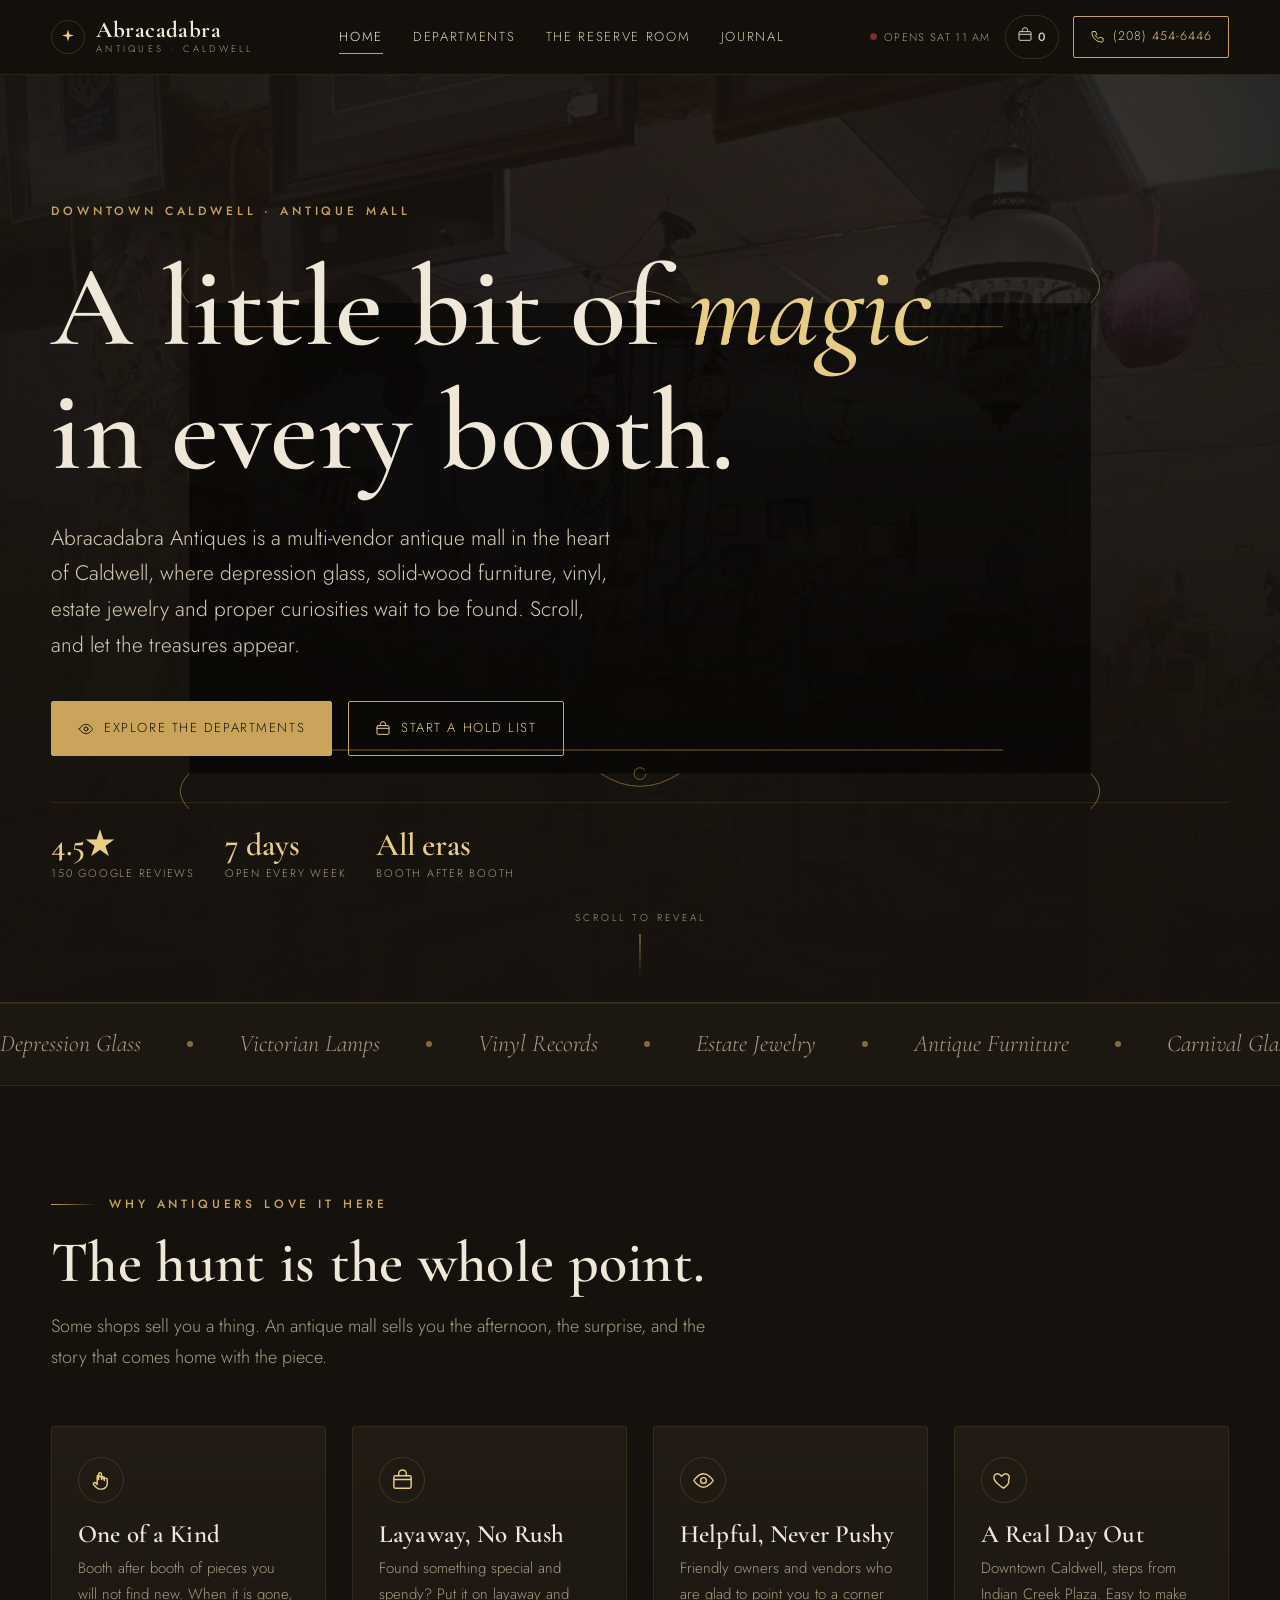
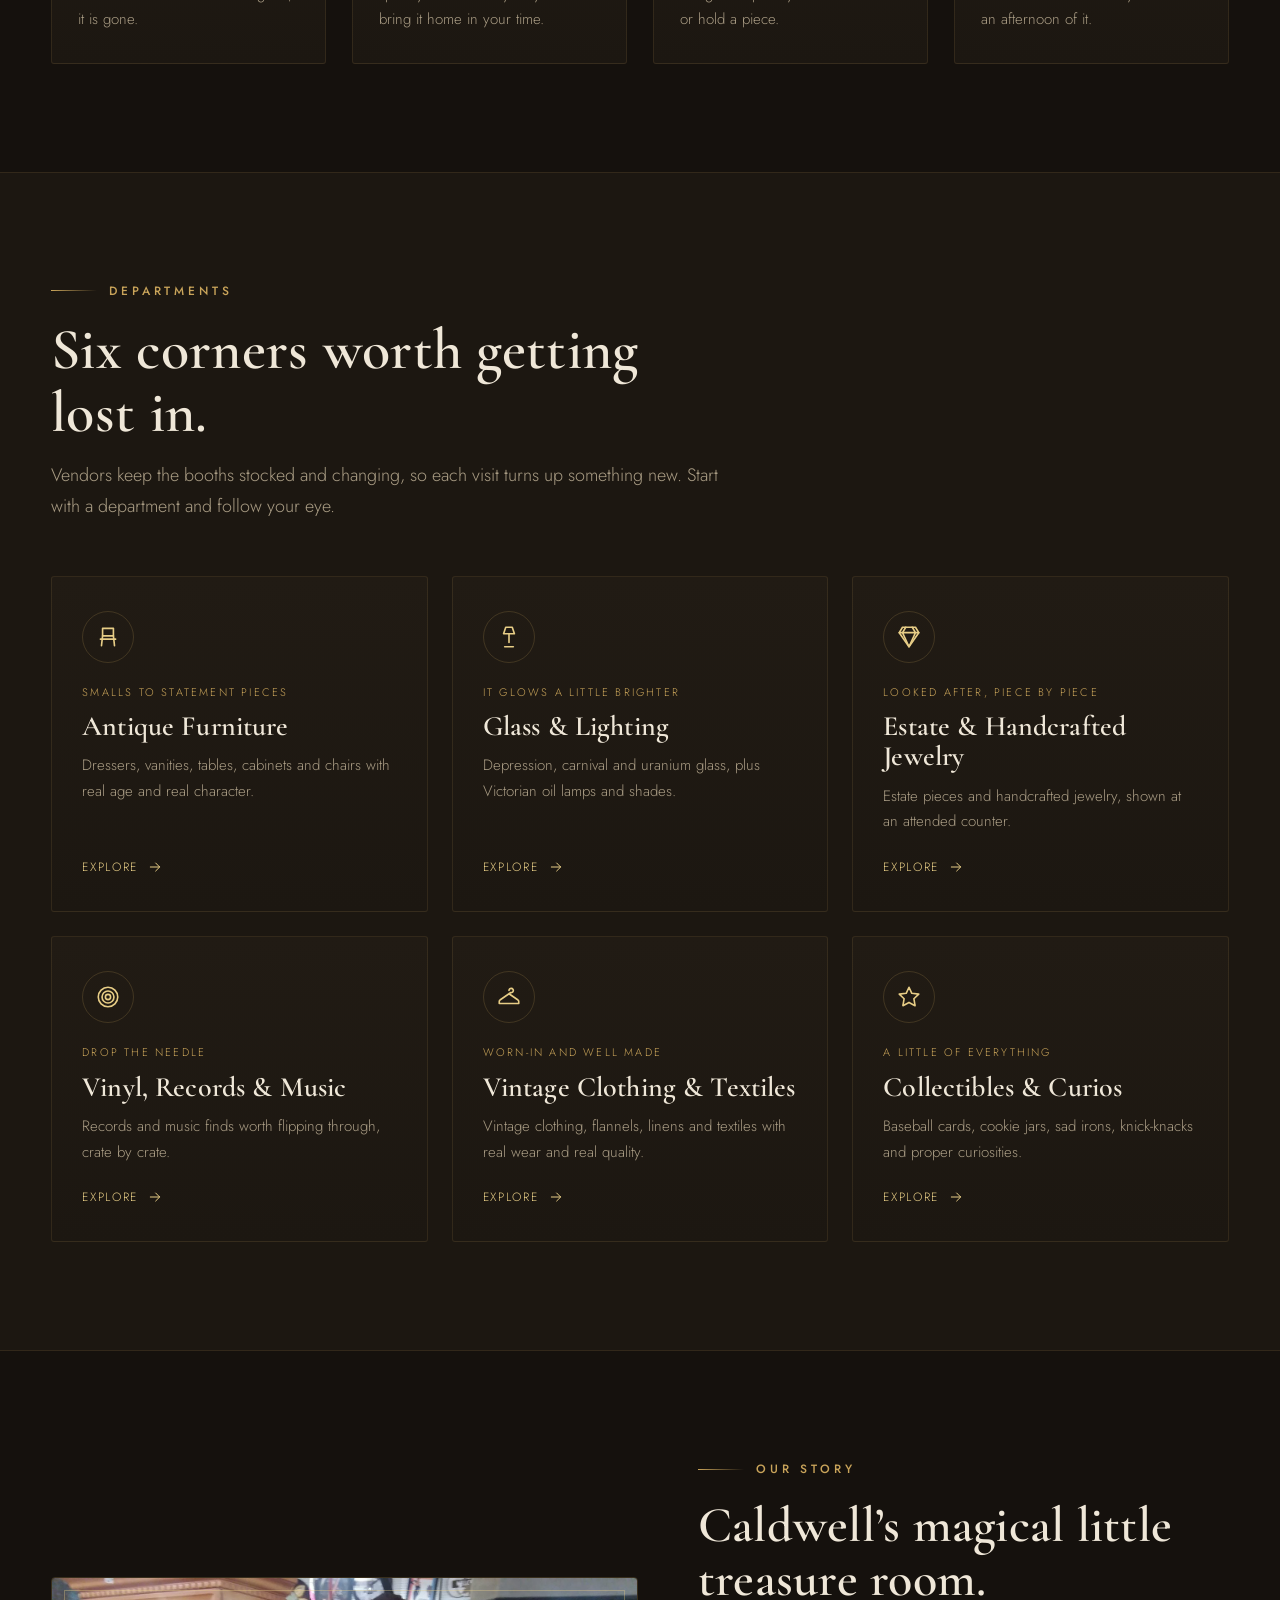
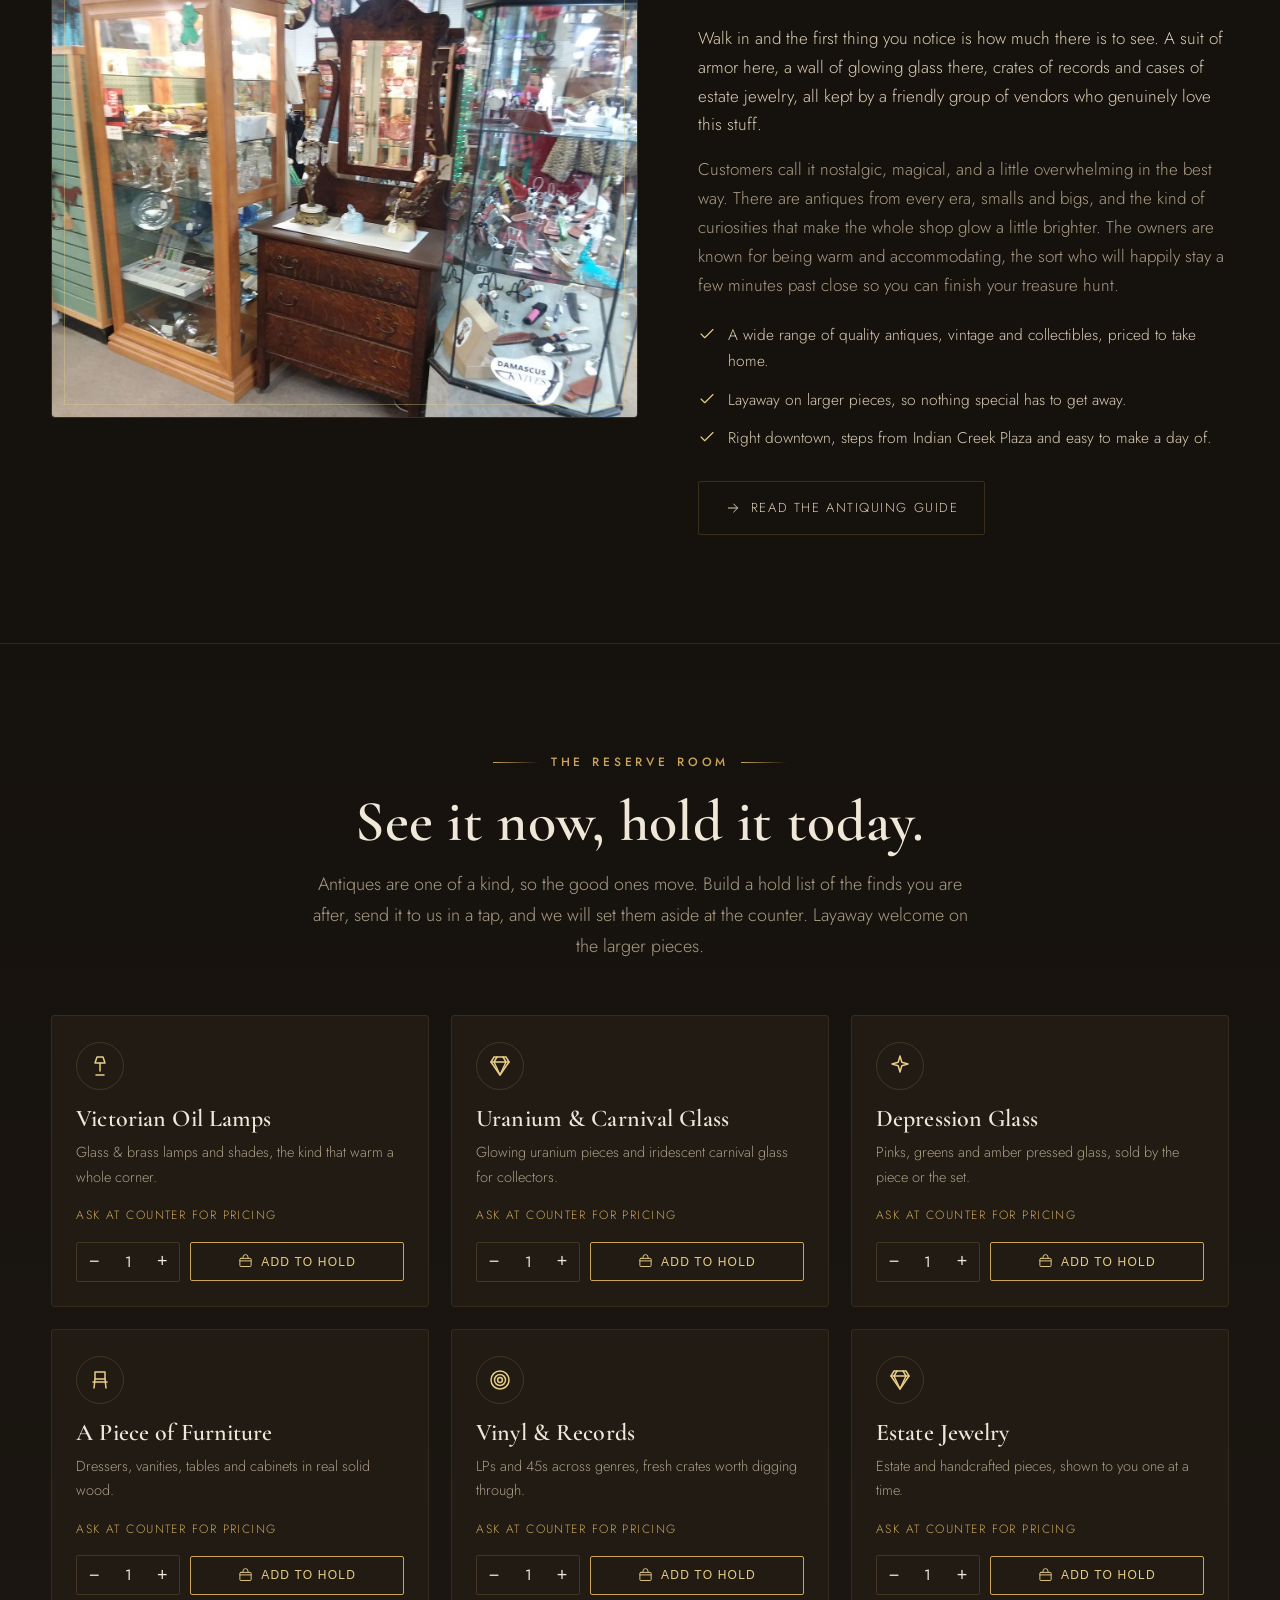
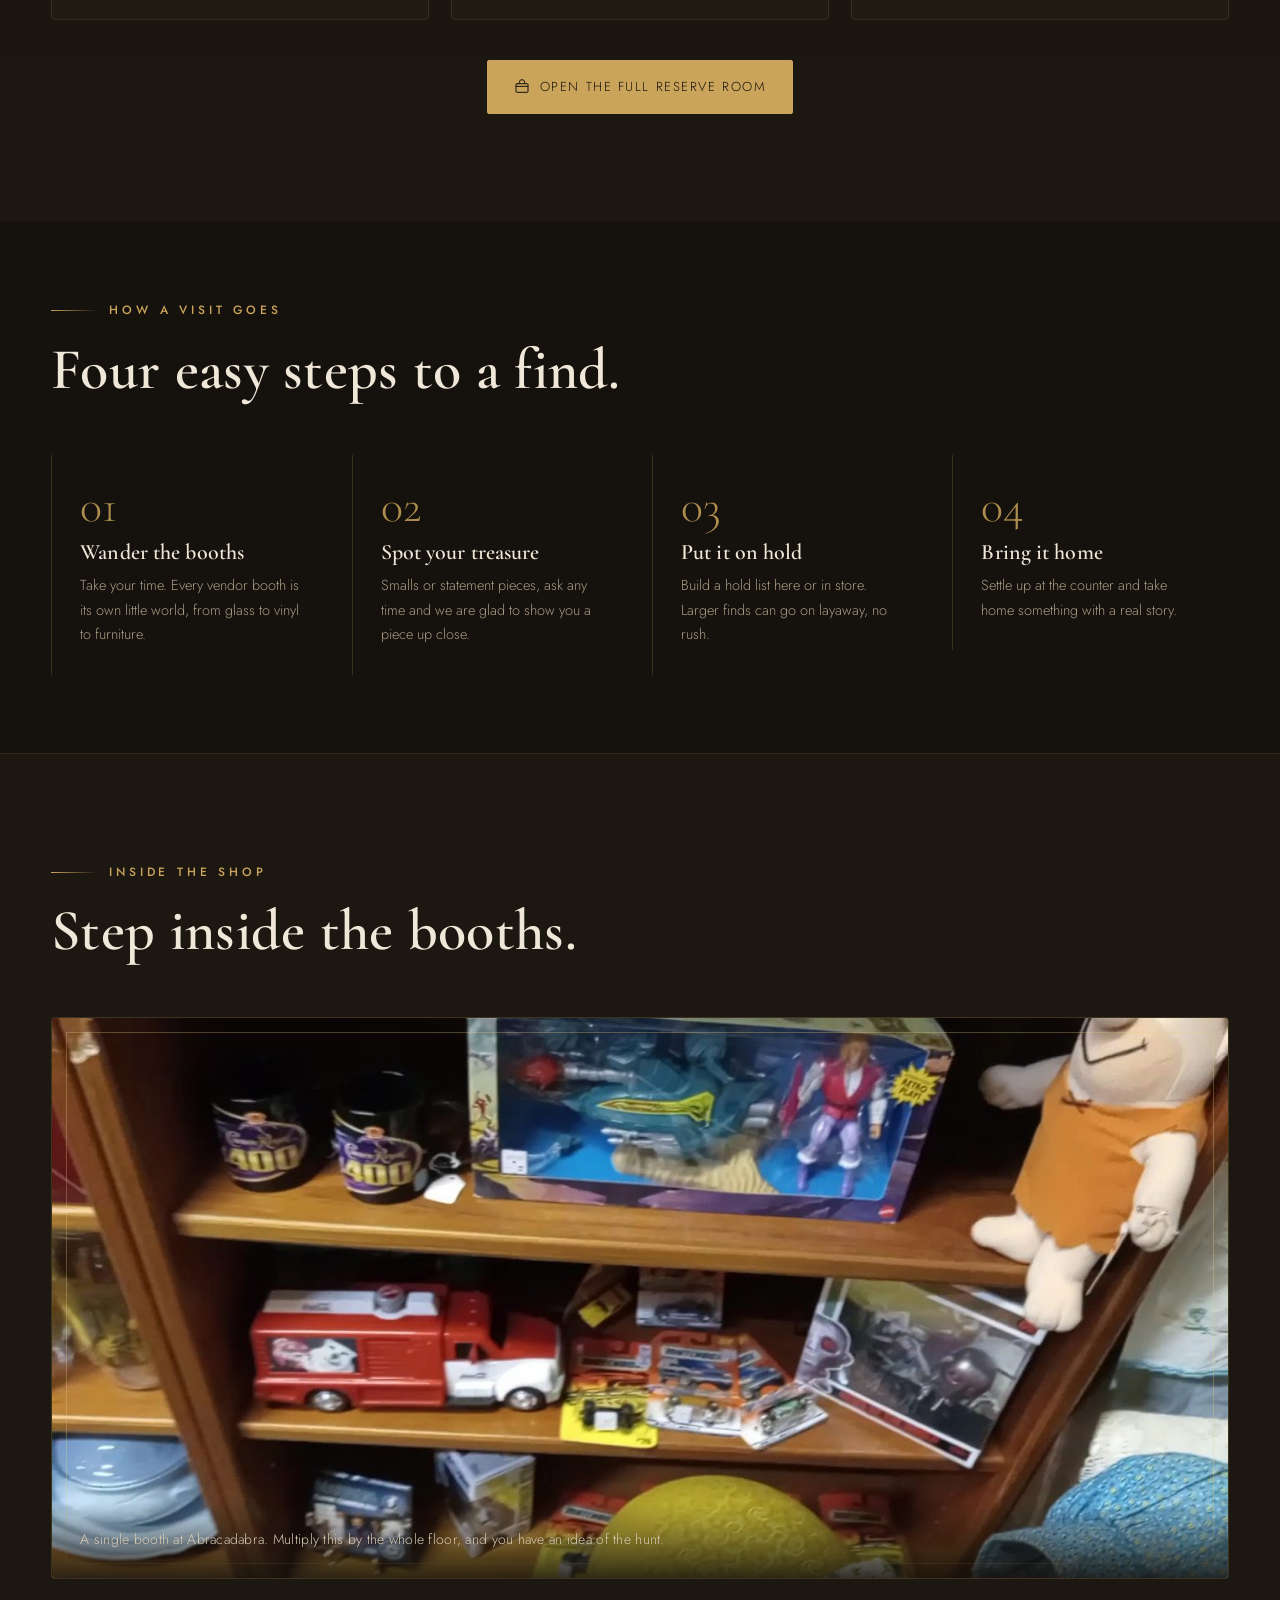
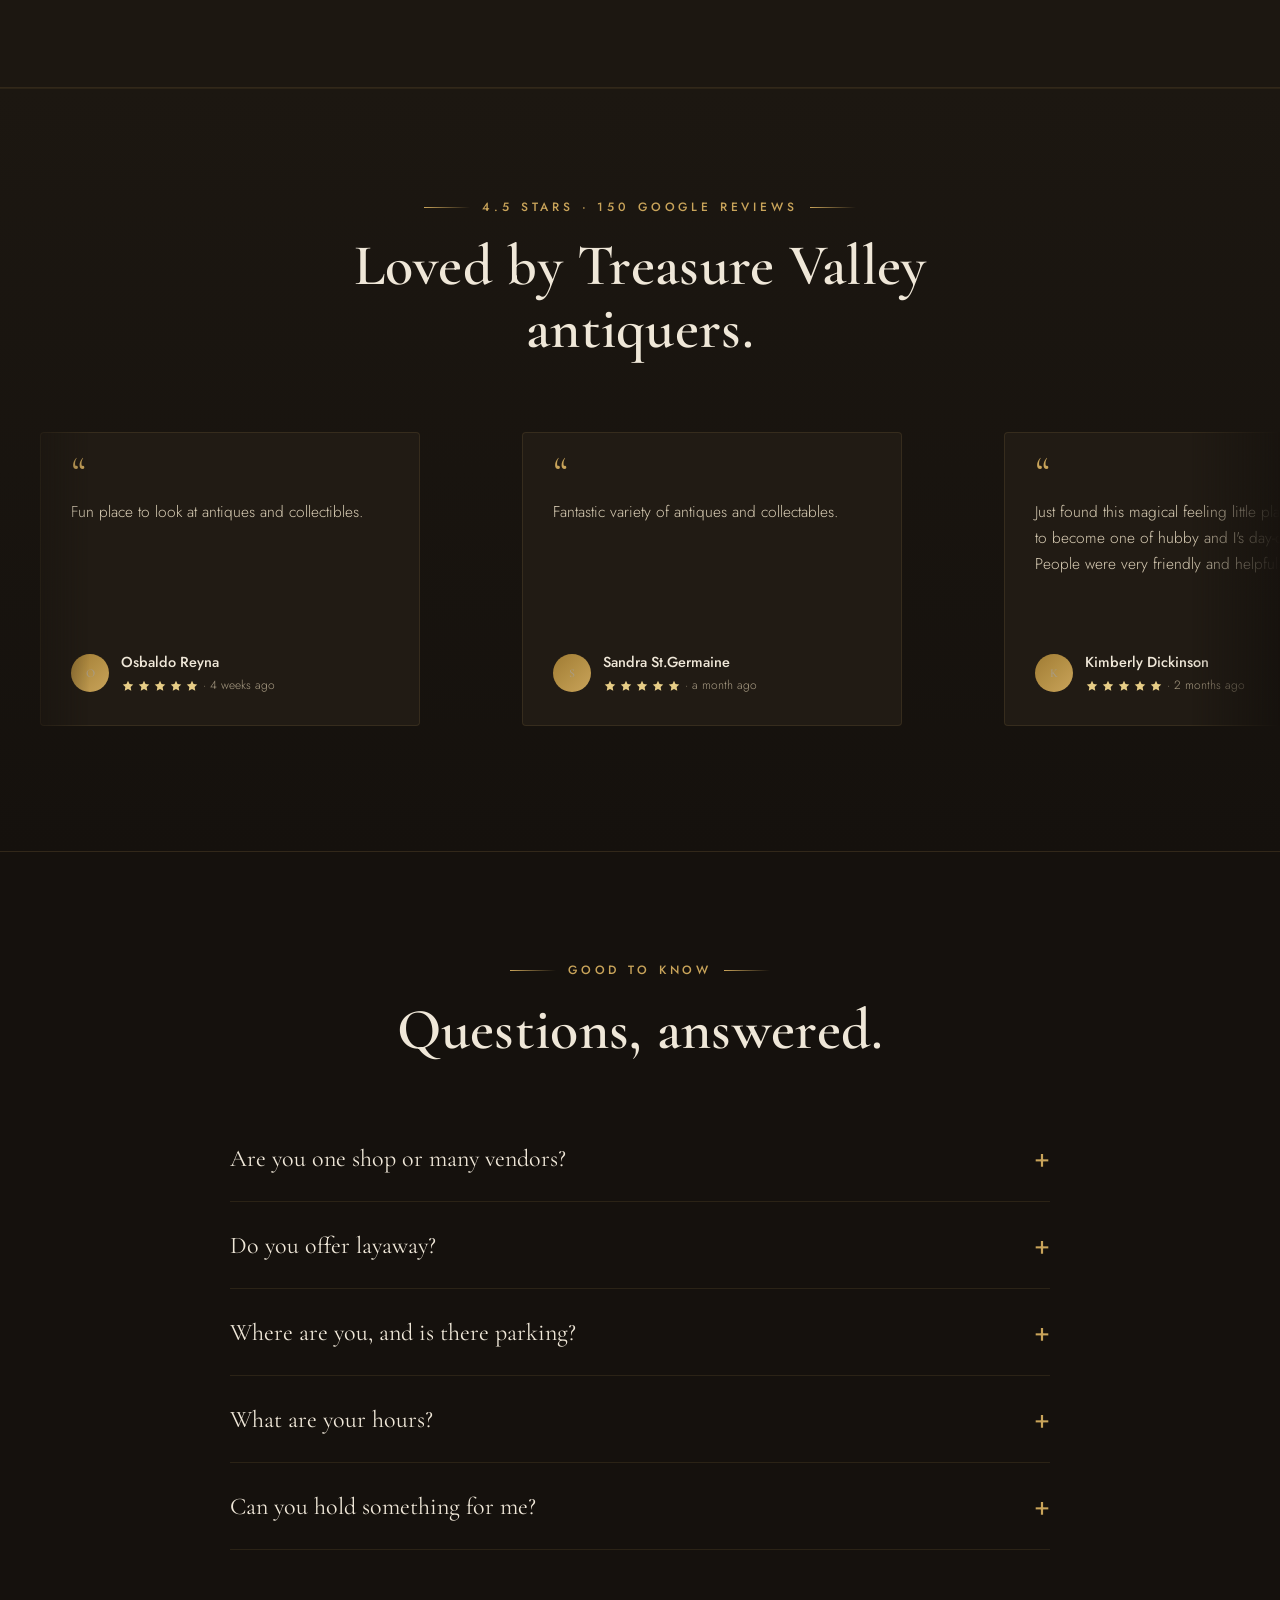
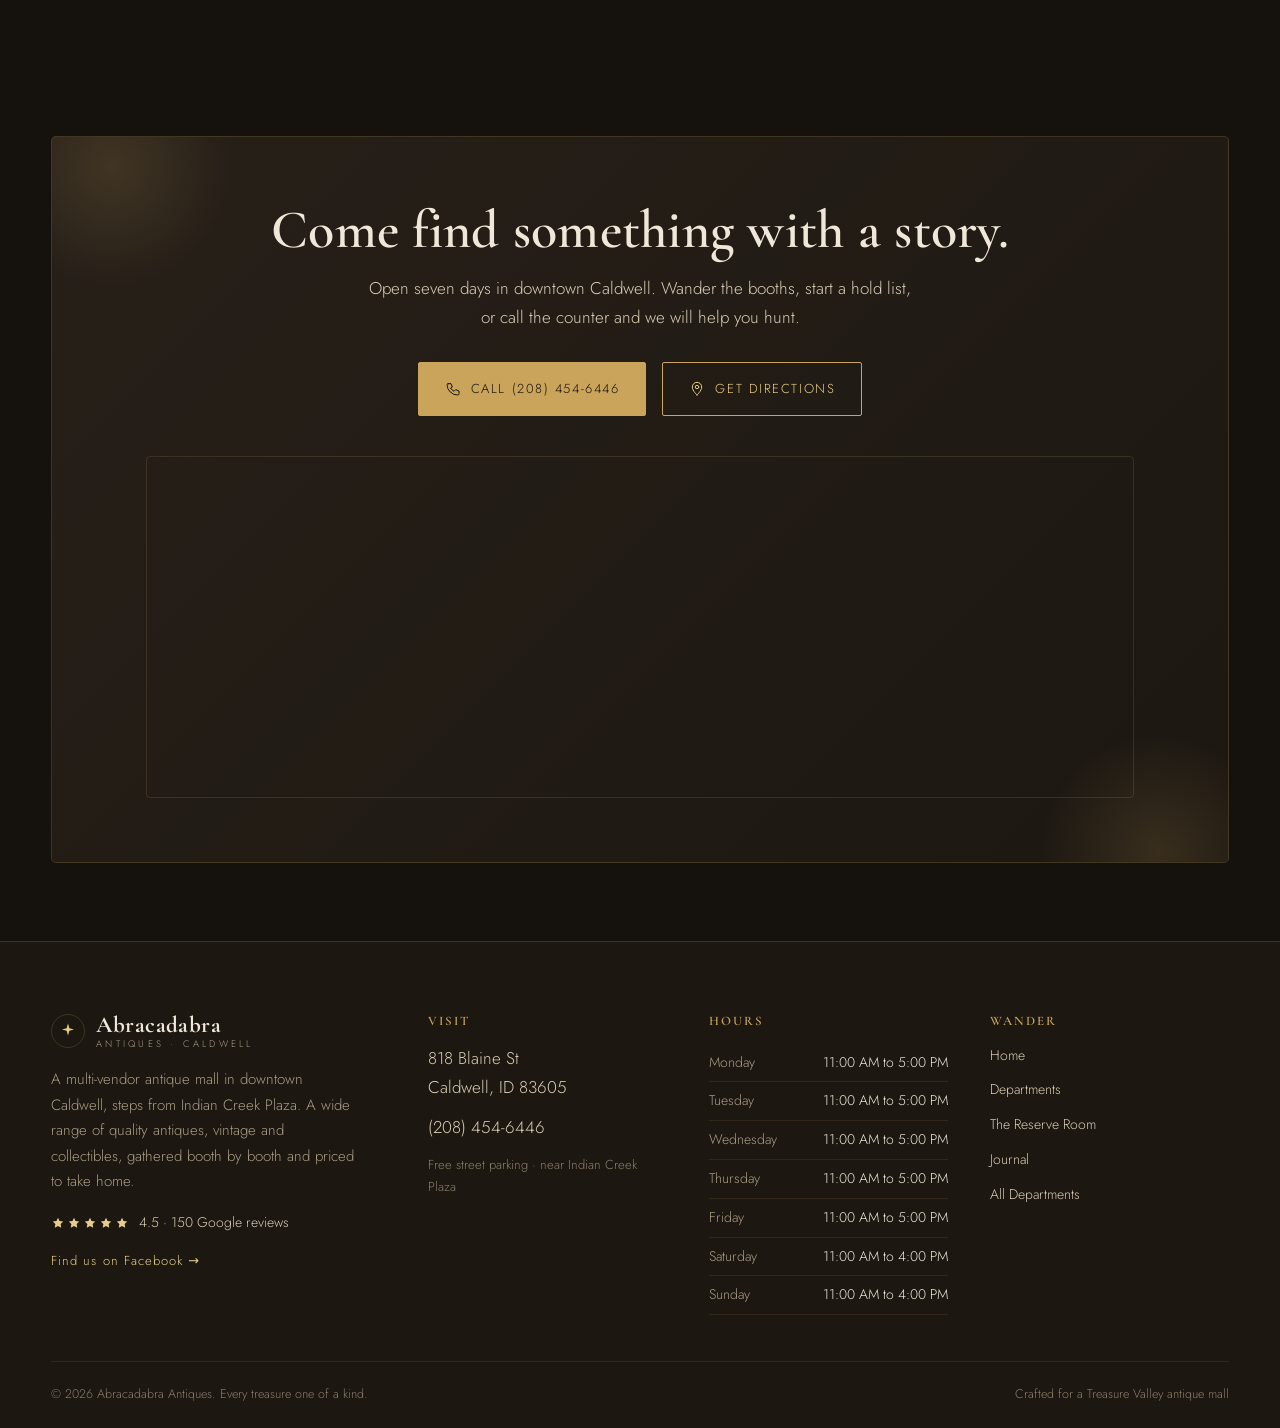
<file: index.html>
<!doctype html><html lang="en"><head><meta charset="utf-8"><meta name="viewport" content="width=device-width,initial-scale=1"><title>Abracadabra Antiques | Antique Mall in Downtown Caldwell, Idaho</title><meta name="description" content="Abracadabra Antiques is a multi-vendor antique mall in downtown Caldwell, ID. Depression and uranium glass, antique furniture, vinyl, estate jewelry and curiosities. Open 7 days. Layaway available."><link rel="canonical" href="https://abracadabra-antiques-caldwell.vercel.app/"><meta property="og:title" content="Abracadabra Antiques | Antique Mall in Downtown Caldwell, Idaho"><meta property="og:description" content="Abracadabra Antiques is a multi-vendor antique mall in downtown Caldwell, ID. Depression and uranium glass, antique furniture, vinyl, estate jewelry and curiosities. Open 7 days. Layaway available."><meta property="og:type" content="website"><meta property="og:image" content="https://abracadabra-antiques-caldwell.vercel.app/hero.jpg"><meta name="theme-color" content="#15110d"><link rel="preconnect" href="https://fonts.googleapis.com"><link rel="preconnect" href="https://fonts.gstatic.com" crossorigin><link href="https://fonts.googleapis.com/css2?family=Cormorant+Garamond:ital,wght@0,500;0,600;0,700;1,500;1,600&family=Jost:wght@300;400;500&display=swap" rel="stylesheet"><link rel="stylesheet" href="styles.css"><script type="application/ld+json">{"@context": "https://schema.org", "@type": ["Store", "AntiqueStore", "LocalBusiness"], "name": "Abracadabra Antiques", "image": "https://abracadabra-antiques-caldwell.vercel.app/hero.jpg", "url": "https://abracadabra-antiques-caldwell.vercel.app", "telephone": "(208) 454-6446", "priceRange": "$$", "address": {"@type": "PostalAddress", "streetAddress": "818 Blaine St", "addressLocality": "Caldwell", "addressRegion": "ID", "postalCode": "83605", "addressCountry": "US"}, "geo": {"@type": "GeoCoordinates", "latitude": 43.6644172, "longitude": -116.6884078}, "sameAs": ["https://www.facebook.com/p/Abracadabra-Antiques-100057351674582/"], "aggregateRating": {"@type": "AggregateRating", "ratingValue": "4.5", "reviewCount": "150"}, "openingHoursSpecification": [{"@type": "OpeningHoursSpecification", "dayOfWeek": ["Monday", "Tuesday", "Wednesday", "Thursday", "Friday"], "opens": "11:00", "closes": "17:00"}, {"@type": "OpeningHoursSpecification", "dayOfWeek": ["Saturday", "Sunday"], "opens": "11:00", "closes": "16:00"}]}</script><script type="application/ld+json">{"@context": "https://schema.org", "@type": "FAQPage", "mainEntity": [{"@type": "Question", "name": "Are you one shop or many vendors?", "acceptedAnswer": {"@type": "Answer", "text": "Abracadabra is a multi-vendor antique mall. Many independent vendors keep booths under one roof, which is why the variety is so wide and the selection changes so often."}}, {"@type": "Question", "name": "Do you offer layaway?", "acceptedAnswer": {"@type": "Answer", "text": "Yes. Layaway is a favorite here for larger or more spendy pieces. Ask at the counter and we will set it up so you can bring your find home in your own time."}}, {"@type": "Question", "name": "Where are you, and is there parking?", "acceptedAnswer": {"@type": "Answer", "text": "We are at 818 Blaine St in downtown Caldwell, steps from Indian Creek Plaza, with free street parking nearby. Easy to pair with lunch or a movie downtown."}}, {"@type": "Question", "name": "What are your hours?", "acceptedAnswer": {"@type": "Answer", "text": "We are open Monday through Friday 11:00 AM to 5:00 PM, and Saturday and Sunday 11:00 AM to 4:00 PM."}}, {"@type": "Question", "name": "Can you hold something for me?", "acceptedAnswer": {"@type": "Answer", "text": "Yes. Build a hold list on this site and send it to us by text or email, or call the counter, and we will set your finds aside."}}]}</script></head><body><a class="skip" href="#main">Skip to content</a><header class="site-head" id="siteHead"><div class="wrap head-in"><a class="brand" href="index.html" aria-label="Abracadabra Antiques home"><span class="brand-mark"><svg class="spk" viewBox="0 0 24 24" fill="none" stroke="currentColor" stroke-width="1.5" stroke-linecap="round" stroke-linejoin="round" aria-hidden="true"><path d="M12 2l1.8 6.2L20 10l-6.2 1.8L12 18l-1.8-6.2L4 10l6.2-1.8z"/></svg></span><span class="brand-txt"><span class="brand-name">Abracadabra</span><span class="brand-sub">ANTIQUES &middot; CALDWELL</span></span></a><nav class="nav" aria-label="Primary"><a class="nlink on" href="index.html" aria-current="page">Home</a><a class="nlink" href="departments.html">Departments</a><a class="nlink" href="shop.html">The Reserve Room</a><a class="nlink" href="journal.html">Journal</a></nav><div class="head-right"><span class="status" id="openStatus" aria-live="polite"><span class="dot"></span><span class="status-txt">Hours</span></span><a class="hold-chip" href="shop.html" data-open-cart aria-label="Your hold list"><span class="hc-ic"><svg class="ic" viewBox="0 0 24 24" fill="none" stroke="currentColor" stroke-width="1.5" stroke-linecap="round" stroke-linejoin="round" aria-hidden="true"><rect x="3" y="7" width="18" height="13" rx="1.5"/><path d="M3 11h18M8 7V5a4 4 0 0 1 8 0v2"/></svg></span><span id="holdCount" class="hc-num">0</span></a><a class="call-btn" href="tel:+12084546446"><svg class="ic" viewBox="0 0 24 24" fill="none" stroke="currentColor" stroke-width="1.5" stroke-linecap="round" stroke-linejoin="round" aria-hidden="true"><path d="M5 4h4l2 5-2.5 1.5a11 11 0 0 0 5 5L16 13l5 2v4a2 2 0 0 1-2 2A16 16 0 0 1 3 5a2 2 0 0 1 2-1z"/></svg><span>(208) 454-6446</span></a><button class="burger" id="burger" aria-label="Open menu" aria-expanded="false" aria-controls="mobileNav"><span></span><span></span><span></span></button></div></div><div class="mobile-nav" id="mobileNav" hidden><a href="index.html">Home</a><a href="departments.html">Departments</a><a href="shop.html">The Reserve Room</a><a href="journal.html">Journal</a><a class="m-call" href="tel:+12084546446"><svg class="ic" viewBox="0 0 24 24" fill="none" stroke="currentColor" stroke-width="1.5" stroke-linecap="round" stroke-linejoin="round" aria-hidden="true"><path d="M5 4h4l2 5-2.5 1.5a11 11 0 0 0 5 5L16 13l5 2v4a2 2 0 0 1-2 2A16 16 0 0 1 3 5a2 2 0 0 1 2-1z"/></svg> Call (208) 454-6446</a></div></header><main id="main"><section class="hero"><div class="hero-bg"><img src="hero.jpg" alt="Inside Abracadabra Antiques: a treasure-packed booth with a suit of armor, lamps and curiosities"></div><div class="hero-grain"></div><div class="hero-frame" aria-hidden="true"><svg viewBox="0 0 1000 560" preserveAspectRatio="xMidYMid meet"><g data-draw><rect x="40" y="40" width="920" height="480"/><line x1="40" y1="64" x2="960" y2="64"/><line x1="40" y1="496" x2="960" y2="496"/><path d="M40 40 q-18 -18 0 -36 M960 40 q18 -18 0 -36 M40 520 q-18 18 0 36 M960 520 q18 18 0 36"/><path d="M460 40 q40 -26 80 0 M460 520 q40 26 80 0"/><circle cx="500" cy="40" r="6"/><circle cx="500" cy="520" r="6"/></g></svg></div><div class="hero-in"><div class="hero-eye reveal d1"><span class="kicker">Downtown Caldwell &middot; Antique Mall</span></div><h1 class="reveal d2">A little bit of <span class="gold">magic</span><br>in every booth.</h1><p class="hero-sub reveal d3">Abracadabra Antiques is a multi-vendor antique mall in the heart of Caldwell, where depression glass, solid-wood furniture, vinyl, estate jewelry and proper curiosities wait to be found. Scroll, and let the treasures appear.</p><div class="hero-cta reveal d4"><a class="btn solid" href="departments.html"><svg class="ic" viewBox="0 0 24 24" fill="none" stroke="currentColor" stroke-width="1.5" stroke-linecap="round" stroke-linejoin="round" aria-hidden="true"><path d="M2 12s4-7 10-7 10 7 10 7-4 7-10 7-10-7-10-7z"/><circle cx="12" cy="12" r="3"/></svg> Explore the departments</a><a class="btn" href="shop.html"><svg class="ic" viewBox="0 0 24 24" fill="none" stroke="currentColor" stroke-width="1.5" stroke-linecap="round" stroke-linejoin="round" aria-hidden="true"><rect x="3" y="7" width="18" height="13" rx="1.5"/><path d="M3 11h18M8 7V5a4 4 0 0 1 8 0v2"/></svg> Start a hold list</a></div><div class="hero-meta reveal d4"><div class="m"><b>4.5&#9733;</b><span>150 Google reviews</span></div><div class="m"><b>7 days</b><span>Open every week</span></div><div class="m"><b>All eras</b><span>Booth after booth</span></div></div></div><div class="scroll-hint"><span>Scroll to reveal</span><span class="bar"></span></div></section><div class="marquee"><div class="track"><span>Depression Glass</span><span>Victorian Lamps</span><span>Vinyl Records</span><span>Estate Jewelry</span><span>Antique Furniture</span><span>Carnival Glass</span><span>Vintage Flannels</span><span>Curiosities</span><span>Depression Glass</span><span>Victorian Lamps</span><span>Vinyl Records</span><span>Estate Jewelry</span><span>Antique Furniture</span><span>Carnival Glass</span><span>Vintage Flannels</span><span>Curiosities</span></div></div><section class="sec"><div class="wrap"><div class="sec-head reveal"><div class="eyebrow"><span class="ln"></span><span class="kicker">Why antiquers love it here</span></div><h2>The hunt is the whole point.</h2><p>Some shops sell you a thing. An antique mall sells you the afternoon, the surprise, and the story that comes home with the piece.</p></div><div class="promise"><div class="reveal"><div class="pcard"><div class="pic"><svg class="ic" viewBox="0 0 24 24" fill="none" stroke="currentColor" stroke-width="1.5" stroke-linecap="round" stroke-linejoin="round" aria-hidden="true"><path d="M9 11V5.5a1.5 1.5 0 0 1 3 0V11m0-1.5a1.5 1.5 0 0 1 3 0V12m0-1a1.5 1.5 0 0 1 3 0v4a6 6 0 0 1-6 6h-1.6a5 5 0 0 1-3.8-1.8L4 16.5s-1-1.2 0-2 2 .2 2 .2l1.5 1.5V8a1.5 1.5 0 0 1 1.5-1.5z"/></svg></div><h3>One of a Kind</h3><p>Booth after booth of pieces you will not find new. When it is gone, it is gone.</p></div></div><div class="reveal"><div class="pcard"><div class="pic"><svg class="ic" viewBox="0 0 24 24" fill="none" stroke="currentColor" stroke-width="1.5" stroke-linecap="round" stroke-linejoin="round" aria-hidden="true"><rect x="3" y="7" width="18" height="13" rx="1.5"/><path d="M3 11h18M8 7V5a4 4 0 0 1 8 0v2"/></svg></div><h3>Layaway, No Rush</h3><p>Found something special and spendy? Put it on layaway and bring it home in your time.</p></div></div><div class="reveal"><div class="pcard"><div class="pic"><svg class="ic" viewBox="0 0 24 24" fill="none" stroke="currentColor" stroke-width="1.5" stroke-linecap="round" stroke-linejoin="round" aria-hidden="true"><path d="M2 12s4-7 10-7 10 7 10 7-4 7-10 7-10-7-10-7z"/><circle cx="12" cy="12" r="3"/></svg></div><h3>Helpful, Never Pushy</h3><p>Friendly owners and vendors who are glad to point you to a corner or hold a piece.</p></div></div><div class="reveal"><div class="pcard"><div class="pic"><svg class="ic" viewBox="0 0 24 24" fill="none" stroke="currentColor" stroke-width="1.5" stroke-linecap="round" stroke-linejoin="round" aria-hidden="true"><path d="M12 20s-7-4.5-9.2-8.3C1 8.5 2.3 5 5.6 5c1.9 0 3.2 1.1 4.4 2.6C11.2 6.1 12.5 5 14.4 5c3.3 0 4.6 3.5 2.8 6.7C19 15.5 12 20 12 20z"/></svg></div><h3>A Real Day Out</h3><p>Downtown Caldwell, steps from Indian Creek Plaza. Easy to make an afternoon of it.</p></div></div></div></div></section><section class="sec" style="background:var(--bg2);border-top:1px solid var(--line2);border-bottom:1px solid var(--line2)"><div class="wrap"><div class="sec-head reveal"><div class="eyebrow"><span class="ln"></span><span class="kicker">Departments</span></div><h2>Six corners worth getting lost in.</h2><p>Vendors keep the booths stocked and changing, so each visit turns up something new. Start with a department and follow your eye.</p></div><div class="dept-grid"><a class="reveal" href="antique-furniture.html" style="display:flex"><div class="dcard"><div class="dic"><svg class="ic" viewBox="0 0 24 24" fill="none" stroke="currentColor" stroke-width="1.5" stroke-linecap="round" stroke-linejoin="round" aria-hidden="true"><path d="M7 4h10v7H7z"/><path d="M7 11l-1 9M17 11l1 9M5 14h14"/></svg></div><div class="dk">Smalls to statement pieces</div><h3>Antique Furniture</h3><p>Dressers, vanities, tables, cabinets and chairs with real age and real character.</p><span class="dgo">Explore <svg class="ic" viewBox="0 0 24 24" fill="none" stroke="currentColor" stroke-width="1.5" stroke-linecap="round" stroke-linejoin="round" aria-hidden="true"><path d="M5 12h14M13 6l6 6-6 6"/></svg></span></div></a><a class="reveal" href="glass-and-lighting.html" style="display:flex"><div class="dcard"><div class="dic"><svg class="ic" viewBox="0 0 24 24" fill="none" stroke="currentColor" stroke-width="1.5" stroke-linecap="round" stroke-linejoin="round" aria-hidden="true"><path d="M9 3h6l2 6H7z"/><path d="M12 9v8M8 21h8"/></svg></div><div class="dk">It glows a little brighter</div><h3>Glass & Lighting</h3><p>Depression, carnival and uranium glass, plus Victorian oil lamps and shades.</p><span class="dgo">Explore <svg class="ic" viewBox="0 0 24 24" fill="none" stroke="currentColor" stroke-width="1.5" stroke-linecap="round" stroke-linejoin="round" aria-hidden="true"><path d="M5 12h14M13 6l6 6-6 6"/></svg></span></div></a><a class="reveal" href="estate-and-handcrafted-jewelry.html" style="display:flex"><div class="dcard"><div class="dic"><svg class="ic" viewBox="0 0 24 24" fill="none" stroke="currentColor" stroke-width="1.5" stroke-linecap="round" stroke-linejoin="round" aria-hidden="true"><path d="M6 3h12l3 5-9 13L3 8z"/><path d="M3 8h18M9 3l-3 5 6 13 6-13-3-5"/></svg></div><div class="dk">Looked after, piece by piece</div><h3>Estate & Handcrafted Jewelry</h3><p>Estate pieces and handcrafted jewelry, shown at an attended counter.</p><span class="dgo">Explore <svg class="ic" viewBox="0 0 24 24" fill="none" stroke="currentColor" stroke-width="1.5" stroke-linecap="round" stroke-linejoin="round" aria-hidden="true"><path d="M5 12h14M13 6l6 6-6 6"/></svg></span></div></a><a class="reveal" href="vinyl-records-and-music.html" style="display:flex"><div class="dcard"><div class="dic"><svg class="ic" viewBox="0 0 24 24" fill="none" stroke="currentColor" stroke-width="1.5" stroke-linecap="round" stroke-linejoin="round" aria-hidden="true"><circle cx="12" cy="12" r="9"/><circle cx="12" cy="12" r="2.4"/><circle cx="12" cy="12" r="5.5"/></svg></div><div class="dk">Drop the needle</div><h3>Vinyl, Records & Music</h3><p>Records and music finds worth flipping through, crate by crate.</p><span class="dgo">Explore <svg class="ic" viewBox="0 0 24 24" fill="none" stroke="currentColor" stroke-width="1.5" stroke-linecap="round" stroke-linejoin="round" aria-hidden="true"><path d="M5 12h14M13 6l6 6-6 6"/></svg></span></div></a><a class="reveal" href="vintage-clothing-and-textiles.html" style="display:flex"><div class="dcard"><div class="dic"><svg class="ic" viewBox="0 0 24 24" fill="none" stroke="currentColor" stroke-width="1.5" stroke-linecap="round" stroke-linejoin="round" aria-hidden="true"><path d="M12 6a2 2 0 1 1 1.4 1.9L12 9l8 5.5a2 2 0 0 1 1 1.7V18H3v-1.8a2 2 0 0 1 1-1.7L12 9"/></svg></div><div class="dk">Worn-in and well made</div><h3>Vintage Clothing & Textiles</h3><p>Vintage clothing, flannels, linens and textiles with real wear and real quality.</p><span class="dgo">Explore <svg class="ic" viewBox="0 0 24 24" fill="none" stroke="currentColor" stroke-width="1.5" stroke-linecap="round" stroke-linejoin="round" aria-hidden="true"><path d="M5 12h14M13 6l6 6-6 6"/></svg></span></div></a><a class="reveal" href="collectibles-and-curios.html" style="display:flex"><div class="dcard"><div class="dic"><svg class="ic" viewBox="0 0 24 24" fill="none" stroke="currentColor" stroke-width="1.5" stroke-linecap="round" stroke-linejoin="round" aria-hidden="true"><path d="M12 3l2.6 5.6L21 9.3l-4.5 4.3 1.1 6.4L12 17l-5.6 3 1.1-6.4L3 9.3l6.4-.7z"/></svg></div><div class="dk">A little of everything</div><h3>Collectibles & Curios</h3><p>Baseball cards, cookie jars, sad irons, knick-knacks and proper curiosities.</p><span class="dgo">Explore <svg class="ic" viewBox="0 0 24 24" fill="none" stroke="currentColor" stroke-width="1.5" stroke-linecap="round" stroke-linejoin="round" aria-hidden="true"><path d="M5 12h14M13 6l6 6-6 6"/></svg></span></div></a></div></div></section><section class="sec"><div class="wrap"><div class="split"><div class="s-media reveal"><img src="cabinets.jpg" alt="Glass display cases full of glassware beside an antique oak vanity at Abracadabra Antiques"><span class="frameline"></span></div><div class="s-body reveal d2"><div class="eyebrow"><span class="ln"></span><span class="kicker">Our story</span></div><h2>Caldwell&rsquo;s magical little treasure room.</h2><p>Walk in and the first thing you notice is how much there is to see. A suit of armor here, a wall of glowing glass there, crates of records and cases of estate jewelry, all kept by a friendly group of vendors who genuinely love this stuff.</p><p class="muted">Customers call it nostalgic, magical, and a little overwhelming in the best way. There are antiques from every era, smalls and bigs, and the kind of curiosities that make the whole shop glow a little brighter. The owners are known for being warm and accommodating, the sort who will happily stay a few minutes past close so you can finish your treasure hunt.</p><ul class="s-list"><li><svg class="ic" viewBox="0 0 24 24" fill="none" stroke="currentColor" stroke-width="1.5" stroke-linecap="round" stroke-linejoin="round" aria-hidden="true"><path d="M4 12l5 5L20 6"/></svg>A wide range of quality antiques, vintage and collectibles, priced to take home.</li><li><svg class="ic" viewBox="0 0 24 24" fill="none" stroke="currentColor" stroke-width="1.5" stroke-linecap="round" stroke-linejoin="round" aria-hidden="true"><path d="M4 12l5 5L20 6"/></svg>Layaway on larger pieces, so nothing special has to get away.</li><li><svg class="ic" viewBox="0 0 24 24" fill="none" stroke="currentColor" stroke-width="1.5" stroke-linecap="round" stroke-linejoin="round" aria-hidden="true"><path d="M4 12l5 5L20 6"/></svg>Right downtown, steps from Indian Creek Plaza and easy to make a day of.</li></ul><div style="margin-top:30px"><a class="btn ghost" href="journal.html"><svg class="ic" viewBox="0 0 24 24" fill="none" stroke="currentColor" stroke-width="1.5" stroke-linecap="round" stroke-linejoin="round" aria-hidden="true"><path d="M5 12h14M13 6l6 6-6 6"/></svg> Read the antiquing guide</a></div></div></div></div></section><section class="sec" id="reserve" style="background:linear-gradient(180deg,var(--bg),var(--bg2));border-top:1px solid var(--line2)"><div class="wrap"><div class="sec-head center reveal"><div class="eyebrow" style="justify-content:center"><span class="ln"></span><span class="kicker">The Reserve Room</span><span class="ln"></span></div><h2>See it now, hold it today.</h2><p>Antiques are one of a kind, so the good ones move. Build a hold list of the finds you are after, send it to us in a tap, and we will set them aside at the counter. Layaway welcome on the larger pieces.</p></div><div class="shop-grid"><div class="reveal" style="display:flex"><div class="pcardx" data-add data-id="oil-lamps" data-name="Victorian Oil Lamps"><div class="pcap"><div class="pic2"><svg class="ic" viewBox="0 0 24 24" fill="none" stroke="currentColor" stroke-width="1.5" stroke-linecap="round" stroke-linejoin="round" aria-hidden="true"><path d="M9 3h6l2 6H7z"/><path d="M12 9v8M8 21h8"/></svg></div><h3>Victorian Oil Lamps</h3><p>Glass & brass lamps and shades, the kind that warm a whole corner.</p><div class="price">Ask at counter for pricing</div><div class="add-row"><div class="qty"><button class="qminus" type="button" aria-label="Decrease">&minus;</button><input class="qv" type="number" value="1" min="1" aria-label="Quantity"><button class="qplus" type="button" aria-label="Increase">+</button></div><button class="add-btn" type="button"><svg class="ic" viewBox="0 0 24 24" fill="none" stroke="currentColor" stroke-width="1.5" stroke-linecap="round" stroke-linejoin="round" aria-hidden="true"><rect x="3" y="7" width="18" height="13" rx="1.5"/><path d="M3 11h18M8 7V5a4 4 0 0 1 8 0v2"/></svg><span class="lbl">Add to hold</span></button></div></div></div></div><div class="reveal" style="display:flex"><div class="pcardx" data-add data-id="uranium-glass" data-name="Uranium & Carnival Glass"><div class="pcap"><div class="pic2"><svg class="ic" viewBox="0 0 24 24" fill="none" stroke="currentColor" stroke-width="1.5" stroke-linecap="round" stroke-linejoin="round" aria-hidden="true"><path d="M6 3h12l3 5-9 13L3 8z"/><path d="M3 8h18M9 3l-3 5 6 13 6-13-3-5"/></svg></div><h3>Uranium & Carnival Glass</h3><p>Glowing uranium pieces and iridescent carnival glass for collectors.</p><div class="price">Ask at counter for pricing</div><div class="add-row"><div class="qty"><button class="qminus" type="button" aria-label="Decrease">&minus;</button><input class="qv" type="number" value="1" min="1" aria-label="Quantity"><button class="qplus" type="button" aria-label="Increase">+</button></div><button class="add-btn" type="button"><svg class="ic" viewBox="0 0 24 24" fill="none" stroke="currentColor" stroke-width="1.5" stroke-linecap="round" stroke-linejoin="round" aria-hidden="true"><rect x="3" y="7" width="18" height="13" rx="1.5"/><path d="M3 11h18M8 7V5a4 4 0 0 1 8 0v2"/></svg><span class="lbl">Add to hold</span></button></div></div></div></div><div class="reveal" style="display:flex"><div class="pcardx" data-add data-id="depression-glass" data-name="Depression Glass"><div class="pcap"><div class="pic2"><svg class="ic" viewBox="0 0 24 24" fill="none" stroke="currentColor" stroke-width="1.5" stroke-linecap="round" stroke-linejoin="round" aria-hidden="true"><path d="M12 2l1.8 6.2L20 10l-6.2 1.8L12 18l-1.8-6.2L4 10l6.2-1.8z"/></svg></div><h3>Depression Glass</h3><p>Pinks, greens and amber pressed glass, sold by the piece or the set.</p><div class="price">Ask at counter for pricing</div><div class="add-row"><div class="qty"><button class="qminus" type="button" aria-label="Decrease">&minus;</button><input class="qv" type="number" value="1" min="1" aria-label="Quantity"><button class="qplus" type="button" aria-label="Increase">+</button></div><button class="add-btn" type="button"><svg class="ic" viewBox="0 0 24 24" fill="none" stroke="currentColor" stroke-width="1.5" stroke-linecap="round" stroke-linejoin="round" aria-hidden="true"><rect x="3" y="7" width="18" height="13" rx="1.5"/><path d="M3 11h18M8 7V5a4 4 0 0 1 8 0v2"/></svg><span class="lbl">Add to hold</span></button></div></div></div></div><div class="reveal" style="display:flex"><div class="pcardx" data-add data-id="antique-furniture" data-name="A Piece of Furniture"><div class="pcap"><div class="pic2"><svg class="ic" viewBox="0 0 24 24" fill="none" stroke="currentColor" stroke-width="1.5" stroke-linecap="round" stroke-linejoin="round" aria-hidden="true"><path d="M7 4h10v7H7z"/><path d="M7 11l-1 9M17 11l1 9M5 14h14"/></svg></div><h3>A Piece of Furniture</h3><p>Dressers, vanities, tables and cabinets in real solid wood.</p><div class="price">Ask at counter for pricing</div><div class="add-row"><div class="qty"><button class="qminus" type="button" aria-label="Decrease">&minus;</button><input class="qv" type="number" value="1" min="1" aria-label="Quantity"><button class="qplus" type="button" aria-label="Increase">+</button></div><button class="add-btn" type="button"><svg class="ic" viewBox="0 0 24 24" fill="none" stroke="currentColor" stroke-width="1.5" stroke-linecap="round" stroke-linejoin="round" aria-hidden="true"><rect x="3" y="7" width="18" height="13" rx="1.5"/><path d="M3 11h18M8 7V5a4 4 0 0 1 8 0v2"/></svg><span class="lbl">Add to hold</span></button></div></div></div></div><div class="reveal" style="display:flex"><div class="pcardx" data-add data-id="vinyl-records" data-name="Vinyl & Records"><div class="pcap"><div class="pic2"><svg class="ic" viewBox="0 0 24 24" fill="none" stroke="currentColor" stroke-width="1.5" stroke-linecap="round" stroke-linejoin="round" aria-hidden="true"><circle cx="12" cy="12" r="9"/><circle cx="12" cy="12" r="2.4"/><circle cx="12" cy="12" r="5.5"/></svg></div><h3>Vinyl & Records</h3><p>LPs and 45s across genres, fresh crates worth digging through.</p><div class="price">Ask at counter for pricing</div><div class="add-row"><div class="qty"><button class="qminus" type="button" aria-label="Decrease">&minus;</button><input class="qv" type="number" value="1" min="1" aria-label="Quantity"><button class="qplus" type="button" aria-label="Increase">+</button></div><button class="add-btn" type="button"><svg class="ic" viewBox="0 0 24 24" fill="none" stroke="currentColor" stroke-width="1.5" stroke-linecap="round" stroke-linejoin="round" aria-hidden="true"><rect x="3" y="7" width="18" height="13" rx="1.5"/><path d="M3 11h18M8 7V5a4 4 0 0 1 8 0v2"/></svg><span class="lbl">Add to hold</span></button></div></div></div></div><div class="reveal" style="display:flex"><div class="pcardx" data-add data-id="estate-jewelry" data-name="Estate Jewelry"><div class="pcap"><div class="pic2"><svg class="ic" viewBox="0 0 24 24" fill="none" stroke="currentColor" stroke-width="1.5" stroke-linecap="round" stroke-linejoin="round" aria-hidden="true"><path d="M6 3h12l3 5-9 13L3 8z"/><path d="M3 8h18M9 3l-3 5 6 13 6-13-3-5"/></svg></div><h3>Estate Jewelry</h3><p>Estate and handcrafted pieces, shown to you one at a time.</p><div class="price">Ask at counter for pricing</div><div class="add-row"><div class="qty"><button class="qminus" type="button" aria-label="Decrease">&minus;</button><input class="qv" type="number" value="1" min="1" aria-label="Quantity"><button class="qplus" type="button" aria-label="Increase">+</button></div><button class="add-btn" type="button"><svg class="ic" viewBox="0 0 24 24" fill="none" stroke="currentColor" stroke-width="1.5" stroke-linecap="round" stroke-linejoin="round" aria-hidden="true"><rect x="3" y="7" width="18" height="13" rx="1.5"/><path d="M3 11h18M8 7V5a4 4 0 0 1 8 0v2"/></svg><span class="lbl">Add to hold</span></button></div></div></div></div></div><div style="text-align:center;margin-top:40px"><a class="btn solid" href="shop.html"><svg class="ic" viewBox="0 0 24 24" fill="none" stroke="currentColor" stroke-width="1.5" stroke-linecap="round" stroke-linejoin="round" aria-hidden="true"><rect x="3" y="7" width="18" height="13" rx="1.5"/><path d="M3 11h18M8 7V5a4 4 0 0 1 8 0v2"/></svg> Open the full Reserve Room</a></div></div></section><section class="sec tight"><div class="wrap"><div class="sec-head reveal"><div class="eyebrow"><span class="ln"></span><span class="kicker">How a visit goes</span></div><h2>Four easy steps to a find.</h2></div><div class="steps"><div class="reveal"><div class="step"><div class="n">01</div><h3>Wander the booths</h3><p>Take your time. Every vendor booth is its own little world, from glass to vinyl to furniture.</p></div></div><div class="reveal"><div class="step"><div class="n">02</div><h3>Spot your treasure</h3><p>Smalls or statement pieces, ask any time and we are glad to show you a piece up close.</p></div></div><div class="reveal"><div class="step"><div class="n">03</div><h3>Put it on hold</h3><p>Build a hold list here or in store. Larger finds can go on layaway, no rush.</p></div></div><div class="reveal"><div class="step"><div class="n">04</div><h3>Bring it home</h3><p>Settle up at the counter and take home something with a real story.</p></div></div></div></div></section><section class="sec" style="background:var(--bg2);border-top:1px solid var(--line2);border-bottom:1px solid var(--line2)"><div class="wrap"><div class="sec-head reveal"><div class="eyebrow"><span class="ln"></span><span class="kicker">Inside the shop</span></div><h2>Step inside the booths.</h2></div><div class="reveal" style="position:relative;border:1px solid var(--line);border-radius:4px;overflow:hidden"><img src="shelf.jpg" alt="Shelves of toys, fire trucks, mugs and collectibles in a booth at Abracadabra Antiques" loading="lazy" style="width:100%;max-height:560px;object-fit:cover;display:block;filter:saturate(.97)"><span style="position:absolute;inset:14px;border:1px solid rgba(231,205,134,.30);pointer-events:none"></span><span style="position:absolute;left:0;right:0;bottom:0;padding:26px 28px;background:linear-gradient(transparent,rgba(20,16,11,.86));color:var(--soft);font-size:14px;letter-spacing:.02em">A single booth at Abracadabra. Multiply this by the whole floor, and you have an idea of the hunt.</span></div></div></section><section class="sec reviews"><div class="wrap"><div class="sec-head center reveal"><div class="eyebrow" style="justify-content:center"><span class="ln"></span><span class="kicker">4.5 stars &middot; 150 Google reviews</span><span class="ln"></span></div><h2>Loved by Treasure Valley antiquers.</h2></div></div><div class="rev-marq"><div class="rev-track"><figure class="rcard"><div class="qt">&ldquo;</div><p>Fun place to look at antiques and collectibles.</p><figcaption class="who"><span class="av">O</span><span><b>Osbaldo Reyna</b><br><span><span class="stars" aria-hidden="true"><svg class="st" viewBox="0 0 24 24"><path d="M12 3l2.6 5.6L21 9.3l-4.5 4.3 1.1 6.4L12 17l-5.6 3 1.1-6.4L3 9.3l6.4-.7z"/></svg><svg class="st" viewBox="0 0 24 24"><path d="M12 3l2.6 5.6L21 9.3l-4.5 4.3 1.1 6.4L12 17l-5.6 3 1.1-6.4L3 9.3l6.4-.7z"/></svg><svg class="st" viewBox="0 0 24 24"><path d="M12 3l2.6 5.6L21 9.3l-4.5 4.3 1.1 6.4L12 17l-5.6 3 1.1-6.4L3 9.3l6.4-.7z"/></svg><svg class="st" viewBox="0 0 24 24"><path d="M12 3l2.6 5.6L21 9.3l-4.5 4.3 1.1 6.4L12 17l-5.6 3 1.1-6.4L3 9.3l6.4-.7z"/></svg><svg class="st" viewBox="0 0 24 24"><path d="M12 3l2.6 5.6L21 9.3l-4.5 4.3 1.1 6.4L12 17l-5.6 3 1.1-6.4L3 9.3l6.4-.7z"/></svg></span> &middot; 4 weeks ago</span></span></figcaption></figure><figure class="rcard"><div class="qt">&ldquo;</div><p>Fantastic variety of antiques and collectables.</p><figcaption class="who"><span class="av">S</span><span><b>Sandra St.Germaine</b><br><span><span class="stars" aria-hidden="true"><svg class="st" viewBox="0 0 24 24"><path d="M12 3l2.6 5.6L21 9.3l-4.5 4.3 1.1 6.4L12 17l-5.6 3 1.1-6.4L3 9.3l6.4-.7z"/></svg><svg class="st" viewBox="0 0 24 24"><path d="M12 3l2.6 5.6L21 9.3l-4.5 4.3 1.1 6.4L12 17l-5.6 3 1.1-6.4L3 9.3l6.4-.7z"/></svg><svg class="st" viewBox="0 0 24 24"><path d="M12 3l2.6 5.6L21 9.3l-4.5 4.3 1.1 6.4L12 17l-5.6 3 1.1-6.4L3 9.3l6.4-.7z"/></svg><svg class="st" viewBox="0 0 24 24"><path d="M12 3l2.6 5.6L21 9.3l-4.5 4.3 1.1 6.4L12 17l-5.6 3 1.1-6.4L3 9.3l6.4-.7z"/></svg><svg class="st" viewBox="0 0 24 24"><path d="M12 3l2.6 5.6L21 9.3l-4.5 4.3 1.1 6.4L12 17l-5.6 3 1.1-6.4L3 9.3l6.4-.7z"/></svg></span> &middot; a month ago</span></span></figcaption></figure><figure class="rcard"><div class="qt">&ldquo;</div><p>Just found this magical feeling little place. Going to become one of hubby and I&#x27;s day-date places. People were very friendly and helpful.</p><figcaption class="who"><span class="av">K</span><span><b>Kimberly Dickinson</b><br><span><span class="stars" aria-hidden="true"><svg class="st" viewBox="0 0 24 24"><path d="M12 3l2.6 5.6L21 9.3l-4.5 4.3 1.1 6.4L12 17l-5.6 3 1.1-6.4L3 9.3l6.4-.7z"/></svg><svg class="st" viewBox="0 0 24 24"><path d="M12 3l2.6 5.6L21 9.3l-4.5 4.3 1.1 6.4L12 17l-5.6 3 1.1-6.4L3 9.3l6.4-.7z"/></svg><svg class="st" viewBox="0 0 24 24"><path d="M12 3l2.6 5.6L21 9.3l-4.5 4.3 1.1 6.4L12 17l-5.6 3 1.1-6.4L3 9.3l6.4-.7z"/></svg><svg class="st" viewBox="0 0 24 24"><path d="M12 3l2.6 5.6L21 9.3l-4.5 4.3 1.1 6.4L12 17l-5.6 3 1.1-6.4L3 9.3l6.4-.7z"/></svg><svg class="st" viewBox="0 0 24 24"><path d="M12 3l2.6 5.6L21 9.3l-4.5 4.3 1.1 6.4L12 17l-5.6 3 1.1-6.4L3 9.3l6.4-.7z"/></svg></span> &middot; 2 months ago</span></span></figcaption></figure><figure class="rcard"><div class="qt">&ldquo;</div><p>An incredible shop full of all sorts of little knick-knacks, curios, and a lot of treasure. They often get a lot of things that just make their shop glow a little brighter.</p><figcaption class="who"><span class="av">J</span><span><b>Jason T.</b><br><span><span class="stars" aria-hidden="true"><svg class="st" viewBox="0 0 24 24"><path d="M12 3l2.6 5.6L21 9.3l-4.5 4.3 1.1 6.4L12 17l-5.6 3 1.1-6.4L3 9.3l6.4-.7z"/></svg><svg class="st" viewBox="0 0 24 24"><path d="M12 3l2.6 5.6L21 9.3l-4.5 4.3 1.1 6.4L12 17l-5.6 3 1.1-6.4L3 9.3l6.4-.7z"/></svg><svg class="st" viewBox="0 0 24 24"><path d="M12 3l2.6 5.6L21 9.3l-4.5 4.3 1.1 6.4L12 17l-5.6 3 1.1-6.4L3 9.3l6.4-.7z"/></svg><svg class="st" viewBox="0 0 24 24"><path d="M12 3l2.6 5.6L21 9.3l-4.5 4.3 1.1 6.4L12 17l-5.6 3 1.1-6.4L3 9.3l6.4-.7z"/></svg><svg class="st" viewBox="0 0 24 24"><path d="M12 3l2.6 5.6L21 9.3l-4.5 4.3 1.1 6.4L12 17l-5.6 3 1.1-6.4L3 9.3l6.4-.7z"/></svg></span> &middot; 2 months ago</span></span></figcaption></figure><figure class="rcard"><div class="qt">&ldquo;</div><p>Such a lovely shop and very accommodating employees. Yesterday was my fiftieth birthday and I called five minutes before the store closed and asked if we could please stop by to shop. They graciously agreed to stay open for us.</p><figcaption class="who"><span class="av">K</span><span><b>Kimberly Burgess</b><br><span><span class="stars" aria-hidden="true"><svg class="st" viewBox="0 0 24 24"><path d="M12 3l2.6 5.6L21 9.3l-4.5 4.3 1.1 6.4L12 17l-5.6 3 1.1-6.4L3 9.3l6.4-.7z"/></svg><svg class="st" viewBox="0 0 24 24"><path d="M12 3l2.6 5.6L21 9.3l-4.5 4.3 1.1 6.4L12 17l-5.6 3 1.1-6.4L3 9.3l6.4-.7z"/></svg><svg class="st" viewBox="0 0 24 24"><path d="M12 3l2.6 5.6L21 9.3l-4.5 4.3 1.1 6.4L12 17l-5.6 3 1.1-6.4L3 9.3l6.4-.7z"/></svg><svg class="st" viewBox="0 0 24 24"><path d="M12 3l2.6 5.6L21 9.3l-4.5 4.3 1.1 6.4L12 17l-5.6 3 1.1-6.4L3 9.3l6.4-.7z"/></svg><svg class="st" viewBox="0 0 24 24"><path d="M12 3l2.6 5.6L21 9.3l-4.5 4.3 1.1 6.4L12 17l-5.6 3 1.1-6.4L3 9.3l6.4-.7z"/></svg></span> &middot; 2 months ago</span></span></figcaption></figure><figure class="rcard"><div class="qt">&ldquo;</div><p>Antiquing is one of my husband and I&#x27;s favorite pastimes. This location has a fantastic variety of items to buy or look at. They also have layaway which is fantastic for your more spendy pieces. Love this place.</p><figcaption class="who"><span class="av">K</span><span><b>Krista Thomason</b><br><span><span class="stars" aria-hidden="true"><svg class="st" viewBox="0 0 24 24"><path d="M12 3l2.6 5.6L21 9.3l-4.5 4.3 1.1 6.4L12 17l-5.6 3 1.1-6.4L3 9.3l6.4-.7z"/></svg><svg class="st" viewBox="0 0 24 24"><path d="M12 3l2.6 5.6L21 9.3l-4.5 4.3 1.1 6.4L12 17l-5.6 3 1.1-6.4L3 9.3l6.4-.7z"/></svg><svg class="st" viewBox="0 0 24 24"><path d="M12 3l2.6 5.6L21 9.3l-4.5 4.3 1.1 6.4L12 17l-5.6 3 1.1-6.4L3 9.3l6.4-.7z"/></svg><svg class="st" viewBox="0 0 24 24"><path d="M12 3l2.6 5.6L21 9.3l-4.5 4.3 1.1 6.4L12 17l-5.6 3 1.1-6.4L3 9.3l6.4-.7z"/></svg><svg class="st" viewBox="0 0 24 24"><path d="M12 3l2.6 5.6L21 9.3l-4.5 4.3 1.1 6.4L12 17l-5.6 3 1.1-6.4L3 9.3l6.4-.7z"/></svg></span> &middot; 4 months ago</span></span></figcaption></figure><figure class="rcard"><div class="qt">&ldquo;</div><p>Friendly and helpful staff. Good mix of smalls and bigs. A nice big place to spend an afternoon.</p><figcaption class="who"><span class="av">R</span><span><b>Rob Nesbit</b><br><span><span class="stars" aria-hidden="true"><svg class="st" viewBox="0 0 24 24"><path d="M12 3l2.6 5.6L21 9.3l-4.5 4.3 1.1 6.4L12 17l-5.6 3 1.1-6.4L3 9.3l6.4-.7z"/></svg><svg class="st" viewBox="0 0 24 24"><path d="M12 3l2.6 5.6L21 9.3l-4.5 4.3 1.1 6.4L12 17l-5.6 3 1.1-6.4L3 9.3l6.4-.7z"/></svg><svg class="st" viewBox="0 0 24 24"><path d="M12 3l2.6 5.6L21 9.3l-4.5 4.3 1.1 6.4L12 17l-5.6 3 1.1-6.4L3 9.3l6.4-.7z"/></svg><svg class="st" viewBox="0 0 24 24"><path d="M12 3l2.6 5.6L21 9.3l-4.5 4.3 1.1 6.4L12 17l-5.6 3 1.1-6.4L3 9.3l6.4-.7z"/></svg><svg class="st" viewBox="0 0 24 24"><path d="M12 3l2.6 5.6L21 9.3l-4.5 4.3 1.1 6.4L12 17l-5.6 3 1.1-6.4L3 9.3l6.4-.7z"/></svg></span> &middot; 5 months ago</span></span></figcaption></figure><figure class="rcard"><div class="qt">&ldquo;</div><p>Absolutely the only place you need to shop for unique and special gifts. The owners are sweet and helpful.</p><figcaption class="who"><span class="av">B</span><span><b>Barbara Bird</b><br><span><span class="stars" aria-hidden="true"><svg class="st" viewBox="0 0 24 24"><path d="M12 3l2.6 5.6L21 9.3l-4.5 4.3 1.1 6.4L12 17l-5.6 3 1.1-6.4L3 9.3l6.4-.7z"/></svg><svg class="st" viewBox="0 0 24 24"><path d="M12 3l2.6 5.6L21 9.3l-4.5 4.3 1.1 6.4L12 17l-5.6 3 1.1-6.4L3 9.3l6.4-.7z"/></svg><svg class="st" viewBox="0 0 24 24"><path d="M12 3l2.6 5.6L21 9.3l-4.5 4.3 1.1 6.4L12 17l-5.6 3 1.1-6.4L3 9.3l6.4-.7z"/></svg><svg class="st" viewBox="0 0 24 24"><path d="M12 3l2.6 5.6L21 9.3l-4.5 4.3 1.1 6.4L12 17l-5.6 3 1.1-6.4L3 9.3l6.4-.7z"/></svg><svg class="st" viewBox="0 0 24 24"><path d="M12 3l2.6 5.6L21 9.3l-4.5 4.3 1.1 6.4L12 17l-5.6 3 1.1-6.4L3 9.3l6.4-.7z"/></svg></span> &middot; 8 months ago</span></span></figcaption></figure><figure class="rcard"><div class="qt">&ldquo;</div><p>Big shop with lots of stuff.</p><figcaption class="who"><span class="av">J</span><span><b>Jeff Stein</b><br><span><span class="stars" aria-hidden="true"><svg class="st" viewBox="0 0 24 24"><path d="M12 3l2.6 5.6L21 9.3l-4.5 4.3 1.1 6.4L12 17l-5.6 3 1.1-6.4L3 9.3l6.4-.7z"/></svg><svg class="st" viewBox="0 0 24 24"><path d="M12 3l2.6 5.6L21 9.3l-4.5 4.3 1.1 6.4L12 17l-5.6 3 1.1-6.4L3 9.3l6.4-.7z"/></svg><svg class="st" viewBox="0 0 24 24"><path d="M12 3l2.6 5.6L21 9.3l-4.5 4.3 1.1 6.4L12 17l-5.6 3 1.1-6.4L3 9.3l6.4-.7z"/></svg><svg class="st" viewBox="0 0 24 24"><path d="M12 3l2.6 5.6L21 9.3l-4.5 4.3 1.1 6.4L12 17l-5.6 3 1.1-6.4L3 9.3l6.4-.7z"/></svg><svg class="st" viewBox="0 0 24 24"><path d="M12 3l2.6 5.6L21 9.3l-4.5 4.3 1.1 6.4L12 17l-5.6 3 1.1-6.4L3 9.3l6.4-.7z"/></svg></span> &middot; 9 months ago</span></span></figcaption></figure><figure class="rcard"><div class="qt">&ldquo;</div><p>My husband took me antiquing here for my birthday and it was one of the best experiences ever. Super nostalgic, Abracadabra has antiques from all time periods, so there is something for everyone here.</p><figcaption class="who"><span class="av">K</span><span><b>Kelsey Kildow</b><br><span><span class="stars" aria-hidden="true"><svg class="st" viewBox="0 0 24 24"><path d="M12 3l2.6 5.6L21 9.3l-4.5 4.3 1.1 6.4L12 17l-5.6 3 1.1-6.4L3 9.3l6.4-.7z"/></svg><svg class="st" viewBox="0 0 24 24"><path d="M12 3l2.6 5.6L21 9.3l-4.5 4.3 1.1 6.4L12 17l-5.6 3 1.1-6.4L3 9.3l6.4-.7z"/></svg><svg class="st" viewBox="0 0 24 24"><path d="M12 3l2.6 5.6L21 9.3l-4.5 4.3 1.1 6.4L12 17l-5.6 3 1.1-6.4L3 9.3l6.4-.7z"/></svg><svg class="st" viewBox="0 0 24 24"><path d="M12 3l2.6 5.6L21 9.3l-4.5 4.3 1.1 6.4L12 17l-5.6 3 1.1-6.4L3 9.3l6.4-.7z"/></svg><svg class="st" viewBox="0 0 24 24"><path d="M12 3l2.6 5.6L21 9.3l-4.5 4.3 1.1 6.4L12 17l-5.6 3 1.1-6.4L3 9.3l6.4-.7z"/></svg></span> &middot; a year ago</span></span></figcaption></figure><figure class="rcard"><div class="qt">&ldquo;</div><p>Fun curiosities, and real uranium glass.</p><figcaption class="who"><span class="av">S</span><span><b>Sherri French</b><br><span><span class="stars" aria-hidden="true"><svg class="st" viewBox="0 0 24 24"><path d="M12 3l2.6 5.6L21 9.3l-4.5 4.3 1.1 6.4L12 17l-5.6 3 1.1-6.4L3 9.3l6.4-.7z"/></svg><svg class="st" viewBox="0 0 24 24"><path d="M12 3l2.6 5.6L21 9.3l-4.5 4.3 1.1 6.4L12 17l-5.6 3 1.1-6.4L3 9.3l6.4-.7z"/></svg><svg class="st" viewBox="0 0 24 24"><path d="M12 3l2.6 5.6L21 9.3l-4.5 4.3 1.1 6.4L12 17l-5.6 3 1.1-6.4L3 9.3l6.4-.7z"/></svg><svg class="st" viewBox="0 0 24 24"><path d="M12 3l2.6 5.6L21 9.3l-4.5 4.3 1.1 6.4L12 17l-5.6 3 1.1-6.4L3 9.3l6.4-.7z"/></svg><svg class="st" viewBox="0 0 24 24"><path d="M12 3l2.6 5.6L21 9.3l-4.5 4.3 1.1 6.4L12 17l-5.6 3 1.1-6.4L3 9.3l6.4-.7z"/></svg></span> &middot; a year ago</span></span></figcaption></figure><figure class="rcard"><div class="qt">&ldquo;</div><p>Very friendly, and a great place to wander.</p><figcaption class="who"><span class="av">J</span><span><b>Jordan Leisure</b><br><span><span class="stars" aria-hidden="true"><svg class="st" viewBox="0 0 24 24"><path d="M12 3l2.6 5.6L21 9.3l-4.5 4.3 1.1 6.4L12 17l-5.6 3 1.1-6.4L3 9.3l6.4-.7z"/></svg><svg class="st" viewBox="0 0 24 24"><path d="M12 3l2.6 5.6L21 9.3l-4.5 4.3 1.1 6.4L12 17l-5.6 3 1.1-6.4L3 9.3l6.4-.7z"/></svg><svg class="st" viewBox="0 0 24 24"><path d="M12 3l2.6 5.6L21 9.3l-4.5 4.3 1.1 6.4L12 17l-5.6 3 1.1-6.4L3 9.3l6.4-.7z"/></svg><svg class="st" viewBox="0 0 24 24"><path d="M12 3l2.6 5.6L21 9.3l-4.5 4.3 1.1 6.4L12 17l-5.6 3 1.1-6.4L3 9.3l6.4-.7z"/></svg><svg class="st" viewBox="0 0 24 24"><path d="M12 3l2.6 5.6L21 9.3l-4.5 4.3 1.1 6.4L12 17l-5.6 3 1.1-6.4L3 9.3l6.4-.7z"/></svg></span> &middot; a year ago</span></span></figcaption></figure><figure class="rcard"><div class="qt">&ldquo;</div><p>You name it, and they probably have a couple of them from back in the day here.</p><figcaption class="who"><span class="av">J</span><span><b>Jason</b><br><span><span class="stars" aria-hidden="true"><svg class="st" viewBox="0 0 24 24"><path d="M12 3l2.6 5.6L21 9.3l-4.5 4.3 1.1 6.4L12 17l-5.6 3 1.1-6.4L3 9.3l6.4-.7z"/></svg><svg class="st" viewBox="0 0 24 24"><path d="M12 3l2.6 5.6L21 9.3l-4.5 4.3 1.1 6.4L12 17l-5.6 3 1.1-6.4L3 9.3l6.4-.7z"/></svg><svg class="st" viewBox="0 0 24 24"><path d="M12 3l2.6 5.6L21 9.3l-4.5 4.3 1.1 6.4L12 17l-5.6 3 1.1-6.4L3 9.3l6.4-.7z"/></svg><svg class="st" viewBox="0 0 24 24"><path d="M12 3l2.6 5.6L21 9.3l-4.5 4.3 1.1 6.4L12 17l-5.6 3 1.1-6.4L3 9.3l6.4-.7z"/></svg><svg class="st" viewBox="0 0 24 24"><path d="M12 3l2.6 5.6L21 9.3l-4.5 4.3 1.1 6.4L12 17l-5.6 3 1.1-6.4L3 9.3l6.4-.7z"/></svg></span> &middot; a year ago</span></span></figcaption></figure><figure class="rcard"><div class="qt">&ldquo;</div><p>Fun place to look at antiques and collectibles.</p><figcaption class="who"><span class="av">O</span><span><b>Osbaldo Reyna</b><br><span><span class="stars" aria-hidden="true"><svg class="st" viewBox="0 0 24 24"><path d="M12 3l2.6 5.6L21 9.3l-4.5 4.3 1.1 6.4L12 17l-5.6 3 1.1-6.4L3 9.3l6.4-.7z"/></svg><svg class="st" viewBox="0 0 24 24"><path d="M12 3l2.6 5.6L21 9.3l-4.5 4.3 1.1 6.4L12 17l-5.6 3 1.1-6.4L3 9.3l6.4-.7z"/></svg><svg class="st" viewBox="0 0 24 24"><path d="M12 3l2.6 5.6L21 9.3l-4.5 4.3 1.1 6.4L12 17l-5.6 3 1.1-6.4L3 9.3l6.4-.7z"/></svg><svg class="st" viewBox="0 0 24 24"><path d="M12 3l2.6 5.6L21 9.3l-4.5 4.3 1.1 6.4L12 17l-5.6 3 1.1-6.4L3 9.3l6.4-.7z"/></svg><svg class="st" viewBox="0 0 24 24"><path d="M12 3l2.6 5.6L21 9.3l-4.5 4.3 1.1 6.4L12 17l-5.6 3 1.1-6.4L3 9.3l6.4-.7z"/></svg></span> &middot; 4 weeks ago</span></span></figcaption></figure><figure class="rcard"><div class="qt">&ldquo;</div><p>Fantastic variety of antiques and collectables.</p><figcaption class="who"><span class="av">S</span><span><b>Sandra St.Germaine</b><br><span><span class="stars" aria-hidden="true"><svg class="st" viewBox="0 0 24 24"><path d="M12 3l2.6 5.6L21 9.3l-4.5 4.3 1.1 6.4L12 17l-5.6 3 1.1-6.4L3 9.3l6.4-.7z"/></svg><svg class="st" viewBox="0 0 24 24"><path d="M12 3l2.6 5.6L21 9.3l-4.5 4.3 1.1 6.4L12 17l-5.6 3 1.1-6.4L3 9.3l6.4-.7z"/></svg><svg class="st" viewBox="0 0 24 24"><path d="M12 3l2.6 5.6L21 9.3l-4.5 4.3 1.1 6.4L12 17l-5.6 3 1.1-6.4L3 9.3l6.4-.7z"/></svg><svg class="st" viewBox="0 0 24 24"><path d="M12 3l2.6 5.6L21 9.3l-4.5 4.3 1.1 6.4L12 17l-5.6 3 1.1-6.4L3 9.3l6.4-.7z"/></svg><svg class="st" viewBox="0 0 24 24"><path d="M12 3l2.6 5.6L21 9.3l-4.5 4.3 1.1 6.4L12 17l-5.6 3 1.1-6.4L3 9.3l6.4-.7z"/></svg></span> &middot; a month ago</span></span></figcaption></figure><figure class="rcard"><div class="qt">&ldquo;</div><p>Just found this magical feeling little place. Going to become one of hubby and I&#x27;s day-date places. People were very friendly and helpful.</p><figcaption class="who"><span class="av">K</span><span><b>Kimberly Dickinson</b><br><span><span class="stars" aria-hidden="true"><svg class="st" viewBox="0 0 24 24"><path d="M12 3l2.6 5.6L21 9.3l-4.5 4.3 1.1 6.4L12 17l-5.6 3 1.1-6.4L3 9.3l6.4-.7z"/></svg><svg class="st" viewBox="0 0 24 24"><path d="M12 3l2.6 5.6L21 9.3l-4.5 4.3 1.1 6.4L12 17l-5.6 3 1.1-6.4L3 9.3l6.4-.7z"/></svg><svg class="st" viewBox="0 0 24 24"><path d="M12 3l2.6 5.6L21 9.3l-4.5 4.3 1.1 6.4L12 17l-5.6 3 1.1-6.4L3 9.3l6.4-.7z"/></svg><svg class="st" viewBox="0 0 24 24"><path d="M12 3l2.6 5.6L21 9.3l-4.5 4.3 1.1 6.4L12 17l-5.6 3 1.1-6.4L3 9.3l6.4-.7z"/></svg><svg class="st" viewBox="0 0 24 24"><path d="M12 3l2.6 5.6L21 9.3l-4.5 4.3 1.1 6.4L12 17l-5.6 3 1.1-6.4L3 9.3l6.4-.7z"/></svg></span> &middot; 2 months ago</span></span></figcaption></figure><figure class="rcard"><div class="qt">&ldquo;</div><p>An incredible shop full of all sorts of little knick-knacks, curios, and a lot of treasure. They often get a lot of things that just make their shop glow a little brighter.</p><figcaption class="who"><span class="av">J</span><span><b>Jason T.</b><br><span><span class="stars" aria-hidden="true"><svg class="st" viewBox="0 0 24 24"><path d="M12 3l2.6 5.6L21 9.3l-4.5 4.3 1.1 6.4L12 17l-5.6 3 1.1-6.4L3 9.3l6.4-.7z"/></svg><svg class="st" viewBox="0 0 24 24"><path d="M12 3l2.6 5.6L21 9.3l-4.5 4.3 1.1 6.4L12 17l-5.6 3 1.1-6.4L3 9.3l6.4-.7z"/></svg><svg class="st" viewBox="0 0 24 24"><path d="M12 3l2.6 5.6L21 9.3l-4.5 4.3 1.1 6.4L12 17l-5.6 3 1.1-6.4L3 9.3l6.4-.7z"/></svg><svg class="st" viewBox="0 0 24 24"><path d="M12 3l2.6 5.6L21 9.3l-4.5 4.3 1.1 6.4L12 17l-5.6 3 1.1-6.4L3 9.3l6.4-.7z"/></svg><svg class="st" viewBox="0 0 24 24"><path d="M12 3l2.6 5.6L21 9.3l-4.5 4.3 1.1 6.4L12 17l-5.6 3 1.1-6.4L3 9.3l6.4-.7z"/></svg></span> &middot; 2 months ago</span></span></figcaption></figure><figure class="rcard"><div class="qt">&ldquo;</div><p>Such a lovely shop and very accommodating employees. Yesterday was my fiftieth birthday and I called five minutes before the store closed and asked if we could please stop by to shop. They graciously agreed to stay open for us.</p><figcaption class="who"><span class="av">K</span><span><b>Kimberly Burgess</b><br><span><span class="stars" aria-hidden="true"><svg class="st" viewBox="0 0 24 24"><path d="M12 3l2.6 5.6L21 9.3l-4.5 4.3 1.1 6.4L12 17l-5.6 3 1.1-6.4L3 9.3l6.4-.7z"/></svg><svg class="st" viewBox="0 0 24 24"><path d="M12 3l2.6 5.6L21 9.3l-4.5 4.3 1.1 6.4L12 17l-5.6 3 1.1-6.4L3 9.3l6.4-.7z"/></svg><svg class="st" viewBox="0 0 24 24"><path d="M12 3l2.6 5.6L21 9.3l-4.5 4.3 1.1 6.4L12 17l-5.6 3 1.1-6.4L3 9.3l6.4-.7z"/></svg><svg class="st" viewBox="0 0 24 24"><path d="M12 3l2.6 5.6L21 9.3l-4.5 4.3 1.1 6.4L12 17l-5.6 3 1.1-6.4L3 9.3l6.4-.7z"/></svg><svg class="st" viewBox="0 0 24 24"><path d="M12 3l2.6 5.6L21 9.3l-4.5 4.3 1.1 6.4L12 17l-5.6 3 1.1-6.4L3 9.3l6.4-.7z"/></svg></span> &middot; 2 months ago</span></span></figcaption></figure><figure class="rcard"><div class="qt">&ldquo;</div><p>Antiquing is one of my husband and I&#x27;s favorite pastimes. This location has a fantastic variety of items to buy or look at. They also have layaway which is fantastic for your more spendy pieces. Love this place.</p><figcaption class="who"><span class="av">K</span><span><b>Krista Thomason</b><br><span><span class="stars" aria-hidden="true"><svg class="st" viewBox="0 0 24 24"><path d="M12 3l2.6 5.6L21 9.3l-4.5 4.3 1.1 6.4L12 17l-5.6 3 1.1-6.4L3 9.3l6.4-.7z"/></svg><svg class="st" viewBox="0 0 24 24"><path d="M12 3l2.6 5.6L21 9.3l-4.5 4.3 1.1 6.4L12 17l-5.6 3 1.1-6.4L3 9.3l6.4-.7z"/></svg><svg class="st" viewBox="0 0 24 24"><path d="M12 3l2.6 5.6L21 9.3l-4.5 4.3 1.1 6.4L12 17l-5.6 3 1.1-6.4L3 9.3l6.4-.7z"/></svg><svg class="st" viewBox="0 0 24 24"><path d="M12 3l2.6 5.6L21 9.3l-4.5 4.3 1.1 6.4L12 17l-5.6 3 1.1-6.4L3 9.3l6.4-.7z"/></svg><svg class="st" viewBox="0 0 24 24"><path d="M12 3l2.6 5.6L21 9.3l-4.5 4.3 1.1 6.4L12 17l-5.6 3 1.1-6.4L3 9.3l6.4-.7z"/></svg></span> &middot; 4 months ago</span></span></figcaption></figure><figure class="rcard"><div class="qt">&ldquo;</div><p>Friendly and helpful staff. Good mix of smalls and bigs. A nice big place to spend an afternoon.</p><figcaption class="who"><span class="av">R</span><span><b>Rob Nesbit</b><br><span><span class="stars" aria-hidden="true"><svg class="st" viewBox="0 0 24 24"><path d="M12 3l2.6 5.6L21 9.3l-4.5 4.3 1.1 6.4L12 17l-5.6 3 1.1-6.4L3 9.3l6.4-.7z"/></svg><svg class="st" viewBox="0 0 24 24"><path d="M12 3l2.6 5.6L21 9.3l-4.5 4.3 1.1 6.4L12 17l-5.6 3 1.1-6.4L3 9.3l6.4-.7z"/></svg><svg class="st" viewBox="0 0 24 24"><path d="M12 3l2.6 5.6L21 9.3l-4.5 4.3 1.1 6.4L12 17l-5.6 3 1.1-6.4L3 9.3l6.4-.7z"/></svg><svg class="st" viewBox="0 0 24 24"><path d="M12 3l2.6 5.6L21 9.3l-4.5 4.3 1.1 6.4L12 17l-5.6 3 1.1-6.4L3 9.3l6.4-.7z"/></svg><svg class="st" viewBox="0 0 24 24"><path d="M12 3l2.6 5.6L21 9.3l-4.5 4.3 1.1 6.4L12 17l-5.6 3 1.1-6.4L3 9.3l6.4-.7z"/></svg></span> &middot; 5 months ago</span></span></figcaption></figure><figure class="rcard"><div class="qt">&ldquo;</div><p>Absolutely the only place you need to shop for unique and special gifts. The owners are sweet and helpful.</p><figcaption class="who"><span class="av">B</span><span><b>Barbara Bird</b><br><span><span class="stars" aria-hidden="true"><svg class="st" viewBox="0 0 24 24"><path d="M12 3l2.6 5.6L21 9.3l-4.5 4.3 1.1 6.4L12 17l-5.6 3 1.1-6.4L3 9.3l6.4-.7z"/></svg><svg class="st" viewBox="0 0 24 24"><path d="M12 3l2.6 5.6L21 9.3l-4.5 4.3 1.1 6.4L12 17l-5.6 3 1.1-6.4L3 9.3l6.4-.7z"/></svg><svg class="st" viewBox="0 0 24 24"><path d="M12 3l2.6 5.6L21 9.3l-4.5 4.3 1.1 6.4L12 17l-5.6 3 1.1-6.4L3 9.3l6.4-.7z"/></svg><svg class="st" viewBox="0 0 24 24"><path d="M12 3l2.6 5.6L21 9.3l-4.5 4.3 1.1 6.4L12 17l-5.6 3 1.1-6.4L3 9.3l6.4-.7z"/></svg><svg class="st" viewBox="0 0 24 24"><path d="M12 3l2.6 5.6L21 9.3l-4.5 4.3 1.1 6.4L12 17l-5.6 3 1.1-6.4L3 9.3l6.4-.7z"/></svg></span> &middot; 8 months ago</span></span></figcaption></figure><figure class="rcard"><div class="qt">&ldquo;</div><p>Big shop with lots of stuff.</p><figcaption class="who"><span class="av">J</span><span><b>Jeff Stein</b><br><span><span class="stars" aria-hidden="true"><svg class="st" viewBox="0 0 24 24"><path d="M12 3l2.6 5.6L21 9.3l-4.5 4.3 1.1 6.4L12 17l-5.6 3 1.1-6.4L3 9.3l6.4-.7z"/></svg><svg class="st" viewBox="0 0 24 24"><path d="M12 3l2.6 5.6L21 9.3l-4.5 4.3 1.1 6.4L12 17l-5.6 3 1.1-6.4L3 9.3l6.4-.7z"/></svg><svg class="st" viewBox="0 0 24 24"><path d="M12 3l2.6 5.6L21 9.3l-4.5 4.3 1.1 6.4L12 17l-5.6 3 1.1-6.4L3 9.3l6.4-.7z"/></svg><svg class="st" viewBox="0 0 24 24"><path d="M12 3l2.6 5.6L21 9.3l-4.5 4.3 1.1 6.4L12 17l-5.6 3 1.1-6.4L3 9.3l6.4-.7z"/></svg><svg class="st" viewBox="0 0 24 24"><path d="M12 3l2.6 5.6L21 9.3l-4.5 4.3 1.1 6.4L12 17l-5.6 3 1.1-6.4L3 9.3l6.4-.7z"/></svg></span> &middot; 9 months ago</span></span></figcaption></figure><figure class="rcard"><div class="qt">&ldquo;</div><p>My husband took me antiquing here for my birthday and it was one of the best experiences ever. Super nostalgic, Abracadabra has antiques from all time periods, so there is something for everyone here.</p><figcaption class="who"><span class="av">K</span><span><b>Kelsey Kildow</b><br><span><span class="stars" aria-hidden="true"><svg class="st" viewBox="0 0 24 24"><path d="M12 3l2.6 5.6L21 9.3l-4.5 4.3 1.1 6.4L12 17l-5.6 3 1.1-6.4L3 9.3l6.4-.7z"/></svg><svg class="st" viewBox="0 0 24 24"><path d="M12 3l2.6 5.6L21 9.3l-4.5 4.3 1.1 6.4L12 17l-5.6 3 1.1-6.4L3 9.3l6.4-.7z"/></svg><svg class="st" viewBox="0 0 24 24"><path d="M12 3l2.6 5.6L21 9.3l-4.5 4.3 1.1 6.4L12 17l-5.6 3 1.1-6.4L3 9.3l6.4-.7z"/></svg><svg class="st" viewBox="0 0 24 24"><path d="M12 3l2.6 5.6L21 9.3l-4.5 4.3 1.1 6.4L12 17l-5.6 3 1.1-6.4L3 9.3l6.4-.7z"/></svg><svg class="st" viewBox="0 0 24 24"><path d="M12 3l2.6 5.6L21 9.3l-4.5 4.3 1.1 6.4L12 17l-5.6 3 1.1-6.4L3 9.3l6.4-.7z"/></svg></span> &middot; a year ago</span></span></figcaption></figure><figure class="rcard"><div class="qt">&ldquo;</div><p>Fun curiosities, and real uranium glass.</p><figcaption class="who"><span class="av">S</span><span><b>Sherri French</b><br><span><span class="stars" aria-hidden="true"><svg class="st" viewBox="0 0 24 24"><path d="M12 3l2.6 5.6L21 9.3l-4.5 4.3 1.1 6.4L12 17l-5.6 3 1.1-6.4L3 9.3l6.4-.7z"/></svg><svg class="st" viewBox="0 0 24 24"><path d="M12 3l2.6 5.6L21 9.3l-4.5 4.3 1.1 6.4L12 17l-5.6 3 1.1-6.4L3 9.3l6.4-.7z"/></svg><svg class="st" viewBox="0 0 24 24"><path d="M12 3l2.6 5.6L21 9.3l-4.5 4.3 1.1 6.4L12 17l-5.6 3 1.1-6.4L3 9.3l6.4-.7z"/></svg><svg class="st" viewBox="0 0 24 24"><path d="M12 3l2.6 5.6L21 9.3l-4.5 4.3 1.1 6.4L12 17l-5.6 3 1.1-6.4L3 9.3l6.4-.7z"/></svg><svg class="st" viewBox="0 0 24 24"><path d="M12 3l2.6 5.6L21 9.3l-4.5 4.3 1.1 6.4L12 17l-5.6 3 1.1-6.4L3 9.3l6.4-.7z"/></svg></span> &middot; a year ago</span></span></figcaption></figure><figure class="rcard"><div class="qt">&ldquo;</div><p>Very friendly, and a great place to wander.</p><figcaption class="who"><span class="av">J</span><span><b>Jordan Leisure</b><br><span><span class="stars" aria-hidden="true"><svg class="st" viewBox="0 0 24 24"><path d="M12 3l2.6 5.6L21 9.3l-4.5 4.3 1.1 6.4L12 17l-5.6 3 1.1-6.4L3 9.3l6.4-.7z"/></svg><svg class="st" viewBox="0 0 24 24"><path d="M12 3l2.6 5.6L21 9.3l-4.5 4.3 1.1 6.4L12 17l-5.6 3 1.1-6.4L3 9.3l6.4-.7z"/></svg><svg class="st" viewBox="0 0 24 24"><path d="M12 3l2.6 5.6L21 9.3l-4.5 4.3 1.1 6.4L12 17l-5.6 3 1.1-6.4L3 9.3l6.4-.7z"/></svg><svg class="st" viewBox="0 0 24 24"><path d="M12 3l2.6 5.6L21 9.3l-4.5 4.3 1.1 6.4L12 17l-5.6 3 1.1-6.4L3 9.3l6.4-.7z"/></svg><svg class="st" viewBox="0 0 24 24"><path d="M12 3l2.6 5.6L21 9.3l-4.5 4.3 1.1 6.4L12 17l-5.6 3 1.1-6.4L3 9.3l6.4-.7z"/></svg></span> &middot; a year ago</span></span></figcaption></figure><figure class="rcard"><div class="qt">&ldquo;</div><p>You name it, and they probably have a couple of them from back in the day here.</p><figcaption class="who"><span class="av">J</span><span><b>Jason</b><br><span><span class="stars" aria-hidden="true"><svg class="st" viewBox="0 0 24 24"><path d="M12 3l2.6 5.6L21 9.3l-4.5 4.3 1.1 6.4L12 17l-5.6 3 1.1-6.4L3 9.3l6.4-.7z"/></svg><svg class="st" viewBox="0 0 24 24"><path d="M12 3l2.6 5.6L21 9.3l-4.5 4.3 1.1 6.4L12 17l-5.6 3 1.1-6.4L3 9.3l6.4-.7z"/></svg><svg class="st" viewBox="0 0 24 24"><path d="M12 3l2.6 5.6L21 9.3l-4.5 4.3 1.1 6.4L12 17l-5.6 3 1.1-6.4L3 9.3l6.4-.7z"/></svg><svg class="st" viewBox="0 0 24 24"><path d="M12 3l2.6 5.6L21 9.3l-4.5 4.3 1.1 6.4L12 17l-5.6 3 1.1-6.4L3 9.3l6.4-.7z"/></svg><svg class="st" viewBox="0 0 24 24"><path d="M12 3l2.6 5.6L21 9.3l-4.5 4.3 1.1 6.4L12 17l-5.6 3 1.1-6.4L3 9.3l6.4-.7z"/></svg></span> &middot; a year ago</span></span></figcaption></figure></div></div></section><section class="sec"><div class="wrap"><div class="sec-head center reveal"><div class="eyebrow" style="justify-content:center"><span class="ln"></span><span class="kicker">Good to know</span><span class="ln"></span></div><h2>Questions, answered.</h2></div><div class="faq reveal"><div class="qa"><button><span>Are you one shop or many vendors?</span><span class="pl">+</span></button><div class="ans"><p>Abracadabra is a multi-vendor antique mall. Many independent vendors keep booths under one roof, which is why the variety is so wide and the selection changes so often.</p></div></div><div class="qa"><button><span>Do you offer layaway?</span><span class="pl">+</span></button><div class="ans"><p>Yes. Layaway is a favorite here for larger or more spendy pieces. Ask at the counter and we will set it up so you can bring your find home in your own time.</p></div></div><div class="qa"><button><span>Where are you, and is there parking?</span><span class="pl">+</span></button><div class="ans"><p>We are at 818 Blaine St in downtown Caldwell, steps from Indian Creek Plaza, with free street parking nearby. Easy to pair with lunch or a movie downtown.</p></div></div><div class="qa"><button><span>What are your hours?</span><span class="pl">+</span></button><div class="ans"><p>We are open Monday through Friday 11:00 AM to 5:00 PM, and Saturday and Sunday 11:00 AM to 4:00 PM.</p></div></div><div class="qa"><button><span>Can you hold something for me?</span><span class="pl">+</span></button><div class="ans"><p>Yes. Build a hold list on this site and send it to us by text or email, or call the counter, and we will set your finds aside.</p></div></div></div></div></section><section class="sec tight"><div class="wrap"><div class="cta reveal"><h2>Come find something with a story.</h2><p>Open seven days in downtown Caldwell. Wander the booths, start a hold list, or call the counter and we will help you hunt.</p><div class="row"><a class="btn solid" href="tel:+12084546446"><svg class="ic" viewBox="0 0 24 24" fill="none" stroke="currentColor" stroke-width="1.5" stroke-linecap="round" stroke-linejoin="round" aria-hidden="true"><path d="M5 4h4l2 5-2.5 1.5a11 11 0 0 0 5 5L16 13l5 2v4a2 2 0 0 1-2 2A16 16 0 0 1 3 5a2 2 0 0 1 2-1z"/></svg> Call (208) 454-6446</a><a class="btn" href="https://www.google.com/maps/place/Abracadabra+Antiques/@43.6644172,-116.6884078,17z" target="_blank" rel="noopener"><svg class="ic" viewBox="0 0 24 24" fill="none" stroke="currentColor" stroke-width="1.5" stroke-linecap="round" stroke-linejoin="round" aria-hidden="true"><path d="M12 21s7-6.2 7-12a7 7 0 1 0-14 0c0 5.8 7 12 7 12z"/><circle cx="12" cy="9" r="2.6"/></svg> Get directions</a></div><div class="map-embed"><iframe title="Map to Abracadabra Antiques" loading="lazy" referrerpolicy="no-referrer-when-downgrade" src="https://www.google.com/maps?q=818+Blaine+St+Caldwell+ID+83605&output=embed"></iframe></div></div></div></section></main><footer class="site-foot" id="contact" style="border-top:1px solid var(--line);background:var(--bg2);padding:72px 0 0;margin-top:0"><div class="wrap foot-grid"><div><div class="brand"><span class="brand-mark"><svg class="spk" viewBox="0 0 24 24" fill="none" stroke="currentColor" stroke-width="1.5" stroke-linecap="round" stroke-linejoin="round" aria-hidden="true"><path d="M12 2l1.8 6.2L20 10l-6.2 1.8L12 18l-1.8-6.2L4 10l6.2-1.8z"/></svg></span><span class="brand-txt"><span class="brand-name">Abracadabra</span><span class="brand-sub">ANTIQUES &middot; CALDWELL</span></span></div><p style="color:var(--muted);font-size:15px;margin:18px 0 16px;max-width:34ch">A multi-vendor antique mall in downtown Caldwell, steps from Indian Creek Plaza. A wide range of quality antiques, vintage and collectibles, gathered booth by booth and priced to take home.</p><div style="display:flex;align-items:center;gap:10px;color:var(--soft);font-size:14px"><span class="stars" aria-hidden="true"><svg class="st" viewBox="0 0 24 24"><path d="M12 3l2.6 5.6L21 9.3l-4.5 4.3 1.1 6.4L12 17l-5.6 3 1.1-6.4L3 9.3l6.4-.7z"/></svg><svg class="st" viewBox="0 0 24 24"><path d="M12 3l2.6 5.6L21 9.3l-4.5 4.3 1.1 6.4L12 17l-5.6 3 1.1-6.4L3 9.3l6.4-.7z"/></svg><svg class="st" viewBox="0 0 24 24"><path d="M12 3l2.6 5.6L21 9.3l-4.5 4.3 1.1 6.4L12 17l-5.6 3 1.1-6.4L3 9.3l6.4-.7z"/></svg><svg class="st" viewBox="0 0 24 24"><path d="M12 3l2.6 5.6L21 9.3l-4.5 4.3 1.1 6.4L12 17l-5.6 3 1.1-6.4L3 9.3l6.4-.7z"/></svg><svg class="st" viewBox="0 0 24 24"><path d="M12 3l2.6 5.6L21 9.3l-4.5 4.3 1.1 6.4L12 17l-5.6 3 1.1-6.4L3 9.3l6.4-.7z"/></svg></span><span>4.5 &middot; 150 Google reviews</span></div><a href="https://www.facebook.com/p/Abracadabra-Antiques-100057351674582/" target="_blank" rel="noopener" style="display:inline-block;margin-top:16px;color:var(--gold-bright);font-size:13px;letter-spacing:.08em">Find us on Facebook &rarr;</a></div><div><h4 style="font-size:13px;letter-spacing:.16em;text-transform:uppercase;color:var(--gold);margin:0 0 16px">Visit</h4><p style="margin:0 0 12px"><a href="https://www.google.com/maps/place/Abracadabra+Antiques/@43.6644172,-116.6884078,17z" target="_blank" rel="noopener" style="color:var(--soft)">818 Blaine St<br>Caldwell, ID 83605</a></p><p style="margin:0 0 12px"><a href="tel:+12084546446" style="color:var(--soft)">(208) 454-6446</a></p><p style="margin:0;color:var(--muted2);font-size:13px">Free street parking &middot; near Indian Creek Plaza</p></div><div><h4 style="font-size:13px;letter-spacing:.16em;text-transform:uppercase;color:var(--gold);margin:0 0 16px">Hours</h4><div class="hrow" style="display:flex;justify-content:space-between;padding:7px 0;border-bottom:1px solid var(--line2);font-size:14px"><span style="color:var(--muted)">Monday</span><span>11:00 AM to 5:00 PM</span></div><div class="hrow" style="display:flex;justify-content:space-between;padding:7px 0;border-bottom:1px solid var(--line2);font-size:14px"><span style="color:var(--muted)">Tuesday</span><span>11:00 AM to 5:00 PM</span></div><div class="hrow" style="display:flex;justify-content:space-between;padding:7px 0;border-bottom:1px solid var(--line2);font-size:14px"><span style="color:var(--muted)">Wednesday</span><span>11:00 AM to 5:00 PM</span></div><div class="hrow" style="display:flex;justify-content:space-between;padding:7px 0;border-bottom:1px solid var(--line2);font-size:14px"><span style="color:var(--muted)">Thursday</span><span>11:00 AM to 5:00 PM</span></div><div class="hrow" style="display:flex;justify-content:space-between;padding:7px 0;border-bottom:1px solid var(--line2);font-size:14px"><span style="color:var(--muted)">Friday</span><span>11:00 AM to 5:00 PM</span></div><div class="hrow" style="display:flex;justify-content:space-between;padding:7px 0;border-bottom:1px solid var(--line2);font-size:14px"><span style="color:var(--muted)">Saturday</span><span>11:00 AM to 4:00 PM</span></div><div class="hrow" style="display:flex;justify-content:space-between;padding:7px 0;border-bottom:1px solid var(--line2);font-size:14px"><span style="color:var(--muted)">Sunday</span><span>11:00 AM to 4:00 PM</span></div></div><div><h4 style="font-size:13px;letter-spacing:.16em;text-transform:uppercase;color:var(--gold);margin:0 0 16px">Wander</h4><nav aria-label="Footer" style="display:grid;gap:11px;color:var(--soft);font-size:14px"><a href="index.html">Home</a><a href="departments.html">Departments</a><a href="shop.html">The Reserve Room</a><a href="journal.html">Journal</a><a href="departments.html">All Departments</a></nav></div></div><div class="wrap foot-base"><span>&copy; <span id="yr"></span> Abracadabra Antiques. Every treasure one of a kind.</span><span>Crafted for a Treasure Valley antique mall</span></div></footer><div class="drawer-back" id="drawerBack"></div><div class="drawer-host"><aside class="drawer" id="drawer" aria-label="Your hold list" aria-hidden="false"><div class="drawer-head"><h3>Your Hold List</h3><button class="drawer-close" id="drawerClose" aria-label="Close">&times;</button></div><div class="drawer-body" id="drawerItems"></div><div class="drawer-note"><label for="holdNote">Add a note (a name to hold under, what you are hunting for)</label><textarea id="holdNote" placeholder="e.g. Hold under Sam, looking for green depression glass and a small dresser"></textarea></div><div class="drawer-foot"><div class="handoff"><a class="btn solid" id="smsBtn" href="#"><svg class="ic" viewBox="0 0 24 24" fill="none" stroke="currentColor" stroke-width="1.5" stroke-linecap="round" stroke-linejoin="round" aria-hidden="true"><path d="M5 4h4l2 5-2.5 1.5a11 11 0 0 0 5 5L16 13l5 2v4a2 2 0 0 1-2 2A16 16 0 0 1 3 5a2 2 0 0 1 2-1z"/></svg> Text the list</a><a class="btn" id="mailBtn" href="#"><svg class="ic" viewBox="0 0 24 24" fill="none" stroke="currentColor" stroke-width="1.5" stroke-linecap="round" stroke-linejoin="round" aria-hidden="true"><rect x="3" y="5" width="18" height="14" rx="1.5"/><path d="M3 6l9 7 9-7"/></svg> Email it</a></div><button class="btn ghost" id="copyBtn"><svg class="ic" viewBox="0 0 24 24" fill="none" stroke="currentColor" stroke-width="1.5" stroke-linecap="round" stroke-linejoin="round" aria-hidden="true"><rect x="9" y="9" width="11" height="11" rx="1.5"/><path d="M5 15V5a1 1 0 0 1 1-1h9"/></svg> Copy summary</button><a class="btn ghost" id="callBtn" href="tel:+12084546446"><svg class="ic" viewBox="0 0 24 24" fill="none" stroke="currentColor" stroke-width="1.5" stroke-linecap="round" stroke-linejoin="round" aria-hidden="true"><path d="M5 4h4l2 5-2.5 1.5a11 11 0 0 0 5 5L16 13l5 2v4a2 2 0 0 1-2 2A16 16 0 0 1 3 5a2 2 0 0 1 2-1z"/></svg> Call (208) 454-6446</a><p class="copy-ok" id="copyOk"></p><p class="mini-note">No payment online. We hold your finds at the counter and settle up in store. Layaway available on larger pieces.</p></div></aside></div><script src="app.js"></script></body></html>
</file>
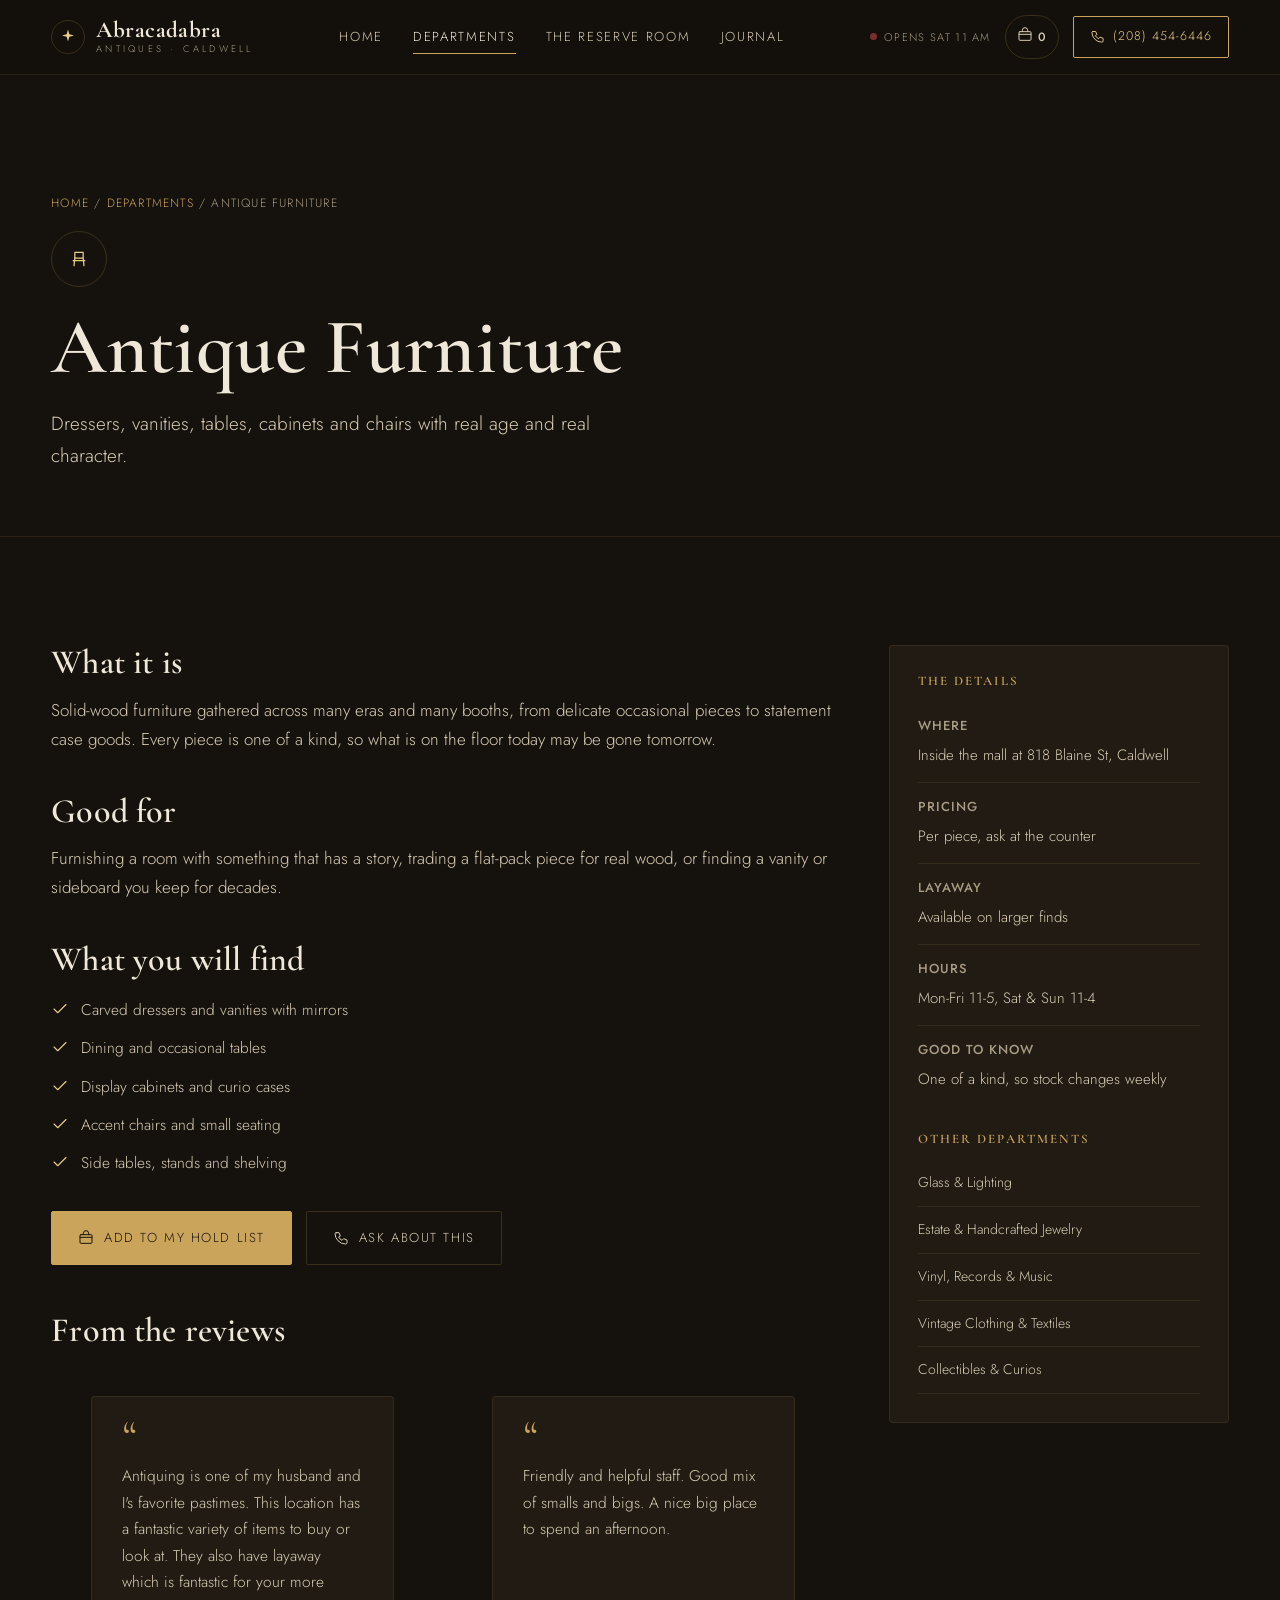
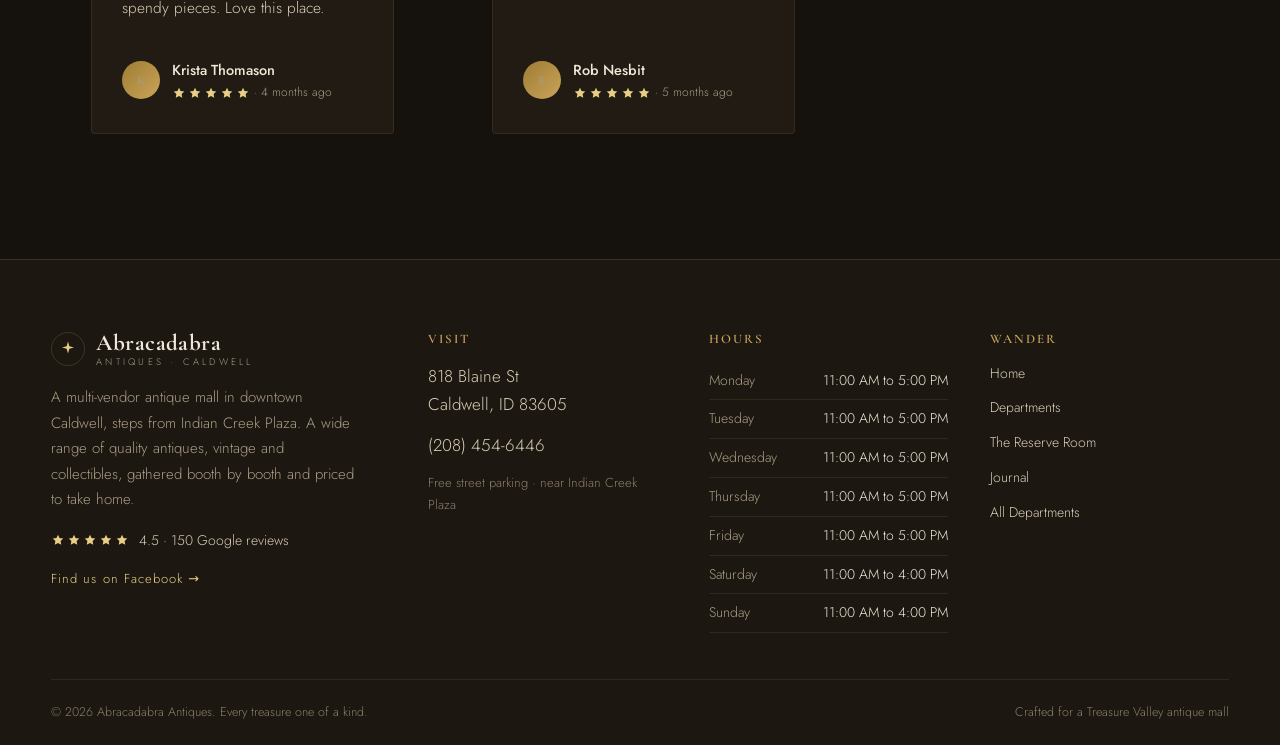
<file: antique-furniture.html>
<!doctype html><html lang="en"><head><meta charset="utf-8"><meta name="viewport" content="width=device-width,initial-scale=1"><title>Antique Furniture | Abracadabra Antiques, Caldwell ID</title><meta name="description" content="Dressers, vanities, tables, cabinets and chairs with real age and real character. Find it at Abracadabra Antiques, a multi-vendor antique mall in downtown Caldwell, Idaho."><link rel="canonical" href="https://abracadabra-antiques-caldwell.vercel.app/antique-furniture.html"><meta property="og:title" content="Antique Furniture | Abracadabra Antiques, Caldwell ID"><meta property="og:description" content="Dressers, vanities, tables, cabinets and chairs with real age and real character. Find it at Abracadabra Antiques, a multi-vendor antique mall in downtown Caldwell, Idaho."><meta property="og:type" content="website"><meta property="og:image" content="https://abracadabra-antiques-caldwell.vercel.app/hero.jpg"><meta name="theme-color" content="#15110d"><link rel="preconnect" href="https://fonts.googleapis.com"><link rel="preconnect" href="https://fonts.gstatic.com" crossorigin><link href="https://fonts.googleapis.com/css2?family=Cormorant+Garamond:ital,wght@0,500;0,600;0,700;1,500;1,600&family=Jost:wght@300;400;500&display=swap" rel="stylesheet"><link rel="stylesheet" href="styles.css"><script type="application/ld+json">{"@context": "https://schema.org", "@type": "CollectionPage", "name": "Antique Furniture at Abracadabra Antiques", "description": "Dressers, vanities, tables, cabinets and chairs with real age and real character.", "url": "https://abracadabra-antiques-caldwell.vercel.app/antique-furniture.html", "isPartOf": {"@type": "Store", "name": "Abracadabra Antiques", "url": "https://abracadabra-antiques-caldwell.vercel.app"}}</script><script type="application/ld+json">{"@context": "https://schema.org", "@type": "BreadcrumbList", "itemListElement": [{"@type": "ListItem", "position": 1, "name": "Home", "item": "https://abracadabra-antiques-caldwell.vercel.app/"}, {"@type": "ListItem", "position": 2, "name": "Departments", "item": "https://abracadabra-antiques-caldwell.vercel.app/departments.html"}, {"@type": "ListItem", "position": 3, "name": "Antique Furniture", "item": "https://abracadabra-antiques-caldwell.vercel.app/antique-furniture.html"}]}</script></head><body><a class="skip" href="#main">Skip to content</a><header class="site-head" id="siteHead"><div class="wrap head-in"><a class="brand" href="index.html" aria-label="Abracadabra Antiques home"><span class="brand-mark"><svg class="spk" viewBox="0 0 24 24" fill="none" stroke="currentColor" stroke-width="1.5" stroke-linecap="round" stroke-linejoin="round" aria-hidden="true"><path d="M12 2l1.8 6.2L20 10l-6.2 1.8L12 18l-1.8-6.2L4 10l6.2-1.8z"/></svg></span><span class="brand-txt"><span class="brand-name">Abracadabra</span><span class="brand-sub">ANTIQUES &middot; CALDWELL</span></span></a><nav class="nav" aria-label="Primary"><a class="nlink" href="index.html">Home</a><a class="nlink on" href="departments.html" aria-current="page">Departments</a><a class="nlink" href="shop.html">The Reserve Room</a><a class="nlink" href="journal.html">Journal</a></nav><div class="head-right"><span class="status" id="openStatus" aria-live="polite"><span class="dot"></span><span class="status-txt">Hours</span></span><a class="hold-chip" href="shop.html" data-open-cart aria-label="Your hold list"><span class="hc-ic"><svg class="ic" viewBox="0 0 24 24" fill="none" stroke="currentColor" stroke-width="1.5" stroke-linecap="round" stroke-linejoin="round" aria-hidden="true"><rect x="3" y="7" width="18" height="13" rx="1.5"/><path d="M3 11h18M8 7V5a4 4 0 0 1 8 0v2"/></svg></span><span id="holdCount" class="hc-num">0</span></a><a class="call-btn" href="tel:+12084546446"><svg class="ic" viewBox="0 0 24 24" fill="none" stroke="currentColor" stroke-width="1.5" stroke-linecap="round" stroke-linejoin="round" aria-hidden="true"><path d="M5 4h4l2 5-2.5 1.5a11 11 0 0 0 5 5L16 13l5 2v4a2 2 0 0 1-2 2A16 16 0 0 1 3 5a2 2 0 0 1 2-1z"/></svg><span>(208) 454-6446</span></a><button class="burger" id="burger" aria-label="Open menu" aria-expanded="false" aria-controls="mobileNav"><span></span><span></span><span></span></button></div></div><div class="mobile-nav" id="mobileNav" hidden><a href="index.html">Home</a><a href="departments.html">Departments</a><a href="shop.html">The Reserve Room</a><a href="journal.html">Journal</a><a class="m-call" href="tel:+12084546446"><svg class="ic" viewBox="0 0 24 24" fill="none" stroke="currentColor" stroke-width="1.5" stroke-linecap="round" stroke-linejoin="round" aria-hidden="true"><path d="M5 4h4l2 5-2.5 1.5a11 11 0 0 0 5 5L16 13l5 2v4a2 2 0 0 1-2 2A16 16 0 0 1 3 5a2 2 0 0 1 2-1z"/></svg> Call (208) 454-6446</a></div></header><main id="main"><section class="phero"><div class="wrap"><div class="crumbs"><a href="index.html">Home</a> / <a href="departments.html">Departments</a> / Antique Furniture</div><div class="dic" style="width:56px;height:56px;display:grid;place-items:center;border:1px solid var(--line);border-radius:50%;color:var(--gold-bright);margin-bottom:18px"><svg class="ic" viewBox="0 0 24 24" fill="none" stroke="currentColor" stroke-width="1.5" stroke-linecap="round" stroke-linejoin="round" aria-hidden="true"><path d="M7 4h10v7H7z"/><path d="M7 11l-1 9M17 11l1 9M5 14h14"/></svg></div><h1>Antique Furniture</h1><p class="lead">Dressers, vanities, tables, cabinets and chairs with real age and real character.</p></div></section><section class="sec"><div class="wrap"><div class="detail"><div class="prose"><h2>What it is</h2><p>Solid-wood furniture gathered across many eras and many booths, from delicate occasional pieces to statement case goods. Every piece is one of a kind, so what is on the floor today may be gone tomorrow.</p><h2>Good for</h2><p>Furnishing a room with something that has a story, trading a flat-pack piece for real wood, or finding a vanity or sideboard you keep for decades.</p><h2>What you will find</h2><ul class="s-list"><li><svg class="ic" viewBox="0 0 24 24" fill="none" stroke="currentColor" stroke-width="1.5" stroke-linecap="round" stroke-linejoin="round" aria-hidden="true"><path d="M4 12l5 5L20 6"/></svg>Carved dressers and vanities with mirrors</li><li><svg class="ic" viewBox="0 0 24 24" fill="none" stroke="currentColor" stroke-width="1.5" stroke-linecap="round" stroke-linejoin="round" aria-hidden="true"><path d="M4 12l5 5L20 6"/></svg>Dining and occasional tables</li><li><svg class="ic" viewBox="0 0 24 24" fill="none" stroke="currentColor" stroke-width="1.5" stroke-linecap="round" stroke-linejoin="round" aria-hidden="true"><path d="M4 12l5 5L20 6"/></svg>Display cabinets and curio cases</li><li><svg class="ic" viewBox="0 0 24 24" fill="none" stroke="currentColor" stroke-width="1.5" stroke-linecap="round" stroke-linejoin="round" aria-hidden="true"><path d="M4 12l5 5L20 6"/></svg>Accent chairs and small seating</li><li><svg class="ic" viewBox="0 0 24 24" fill="none" stroke="currentColor" stroke-width="1.5" stroke-linecap="round" stroke-linejoin="round" aria-hidden="true"><path d="M4 12l5 5L20 6"/></svg>Side tables, stands and shelving</li></ul><div style="margin-top:34px;display:flex;gap:14px;flex-wrap:wrap"><a class="btn solid" href="shop.html?find=antique-furniture"><svg class="ic" viewBox="0 0 24 24" fill="none" stroke="currentColor" stroke-width="1.5" stroke-linecap="round" stroke-linejoin="round" aria-hidden="true"><rect x="3" y="7" width="18" height="13" rx="1.5"/><path d="M3 11h18M8 7V5a4 4 0 0 1 8 0v2"/></svg> Add to my hold list</a><a class="btn ghost" href="tel:+12084546446"><svg class="ic" viewBox="0 0 24 24" fill="none" stroke="currentColor" stroke-width="1.5" stroke-linecap="round" stroke-linejoin="round" aria-hidden="true"><path d="M5 4h4l2 5-2.5 1.5a11 11 0 0 0 5 5L16 13l5 2v4a2 2 0 0 1-2 2A16 16 0 0 1 3 5a2 2 0 0 1 2-1z"/></svg> Ask about this</a></div><h2 style="margin-top:48px">From the reviews</h2><div class="rev-pair"><figure class="rcard"><div class="qt">&ldquo;</div><p>Antiquing is one of my husband and I&#x27;s favorite pastimes. This location has a fantastic variety of items to buy or look at. They also have layaway which is fantastic for your more spendy pieces. Love this place.</p><figcaption class="who"><span class="av">K</span><span><b>Krista Thomason</b><br><span><span class="stars" aria-hidden="true"><svg class="st" viewBox="0 0 24 24"><path d="M12 3l2.6 5.6L21 9.3l-4.5 4.3 1.1 6.4L12 17l-5.6 3 1.1-6.4L3 9.3l6.4-.7z"/></svg><svg class="st" viewBox="0 0 24 24"><path d="M12 3l2.6 5.6L21 9.3l-4.5 4.3 1.1 6.4L12 17l-5.6 3 1.1-6.4L3 9.3l6.4-.7z"/></svg><svg class="st" viewBox="0 0 24 24"><path d="M12 3l2.6 5.6L21 9.3l-4.5 4.3 1.1 6.4L12 17l-5.6 3 1.1-6.4L3 9.3l6.4-.7z"/></svg><svg class="st" viewBox="0 0 24 24"><path d="M12 3l2.6 5.6L21 9.3l-4.5 4.3 1.1 6.4L12 17l-5.6 3 1.1-6.4L3 9.3l6.4-.7z"/></svg><svg class="st" viewBox="0 0 24 24"><path d="M12 3l2.6 5.6L21 9.3l-4.5 4.3 1.1 6.4L12 17l-5.6 3 1.1-6.4L3 9.3l6.4-.7z"/></svg></span> &middot; 4 months ago</span></span></figcaption></figure><figure class="rcard"><div class="qt">&ldquo;</div><p>Friendly and helpful staff. Good mix of smalls and bigs. A nice big place to spend an afternoon.</p><figcaption class="who"><span class="av">R</span><span><b>Rob Nesbit</b><br><span><span class="stars" aria-hidden="true"><svg class="st" viewBox="0 0 24 24"><path d="M12 3l2.6 5.6L21 9.3l-4.5 4.3 1.1 6.4L12 17l-5.6 3 1.1-6.4L3 9.3l6.4-.7z"/></svg><svg class="st" viewBox="0 0 24 24"><path d="M12 3l2.6 5.6L21 9.3l-4.5 4.3 1.1 6.4L12 17l-5.6 3 1.1-6.4L3 9.3l6.4-.7z"/></svg><svg class="st" viewBox="0 0 24 24"><path d="M12 3l2.6 5.6L21 9.3l-4.5 4.3 1.1 6.4L12 17l-5.6 3 1.1-6.4L3 9.3l6.4-.7z"/></svg><svg class="st" viewBox="0 0 24 24"><path d="M12 3l2.6 5.6L21 9.3l-4.5 4.3 1.1 6.4L12 17l-5.6 3 1.1-6.4L3 9.3l6.4-.7z"/></svg><svg class="st" viewBox="0 0 24 24"><path d="M12 3l2.6 5.6L21 9.3l-4.5 4.3 1.1 6.4L12 17l-5.6 3 1.1-6.4L3 9.3l6.4-.7z"/></svg></span> &middot; 5 months ago</span></span></figcaption></figure></div></div><aside class="facts"><h4>The details</h4><div class="frow"><b>Where</b><span>Inside the mall at 818 Blaine St, Caldwell</span></div><div class="frow"><b>Pricing</b><span>Per piece, ask at the counter</span></div><div class="frow"><b>Layaway</b><span>Available on larger finds</span></div><div class="frow"><b>Hours</b><span>Mon-Fri 11-5, Sat &amp; Sun 11-4</span></div><div class="frow"><b>Good to know</b><span>One of a kind, so stock changes weekly</span></div><h4 style="margin-top:26px">Other departments</h4><a href="glass-and-lighting.html" style="display:block;padding:11px 0;border-bottom:1px solid var(--line2);color:var(--soft);font-size:14px">Glass & Lighting</a><a href="estate-and-handcrafted-jewelry.html" style="display:block;padding:11px 0;border-bottom:1px solid var(--line2);color:var(--soft);font-size:14px">Estate & Handcrafted Jewelry</a><a href="vinyl-records-and-music.html" style="display:block;padding:11px 0;border-bottom:1px solid var(--line2);color:var(--soft);font-size:14px">Vinyl, Records & Music</a><a href="vintage-clothing-and-textiles.html" style="display:block;padding:11px 0;border-bottom:1px solid var(--line2);color:var(--soft);font-size:14px">Vintage Clothing & Textiles</a><a href="collectibles-and-curios.html" style="display:block;padding:11px 0;border-bottom:1px solid var(--line2);color:var(--soft);font-size:14px">Collectibles & Curios</a></aside></div></div></section></main><footer class="site-foot" id="contact" style="border-top:1px solid var(--line);background:var(--bg2);padding:72px 0 0;margin-top:0"><div class="wrap foot-grid"><div><div class="brand"><span class="brand-mark"><svg class="spk" viewBox="0 0 24 24" fill="none" stroke="currentColor" stroke-width="1.5" stroke-linecap="round" stroke-linejoin="round" aria-hidden="true"><path d="M12 2l1.8 6.2L20 10l-6.2 1.8L12 18l-1.8-6.2L4 10l6.2-1.8z"/></svg></span><span class="brand-txt"><span class="brand-name">Abracadabra</span><span class="brand-sub">ANTIQUES &middot; CALDWELL</span></span></div><p style="color:var(--muted);font-size:15px;margin:18px 0 16px;max-width:34ch">A multi-vendor antique mall in downtown Caldwell, steps from Indian Creek Plaza. A wide range of quality antiques, vintage and collectibles, gathered booth by booth and priced to take home.</p><div style="display:flex;align-items:center;gap:10px;color:var(--soft);font-size:14px"><span class="stars" aria-hidden="true"><svg class="st" viewBox="0 0 24 24"><path d="M12 3l2.6 5.6L21 9.3l-4.5 4.3 1.1 6.4L12 17l-5.6 3 1.1-6.4L3 9.3l6.4-.7z"/></svg><svg class="st" viewBox="0 0 24 24"><path d="M12 3l2.6 5.6L21 9.3l-4.5 4.3 1.1 6.4L12 17l-5.6 3 1.1-6.4L3 9.3l6.4-.7z"/></svg><svg class="st" viewBox="0 0 24 24"><path d="M12 3l2.6 5.6L21 9.3l-4.5 4.3 1.1 6.4L12 17l-5.6 3 1.1-6.4L3 9.3l6.4-.7z"/></svg><svg class="st" viewBox="0 0 24 24"><path d="M12 3l2.6 5.6L21 9.3l-4.5 4.3 1.1 6.4L12 17l-5.6 3 1.1-6.4L3 9.3l6.4-.7z"/></svg><svg class="st" viewBox="0 0 24 24"><path d="M12 3l2.6 5.6L21 9.3l-4.5 4.3 1.1 6.4L12 17l-5.6 3 1.1-6.4L3 9.3l6.4-.7z"/></svg></span><span>4.5 &middot; 150 Google reviews</span></div><a href="https://www.facebook.com/p/Abracadabra-Antiques-100057351674582/" target="_blank" rel="noopener" style="display:inline-block;margin-top:16px;color:var(--gold-bright);font-size:13px;letter-spacing:.08em">Find us on Facebook &rarr;</a></div><div><h4 style="font-size:13px;letter-spacing:.16em;text-transform:uppercase;color:var(--gold);margin:0 0 16px">Visit</h4><p style="margin:0 0 12px"><a href="https://www.google.com/maps/place/Abracadabra+Antiques/@43.6644172,-116.6884078,17z" target="_blank" rel="noopener" style="color:var(--soft)">818 Blaine St<br>Caldwell, ID 83605</a></p><p style="margin:0 0 12px"><a href="tel:+12084546446" style="color:var(--soft)">(208) 454-6446</a></p><p style="margin:0;color:var(--muted2);font-size:13px">Free street parking &middot; near Indian Creek Plaza</p></div><div><h4 style="font-size:13px;letter-spacing:.16em;text-transform:uppercase;color:var(--gold);margin:0 0 16px">Hours</h4><div class="hrow" style="display:flex;justify-content:space-between;padding:7px 0;border-bottom:1px solid var(--line2);font-size:14px"><span style="color:var(--muted)">Monday</span><span>11:00 AM to 5:00 PM</span></div><div class="hrow" style="display:flex;justify-content:space-between;padding:7px 0;border-bottom:1px solid var(--line2);font-size:14px"><span style="color:var(--muted)">Tuesday</span><span>11:00 AM to 5:00 PM</span></div><div class="hrow" style="display:flex;justify-content:space-between;padding:7px 0;border-bottom:1px solid var(--line2);font-size:14px"><span style="color:var(--muted)">Wednesday</span><span>11:00 AM to 5:00 PM</span></div><div class="hrow" style="display:flex;justify-content:space-between;padding:7px 0;border-bottom:1px solid var(--line2);font-size:14px"><span style="color:var(--muted)">Thursday</span><span>11:00 AM to 5:00 PM</span></div><div class="hrow" style="display:flex;justify-content:space-between;padding:7px 0;border-bottom:1px solid var(--line2);font-size:14px"><span style="color:var(--muted)">Friday</span><span>11:00 AM to 5:00 PM</span></div><div class="hrow" style="display:flex;justify-content:space-between;padding:7px 0;border-bottom:1px solid var(--line2);font-size:14px"><span style="color:var(--muted)">Saturday</span><span>11:00 AM to 4:00 PM</span></div><div class="hrow" style="display:flex;justify-content:space-between;padding:7px 0;border-bottom:1px solid var(--line2);font-size:14px"><span style="color:var(--muted)">Sunday</span><span>11:00 AM to 4:00 PM</span></div></div><div><h4 style="font-size:13px;letter-spacing:.16em;text-transform:uppercase;color:var(--gold);margin:0 0 16px">Wander</h4><nav aria-label="Footer" style="display:grid;gap:11px;color:var(--soft);font-size:14px"><a href="index.html">Home</a><a href="departments.html">Departments</a><a href="shop.html">The Reserve Room</a><a href="journal.html">Journal</a><a href="departments.html">All Departments</a></nav></div></div><div class="wrap foot-base"><span>&copy; <span id="yr"></span> Abracadabra Antiques. Every treasure one of a kind.</span><span>Crafted for a Treasure Valley antique mall</span></div></footer><div class="drawer-back" id="drawerBack"></div><div class="drawer-host"><aside class="drawer" id="drawer" aria-label="Your hold list" aria-hidden="false"><div class="drawer-head"><h3>Your Hold List</h3><button class="drawer-close" id="drawerClose" aria-label="Close">&times;</button></div><div class="drawer-body" id="drawerItems"></div><div class="drawer-note"><label for="holdNote">Add a note (a name to hold under, what you are hunting for)</label><textarea id="holdNote" placeholder="e.g. Hold under Sam, looking for green depression glass and a small dresser"></textarea></div><div class="drawer-foot"><div class="handoff"><a class="btn solid" id="smsBtn" href="#"><svg class="ic" viewBox="0 0 24 24" fill="none" stroke="currentColor" stroke-width="1.5" stroke-linecap="round" stroke-linejoin="round" aria-hidden="true"><path d="M5 4h4l2 5-2.5 1.5a11 11 0 0 0 5 5L16 13l5 2v4a2 2 0 0 1-2 2A16 16 0 0 1 3 5a2 2 0 0 1 2-1z"/></svg> Text the list</a><a class="btn" id="mailBtn" href="#"><svg class="ic" viewBox="0 0 24 24" fill="none" stroke="currentColor" stroke-width="1.5" stroke-linecap="round" stroke-linejoin="round" aria-hidden="true"><rect x="3" y="5" width="18" height="14" rx="1.5"/><path d="M3 6l9 7 9-7"/></svg> Email it</a></div><button class="btn ghost" id="copyBtn"><svg class="ic" viewBox="0 0 24 24" fill="none" stroke="currentColor" stroke-width="1.5" stroke-linecap="round" stroke-linejoin="round" aria-hidden="true"><rect x="9" y="9" width="11" height="11" rx="1.5"/><path d="M5 15V5a1 1 0 0 1 1-1h9"/></svg> Copy summary</button><a class="btn ghost" id="callBtn" href="tel:+12084546446"><svg class="ic" viewBox="0 0 24 24" fill="none" stroke="currentColor" stroke-width="1.5" stroke-linecap="round" stroke-linejoin="round" aria-hidden="true"><path d="M5 4h4l2 5-2.5 1.5a11 11 0 0 0 5 5L16 13l5 2v4a2 2 0 0 1-2 2A16 16 0 0 1 3 5a2 2 0 0 1 2-1z"/></svg> Call (208) 454-6446</a><p class="copy-ok" id="copyOk"></p><p class="mini-note">No payment online. We hold your finds at the counter and settle up in store. Layaway available on larger pieces.</p></div></aside></div><script src="app.js"></script></body></html>
</file>
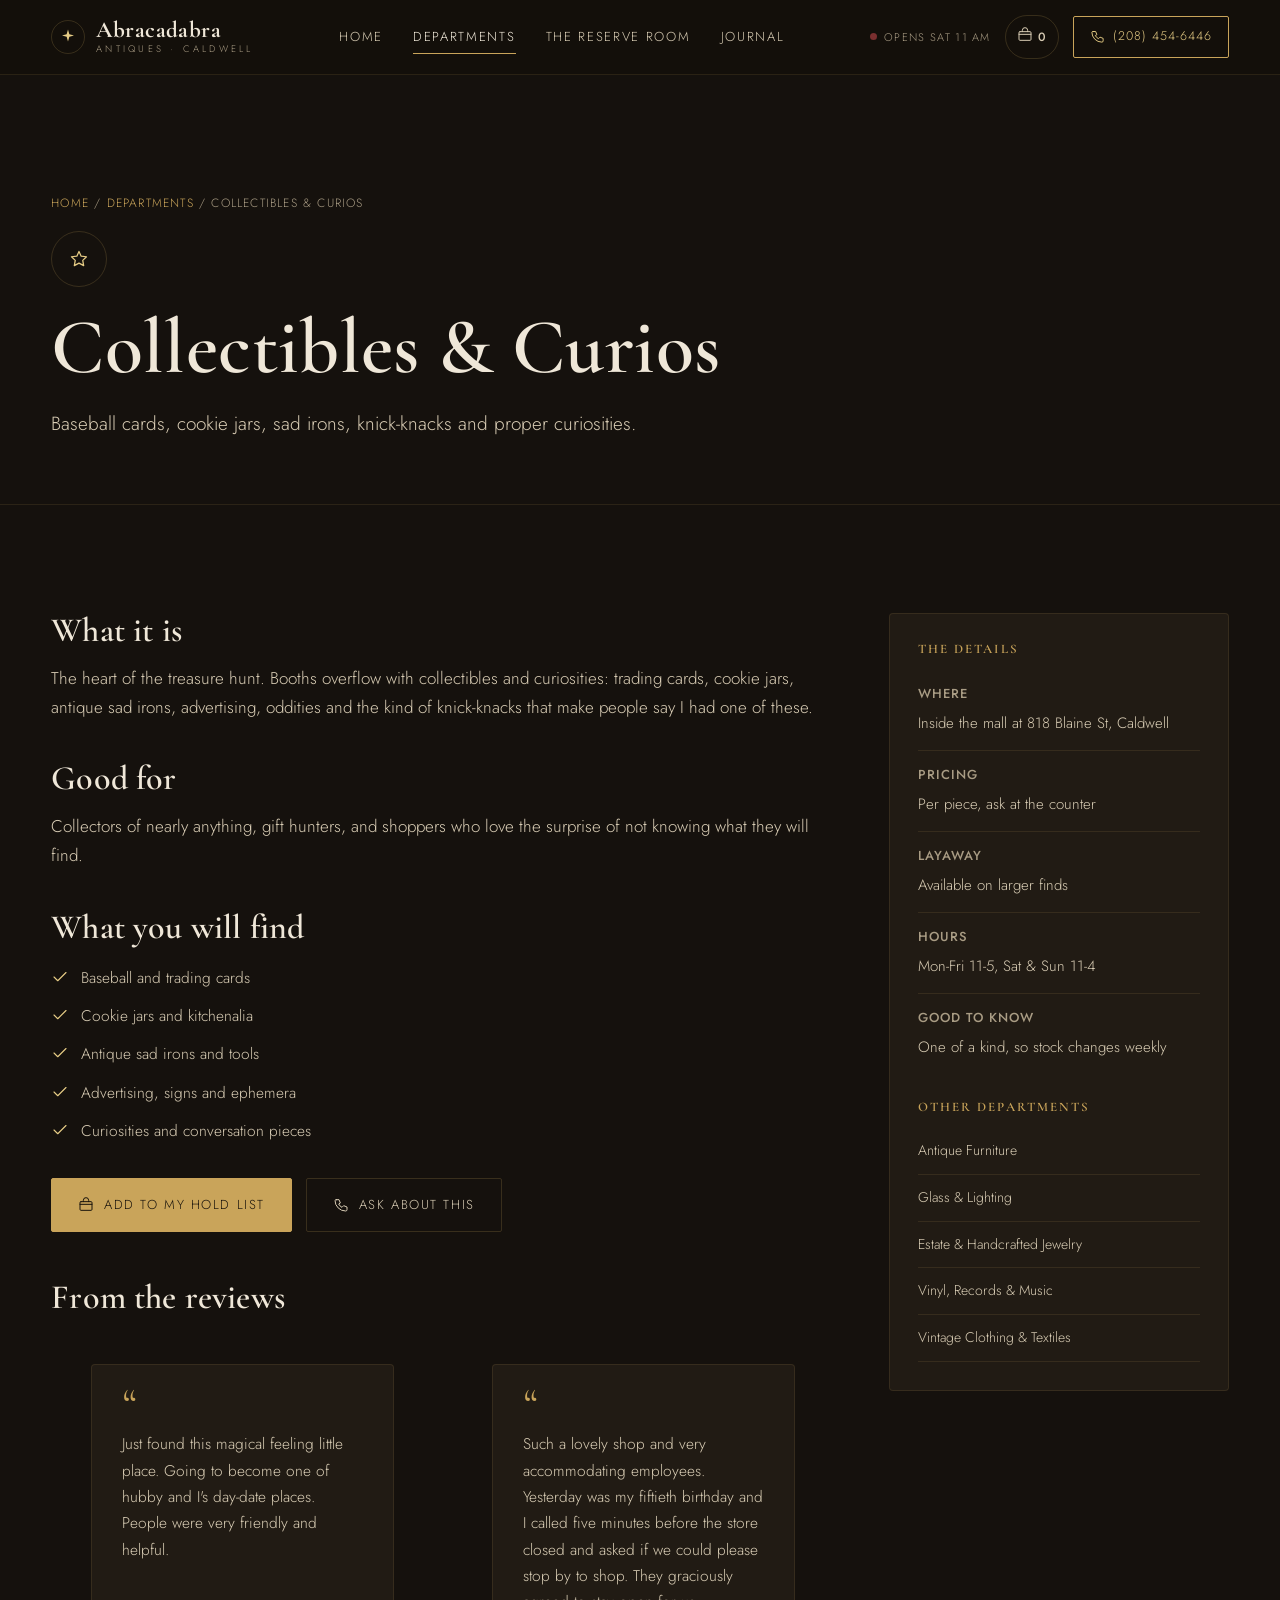
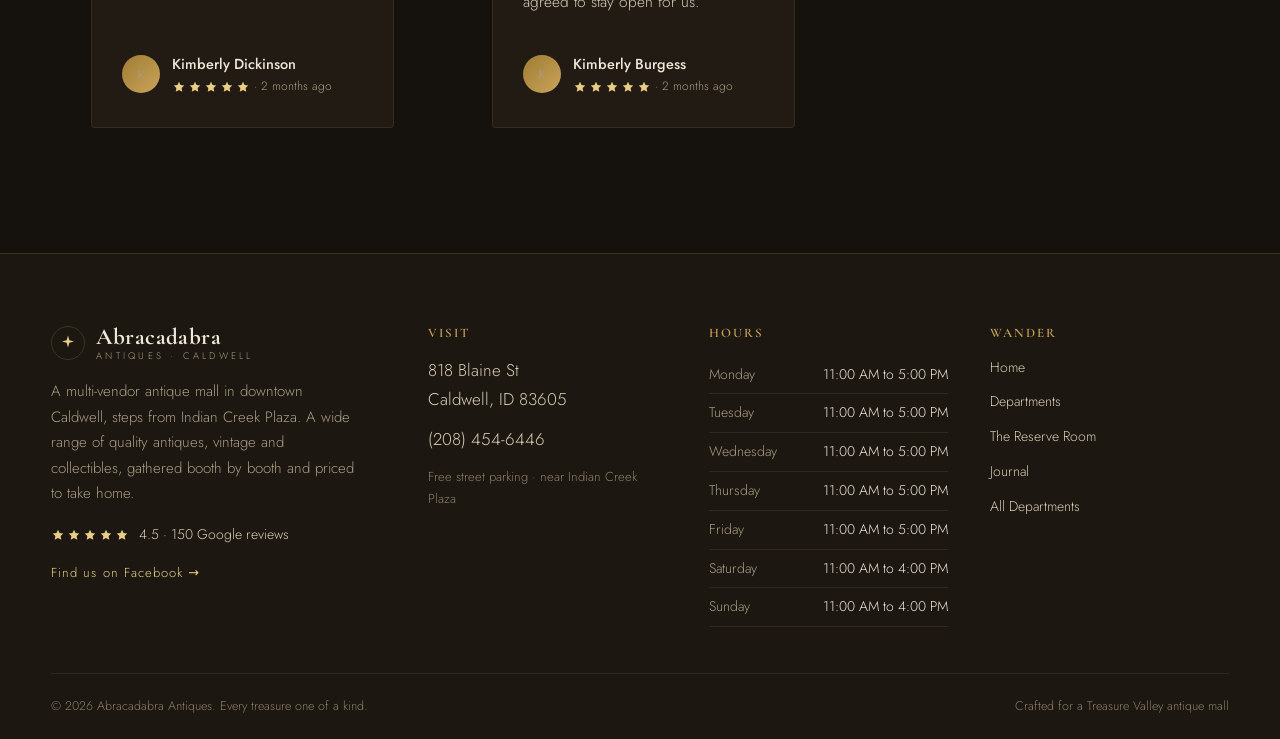
<file: collectibles-and-curios.html>
<!doctype html><html lang="en"><head><meta charset="utf-8"><meta name="viewport" content="width=device-width,initial-scale=1"><title>Collectibles & Curios | Abracadabra Antiques, Caldwell ID</title><meta name="description" content="Baseball cards, cookie jars, sad irons, knick-knacks and proper curiosities. Find it at Abracadabra Antiques, a multi-vendor antique mall in downtown Caldwell, Idaho."><link rel="canonical" href="https://abracadabra-antiques-caldwell.vercel.app/collectibles-and-curios.html"><meta property="og:title" content="Collectibles &amp; Curios | Abracadabra Antiques, Caldwell ID"><meta property="og:description" content="Baseball cards, cookie jars, sad irons, knick-knacks and proper curiosities. Find it at Abracadabra Antiques, a multi-vendor antique mall in downtown Caldwell, Idaho."><meta property="og:type" content="website"><meta property="og:image" content="https://abracadabra-antiques-caldwell.vercel.app/hero.jpg"><meta name="theme-color" content="#15110d"><link rel="preconnect" href="https://fonts.googleapis.com"><link rel="preconnect" href="https://fonts.gstatic.com" crossorigin><link href="https://fonts.googleapis.com/css2?family=Cormorant+Garamond:ital,wght@0,500;0,600;0,700;1,500;1,600&family=Jost:wght@300;400;500&display=swap" rel="stylesheet"><link rel="stylesheet" href="styles.css"><script type="application/ld+json">{"@context": "https://schema.org", "@type": "CollectionPage", "name": "Collectibles & Curios at Abracadabra Antiques", "description": "Baseball cards, cookie jars, sad irons, knick-knacks and proper curiosities.", "url": "https://abracadabra-antiques-caldwell.vercel.app/collectibles-and-curios.html", "isPartOf": {"@type": "Store", "name": "Abracadabra Antiques", "url": "https://abracadabra-antiques-caldwell.vercel.app"}}</script><script type="application/ld+json">{"@context": "https://schema.org", "@type": "BreadcrumbList", "itemListElement": [{"@type": "ListItem", "position": 1, "name": "Home", "item": "https://abracadabra-antiques-caldwell.vercel.app/"}, {"@type": "ListItem", "position": 2, "name": "Departments", "item": "https://abracadabra-antiques-caldwell.vercel.app/departments.html"}, {"@type": "ListItem", "position": 3, "name": "Collectibles & Curios", "item": "https://abracadabra-antiques-caldwell.vercel.app/collectibles-and-curios.html"}]}</script></head><body><a class="skip" href="#main">Skip to content</a><header class="site-head" id="siteHead"><div class="wrap head-in"><a class="brand" href="index.html" aria-label="Abracadabra Antiques home"><span class="brand-mark"><svg class="spk" viewBox="0 0 24 24" fill="none" stroke="currentColor" stroke-width="1.5" stroke-linecap="round" stroke-linejoin="round" aria-hidden="true"><path d="M12 2l1.8 6.2L20 10l-6.2 1.8L12 18l-1.8-6.2L4 10l6.2-1.8z"/></svg></span><span class="brand-txt"><span class="brand-name">Abracadabra</span><span class="brand-sub">ANTIQUES &middot; CALDWELL</span></span></a><nav class="nav" aria-label="Primary"><a class="nlink" href="index.html">Home</a><a class="nlink on" href="departments.html" aria-current="page">Departments</a><a class="nlink" href="shop.html">The Reserve Room</a><a class="nlink" href="journal.html">Journal</a></nav><div class="head-right"><span class="status" id="openStatus" aria-live="polite"><span class="dot"></span><span class="status-txt">Hours</span></span><a class="hold-chip" href="shop.html" data-open-cart aria-label="Your hold list"><span class="hc-ic"><svg class="ic" viewBox="0 0 24 24" fill="none" stroke="currentColor" stroke-width="1.5" stroke-linecap="round" stroke-linejoin="round" aria-hidden="true"><rect x="3" y="7" width="18" height="13" rx="1.5"/><path d="M3 11h18M8 7V5a4 4 0 0 1 8 0v2"/></svg></span><span id="holdCount" class="hc-num">0</span></a><a class="call-btn" href="tel:+12084546446"><svg class="ic" viewBox="0 0 24 24" fill="none" stroke="currentColor" stroke-width="1.5" stroke-linecap="round" stroke-linejoin="round" aria-hidden="true"><path d="M5 4h4l2 5-2.5 1.5a11 11 0 0 0 5 5L16 13l5 2v4a2 2 0 0 1-2 2A16 16 0 0 1 3 5a2 2 0 0 1 2-1z"/></svg><span>(208) 454-6446</span></a><button class="burger" id="burger" aria-label="Open menu" aria-expanded="false" aria-controls="mobileNav"><span></span><span></span><span></span></button></div></div><div class="mobile-nav" id="mobileNav" hidden><a href="index.html">Home</a><a href="departments.html">Departments</a><a href="shop.html">The Reserve Room</a><a href="journal.html">Journal</a><a class="m-call" href="tel:+12084546446"><svg class="ic" viewBox="0 0 24 24" fill="none" stroke="currentColor" stroke-width="1.5" stroke-linecap="round" stroke-linejoin="round" aria-hidden="true"><path d="M5 4h4l2 5-2.5 1.5a11 11 0 0 0 5 5L16 13l5 2v4a2 2 0 0 1-2 2A16 16 0 0 1 3 5a2 2 0 0 1 2-1z"/></svg> Call (208) 454-6446</a></div></header><main id="main"><section class="phero"><div class="wrap"><div class="crumbs"><a href="index.html">Home</a> / <a href="departments.html">Departments</a> / Collectibles & Curios</div><div class="dic" style="width:56px;height:56px;display:grid;place-items:center;border:1px solid var(--line);border-radius:50%;color:var(--gold-bright);margin-bottom:18px"><svg class="ic" viewBox="0 0 24 24" fill="none" stroke="currentColor" stroke-width="1.5" stroke-linecap="round" stroke-linejoin="round" aria-hidden="true"><path d="M12 3l2.6 5.6L21 9.3l-4.5 4.3 1.1 6.4L12 17l-5.6 3 1.1-6.4L3 9.3l6.4-.7z"/></svg></div><h1>Collectibles & Curios</h1><p class="lead">Baseball cards, cookie jars, sad irons, knick-knacks and proper curiosities.</p></div></section><section class="sec"><div class="wrap"><div class="detail"><div class="prose"><h2>What it is</h2><p>The heart of the treasure hunt. Booths overflow with collectibles and curiosities: trading cards, cookie jars, antique sad irons, advertising, oddities and the kind of knick-knacks that make people say I had one of these.</p><h2>Good for</h2><p>Collectors of nearly anything, gift hunters, and shoppers who love the surprise of not knowing what they will find.</p><h2>What you will find</h2><ul class="s-list"><li><svg class="ic" viewBox="0 0 24 24" fill="none" stroke="currentColor" stroke-width="1.5" stroke-linecap="round" stroke-linejoin="round" aria-hidden="true"><path d="M4 12l5 5L20 6"/></svg>Baseball and trading cards</li><li><svg class="ic" viewBox="0 0 24 24" fill="none" stroke="currentColor" stroke-width="1.5" stroke-linecap="round" stroke-linejoin="round" aria-hidden="true"><path d="M4 12l5 5L20 6"/></svg>Cookie jars and kitchenalia</li><li><svg class="ic" viewBox="0 0 24 24" fill="none" stroke="currentColor" stroke-width="1.5" stroke-linecap="round" stroke-linejoin="round" aria-hidden="true"><path d="M4 12l5 5L20 6"/></svg>Antique sad irons and tools</li><li><svg class="ic" viewBox="0 0 24 24" fill="none" stroke="currentColor" stroke-width="1.5" stroke-linecap="round" stroke-linejoin="round" aria-hidden="true"><path d="M4 12l5 5L20 6"/></svg>Advertising, signs and ephemera</li><li><svg class="ic" viewBox="0 0 24 24" fill="none" stroke="currentColor" stroke-width="1.5" stroke-linecap="round" stroke-linejoin="round" aria-hidden="true"><path d="M4 12l5 5L20 6"/></svg>Curiosities and conversation pieces</li></ul><div style="margin-top:34px;display:flex;gap:14px;flex-wrap:wrap"><a class="btn solid" href="shop.html?find=collectibles"><svg class="ic" viewBox="0 0 24 24" fill="none" stroke="currentColor" stroke-width="1.5" stroke-linecap="round" stroke-linejoin="round" aria-hidden="true"><rect x="3" y="7" width="18" height="13" rx="1.5"/><path d="M3 11h18M8 7V5a4 4 0 0 1 8 0v2"/></svg> Add to my hold list</a><a class="btn ghost" href="tel:+12084546446"><svg class="ic" viewBox="0 0 24 24" fill="none" stroke="currentColor" stroke-width="1.5" stroke-linecap="round" stroke-linejoin="round" aria-hidden="true"><path d="M5 4h4l2 5-2.5 1.5a11 11 0 0 0 5 5L16 13l5 2v4a2 2 0 0 1-2 2A16 16 0 0 1 3 5a2 2 0 0 1 2-1z"/></svg> Ask about this</a></div><h2 style="margin-top:48px">From the reviews</h2><div class="rev-pair"><figure class="rcard"><div class="qt">&ldquo;</div><p>Just found this magical feeling little place. Going to become one of hubby and I&#x27;s day-date places. People were very friendly and helpful.</p><figcaption class="who"><span class="av">K</span><span><b>Kimberly Dickinson</b><br><span><span class="stars" aria-hidden="true"><svg class="st" viewBox="0 0 24 24"><path d="M12 3l2.6 5.6L21 9.3l-4.5 4.3 1.1 6.4L12 17l-5.6 3 1.1-6.4L3 9.3l6.4-.7z"/></svg><svg class="st" viewBox="0 0 24 24"><path d="M12 3l2.6 5.6L21 9.3l-4.5 4.3 1.1 6.4L12 17l-5.6 3 1.1-6.4L3 9.3l6.4-.7z"/></svg><svg class="st" viewBox="0 0 24 24"><path d="M12 3l2.6 5.6L21 9.3l-4.5 4.3 1.1 6.4L12 17l-5.6 3 1.1-6.4L3 9.3l6.4-.7z"/></svg><svg class="st" viewBox="0 0 24 24"><path d="M12 3l2.6 5.6L21 9.3l-4.5 4.3 1.1 6.4L12 17l-5.6 3 1.1-6.4L3 9.3l6.4-.7z"/></svg><svg class="st" viewBox="0 0 24 24"><path d="M12 3l2.6 5.6L21 9.3l-4.5 4.3 1.1 6.4L12 17l-5.6 3 1.1-6.4L3 9.3l6.4-.7z"/></svg></span> &middot; 2 months ago</span></span></figcaption></figure><figure class="rcard"><div class="qt">&ldquo;</div><p>Such a lovely shop and very accommodating employees. Yesterday was my fiftieth birthday and I called five minutes before the store closed and asked if we could please stop by to shop. They graciously agreed to stay open for us.</p><figcaption class="who"><span class="av">K</span><span><b>Kimberly Burgess</b><br><span><span class="stars" aria-hidden="true"><svg class="st" viewBox="0 0 24 24"><path d="M12 3l2.6 5.6L21 9.3l-4.5 4.3 1.1 6.4L12 17l-5.6 3 1.1-6.4L3 9.3l6.4-.7z"/></svg><svg class="st" viewBox="0 0 24 24"><path d="M12 3l2.6 5.6L21 9.3l-4.5 4.3 1.1 6.4L12 17l-5.6 3 1.1-6.4L3 9.3l6.4-.7z"/></svg><svg class="st" viewBox="0 0 24 24"><path d="M12 3l2.6 5.6L21 9.3l-4.5 4.3 1.1 6.4L12 17l-5.6 3 1.1-6.4L3 9.3l6.4-.7z"/></svg><svg class="st" viewBox="0 0 24 24"><path d="M12 3l2.6 5.6L21 9.3l-4.5 4.3 1.1 6.4L12 17l-5.6 3 1.1-6.4L3 9.3l6.4-.7z"/></svg><svg class="st" viewBox="0 0 24 24"><path d="M12 3l2.6 5.6L21 9.3l-4.5 4.3 1.1 6.4L12 17l-5.6 3 1.1-6.4L3 9.3l6.4-.7z"/></svg></span> &middot; 2 months ago</span></span></figcaption></figure></div></div><aside class="facts"><h4>The details</h4><div class="frow"><b>Where</b><span>Inside the mall at 818 Blaine St, Caldwell</span></div><div class="frow"><b>Pricing</b><span>Per piece, ask at the counter</span></div><div class="frow"><b>Layaway</b><span>Available on larger finds</span></div><div class="frow"><b>Hours</b><span>Mon-Fri 11-5, Sat &amp; Sun 11-4</span></div><div class="frow"><b>Good to know</b><span>One of a kind, so stock changes weekly</span></div><h4 style="margin-top:26px">Other departments</h4><a href="antique-furniture.html" style="display:block;padding:11px 0;border-bottom:1px solid var(--line2);color:var(--soft);font-size:14px">Antique Furniture</a><a href="glass-and-lighting.html" style="display:block;padding:11px 0;border-bottom:1px solid var(--line2);color:var(--soft);font-size:14px">Glass & Lighting</a><a href="estate-and-handcrafted-jewelry.html" style="display:block;padding:11px 0;border-bottom:1px solid var(--line2);color:var(--soft);font-size:14px">Estate & Handcrafted Jewelry</a><a href="vinyl-records-and-music.html" style="display:block;padding:11px 0;border-bottom:1px solid var(--line2);color:var(--soft);font-size:14px">Vinyl, Records & Music</a><a href="vintage-clothing-and-textiles.html" style="display:block;padding:11px 0;border-bottom:1px solid var(--line2);color:var(--soft);font-size:14px">Vintage Clothing & Textiles</a></aside></div></div></section></main><footer class="site-foot" id="contact" style="border-top:1px solid var(--line);background:var(--bg2);padding:72px 0 0;margin-top:0"><div class="wrap foot-grid"><div><div class="brand"><span class="brand-mark"><svg class="spk" viewBox="0 0 24 24" fill="none" stroke="currentColor" stroke-width="1.5" stroke-linecap="round" stroke-linejoin="round" aria-hidden="true"><path d="M12 2l1.8 6.2L20 10l-6.2 1.8L12 18l-1.8-6.2L4 10l6.2-1.8z"/></svg></span><span class="brand-txt"><span class="brand-name">Abracadabra</span><span class="brand-sub">ANTIQUES &middot; CALDWELL</span></span></div><p style="color:var(--muted);font-size:15px;margin:18px 0 16px;max-width:34ch">A multi-vendor antique mall in downtown Caldwell, steps from Indian Creek Plaza. A wide range of quality antiques, vintage and collectibles, gathered booth by booth and priced to take home.</p><div style="display:flex;align-items:center;gap:10px;color:var(--soft);font-size:14px"><span class="stars" aria-hidden="true"><svg class="st" viewBox="0 0 24 24"><path d="M12 3l2.6 5.6L21 9.3l-4.5 4.3 1.1 6.4L12 17l-5.6 3 1.1-6.4L3 9.3l6.4-.7z"/></svg><svg class="st" viewBox="0 0 24 24"><path d="M12 3l2.6 5.6L21 9.3l-4.5 4.3 1.1 6.4L12 17l-5.6 3 1.1-6.4L3 9.3l6.4-.7z"/></svg><svg class="st" viewBox="0 0 24 24"><path d="M12 3l2.6 5.6L21 9.3l-4.5 4.3 1.1 6.4L12 17l-5.6 3 1.1-6.4L3 9.3l6.4-.7z"/></svg><svg class="st" viewBox="0 0 24 24"><path d="M12 3l2.6 5.6L21 9.3l-4.5 4.3 1.1 6.4L12 17l-5.6 3 1.1-6.4L3 9.3l6.4-.7z"/></svg><svg class="st" viewBox="0 0 24 24"><path d="M12 3l2.6 5.6L21 9.3l-4.5 4.3 1.1 6.4L12 17l-5.6 3 1.1-6.4L3 9.3l6.4-.7z"/></svg></span><span>4.5 &middot; 150 Google reviews</span></div><a href="https://www.facebook.com/p/Abracadabra-Antiques-100057351674582/" target="_blank" rel="noopener" style="display:inline-block;margin-top:16px;color:var(--gold-bright);font-size:13px;letter-spacing:.08em">Find us on Facebook &rarr;</a></div><div><h4 style="font-size:13px;letter-spacing:.16em;text-transform:uppercase;color:var(--gold);margin:0 0 16px">Visit</h4><p style="margin:0 0 12px"><a href="https://www.google.com/maps/place/Abracadabra+Antiques/@43.6644172,-116.6884078,17z" target="_blank" rel="noopener" style="color:var(--soft)">818 Blaine St<br>Caldwell, ID 83605</a></p><p style="margin:0 0 12px"><a href="tel:+12084546446" style="color:var(--soft)">(208) 454-6446</a></p><p style="margin:0;color:var(--muted2);font-size:13px">Free street parking &middot; near Indian Creek Plaza</p></div><div><h4 style="font-size:13px;letter-spacing:.16em;text-transform:uppercase;color:var(--gold);margin:0 0 16px">Hours</h4><div class="hrow" style="display:flex;justify-content:space-between;padding:7px 0;border-bottom:1px solid var(--line2);font-size:14px"><span style="color:var(--muted)">Monday</span><span>11:00 AM to 5:00 PM</span></div><div class="hrow" style="display:flex;justify-content:space-between;padding:7px 0;border-bottom:1px solid var(--line2);font-size:14px"><span style="color:var(--muted)">Tuesday</span><span>11:00 AM to 5:00 PM</span></div><div class="hrow" style="display:flex;justify-content:space-between;padding:7px 0;border-bottom:1px solid var(--line2);font-size:14px"><span style="color:var(--muted)">Wednesday</span><span>11:00 AM to 5:00 PM</span></div><div class="hrow" style="display:flex;justify-content:space-between;padding:7px 0;border-bottom:1px solid var(--line2);font-size:14px"><span style="color:var(--muted)">Thursday</span><span>11:00 AM to 5:00 PM</span></div><div class="hrow" style="display:flex;justify-content:space-between;padding:7px 0;border-bottom:1px solid var(--line2);font-size:14px"><span style="color:var(--muted)">Friday</span><span>11:00 AM to 5:00 PM</span></div><div class="hrow" style="display:flex;justify-content:space-between;padding:7px 0;border-bottom:1px solid var(--line2);font-size:14px"><span style="color:var(--muted)">Saturday</span><span>11:00 AM to 4:00 PM</span></div><div class="hrow" style="display:flex;justify-content:space-between;padding:7px 0;border-bottom:1px solid var(--line2);font-size:14px"><span style="color:var(--muted)">Sunday</span><span>11:00 AM to 4:00 PM</span></div></div><div><h4 style="font-size:13px;letter-spacing:.16em;text-transform:uppercase;color:var(--gold);margin:0 0 16px">Wander</h4><nav aria-label="Footer" style="display:grid;gap:11px;color:var(--soft);font-size:14px"><a href="index.html">Home</a><a href="departments.html">Departments</a><a href="shop.html">The Reserve Room</a><a href="journal.html">Journal</a><a href="departments.html">All Departments</a></nav></div></div><div class="wrap foot-base"><span>&copy; <span id="yr"></span> Abracadabra Antiques. Every treasure one of a kind.</span><span>Crafted for a Treasure Valley antique mall</span></div></footer><div class="drawer-back" id="drawerBack"></div><div class="drawer-host"><aside class="drawer" id="drawer" aria-label="Your hold list" aria-hidden="false"><div class="drawer-head"><h3>Your Hold List</h3><button class="drawer-close" id="drawerClose" aria-label="Close">&times;</button></div><div class="drawer-body" id="drawerItems"></div><div class="drawer-note"><label for="holdNote">Add a note (a name to hold under, what you are hunting for)</label><textarea id="holdNote" placeholder="e.g. Hold under Sam, looking for green depression glass and a small dresser"></textarea></div><div class="drawer-foot"><div class="handoff"><a class="btn solid" id="smsBtn" href="#"><svg class="ic" viewBox="0 0 24 24" fill="none" stroke="currentColor" stroke-width="1.5" stroke-linecap="round" stroke-linejoin="round" aria-hidden="true"><path d="M5 4h4l2 5-2.5 1.5a11 11 0 0 0 5 5L16 13l5 2v4a2 2 0 0 1-2 2A16 16 0 0 1 3 5a2 2 0 0 1 2-1z"/></svg> Text the list</a><a class="btn" id="mailBtn" href="#"><svg class="ic" viewBox="0 0 24 24" fill="none" stroke="currentColor" stroke-width="1.5" stroke-linecap="round" stroke-linejoin="round" aria-hidden="true"><rect x="3" y="5" width="18" height="14" rx="1.5"/><path d="M3 6l9 7 9-7"/></svg> Email it</a></div><button class="btn ghost" id="copyBtn"><svg class="ic" viewBox="0 0 24 24" fill="none" stroke="currentColor" stroke-width="1.5" stroke-linecap="round" stroke-linejoin="round" aria-hidden="true"><rect x="9" y="9" width="11" height="11" rx="1.5"/><path d="M5 15V5a1 1 0 0 1 1-1h9"/></svg> Copy summary</button><a class="btn ghost" id="callBtn" href="tel:+12084546446"><svg class="ic" viewBox="0 0 24 24" fill="none" stroke="currentColor" stroke-width="1.5" stroke-linecap="round" stroke-linejoin="round" aria-hidden="true"><path d="M5 4h4l2 5-2.5 1.5a11 11 0 0 0 5 5L16 13l5 2v4a2 2 0 0 1-2 2A16 16 0 0 1 3 5a2 2 0 0 1 2-1z"/></svg> Call (208) 454-6446</a><p class="copy-ok" id="copyOk"></p><p class="mini-note">No payment online. We hold your finds at the counter and settle up in store. Layaway available on larger pieces.</p></div></aside></div><script src="app.js"></script></body></html>
</file>
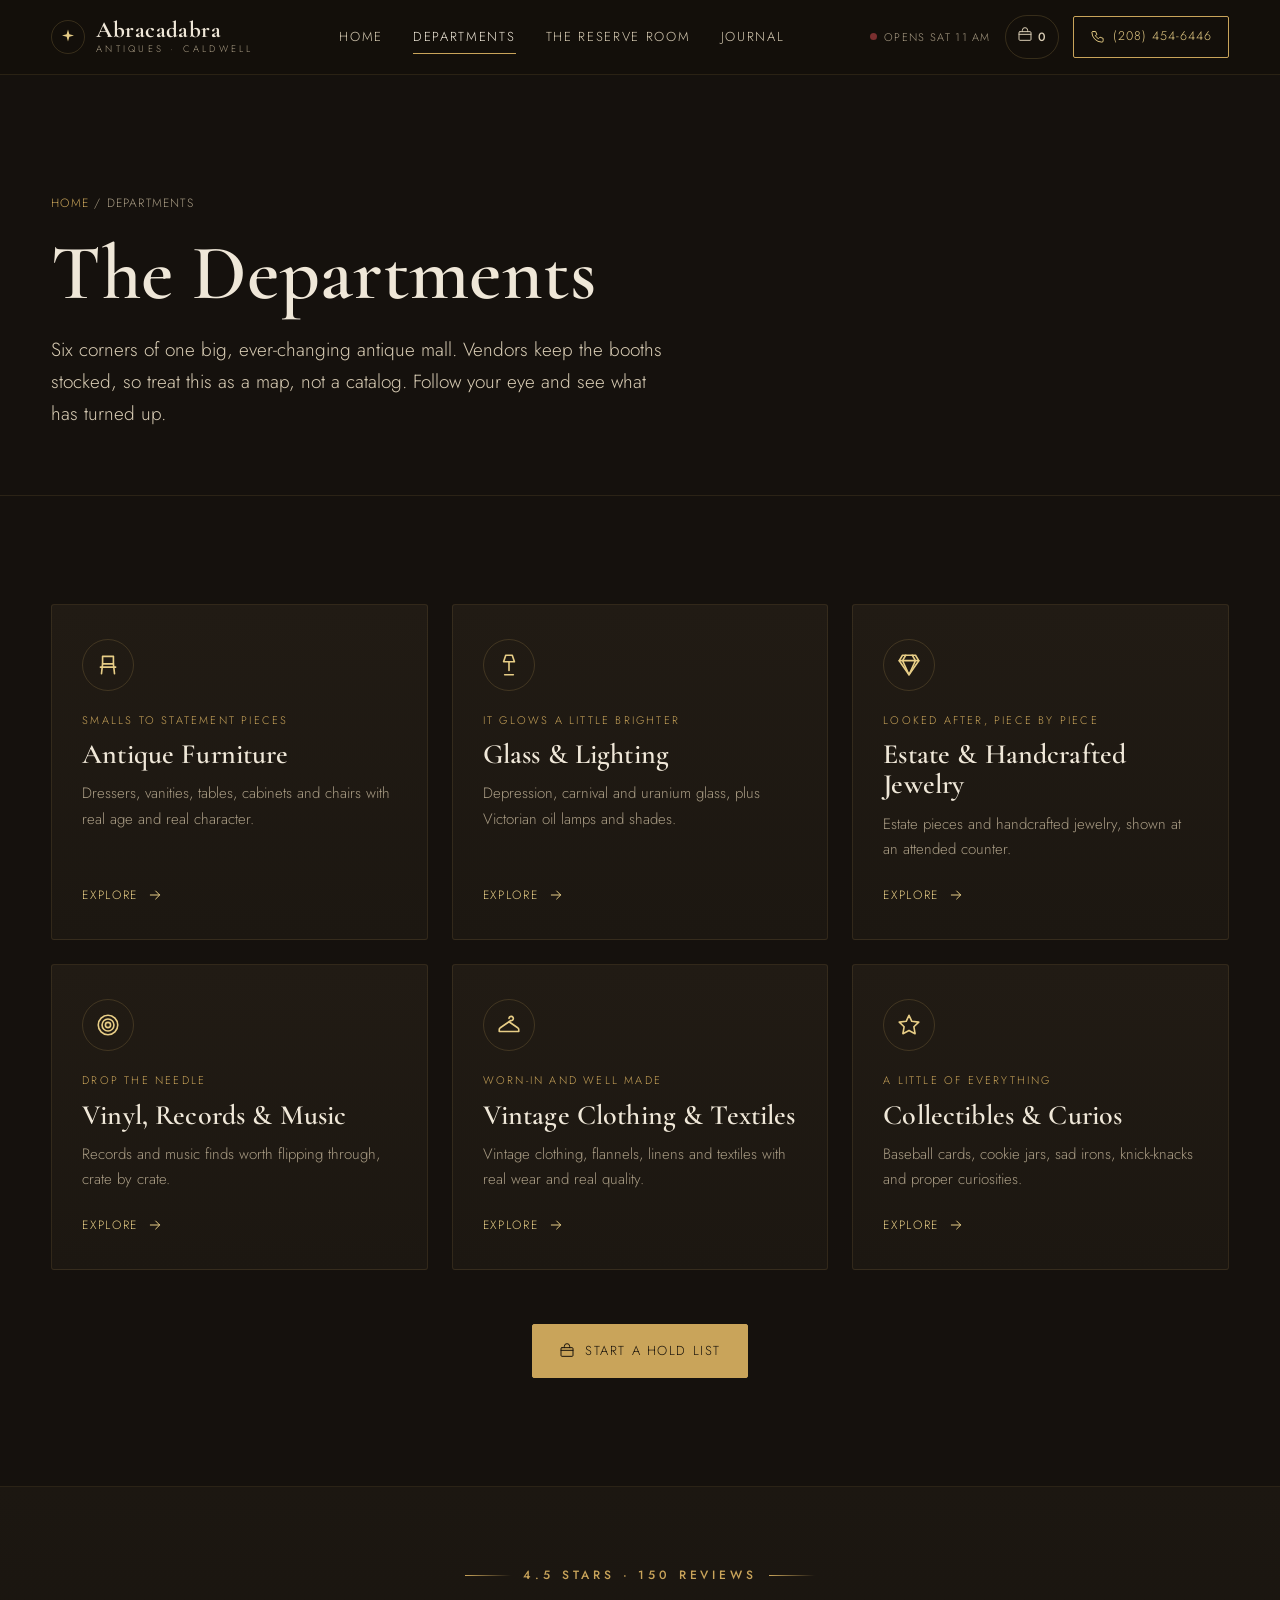
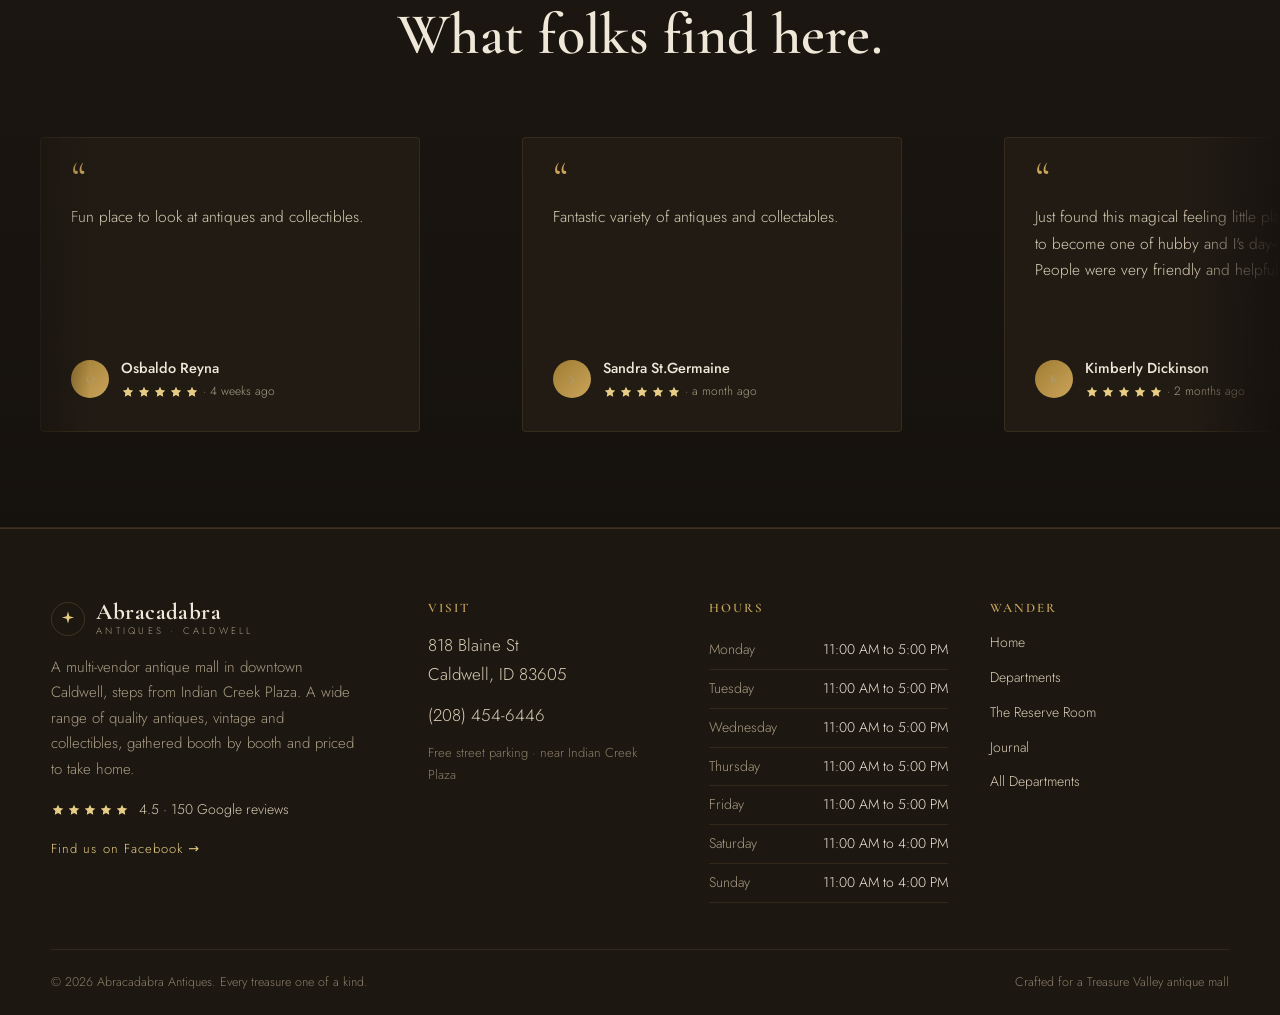
<file: departments.html>
<!doctype html><html lang="en"><head><meta charset="utf-8"><meta name="viewport" content="width=device-width,initial-scale=1"><title>Departments | Abracadabra Antiques, Caldwell ID</title><meta name="description" content="Explore the departments at Abracadabra Antiques in Caldwell: antique furniture, glass and lighting, estate jewelry, vinyl records, vintage clothing, and collectibles and curios."><link rel="canonical" href="https://abracadabra-antiques-caldwell.vercel.app/departments.html"><meta property="og:title" content="Departments | Abracadabra Antiques, Caldwell ID"><meta property="og:description" content="Explore the departments at Abracadabra Antiques in Caldwell: antique furniture, glass and lighting, estate jewelry, vinyl records, vintage clothing, and collectibles and curios."><meta property="og:type" content="website"><meta property="og:image" content="https://abracadabra-antiques-caldwell.vercel.app/hero.jpg"><meta name="theme-color" content="#15110d"><link rel="preconnect" href="https://fonts.googleapis.com"><link rel="preconnect" href="https://fonts.gstatic.com" crossorigin><link href="https://fonts.googleapis.com/css2?family=Cormorant+Garamond:ital,wght@0,500;0,600;0,700;1,500;1,600&family=Jost:wght@300;400;500&display=swap" rel="stylesheet"><link rel="stylesheet" href="styles.css"></head><body><a class="skip" href="#main">Skip to content</a><header class="site-head" id="siteHead"><div class="wrap head-in"><a class="brand" href="index.html" aria-label="Abracadabra Antiques home"><span class="brand-mark"><svg class="spk" viewBox="0 0 24 24" fill="none" stroke="currentColor" stroke-width="1.5" stroke-linecap="round" stroke-linejoin="round" aria-hidden="true"><path d="M12 2l1.8 6.2L20 10l-6.2 1.8L12 18l-1.8-6.2L4 10l6.2-1.8z"/></svg></span><span class="brand-txt"><span class="brand-name">Abracadabra</span><span class="brand-sub">ANTIQUES &middot; CALDWELL</span></span></a><nav class="nav" aria-label="Primary"><a class="nlink" href="index.html">Home</a><a class="nlink on" href="departments.html" aria-current="page">Departments</a><a class="nlink" href="shop.html">The Reserve Room</a><a class="nlink" href="journal.html">Journal</a></nav><div class="head-right"><span class="status" id="openStatus" aria-live="polite"><span class="dot"></span><span class="status-txt">Hours</span></span><a class="hold-chip" href="shop.html" data-open-cart aria-label="Your hold list"><span class="hc-ic"><svg class="ic" viewBox="0 0 24 24" fill="none" stroke="currentColor" stroke-width="1.5" stroke-linecap="round" stroke-linejoin="round" aria-hidden="true"><rect x="3" y="7" width="18" height="13" rx="1.5"/><path d="M3 11h18M8 7V5a4 4 0 0 1 8 0v2"/></svg></span><span id="holdCount" class="hc-num">0</span></a><a class="call-btn" href="tel:+12084546446"><svg class="ic" viewBox="0 0 24 24" fill="none" stroke="currentColor" stroke-width="1.5" stroke-linecap="round" stroke-linejoin="round" aria-hidden="true"><path d="M5 4h4l2 5-2.5 1.5a11 11 0 0 0 5 5L16 13l5 2v4a2 2 0 0 1-2 2A16 16 0 0 1 3 5a2 2 0 0 1 2-1z"/></svg><span>(208) 454-6446</span></a><button class="burger" id="burger" aria-label="Open menu" aria-expanded="false" aria-controls="mobileNav"><span></span><span></span><span></span></button></div></div><div class="mobile-nav" id="mobileNav" hidden><a href="index.html">Home</a><a href="departments.html">Departments</a><a href="shop.html">The Reserve Room</a><a href="journal.html">Journal</a><a class="m-call" href="tel:+12084546446"><svg class="ic" viewBox="0 0 24 24" fill="none" stroke="currentColor" stroke-width="1.5" stroke-linecap="round" stroke-linejoin="round" aria-hidden="true"><path d="M5 4h4l2 5-2.5 1.5a11 11 0 0 0 5 5L16 13l5 2v4a2 2 0 0 1-2 2A16 16 0 0 1 3 5a2 2 0 0 1 2-1z"/></svg> Call (208) 454-6446</a></div></header><main id="main"><section class="phero"><div class="wrap"><div class="crumbs"><a href="index.html">Home</a> / Departments</div><h1>The Departments</h1><p class="lead">Six corners of one big, ever-changing antique mall. Vendors keep the booths stocked, so treat this as a map, not a catalog. Follow your eye and see what has turned up.</p></div></section><section class="sec"><div class="wrap"><div class="dept-grid"><a class="reveal" href="antique-furniture.html" style="display:flex"><div class="dcard"><div class="dic"><svg class="ic" viewBox="0 0 24 24" fill="none" stroke="currentColor" stroke-width="1.5" stroke-linecap="round" stroke-linejoin="round" aria-hidden="true"><path d="M7 4h10v7H7z"/><path d="M7 11l-1 9M17 11l1 9M5 14h14"/></svg></div><div class="dk">Smalls to statement pieces</div><h3>Antique Furniture</h3><p>Dressers, vanities, tables, cabinets and chairs with real age and real character.</p><span class="dgo">Explore <svg class="ic" viewBox="0 0 24 24" fill="none" stroke="currentColor" stroke-width="1.5" stroke-linecap="round" stroke-linejoin="round" aria-hidden="true"><path d="M5 12h14M13 6l6 6-6 6"/></svg></span></div></a><a class="reveal" href="glass-and-lighting.html" style="display:flex"><div class="dcard"><div class="dic"><svg class="ic" viewBox="0 0 24 24" fill="none" stroke="currentColor" stroke-width="1.5" stroke-linecap="round" stroke-linejoin="round" aria-hidden="true"><path d="M9 3h6l2 6H7z"/><path d="M12 9v8M8 21h8"/></svg></div><div class="dk">It glows a little brighter</div><h3>Glass & Lighting</h3><p>Depression, carnival and uranium glass, plus Victorian oil lamps and shades.</p><span class="dgo">Explore <svg class="ic" viewBox="0 0 24 24" fill="none" stroke="currentColor" stroke-width="1.5" stroke-linecap="round" stroke-linejoin="round" aria-hidden="true"><path d="M5 12h14M13 6l6 6-6 6"/></svg></span></div></a><a class="reveal" href="estate-and-handcrafted-jewelry.html" style="display:flex"><div class="dcard"><div class="dic"><svg class="ic" viewBox="0 0 24 24" fill="none" stroke="currentColor" stroke-width="1.5" stroke-linecap="round" stroke-linejoin="round" aria-hidden="true"><path d="M6 3h12l3 5-9 13L3 8z"/><path d="M3 8h18M9 3l-3 5 6 13 6-13-3-5"/></svg></div><div class="dk">Looked after, piece by piece</div><h3>Estate & Handcrafted Jewelry</h3><p>Estate pieces and handcrafted jewelry, shown at an attended counter.</p><span class="dgo">Explore <svg class="ic" viewBox="0 0 24 24" fill="none" stroke="currentColor" stroke-width="1.5" stroke-linecap="round" stroke-linejoin="round" aria-hidden="true"><path d="M5 12h14M13 6l6 6-6 6"/></svg></span></div></a><a class="reveal" href="vinyl-records-and-music.html" style="display:flex"><div class="dcard"><div class="dic"><svg class="ic" viewBox="0 0 24 24" fill="none" stroke="currentColor" stroke-width="1.5" stroke-linecap="round" stroke-linejoin="round" aria-hidden="true"><circle cx="12" cy="12" r="9"/><circle cx="12" cy="12" r="2.4"/><circle cx="12" cy="12" r="5.5"/></svg></div><div class="dk">Drop the needle</div><h3>Vinyl, Records & Music</h3><p>Records and music finds worth flipping through, crate by crate.</p><span class="dgo">Explore <svg class="ic" viewBox="0 0 24 24" fill="none" stroke="currentColor" stroke-width="1.5" stroke-linecap="round" stroke-linejoin="round" aria-hidden="true"><path d="M5 12h14M13 6l6 6-6 6"/></svg></span></div></a><a class="reveal" href="vintage-clothing-and-textiles.html" style="display:flex"><div class="dcard"><div class="dic"><svg class="ic" viewBox="0 0 24 24" fill="none" stroke="currentColor" stroke-width="1.5" stroke-linecap="round" stroke-linejoin="round" aria-hidden="true"><path d="M12 6a2 2 0 1 1 1.4 1.9L12 9l8 5.5a2 2 0 0 1 1 1.7V18H3v-1.8a2 2 0 0 1 1-1.7L12 9"/></svg></div><div class="dk">Worn-in and well made</div><h3>Vintage Clothing & Textiles</h3><p>Vintage clothing, flannels, linens and textiles with real wear and real quality.</p><span class="dgo">Explore <svg class="ic" viewBox="0 0 24 24" fill="none" stroke="currentColor" stroke-width="1.5" stroke-linecap="round" stroke-linejoin="round" aria-hidden="true"><path d="M5 12h14M13 6l6 6-6 6"/></svg></span></div></a><a class="reveal" href="collectibles-and-curios.html" style="display:flex"><div class="dcard"><div class="dic"><svg class="ic" viewBox="0 0 24 24" fill="none" stroke="currentColor" stroke-width="1.5" stroke-linecap="round" stroke-linejoin="round" aria-hidden="true"><path d="M12 3l2.6 5.6L21 9.3l-4.5 4.3 1.1 6.4L12 17l-5.6 3 1.1-6.4L3 9.3l6.4-.7z"/></svg></div><div class="dk">A little of everything</div><h3>Collectibles & Curios</h3><p>Baseball cards, cookie jars, sad irons, knick-knacks and proper curiosities.</p><span class="dgo">Explore <svg class="ic" viewBox="0 0 24 24" fill="none" stroke="currentColor" stroke-width="1.5" stroke-linecap="round" stroke-linejoin="round" aria-hidden="true"><path d="M5 12h14M13 6l6 6-6 6"/></svg></span></div></a></div><div style="text-align:center;margin-top:54px"><a class="btn solid" href="shop.html"><svg class="ic" viewBox="0 0 24 24" fill="none" stroke="currentColor" stroke-width="1.5" stroke-linecap="round" stroke-linejoin="round" aria-hidden="true"><rect x="3" y="7" width="18" height="13" rx="1.5"/><path d="M3 11h18M8 7V5a4 4 0 0 1 8 0v2"/></svg> Start a hold list</a></div></div></section><section class="sec reviews tight"><div class="wrap"><div class="sec-head center"><div class="eyebrow" style="justify-content:center"><span class="ln"></span><span class="kicker">4.5 stars &middot; 150 reviews</span><span class="ln"></span></div><h2>What folks find here.</h2></div></div><div class="rev-marq"><div class="rev-track"><figure class="rcard"><div class="qt">&ldquo;</div><p>Fun place to look at antiques and collectibles.</p><figcaption class="who"><span class="av">O</span><span><b>Osbaldo Reyna</b><br><span><span class="stars" aria-hidden="true"><svg class="st" viewBox="0 0 24 24"><path d="M12 3l2.6 5.6L21 9.3l-4.5 4.3 1.1 6.4L12 17l-5.6 3 1.1-6.4L3 9.3l6.4-.7z"/></svg><svg class="st" viewBox="0 0 24 24"><path d="M12 3l2.6 5.6L21 9.3l-4.5 4.3 1.1 6.4L12 17l-5.6 3 1.1-6.4L3 9.3l6.4-.7z"/></svg><svg class="st" viewBox="0 0 24 24"><path d="M12 3l2.6 5.6L21 9.3l-4.5 4.3 1.1 6.4L12 17l-5.6 3 1.1-6.4L3 9.3l6.4-.7z"/></svg><svg class="st" viewBox="0 0 24 24"><path d="M12 3l2.6 5.6L21 9.3l-4.5 4.3 1.1 6.4L12 17l-5.6 3 1.1-6.4L3 9.3l6.4-.7z"/></svg><svg class="st" viewBox="0 0 24 24"><path d="M12 3l2.6 5.6L21 9.3l-4.5 4.3 1.1 6.4L12 17l-5.6 3 1.1-6.4L3 9.3l6.4-.7z"/></svg></span> &middot; 4 weeks ago</span></span></figcaption></figure><figure class="rcard"><div class="qt">&ldquo;</div><p>Fantastic variety of antiques and collectables.</p><figcaption class="who"><span class="av">S</span><span><b>Sandra St.Germaine</b><br><span><span class="stars" aria-hidden="true"><svg class="st" viewBox="0 0 24 24"><path d="M12 3l2.6 5.6L21 9.3l-4.5 4.3 1.1 6.4L12 17l-5.6 3 1.1-6.4L3 9.3l6.4-.7z"/></svg><svg class="st" viewBox="0 0 24 24"><path d="M12 3l2.6 5.6L21 9.3l-4.5 4.3 1.1 6.4L12 17l-5.6 3 1.1-6.4L3 9.3l6.4-.7z"/></svg><svg class="st" viewBox="0 0 24 24"><path d="M12 3l2.6 5.6L21 9.3l-4.5 4.3 1.1 6.4L12 17l-5.6 3 1.1-6.4L3 9.3l6.4-.7z"/></svg><svg class="st" viewBox="0 0 24 24"><path d="M12 3l2.6 5.6L21 9.3l-4.5 4.3 1.1 6.4L12 17l-5.6 3 1.1-6.4L3 9.3l6.4-.7z"/></svg><svg class="st" viewBox="0 0 24 24"><path d="M12 3l2.6 5.6L21 9.3l-4.5 4.3 1.1 6.4L12 17l-5.6 3 1.1-6.4L3 9.3l6.4-.7z"/></svg></span> &middot; a month ago</span></span></figcaption></figure><figure class="rcard"><div class="qt">&ldquo;</div><p>Just found this magical feeling little place. Going to become one of hubby and I&#x27;s day-date places. People were very friendly and helpful.</p><figcaption class="who"><span class="av">K</span><span><b>Kimberly Dickinson</b><br><span><span class="stars" aria-hidden="true"><svg class="st" viewBox="0 0 24 24"><path d="M12 3l2.6 5.6L21 9.3l-4.5 4.3 1.1 6.4L12 17l-5.6 3 1.1-6.4L3 9.3l6.4-.7z"/></svg><svg class="st" viewBox="0 0 24 24"><path d="M12 3l2.6 5.6L21 9.3l-4.5 4.3 1.1 6.4L12 17l-5.6 3 1.1-6.4L3 9.3l6.4-.7z"/></svg><svg class="st" viewBox="0 0 24 24"><path d="M12 3l2.6 5.6L21 9.3l-4.5 4.3 1.1 6.4L12 17l-5.6 3 1.1-6.4L3 9.3l6.4-.7z"/></svg><svg class="st" viewBox="0 0 24 24"><path d="M12 3l2.6 5.6L21 9.3l-4.5 4.3 1.1 6.4L12 17l-5.6 3 1.1-6.4L3 9.3l6.4-.7z"/></svg><svg class="st" viewBox="0 0 24 24"><path d="M12 3l2.6 5.6L21 9.3l-4.5 4.3 1.1 6.4L12 17l-5.6 3 1.1-6.4L3 9.3l6.4-.7z"/></svg></span> &middot; 2 months ago</span></span></figcaption></figure><figure class="rcard"><div class="qt">&ldquo;</div><p>An incredible shop full of all sorts of little knick-knacks, curios, and a lot of treasure. They often get a lot of things that just make their shop glow a little brighter.</p><figcaption class="who"><span class="av">J</span><span><b>Jason T.</b><br><span><span class="stars" aria-hidden="true"><svg class="st" viewBox="0 0 24 24"><path d="M12 3l2.6 5.6L21 9.3l-4.5 4.3 1.1 6.4L12 17l-5.6 3 1.1-6.4L3 9.3l6.4-.7z"/></svg><svg class="st" viewBox="0 0 24 24"><path d="M12 3l2.6 5.6L21 9.3l-4.5 4.3 1.1 6.4L12 17l-5.6 3 1.1-6.4L3 9.3l6.4-.7z"/></svg><svg class="st" viewBox="0 0 24 24"><path d="M12 3l2.6 5.6L21 9.3l-4.5 4.3 1.1 6.4L12 17l-5.6 3 1.1-6.4L3 9.3l6.4-.7z"/></svg><svg class="st" viewBox="0 0 24 24"><path d="M12 3l2.6 5.6L21 9.3l-4.5 4.3 1.1 6.4L12 17l-5.6 3 1.1-6.4L3 9.3l6.4-.7z"/></svg><svg class="st" viewBox="0 0 24 24"><path d="M12 3l2.6 5.6L21 9.3l-4.5 4.3 1.1 6.4L12 17l-5.6 3 1.1-6.4L3 9.3l6.4-.7z"/></svg></span> &middot; 2 months ago</span></span></figcaption></figure><figure class="rcard"><div class="qt">&ldquo;</div><p>Such a lovely shop and very accommodating employees. Yesterday was my fiftieth birthday and I called five minutes before the store closed and asked if we could please stop by to shop. They graciously agreed to stay open for us.</p><figcaption class="who"><span class="av">K</span><span><b>Kimberly Burgess</b><br><span><span class="stars" aria-hidden="true"><svg class="st" viewBox="0 0 24 24"><path d="M12 3l2.6 5.6L21 9.3l-4.5 4.3 1.1 6.4L12 17l-5.6 3 1.1-6.4L3 9.3l6.4-.7z"/></svg><svg class="st" viewBox="0 0 24 24"><path d="M12 3l2.6 5.6L21 9.3l-4.5 4.3 1.1 6.4L12 17l-5.6 3 1.1-6.4L3 9.3l6.4-.7z"/></svg><svg class="st" viewBox="0 0 24 24"><path d="M12 3l2.6 5.6L21 9.3l-4.5 4.3 1.1 6.4L12 17l-5.6 3 1.1-6.4L3 9.3l6.4-.7z"/></svg><svg class="st" viewBox="0 0 24 24"><path d="M12 3l2.6 5.6L21 9.3l-4.5 4.3 1.1 6.4L12 17l-5.6 3 1.1-6.4L3 9.3l6.4-.7z"/></svg><svg class="st" viewBox="0 0 24 24"><path d="M12 3l2.6 5.6L21 9.3l-4.5 4.3 1.1 6.4L12 17l-5.6 3 1.1-6.4L3 9.3l6.4-.7z"/></svg></span> &middot; 2 months ago</span></span></figcaption></figure><figure class="rcard"><div class="qt">&ldquo;</div><p>Antiquing is one of my husband and I&#x27;s favorite pastimes. This location has a fantastic variety of items to buy or look at. They also have layaway which is fantastic for your more spendy pieces. Love this place.</p><figcaption class="who"><span class="av">K</span><span><b>Krista Thomason</b><br><span><span class="stars" aria-hidden="true"><svg class="st" viewBox="0 0 24 24"><path d="M12 3l2.6 5.6L21 9.3l-4.5 4.3 1.1 6.4L12 17l-5.6 3 1.1-6.4L3 9.3l6.4-.7z"/></svg><svg class="st" viewBox="0 0 24 24"><path d="M12 3l2.6 5.6L21 9.3l-4.5 4.3 1.1 6.4L12 17l-5.6 3 1.1-6.4L3 9.3l6.4-.7z"/></svg><svg class="st" viewBox="0 0 24 24"><path d="M12 3l2.6 5.6L21 9.3l-4.5 4.3 1.1 6.4L12 17l-5.6 3 1.1-6.4L3 9.3l6.4-.7z"/></svg><svg class="st" viewBox="0 0 24 24"><path d="M12 3l2.6 5.6L21 9.3l-4.5 4.3 1.1 6.4L12 17l-5.6 3 1.1-6.4L3 9.3l6.4-.7z"/></svg><svg class="st" viewBox="0 0 24 24"><path d="M12 3l2.6 5.6L21 9.3l-4.5 4.3 1.1 6.4L12 17l-5.6 3 1.1-6.4L3 9.3l6.4-.7z"/></svg></span> &middot; 4 months ago</span></span></figcaption></figure><figure class="rcard"><div class="qt">&ldquo;</div><p>Friendly and helpful staff. Good mix of smalls and bigs. A nice big place to spend an afternoon.</p><figcaption class="who"><span class="av">R</span><span><b>Rob Nesbit</b><br><span><span class="stars" aria-hidden="true"><svg class="st" viewBox="0 0 24 24"><path d="M12 3l2.6 5.6L21 9.3l-4.5 4.3 1.1 6.4L12 17l-5.6 3 1.1-6.4L3 9.3l6.4-.7z"/></svg><svg class="st" viewBox="0 0 24 24"><path d="M12 3l2.6 5.6L21 9.3l-4.5 4.3 1.1 6.4L12 17l-5.6 3 1.1-6.4L3 9.3l6.4-.7z"/></svg><svg class="st" viewBox="0 0 24 24"><path d="M12 3l2.6 5.6L21 9.3l-4.5 4.3 1.1 6.4L12 17l-5.6 3 1.1-6.4L3 9.3l6.4-.7z"/></svg><svg class="st" viewBox="0 0 24 24"><path d="M12 3l2.6 5.6L21 9.3l-4.5 4.3 1.1 6.4L12 17l-5.6 3 1.1-6.4L3 9.3l6.4-.7z"/></svg><svg class="st" viewBox="0 0 24 24"><path d="M12 3l2.6 5.6L21 9.3l-4.5 4.3 1.1 6.4L12 17l-5.6 3 1.1-6.4L3 9.3l6.4-.7z"/></svg></span> &middot; 5 months ago</span></span></figcaption></figure><figure class="rcard"><div class="qt">&ldquo;</div><p>Absolutely the only place you need to shop for unique and special gifts. The owners are sweet and helpful.</p><figcaption class="who"><span class="av">B</span><span><b>Barbara Bird</b><br><span><span class="stars" aria-hidden="true"><svg class="st" viewBox="0 0 24 24"><path d="M12 3l2.6 5.6L21 9.3l-4.5 4.3 1.1 6.4L12 17l-5.6 3 1.1-6.4L3 9.3l6.4-.7z"/></svg><svg class="st" viewBox="0 0 24 24"><path d="M12 3l2.6 5.6L21 9.3l-4.5 4.3 1.1 6.4L12 17l-5.6 3 1.1-6.4L3 9.3l6.4-.7z"/></svg><svg class="st" viewBox="0 0 24 24"><path d="M12 3l2.6 5.6L21 9.3l-4.5 4.3 1.1 6.4L12 17l-5.6 3 1.1-6.4L3 9.3l6.4-.7z"/></svg><svg class="st" viewBox="0 0 24 24"><path d="M12 3l2.6 5.6L21 9.3l-4.5 4.3 1.1 6.4L12 17l-5.6 3 1.1-6.4L3 9.3l6.4-.7z"/></svg><svg class="st" viewBox="0 0 24 24"><path d="M12 3l2.6 5.6L21 9.3l-4.5 4.3 1.1 6.4L12 17l-5.6 3 1.1-6.4L3 9.3l6.4-.7z"/></svg></span> &middot; 8 months ago</span></span></figcaption></figure><figure class="rcard"><div class="qt">&ldquo;</div><p>Big shop with lots of stuff.</p><figcaption class="who"><span class="av">J</span><span><b>Jeff Stein</b><br><span><span class="stars" aria-hidden="true"><svg class="st" viewBox="0 0 24 24"><path d="M12 3l2.6 5.6L21 9.3l-4.5 4.3 1.1 6.4L12 17l-5.6 3 1.1-6.4L3 9.3l6.4-.7z"/></svg><svg class="st" viewBox="0 0 24 24"><path d="M12 3l2.6 5.6L21 9.3l-4.5 4.3 1.1 6.4L12 17l-5.6 3 1.1-6.4L3 9.3l6.4-.7z"/></svg><svg class="st" viewBox="0 0 24 24"><path d="M12 3l2.6 5.6L21 9.3l-4.5 4.3 1.1 6.4L12 17l-5.6 3 1.1-6.4L3 9.3l6.4-.7z"/></svg><svg class="st" viewBox="0 0 24 24"><path d="M12 3l2.6 5.6L21 9.3l-4.5 4.3 1.1 6.4L12 17l-5.6 3 1.1-6.4L3 9.3l6.4-.7z"/></svg><svg class="st" viewBox="0 0 24 24"><path d="M12 3l2.6 5.6L21 9.3l-4.5 4.3 1.1 6.4L12 17l-5.6 3 1.1-6.4L3 9.3l6.4-.7z"/></svg></span> &middot; 9 months ago</span></span></figcaption></figure><figure class="rcard"><div class="qt">&ldquo;</div><p>My husband took me antiquing here for my birthday and it was one of the best experiences ever. Super nostalgic, Abracadabra has antiques from all time periods, so there is something for everyone here.</p><figcaption class="who"><span class="av">K</span><span><b>Kelsey Kildow</b><br><span><span class="stars" aria-hidden="true"><svg class="st" viewBox="0 0 24 24"><path d="M12 3l2.6 5.6L21 9.3l-4.5 4.3 1.1 6.4L12 17l-5.6 3 1.1-6.4L3 9.3l6.4-.7z"/></svg><svg class="st" viewBox="0 0 24 24"><path d="M12 3l2.6 5.6L21 9.3l-4.5 4.3 1.1 6.4L12 17l-5.6 3 1.1-6.4L3 9.3l6.4-.7z"/></svg><svg class="st" viewBox="0 0 24 24"><path d="M12 3l2.6 5.6L21 9.3l-4.5 4.3 1.1 6.4L12 17l-5.6 3 1.1-6.4L3 9.3l6.4-.7z"/></svg><svg class="st" viewBox="0 0 24 24"><path d="M12 3l2.6 5.6L21 9.3l-4.5 4.3 1.1 6.4L12 17l-5.6 3 1.1-6.4L3 9.3l6.4-.7z"/></svg><svg class="st" viewBox="0 0 24 24"><path d="M12 3l2.6 5.6L21 9.3l-4.5 4.3 1.1 6.4L12 17l-5.6 3 1.1-6.4L3 9.3l6.4-.7z"/></svg></span> &middot; a year ago</span></span></figcaption></figure><figure class="rcard"><div class="qt">&ldquo;</div><p>Fun curiosities, and real uranium glass.</p><figcaption class="who"><span class="av">S</span><span><b>Sherri French</b><br><span><span class="stars" aria-hidden="true"><svg class="st" viewBox="0 0 24 24"><path d="M12 3l2.6 5.6L21 9.3l-4.5 4.3 1.1 6.4L12 17l-5.6 3 1.1-6.4L3 9.3l6.4-.7z"/></svg><svg class="st" viewBox="0 0 24 24"><path d="M12 3l2.6 5.6L21 9.3l-4.5 4.3 1.1 6.4L12 17l-5.6 3 1.1-6.4L3 9.3l6.4-.7z"/></svg><svg class="st" viewBox="0 0 24 24"><path d="M12 3l2.6 5.6L21 9.3l-4.5 4.3 1.1 6.4L12 17l-5.6 3 1.1-6.4L3 9.3l6.4-.7z"/></svg><svg class="st" viewBox="0 0 24 24"><path d="M12 3l2.6 5.6L21 9.3l-4.5 4.3 1.1 6.4L12 17l-5.6 3 1.1-6.4L3 9.3l6.4-.7z"/></svg><svg class="st" viewBox="0 0 24 24"><path d="M12 3l2.6 5.6L21 9.3l-4.5 4.3 1.1 6.4L12 17l-5.6 3 1.1-6.4L3 9.3l6.4-.7z"/></svg></span> &middot; a year ago</span></span></figcaption></figure><figure class="rcard"><div class="qt">&ldquo;</div><p>Very friendly, and a great place to wander.</p><figcaption class="who"><span class="av">J</span><span><b>Jordan Leisure</b><br><span><span class="stars" aria-hidden="true"><svg class="st" viewBox="0 0 24 24"><path d="M12 3l2.6 5.6L21 9.3l-4.5 4.3 1.1 6.4L12 17l-5.6 3 1.1-6.4L3 9.3l6.4-.7z"/></svg><svg class="st" viewBox="0 0 24 24"><path d="M12 3l2.6 5.6L21 9.3l-4.5 4.3 1.1 6.4L12 17l-5.6 3 1.1-6.4L3 9.3l6.4-.7z"/></svg><svg class="st" viewBox="0 0 24 24"><path d="M12 3l2.6 5.6L21 9.3l-4.5 4.3 1.1 6.4L12 17l-5.6 3 1.1-6.4L3 9.3l6.4-.7z"/></svg><svg class="st" viewBox="0 0 24 24"><path d="M12 3l2.6 5.6L21 9.3l-4.5 4.3 1.1 6.4L12 17l-5.6 3 1.1-6.4L3 9.3l6.4-.7z"/></svg><svg class="st" viewBox="0 0 24 24"><path d="M12 3l2.6 5.6L21 9.3l-4.5 4.3 1.1 6.4L12 17l-5.6 3 1.1-6.4L3 9.3l6.4-.7z"/></svg></span> &middot; a year ago</span></span></figcaption></figure><figure class="rcard"><div class="qt">&ldquo;</div><p>You name it, and they probably have a couple of them from back in the day here.</p><figcaption class="who"><span class="av">J</span><span><b>Jason</b><br><span><span class="stars" aria-hidden="true"><svg class="st" viewBox="0 0 24 24"><path d="M12 3l2.6 5.6L21 9.3l-4.5 4.3 1.1 6.4L12 17l-5.6 3 1.1-6.4L3 9.3l6.4-.7z"/></svg><svg class="st" viewBox="0 0 24 24"><path d="M12 3l2.6 5.6L21 9.3l-4.5 4.3 1.1 6.4L12 17l-5.6 3 1.1-6.4L3 9.3l6.4-.7z"/></svg><svg class="st" viewBox="0 0 24 24"><path d="M12 3l2.6 5.6L21 9.3l-4.5 4.3 1.1 6.4L12 17l-5.6 3 1.1-6.4L3 9.3l6.4-.7z"/></svg><svg class="st" viewBox="0 0 24 24"><path d="M12 3l2.6 5.6L21 9.3l-4.5 4.3 1.1 6.4L12 17l-5.6 3 1.1-6.4L3 9.3l6.4-.7z"/></svg><svg class="st" viewBox="0 0 24 24"><path d="M12 3l2.6 5.6L21 9.3l-4.5 4.3 1.1 6.4L12 17l-5.6 3 1.1-6.4L3 9.3l6.4-.7z"/></svg></span> &middot; a year ago</span></span></figcaption></figure><figure class="rcard"><div class="qt">&ldquo;</div><p>Fun place to look at antiques and collectibles.</p><figcaption class="who"><span class="av">O</span><span><b>Osbaldo Reyna</b><br><span><span class="stars" aria-hidden="true"><svg class="st" viewBox="0 0 24 24"><path d="M12 3l2.6 5.6L21 9.3l-4.5 4.3 1.1 6.4L12 17l-5.6 3 1.1-6.4L3 9.3l6.4-.7z"/></svg><svg class="st" viewBox="0 0 24 24"><path d="M12 3l2.6 5.6L21 9.3l-4.5 4.3 1.1 6.4L12 17l-5.6 3 1.1-6.4L3 9.3l6.4-.7z"/></svg><svg class="st" viewBox="0 0 24 24"><path d="M12 3l2.6 5.6L21 9.3l-4.5 4.3 1.1 6.4L12 17l-5.6 3 1.1-6.4L3 9.3l6.4-.7z"/></svg><svg class="st" viewBox="0 0 24 24"><path d="M12 3l2.6 5.6L21 9.3l-4.5 4.3 1.1 6.4L12 17l-5.6 3 1.1-6.4L3 9.3l6.4-.7z"/></svg><svg class="st" viewBox="0 0 24 24"><path d="M12 3l2.6 5.6L21 9.3l-4.5 4.3 1.1 6.4L12 17l-5.6 3 1.1-6.4L3 9.3l6.4-.7z"/></svg></span> &middot; 4 weeks ago</span></span></figcaption></figure><figure class="rcard"><div class="qt">&ldquo;</div><p>Fantastic variety of antiques and collectables.</p><figcaption class="who"><span class="av">S</span><span><b>Sandra St.Germaine</b><br><span><span class="stars" aria-hidden="true"><svg class="st" viewBox="0 0 24 24"><path d="M12 3l2.6 5.6L21 9.3l-4.5 4.3 1.1 6.4L12 17l-5.6 3 1.1-6.4L3 9.3l6.4-.7z"/></svg><svg class="st" viewBox="0 0 24 24"><path d="M12 3l2.6 5.6L21 9.3l-4.5 4.3 1.1 6.4L12 17l-5.6 3 1.1-6.4L3 9.3l6.4-.7z"/></svg><svg class="st" viewBox="0 0 24 24"><path d="M12 3l2.6 5.6L21 9.3l-4.5 4.3 1.1 6.4L12 17l-5.6 3 1.1-6.4L3 9.3l6.4-.7z"/></svg><svg class="st" viewBox="0 0 24 24"><path d="M12 3l2.6 5.6L21 9.3l-4.5 4.3 1.1 6.4L12 17l-5.6 3 1.1-6.4L3 9.3l6.4-.7z"/></svg><svg class="st" viewBox="0 0 24 24"><path d="M12 3l2.6 5.6L21 9.3l-4.5 4.3 1.1 6.4L12 17l-5.6 3 1.1-6.4L3 9.3l6.4-.7z"/></svg></span> &middot; a month ago</span></span></figcaption></figure><figure class="rcard"><div class="qt">&ldquo;</div><p>Just found this magical feeling little place. Going to become one of hubby and I&#x27;s day-date places. People were very friendly and helpful.</p><figcaption class="who"><span class="av">K</span><span><b>Kimberly Dickinson</b><br><span><span class="stars" aria-hidden="true"><svg class="st" viewBox="0 0 24 24"><path d="M12 3l2.6 5.6L21 9.3l-4.5 4.3 1.1 6.4L12 17l-5.6 3 1.1-6.4L3 9.3l6.4-.7z"/></svg><svg class="st" viewBox="0 0 24 24"><path d="M12 3l2.6 5.6L21 9.3l-4.5 4.3 1.1 6.4L12 17l-5.6 3 1.1-6.4L3 9.3l6.4-.7z"/></svg><svg class="st" viewBox="0 0 24 24"><path d="M12 3l2.6 5.6L21 9.3l-4.5 4.3 1.1 6.4L12 17l-5.6 3 1.1-6.4L3 9.3l6.4-.7z"/></svg><svg class="st" viewBox="0 0 24 24"><path d="M12 3l2.6 5.6L21 9.3l-4.5 4.3 1.1 6.4L12 17l-5.6 3 1.1-6.4L3 9.3l6.4-.7z"/></svg><svg class="st" viewBox="0 0 24 24"><path d="M12 3l2.6 5.6L21 9.3l-4.5 4.3 1.1 6.4L12 17l-5.6 3 1.1-6.4L3 9.3l6.4-.7z"/></svg></span> &middot; 2 months ago</span></span></figcaption></figure><figure class="rcard"><div class="qt">&ldquo;</div><p>An incredible shop full of all sorts of little knick-knacks, curios, and a lot of treasure. They often get a lot of things that just make their shop glow a little brighter.</p><figcaption class="who"><span class="av">J</span><span><b>Jason T.</b><br><span><span class="stars" aria-hidden="true"><svg class="st" viewBox="0 0 24 24"><path d="M12 3l2.6 5.6L21 9.3l-4.5 4.3 1.1 6.4L12 17l-5.6 3 1.1-6.4L3 9.3l6.4-.7z"/></svg><svg class="st" viewBox="0 0 24 24"><path d="M12 3l2.6 5.6L21 9.3l-4.5 4.3 1.1 6.4L12 17l-5.6 3 1.1-6.4L3 9.3l6.4-.7z"/></svg><svg class="st" viewBox="0 0 24 24"><path d="M12 3l2.6 5.6L21 9.3l-4.5 4.3 1.1 6.4L12 17l-5.6 3 1.1-6.4L3 9.3l6.4-.7z"/></svg><svg class="st" viewBox="0 0 24 24"><path d="M12 3l2.6 5.6L21 9.3l-4.5 4.3 1.1 6.4L12 17l-5.6 3 1.1-6.4L3 9.3l6.4-.7z"/></svg><svg class="st" viewBox="0 0 24 24"><path d="M12 3l2.6 5.6L21 9.3l-4.5 4.3 1.1 6.4L12 17l-5.6 3 1.1-6.4L3 9.3l6.4-.7z"/></svg></span> &middot; 2 months ago</span></span></figcaption></figure><figure class="rcard"><div class="qt">&ldquo;</div><p>Such a lovely shop and very accommodating employees. Yesterday was my fiftieth birthday and I called five minutes before the store closed and asked if we could please stop by to shop. They graciously agreed to stay open for us.</p><figcaption class="who"><span class="av">K</span><span><b>Kimberly Burgess</b><br><span><span class="stars" aria-hidden="true"><svg class="st" viewBox="0 0 24 24"><path d="M12 3l2.6 5.6L21 9.3l-4.5 4.3 1.1 6.4L12 17l-5.6 3 1.1-6.4L3 9.3l6.4-.7z"/></svg><svg class="st" viewBox="0 0 24 24"><path d="M12 3l2.6 5.6L21 9.3l-4.5 4.3 1.1 6.4L12 17l-5.6 3 1.1-6.4L3 9.3l6.4-.7z"/></svg><svg class="st" viewBox="0 0 24 24"><path d="M12 3l2.6 5.6L21 9.3l-4.5 4.3 1.1 6.4L12 17l-5.6 3 1.1-6.4L3 9.3l6.4-.7z"/></svg><svg class="st" viewBox="0 0 24 24"><path d="M12 3l2.6 5.6L21 9.3l-4.5 4.3 1.1 6.4L12 17l-5.6 3 1.1-6.4L3 9.3l6.4-.7z"/></svg><svg class="st" viewBox="0 0 24 24"><path d="M12 3l2.6 5.6L21 9.3l-4.5 4.3 1.1 6.4L12 17l-5.6 3 1.1-6.4L3 9.3l6.4-.7z"/></svg></span> &middot; 2 months ago</span></span></figcaption></figure><figure class="rcard"><div class="qt">&ldquo;</div><p>Antiquing is one of my husband and I&#x27;s favorite pastimes. This location has a fantastic variety of items to buy or look at. They also have layaway which is fantastic for your more spendy pieces. Love this place.</p><figcaption class="who"><span class="av">K</span><span><b>Krista Thomason</b><br><span><span class="stars" aria-hidden="true"><svg class="st" viewBox="0 0 24 24"><path d="M12 3l2.6 5.6L21 9.3l-4.5 4.3 1.1 6.4L12 17l-5.6 3 1.1-6.4L3 9.3l6.4-.7z"/></svg><svg class="st" viewBox="0 0 24 24"><path d="M12 3l2.6 5.6L21 9.3l-4.5 4.3 1.1 6.4L12 17l-5.6 3 1.1-6.4L3 9.3l6.4-.7z"/></svg><svg class="st" viewBox="0 0 24 24"><path d="M12 3l2.6 5.6L21 9.3l-4.5 4.3 1.1 6.4L12 17l-5.6 3 1.1-6.4L3 9.3l6.4-.7z"/></svg><svg class="st" viewBox="0 0 24 24"><path d="M12 3l2.6 5.6L21 9.3l-4.5 4.3 1.1 6.4L12 17l-5.6 3 1.1-6.4L3 9.3l6.4-.7z"/></svg><svg class="st" viewBox="0 0 24 24"><path d="M12 3l2.6 5.6L21 9.3l-4.5 4.3 1.1 6.4L12 17l-5.6 3 1.1-6.4L3 9.3l6.4-.7z"/></svg></span> &middot; 4 months ago</span></span></figcaption></figure><figure class="rcard"><div class="qt">&ldquo;</div><p>Friendly and helpful staff. Good mix of smalls and bigs. A nice big place to spend an afternoon.</p><figcaption class="who"><span class="av">R</span><span><b>Rob Nesbit</b><br><span><span class="stars" aria-hidden="true"><svg class="st" viewBox="0 0 24 24"><path d="M12 3l2.6 5.6L21 9.3l-4.5 4.3 1.1 6.4L12 17l-5.6 3 1.1-6.4L3 9.3l6.4-.7z"/></svg><svg class="st" viewBox="0 0 24 24"><path d="M12 3l2.6 5.6L21 9.3l-4.5 4.3 1.1 6.4L12 17l-5.6 3 1.1-6.4L3 9.3l6.4-.7z"/></svg><svg class="st" viewBox="0 0 24 24"><path d="M12 3l2.6 5.6L21 9.3l-4.5 4.3 1.1 6.4L12 17l-5.6 3 1.1-6.4L3 9.3l6.4-.7z"/></svg><svg class="st" viewBox="0 0 24 24"><path d="M12 3l2.6 5.6L21 9.3l-4.5 4.3 1.1 6.4L12 17l-5.6 3 1.1-6.4L3 9.3l6.4-.7z"/></svg><svg class="st" viewBox="0 0 24 24"><path d="M12 3l2.6 5.6L21 9.3l-4.5 4.3 1.1 6.4L12 17l-5.6 3 1.1-6.4L3 9.3l6.4-.7z"/></svg></span> &middot; 5 months ago</span></span></figcaption></figure><figure class="rcard"><div class="qt">&ldquo;</div><p>Absolutely the only place you need to shop for unique and special gifts. The owners are sweet and helpful.</p><figcaption class="who"><span class="av">B</span><span><b>Barbara Bird</b><br><span><span class="stars" aria-hidden="true"><svg class="st" viewBox="0 0 24 24"><path d="M12 3l2.6 5.6L21 9.3l-4.5 4.3 1.1 6.4L12 17l-5.6 3 1.1-6.4L3 9.3l6.4-.7z"/></svg><svg class="st" viewBox="0 0 24 24"><path d="M12 3l2.6 5.6L21 9.3l-4.5 4.3 1.1 6.4L12 17l-5.6 3 1.1-6.4L3 9.3l6.4-.7z"/></svg><svg class="st" viewBox="0 0 24 24"><path d="M12 3l2.6 5.6L21 9.3l-4.5 4.3 1.1 6.4L12 17l-5.6 3 1.1-6.4L3 9.3l6.4-.7z"/></svg><svg class="st" viewBox="0 0 24 24"><path d="M12 3l2.6 5.6L21 9.3l-4.5 4.3 1.1 6.4L12 17l-5.6 3 1.1-6.4L3 9.3l6.4-.7z"/></svg><svg class="st" viewBox="0 0 24 24"><path d="M12 3l2.6 5.6L21 9.3l-4.5 4.3 1.1 6.4L12 17l-5.6 3 1.1-6.4L3 9.3l6.4-.7z"/></svg></span> &middot; 8 months ago</span></span></figcaption></figure><figure class="rcard"><div class="qt">&ldquo;</div><p>Big shop with lots of stuff.</p><figcaption class="who"><span class="av">J</span><span><b>Jeff Stein</b><br><span><span class="stars" aria-hidden="true"><svg class="st" viewBox="0 0 24 24"><path d="M12 3l2.6 5.6L21 9.3l-4.5 4.3 1.1 6.4L12 17l-5.6 3 1.1-6.4L3 9.3l6.4-.7z"/></svg><svg class="st" viewBox="0 0 24 24"><path d="M12 3l2.6 5.6L21 9.3l-4.5 4.3 1.1 6.4L12 17l-5.6 3 1.1-6.4L3 9.3l6.4-.7z"/></svg><svg class="st" viewBox="0 0 24 24"><path d="M12 3l2.6 5.6L21 9.3l-4.5 4.3 1.1 6.4L12 17l-5.6 3 1.1-6.4L3 9.3l6.4-.7z"/></svg><svg class="st" viewBox="0 0 24 24"><path d="M12 3l2.6 5.6L21 9.3l-4.5 4.3 1.1 6.4L12 17l-5.6 3 1.1-6.4L3 9.3l6.4-.7z"/></svg><svg class="st" viewBox="0 0 24 24"><path d="M12 3l2.6 5.6L21 9.3l-4.5 4.3 1.1 6.4L12 17l-5.6 3 1.1-6.4L3 9.3l6.4-.7z"/></svg></span> &middot; 9 months ago</span></span></figcaption></figure><figure class="rcard"><div class="qt">&ldquo;</div><p>My husband took me antiquing here for my birthday and it was one of the best experiences ever. Super nostalgic, Abracadabra has antiques from all time periods, so there is something for everyone here.</p><figcaption class="who"><span class="av">K</span><span><b>Kelsey Kildow</b><br><span><span class="stars" aria-hidden="true"><svg class="st" viewBox="0 0 24 24"><path d="M12 3l2.6 5.6L21 9.3l-4.5 4.3 1.1 6.4L12 17l-5.6 3 1.1-6.4L3 9.3l6.4-.7z"/></svg><svg class="st" viewBox="0 0 24 24"><path d="M12 3l2.6 5.6L21 9.3l-4.5 4.3 1.1 6.4L12 17l-5.6 3 1.1-6.4L3 9.3l6.4-.7z"/></svg><svg class="st" viewBox="0 0 24 24"><path d="M12 3l2.6 5.6L21 9.3l-4.5 4.3 1.1 6.4L12 17l-5.6 3 1.1-6.4L3 9.3l6.4-.7z"/></svg><svg class="st" viewBox="0 0 24 24"><path d="M12 3l2.6 5.6L21 9.3l-4.5 4.3 1.1 6.4L12 17l-5.6 3 1.1-6.4L3 9.3l6.4-.7z"/></svg><svg class="st" viewBox="0 0 24 24"><path d="M12 3l2.6 5.6L21 9.3l-4.5 4.3 1.1 6.4L12 17l-5.6 3 1.1-6.4L3 9.3l6.4-.7z"/></svg></span> &middot; a year ago</span></span></figcaption></figure><figure class="rcard"><div class="qt">&ldquo;</div><p>Fun curiosities, and real uranium glass.</p><figcaption class="who"><span class="av">S</span><span><b>Sherri French</b><br><span><span class="stars" aria-hidden="true"><svg class="st" viewBox="0 0 24 24"><path d="M12 3l2.6 5.6L21 9.3l-4.5 4.3 1.1 6.4L12 17l-5.6 3 1.1-6.4L3 9.3l6.4-.7z"/></svg><svg class="st" viewBox="0 0 24 24"><path d="M12 3l2.6 5.6L21 9.3l-4.5 4.3 1.1 6.4L12 17l-5.6 3 1.1-6.4L3 9.3l6.4-.7z"/></svg><svg class="st" viewBox="0 0 24 24"><path d="M12 3l2.6 5.6L21 9.3l-4.5 4.3 1.1 6.4L12 17l-5.6 3 1.1-6.4L3 9.3l6.4-.7z"/></svg><svg class="st" viewBox="0 0 24 24"><path d="M12 3l2.6 5.6L21 9.3l-4.5 4.3 1.1 6.4L12 17l-5.6 3 1.1-6.4L3 9.3l6.4-.7z"/></svg><svg class="st" viewBox="0 0 24 24"><path d="M12 3l2.6 5.6L21 9.3l-4.5 4.3 1.1 6.4L12 17l-5.6 3 1.1-6.4L3 9.3l6.4-.7z"/></svg></span> &middot; a year ago</span></span></figcaption></figure><figure class="rcard"><div class="qt">&ldquo;</div><p>Very friendly, and a great place to wander.</p><figcaption class="who"><span class="av">J</span><span><b>Jordan Leisure</b><br><span><span class="stars" aria-hidden="true"><svg class="st" viewBox="0 0 24 24"><path d="M12 3l2.6 5.6L21 9.3l-4.5 4.3 1.1 6.4L12 17l-5.6 3 1.1-6.4L3 9.3l6.4-.7z"/></svg><svg class="st" viewBox="0 0 24 24"><path d="M12 3l2.6 5.6L21 9.3l-4.5 4.3 1.1 6.4L12 17l-5.6 3 1.1-6.4L3 9.3l6.4-.7z"/></svg><svg class="st" viewBox="0 0 24 24"><path d="M12 3l2.6 5.6L21 9.3l-4.5 4.3 1.1 6.4L12 17l-5.6 3 1.1-6.4L3 9.3l6.4-.7z"/></svg><svg class="st" viewBox="0 0 24 24"><path d="M12 3l2.6 5.6L21 9.3l-4.5 4.3 1.1 6.4L12 17l-5.6 3 1.1-6.4L3 9.3l6.4-.7z"/></svg><svg class="st" viewBox="0 0 24 24"><path d="M12 3l2.6 5.6L21 9.3l-4.5 4.3 1.1 6.4L12 17l-5.6 3 1.1-6.4L3 9.3l6.4-.7z"/></svg></span> &middot; a year ago</span></span></figcaption></figure><figure class="rcard"><div class="qt">&ldquo;</div><p>You name it, and they probably have a couple of them from back in the day here.</p><figcaption class="who"><span class="av">J</span><span><b>Jason</b><br><span><span class="stars" aria-hidden="true"><svg class="st" viewBox="0 0 24 24"><path d="M12 3l2.6 5.6L21 9.3l-4.5 4.3 1.1 6.4L12 17l-5.6 3 1.1-6.4L3 9.3l6.4-.7z"/></svg><svg class="st" viewBox="0 0 24 24"><path d="M12 3l2.6 5.6L21 9.3l-4.5 4.3 1.1 6.4L12 17l-5.6 3 1.1-6.4L3 9.3l6.4-.7z"/></svg><svg class="st" viewBox="0 0 24 24"><path d="M12 3l2.6 5.6L21 9.3l-4.5 4.3 1.1 6.4L12 17l-5.6 3 1.1-6.4L3 9.3l6.4-.7z"/></svg><svg class="st" viewBox="0 0 24 24"><path d="M12 3l2.6 5.6L21 9.3l-4.5 4.3 1.1 6.4L12 17l-5.6 3 1.1-6.4L3 9.3l6.4-.7z"/></svg><svg class="st" viewBox="0 0 24 24"><path d="M12 3l2.6 5.6L21 9.3l-4.5 4.3 1.1 6.4L12 17l-5.6 3 1.1-6.4L3 9.3l6.4-.7z"/></svg></span> &middot; a year ago</span></span></figcaption></figure></div></div></section></main><footer class="site-foot" id="contact" style="border-top:1px solid var(--line);background:var(--bg2);padding:72px 0 0;margin-top:0"><div class="wrap foot-grid"><div><div class="brand"><span class="brand-mark"><svg class="spk" viewBox="0 0 24 24" fill="none" stroke="currentColor" stroke-width="1.5" stroke-linecap="round" stroke-linejoin="round" aria-hidden="true"><path d="M12 2l1.8 6.2L20 10l-6.2 1.8L12 18l-1.8-6.2L4 10l6.2-1.8z"/></svg></span><span class="brand-txt"><span class="brand-name">Abracadabra</span><span class="brand-sub">ANTIQUES &middot; CALDWELL</span></span></div><p style="color:var(--muted);font-size:15px;margin:18px 0 16px;max-width:34ch">A multi-vendor antique mall in downtown Caldwell, steps from Indian Creek Plaza. A wide range of quality antiques, vintage and collectibles, gathered booth by booth and priced to take home.</p><div style="display:flex;align-items:center;gap:10px;color:var(--soft);font-size:14px"><span class="stars" aria-hidden="true"><svg class="st" viewBox="0 0 24 24"><path d="M12 3l2.6 5.6L21 9.3l-4.5 4.3 1.1 6.4L12 17l-5.6 3 1.1-6.4L3 9.3l6.4-.7z"/></svg><svg class="st" viewBox="0 0 24 24"><path d="M12 3l2.6 5.6L21 9.3l-4.5 4.3 1.1 6.4L12 17l-5.6 3 1.1-6.4L3 9.3l6.4-.7z"/></svg><svg class="st" viewBox="0 0 24 24"><path d="M12 3l2.6 5.6L21 9.3l-4.5 4.3 1.1 6.4L12 17l-5.6 3 1.1-6.4L3 9.3l6.4-.7z"/></svg><svg class="st" viewBox="0 0 24 24"><path d="M12 3l2.6 5.6L21 9.3l-4.5 4.3 1.1 6.4L12 17l-5.6 3 1.1-6.4L3 9.3l6.4-.7z"/></svg><svg class="st" viewBox="0 0 24 24"><path d="M12 3l2.6 5.6L21 9.3l-4.5 4.3 1.1 6.4L12 17l-5.6 3 1.1-6.4L3 9.3l6.4-.7z"/></svg></span><span>4.5 &middot; 150 Google reviews</span></div><a href="https://www.facebook.com/p/Abracadabra-Antiques-100057351674582/" target="_blank" rel="noopener" style="display:inline-block;margin-top:16px;color:var(--gold-bright);font-size:13px;letter-spacing:.08em">Find us on Facebook &rarr;</a></div><div><h4 style="font-size:13px;letter-spacing:.16em;text-transform:uppercase;color:var(--gold);margin:0 0 16px">Visit</h4><p style="margin:0 0 12px"><a href="https://www.google.com/maps/place/Abracadabra+Antiques/@43.6644172,-116.6884078,17z" target="_blank" rel="noopener" style="color:var(--soft)">818 Blaine St<br>Caldwell, ID 83605</a></p><p style="margin:0 0 12px"><a href="tel:+12084546446" style="color:var(--soft)">(208) 454-6446</a></p><p style="margin:0;color:var(--muted2);font-size:13px">Free street parking &middot; near Indian Creek Plaza</p></div><div><h4 style="font-size:13px;letter-spacing:.16em;text-transform:uppercase;color:var(--gold);margin:0 0 16px">Hours</h4><div class="hrow" style="display:flex;justify-content:space-between;padding:7px 0;border-bottom:1px solid var(--line2);font-size:14px"><span style="color:var(--muted)">Monday</span><span>11:00 AM to 5:00 PM</span></div><div class="hrow" style="display:flex;justify-content:space-between;padding:7px 0;border-bottom:1px solid var(--line2);font-size:14px"><span style="color:var(--muted)">Tuesday</span><span>11:00 AM to 5:00 PM</span></div><div class="hrow" style="display:flex;justify-content:space-between;padding:7px 0;border-bottom:1px solid var(--line2);font-size:14px"><span style="color:var(--muted)">Wednesday</span><span>11:00 AM to 5:00 PM</span></div><div class="hrow" style="display:flex;justify-content:space-between;padding:7px 0;border-bottom:1px solid var(--line2);font-size:14px"><span style="color:var(--muted)">Thursday</span><span>11:00 AM to 5:00 PM</span></div><div class="hrow" style="display:flex;justify-content:space-between;padding:7px 0;border-bottom:1px solid var(--line2);font-size:14px"><span style="color:var(--muted)">Friday</span><span>11:00 AM to 5:00 PM</span></div><div class="hrow" style="display:flex;justify-content:space-between;padding:7px 0;border-bottom:1px solid var(--line2);font-size:14px"><span style="color:var(--muted)">Saturday</span><span>11:00 AM to 4:00 PM</span></div><div class="hrow" style="display:flex;justify-content:space-between;padding:7px 0;border-bottom:1px solid var(--line2);font-size:14px"><span style="color:var(--muted)">Sunday</span><span>11:00 AM to 4:00 PM</span></div></div><div><h4 style="font-size:13px;letter-spacing:.16em;text-transform:uppercase;color:var(--gold);margin:0 0 16px">Wander</h4><nav aria-label="Footer" style="display:grid;gap:11px;color:var(--soft);font-size:14px"><a href="index.html">Home</a><a href="departments.html">Departments</a><a href="shop.html">The Reserve Room</a><a href="journal.html">Journal</a><a href="departments.html">All Departments</a></nav></div></div><div class="wrap foot-base"><span>&copy; <span id="yr"></span> Abracadabra Antiques. Every treasure one of a kind.</span><span>Crafted for a Treasure Valley antique mall</span></div></footer><div class="drawer-back" id="drawerBack"></div><div class="drawer-host"><aside class="drawer" id="drawer" aria-label="Your hold list" aria-hidden="false"><div class="drawer-head"><h3>Your Hold List</h3><button class="drawer-close" id="drawerClose" aria-label="Close">&times;</button></div><div class="drawer-body" id="drawerItems"></div><div class="drawer-note"><label for="holdNote">Add a note (a name to hold under, what you are hunting for)</label><textarea id="holdNote" placeholder="e.g. Hold under Sam, looking for green depression glass and a small dresser"></textarea></div><div class="drawer-foot"><div class="handoff"><a class="btn solid" id="smsBtn" href="#"><svg class="ic" viewBox="0 0 24 24" fill="none" stroke="currentColor" stroke-width="1.5" stroke-linecap="round" stroke-linejoin="round" aria-hidden="true"><path d="M5 4h4l2 5-2.5 1.5a11 11 0 0 0 5 5L16 13l5 2v4a2 2 0 0 1-2 2A16 16 0 0 1 3 5a2 2 0 0 1 2-1z"/></svg> Text the list</a><a class="btn" id="mailBtn" href="#"><svg class="ic" viewBox="0 0 24 24" fill="none" stroke="currentColor" stroke-width="1.5" stroke-linecap="round" stroke-linejoin="round" aria-hidden="true"><rect x="3" y="5" width="18" height="14" rx="1.5"/><path d="M3 6l9 7 9-7"/></svg> Email it</a></div><button class="btn ghost" id="copyBtn"><svg class="ic" viewBox="0 0 24 24" fill="none" stroke="currentColor" stroke-width="1.5" stroke-linecap="round" stroke-linejoin="round" aria-hidden="true"><rect x="9" y="9" width="11" height="11" rx="1.5"/><path d="M5 15V5a1 1 0 0 1 1-1h9"/></svg> Copy summary</button><a class="btn ghost" id="callBtn" href="tel:+12084546446"><svg class="ic" viewBox="0 0 24 24" fill="none" stroke="currentColor" stroke-width="1.5" stroke-linecap="round" stroke-linejoin="round" aria-hidden="true"><path d="M5 4h4l2 5-2.5 1.5a11 11 0 0 0 5 5L16 13l5 2v4a2 2 0 0 1-2 2A16 16 0 0 1 3 5a2 2 0 0 1 2-1z"/></svg> Call (208) 454-6446</a><p class="copy-ok" id="copyOk"></p><p class="mini-note">No payment online. We hold your finds at the counter and settle up in store. Layaway available on larger pieces.</p></div></aside></div><script src="app.js"></script></body></html>
</file>
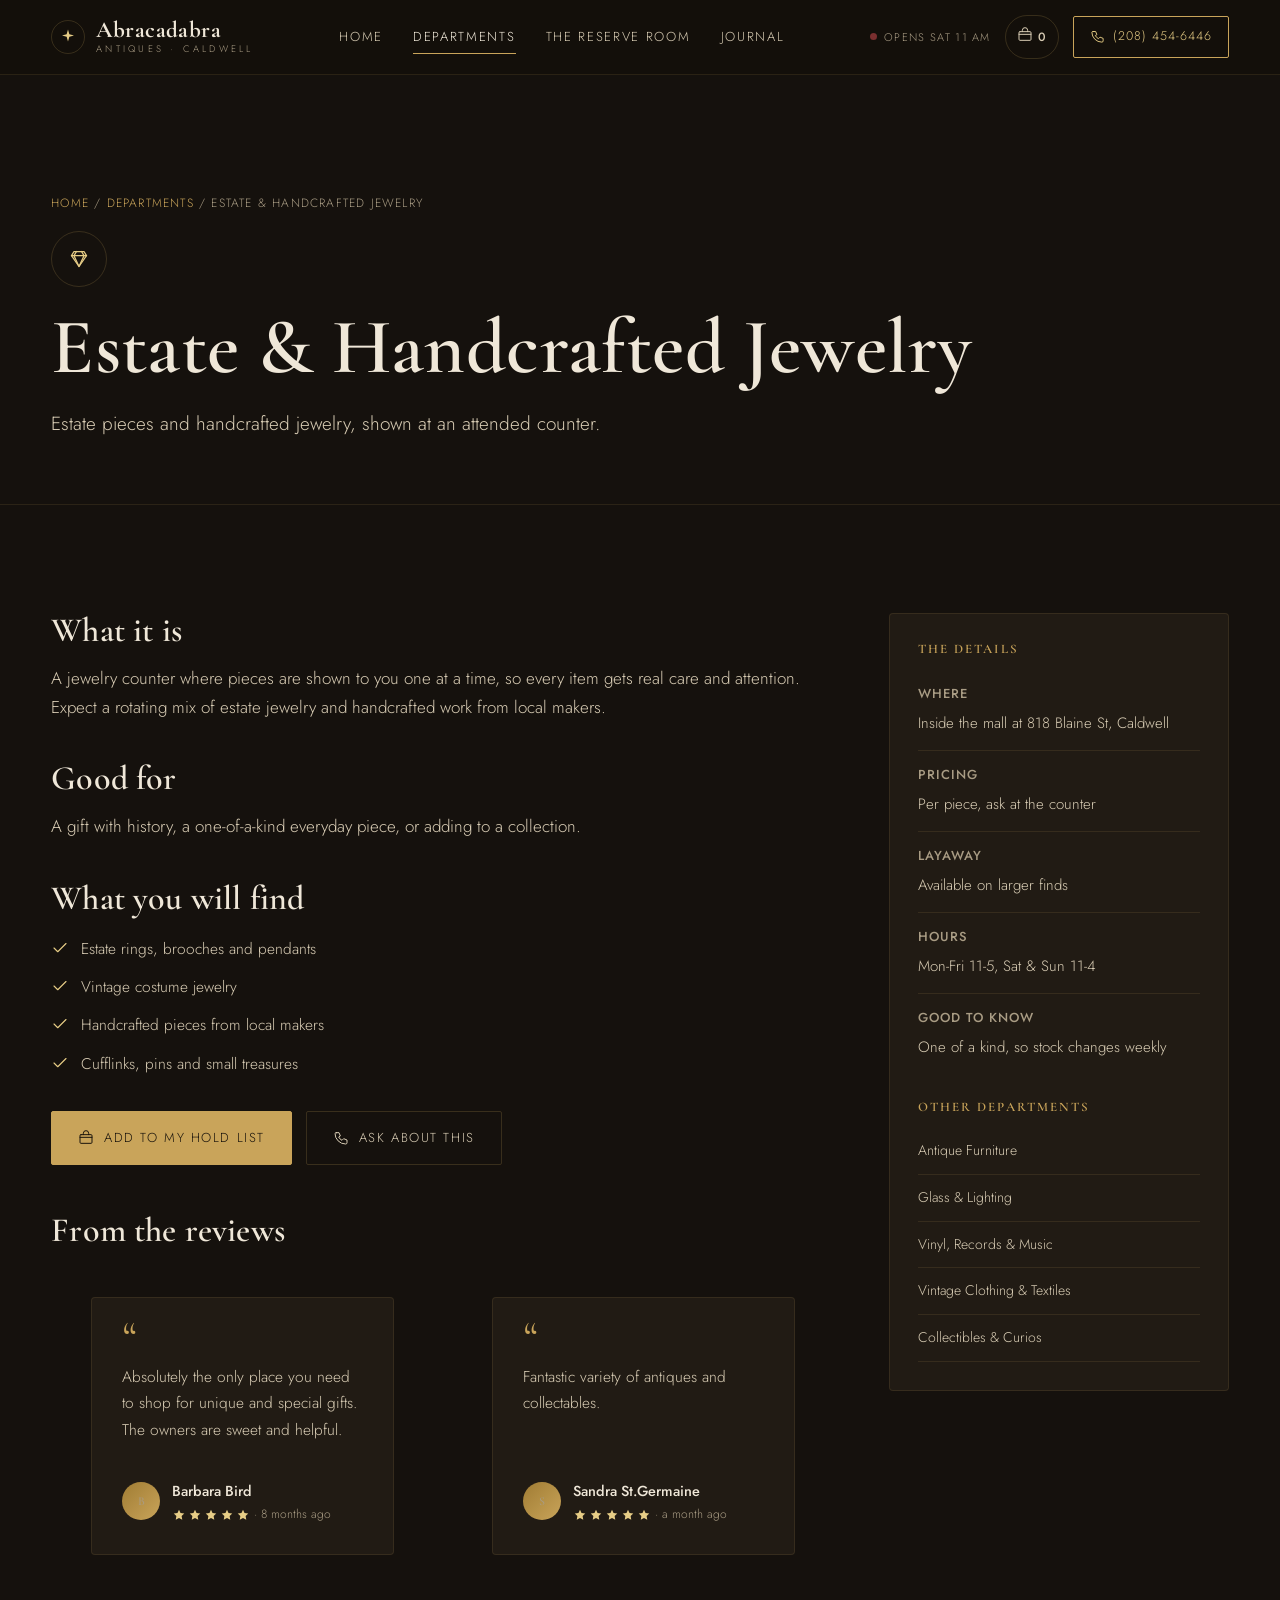
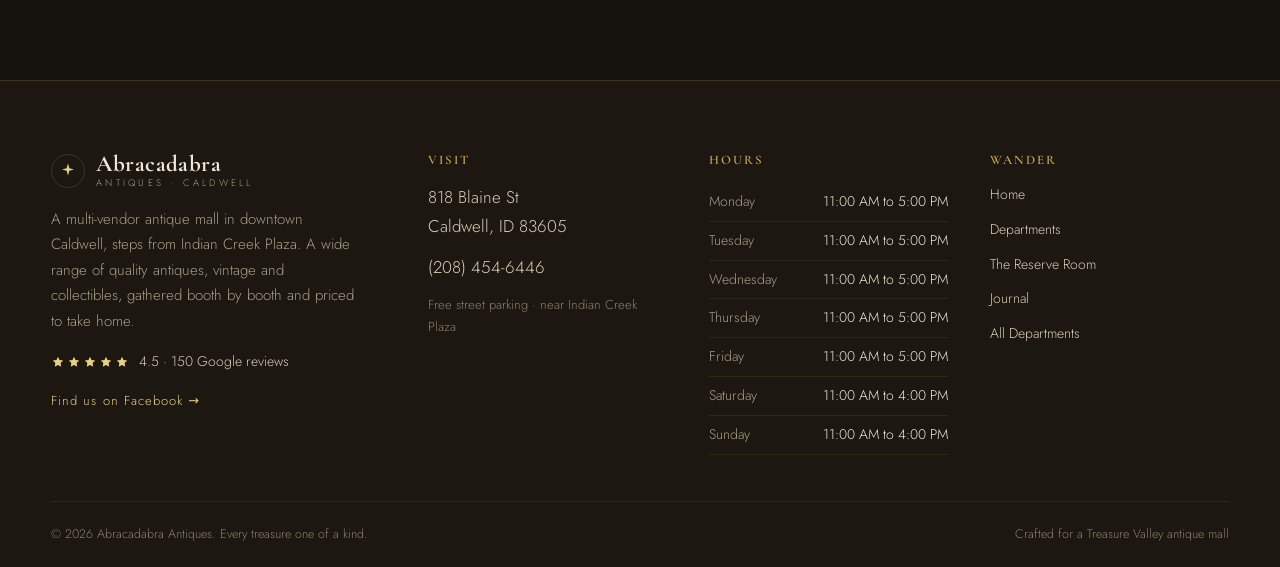
<file: estate-and-handcrafted-jewelry.html>
<!doctype html><html lang="en"><head><meta charset="utf-8"><meta name="viewport" content="width=device-width,initial-scale=1"><title>Estate & Handcrafted Jewelry | Abracadabra Antiques, Caldwell ID</title><meta name="description" content="Estate pieces and handcrafted jewelry, shown at an attended counter. Find it at Abracadabra Antiques, a multi-vendor antique mall in downtown Caldwell, Idaho."><link rel="canonical" href="https://abracadabra-antiques-caldwell.vercel.app/estate-and-handcrafted-jewelry.html"><meta property="og:title" content="Estate &amp; Handcrafted Jewelry | Abracadabra Antiques, Caldwell ID"><meta property="og:description" content="Estate pieces and handcrafted jewelry, shown at an attended counter. Find it at Abracadabra Antiques, a multi-vendor antique mall in downtown Caldwell, Idaho."><meta property="og:type" content="website"><meta property="og:image" content="https://abracadabra-antiques-caldwell.vercel.app/hero.jpg"><meta name="theme-color" content="#15110d"><link rel="preconnect" href="https://fonts.googleapis.com"><link rel="preconnect" href="https://fonts.gstatic.com" crossorigin><link href="https://fonts.googleapis.com/css2?family=Cormorant+Garamond:ital,wght@0,500;0,600;0,700;1,500;1,600&family=Jost:wght@300;400;500&display=swap" rel="stylesheet"><link rel="stylesheet" href="styles.css"><script type="application/ld+json">{"@context": "https://schema.org", "@type": "CollectionPage", "name": "Estate & Handcrafted Jewelry at Abracadabra Antiques", "description": "Estate pieces and handcrafted jewelry, shown at an attended counter.", "url": "https://abracadabra-antiques-caldwell.vercel.app/estate-and-handcrafted-jewelry.html", "isPartOf": {"@type": "Store", "name": "Abracadabra Antiques", "url": "https://abracadabra-antiques-caldwell.vercel.app"}}</script><script type="application/ld+json">{"@context": "https://schema.org", "@type": "BreadcrumbList", "itemListElement": [{"@type": "ListItem", "position": 1, "name": "Home", "item": "https://abracadabra-antiques-caldwell.vercel.app/"}, {"@type": "ListItem", "position": 2, "name": "Departments", "item": "https://abracadabra-antiques-caldwell.vercel.app/departments.html"}, {"@type": "ListItem", "position": 3, "name": "Estate & Handcrafted Jewelry", "item": "https://abracadabra-antiques-caldwell.vercel.app/estate-and-handcrafted-jewelry.html"}]}</script></head><body><a class="skip" href="#main">Skip to content</a><header class="site-head" id="siteHead"><div class="wrap head-in"><a class="brand" href="index.html" aria-label="Abracadabra Antiques home"><span class="brand-mark"><svg class="spk" viewBox="0 0 24 24" fill="none" stroke="currentColor" stroke-width="1.5" stroke-linecap="round" stroke-linejoin="round" aria-hidden="true"><path d="M12 2l1.8 6.2L20 10l-6.2 1.8L12 18l-1.8-6.2L4 10l6.2-1.8z"/></svg></span><span class="brand-txt"><span class="brand-name">Abracadabra</span><span class="brand-sub">ANTIQUES &middot; CALDWELL</span></span></a><nav class="nav" aria-label="Primary"><a class="nlink" href="index.html">Home</a><a class="nlink on" href="departments.html" aria-current="page">Departments</a><a class="nlink" href="shop.html">The Reserve Room</a><a class="nlink" href="journal.html">Journal</a></nav><div class="head-right"><span class="status" id="openStatus" aria-live="polite"><span class="dot"></span><span class="status-txt">Hours</span></span><a class="hold-chip" href="shop.html" data-open-cart aria-label="Your hold list"><span class="hc-ic"><svg class="ic" viewBox="0 0 24 24" fill="none" stroke="currentColor" stroke-width="1.5" stroke-linecap="round" stroke-linejoin="round" aria-hidden="true"><rect x="3" y="7" width="18" height="13" rx="1.5"/><path d="M3 11h18M8 7V5a4 4 0 0 1 8 0v2"/></svg></span><span id="holdCount" class="hc-num">0</span></a><a class="call-btn" href="tel:+12084546446"><svg class="ic" viewBox="0 0 24 24" fill="none" stroke="currentColor" stroke-width="1.5" stroke-linecap="round" stroke-linejoin="round" aria-hidden="true"><path d="M5 4h4l2 5-2.5 1.5a11 11 0 0 0 5 5L16 13l5 2v4a2 2 0 0 1-2 2A16 16 0 0 1 3 5a2 2 0 0 1 2-1z"/></svg><span>(208) 454-6446</span></a><button class="burger" id="burger" aria-label="Open menu" aria-expanded="false" aria-controls="mobileNav"><span></span><span></span><span></span></button></div></div><div class="mobile-nav" id="mobileNav" hidden><a href="index.html">Home</a><a href="departments.html">Departments</a><a href="shop.html">The Reserve Room</a><a href="journal.html">Journal</a><a class="m-call" href="tel:+12084546446"><svg class="ic" viewBox="0 0 24 24" fill="none" stroke="currentColor" stroke-width="1.5" stroke-linecap="round" stroke-linejoin="round" aria-hidden="true"><path d="M5 4h4l2 5-2.5 1.5a11 11 0 0 0 5 5L16 13l5 2v4a2 2 0 0 1-2 2A16 16 0 0 1 3 5a2 2 0 0 1 2-1z"/></svg> Call (208) 454-6446</a></div></header><main id="main"><section class="phero"><div class="wrap"><div class="crumbs"><a href="index.html">Home</a> / <a href="departments.html">Departments</a> / Estate & Handcrafted Jewelry</div><div class="dic" style="width:56px;height:56px;display:grid;place-items:center;border:1px solid var(--line);border-radius:50%;color:var(--gold-bright);margin-bottom:18px"><svg class="ic" viewBox="0 0 24 24" fill="none" stroke="currentColor" stroke-width="1.5" stroke-linecap="round" stroke-linejoin="round" aria-hidden="true"><path d="M6 3h12l3 5-9 13L3 8z"/><path d="M3 8h18M9 3l-3 5 6 13 6-13-3-5"/></svg></div><h1>Estate & Handcrafted Jewelry</h1><p class="lead">Estate pieces and handcrafted jewelry, shown at an attended counter.</p></div></section><section class="sec"><div class="wrap"><div class="detail"><div class="prose"><h2>What it is</h2><p>A jewelry counter where pieces are shown to you one at a time, so every item gets real care and attention. Expect a rotating mix of estate jewelry and handcrafted work from local makers.</p><h2>Good for</h2><p>A gift with history, a one-of-a-kind everyday piece, or adding to a collection.</p><h2>What you will find</h2><ul class="s-list"><li><svg class="ic" viewBox="0 0 24 24" fill="none" stroke="currentColor" stroke-width="1.5" stroke-linecap="round" stroke-linejoin="round" aria-hidden="true"><path d="M4 12l5 5L20 6"/></svg>Estate rings, brooches and pendants</li><li><svg class="ic" viewBox="0 0 24 24" fill="none" stroke="currentColor" stroke-width="1.5" stroke-linecap="round" stroke-linejoin="round" aria-hidden="true"><path d="M4 12l5 5L20 6"/></svg>Vintage costume jewelry</li><li><svg class="ic" viewBox="0 0 24 24" fill="none" stroke="currentColor" stroke-width="1.5" stroke-linecap="round" stroke-linejoin="round" aria-hidden="true"><path d="M4 12l5 5L20 6"/></svg>Handcrafted pieces from local makers</li><li><svg class="ic" viewBox="0 0 24 24" fill="none" stroke="currentColor" stroke-width="1.5" stroke-linecap="round" stroke-linejoin="round" aria-hidden="true"><path d="M4 12l5 5L20 6"/></svg>Cufflinks, pins and small treasures</li></ul><div style="margin-top:34px;display:flex;gap:14px;flex-wrap:wrap"><a class="btn solid" href="shop.html?find=estate-jewelry"><svg class="ic" viewBox="0 0 24 24" fill="none" stroke="currentColor" stroke-width="1.5" stroke-linecap="round" stroke-linejoin="round" aria-hidden="true"><rect x="3" y="7" width="18" height="13" rx="1.5"/><path d="M3 11h18M8 7V5a4 4 0 0 1 8 0v2"/></svg> Add to my hold list</a><a class="btn ghost" href="tel:+12084546446"><svg class="ic" viewBox="0 0 24 24" fill="none" stroke="currentColor" stroke-width="1.5" stroke-linecap="round" stroke-linejoin="round" aria-hidden="true"><path d="M5 4h4l2 5-2.5 1.5a11 11 0 0 0 5 5L16 13l5 2v4a2 2 0 0 1-2 2A16 16 0 0 1 3 5a2 2 0 0 1 2-1z"/></svg> Ask about this</a></div><h2 style="margin-top:48px">From the reviews</h2><div class="rev-pair"><figure class="rcard"><div class="qt">&ldquo;</div><p>Absolutely the only place you need to shop for unique and special gifts. The owners are sweet and helpful.</p><figcaption class="who"><span class="av">B</span><span><b>Barbara Bird</b><br><span><span class="stars" aria-hidden="true"><svg class="st" viewBox="0 0 24 24"><path d="M12 3l2.6 5.6L21 9.3l-4.5 4.3 1.1 6.4L12 17l-5.6 3 1.1-6.4L3 9.3l6.4-.7z"/></svg><svg class="st" viewBox="0 0 24 24"><path d="M12 3l2.6 5.6L21 9.3l-4.5 4.3 1.1 6.4L12 17l-5.6 3 1.1-6.4L3 9.3l6.4-.7z"/></svg><svg class="st" viewBox="0 0 24 24"><path d="M12 3l2.6 5.6L21 9.3l-4.5 4.3 1.1 6.4L12 17l-5.6 3 1.1-6.4L3 9.3l6.4-.7z"/></svg><svg class="st" viewBox="0 0 24 24"><path d="M12 3l2.6 5.6L21 9.3l-4.5 4.3 1.1 6.4L12 17l-5.6 3 1.1-6.4L3 9.3l6.4-.7z"/></svg><svg class="st" viewBox="0 0 24 24"><path d="M12 3l2.6 5.6L21 9.3l-4.5 4.3 1.1 6.4L12 17l-5.6 3 1.1-6.4L3 9.3l6.4-.7z"/></svg></span> &middot; 8 months ago</span></span></figcaption></figure><figure class="rcard"><div class="qt">&ldquo;</div><p>Fantastic variety of antiques and collectables.</p><figcaption class="who"><span class="av">S</span><span><b>Sandra St.Germaine</b><br><span><span class="stars" aria-hidden="true"><svg class="st" viewBox="0 0 24 24"><path d="M12 3l2.6 5.6L21 9.3l-4.5 4.3 1.1 6.4L12 17l-5.6 3 1.1-6.4L3 9.3l6.4-.7z"/></svg><svg class="st" viewBox="0 0 24 24"><path d="M12 3l2.6 5.6L21 9.3l-4.5 4.3 1.1 6.4L12 17l-5.6 3 1.1-6.4L3 9.3l6.4-.7z"/></svg><svg class="st" viewBox="0 0 24 24"><path d="M12 3l2.6 5.6L21 9.3l-4.5 4.3 1.1 6.4L12 17l-5.6 3 1.1-6.4L3 9.3l6.4-.7z"/></svg><svg class="st" viewBox="0 0 24 24"><path d="M12 3l2.6 5.6L21 9.3l-4.5 4.3 1.1 6.4L12 17l-5.6 3 1.1-6.4L3 9.3l6.4-.7z"/></svg><svg class="st" viewBox="0 0 24 24"><path d="M12 3l2.6 5.6L21 9.3l-4.5 4.3 1.1 6.4L12 17l-5.6 3 1.1-6.4L3 9.3l6.4-.7z"/></svg></span> &middot; a month ago</span></span></figcaption></figure></div></div><aside class="facts"><h4>The details</h4><div class="frow"><b>Where</b><span>Inside the mall at 818 Blaine St, Caldwell</span></div><div class="frow"><b>Pricing</b><span>Per piece, ask at the counter</span></div><div class="frow"><b>Layaway</b><span>Available on larger finds</span></div><div class="frow"><b>Hours</b><span>Mon-Fri 11-5, Sat &amp; Sun 11-4</span></div><div class="frow"><b>Good to know</b><span>One of a kind, so stock changes weekly</span></div><h4 style="margin-top:26px">Other departments</h4><a href="antique-furniture.html" style="display:block;padding:11px 0;border-bottom:1px solid var(--line2);color:var(--soft);font-size:14px">Antique Furniture</a><a href="glass-and-lighting.html" style="display:block;padding:11px 0;border-bottom:1px solid var(--line2);color:var(--soft);font-size:14px">Glass & Lighting</a><a href="vinyl-records-and-music.html" style="display:block;padding:11px 0;border-bottom:1px solid var(--line2);color:var(--soft);font-size:14px">Vinyl, Records & Music</a><a href="vintage-clothing-and-textiles.html" style="display:block;padding:11px 0;border-bottom:1px solid var(--line2);color:var(--soft);font-size:14px">Vintage Clothing & Textiles</a><a href="collectibles-and-curios.html" style="display:block;padding:11px 0;border-bottom:1px solid var(--line2);color:var(--soft);font-size:14px">Collectibles & Curios</a></aside></div></div></section></main><footer class="site-foot" id="contact" style="border-top:1px solid var(--line);background:var(--bg2);padding:72px 0 0;margin-top:0"><div class="wrap foot-grid"><div><div class="brand"><span class="brand-mark"><svg class="spk" viewBox="0 0 24 24" fill="none" stroke="currentColor" stroke-width="1.5" stroke-linecap="round" stroke-linejoin="round" aria-hidden="true"><path d="M12 2l1.8 6.2L20 10l-6.2 1.8L12 18l-1.8-6.2L4 10l6.2-1.8z"/></svg></span><span class="brand-txt"><span class="brand-name">Abracadabra</span><span class="brand-sub">ANTIQUES &middot; CALDWELL</span></span></div><p style="color:var(--muted);font-size:15px;margin:18px 0 16px;max-width:34ch">A multi-vendor antique mall in downtown Caldwell, steps from Indian Creek Plaza. A wide range of quality antiques, vintage and collectibles, gathered booth by booth and priced to take home.</p><div style="display:flex;align-items:center;gap:10px;color:var(--soft);font-size:14px"><span class="stars" aria-hidden="true"><svg class="st" viewBox="0 0 24 24"><path d="M12 3l2.6 5.6L21 9.3l-4.5 4.3 1.1 6.4L12 17l-5.6 3 1.1-6.4L3 9.3l6.4-.7z"/></svg><svg class="st" viewBox="0 0 24 24"><path d="M12 3l2.6 5.6L21 9.3l-4.5 4.3 1.1 6.4L12 17l-5.6 3 1.1-6.4L3 9.3l6.4-.7z"/></svg><svg class="st" viewBox="0 0 24 24"><path d="M12 3l2.6 5.6L21 9.3l-4.5 4.3 1.1 6.4L12 17l-5.6 3 1.1-6.4L3 9.3l6.4-.7z"/></svg><svg class="st" viewBox="0 0 24 24"><path d="M12 3l2.6 5.6L21 9.3l-4.5 4.3 1.1 6.4L12 17l-5.6 3 1.1-6.4L3 9.3l6.4-.7z"/></svg><svg class="st" viewBox="0 0 24 24"><path d="M12 3l2.6 5.6L21 9.3l-4.5 4.3 1.1 6.4L12 17l-5.6 3 1.1-6.4L3 9.3l6.4-.7z"/></svg></span><span>4.5 &middot; 150 Google reviews</span></div><a href="https://www.facebook.com/p/Abracadabra-Antiques-100057351674582/" target="_blank" rel="noopener" style="display:inline-block;margin-top:16px;color:var(--gold-bright);font-size:13px;letter-spacing:.08em">Find us on Facebook &rarr;</a></div><div><h4 style="font-size:13px;letter-spacing:.16em;text-transform:uppercase;color:var(--gold);margin:0 0 16px">Visit</h4><p style="margin:0 0 12px"><a href="https://www.google.com/maps/place/Abracadabra+Antiques/@43.6644172,-116.6884078,17z" target="_blank" rel="noopener" style="color:var(--soft)">818 Blaine St<br>Caldwell, ID 83605</a></p><p style="margin:0 0 12px"><a href="tel:+12084546446" style="color:var(--soft)">(208) 454-6446</a></p><p style="margin:0;color:var(--muted2);font-size:13px">Free street parking &middot; near Indian Creek Plaza</p></div><div><h4 style="font-size:13px;letter-spacing:.16em;text-transform:uppercase;color:var(--gold);margin:0 0 16px">Hours</h4><div class="hrow" style="display:flex;justify-content:space-between;padding:7px 0;border-bottom:1px solid var(--line2);font-size:14px"><span style="color:var(--muted)">Monday</span><span>11:00 AM to 5:00 PM</span></div><div class="hrow" style="display:flex;justify-content:space-between;padding:7px 0;border-bottom:1px solid var(--line2);font-size:14px"><span style="color:var(--muted)">Tuesday</span><span>11:00 AM to 5:00 PM</span></div><div class="hrow" style="display:flex;justify-content:space-between;padding:7px 0;border-bottom:1px solid var(--line2);font-size:14px"><span style="color:var(--muted)">Wednesday</span><span>11:00 AM to 5:00 PM</span></div><div class="hrow" style="display:flex;justify-content:space-between;padding:7px 0;border-bottom:1px solid var(--line2);font-size:14px"><span style="color:var(--muted)">Thursday</span><span>11:00 AM to 5:00 PM</span></div><div class="hrow" style="display:flex;justify-content:space-between;padding:7px 0;border-bottom:1px solid var(--line2);font-size:14px"><span style="color:var(--muted)">Friday</span><span>11:00 AM to 5:00 PM</span></div><div class="hrow" style="display:flex;justify-content:space-between;padding:7px 0;border-bottom:1px solid var(--line2);font-size:14px"><span style="color:var(--muted)">Saturday</span><span>11:00 AM to 4:00 PM</span></div><div class="hrow" style="display:flex;justify-content:space-between;padding:7px 0;border-bottom:1px solid var(--line2);font-size:14px"><span style="color:var(--muted)">Sunday</span><span>11:00 AM to 4:00 PM</span></div></div><div><h4 style="font-size:13px;letter-spacing:.16em;text-transform:uppercase;color:var(--gold);margin:0 0 16px">Wander</h4><nav aria-label="Footer" style="display:grid;gap:11px;color:var(--soft);font-size:14px"><a href="index.html">Home</a><a href="departments.html">Departments</a><a href="shop.html">The Reserve Room</a><a href="journal.html">Journal</a><a href="departments.html">All Departments</a></nav></div></div><div class="wrap foot-base"><span>&copy; <span id="yr"></span> Abracadabra Antiques. Every treasure one of a kind.</span><span>Crafted for a Treasure Valley antique mall</span></div></footer><div class="drawer-back" id="drawerBack"></div><div class="drawer-host"><aside class="drawer" id="drawer" aria-label="Your hold list" aria-hidden="false"><div class="drawer-head"><h3>Your Hold List</h3><button class="drawer-close" id="drawerClose" aria-label="Close">&times;</button></div><div class="drawer-body" id="drawerItems"></div><div class="drawer-note"><label for="holdNote">Add a note (a name to hold under, what you are hunting for)</label><textarea id="holdNote" placeholder="e.g. Hold under Sam, looking for green depression glass and a small dresser"></textarea></div><div class="drawer-foot"><div class="handoff"><a class="btn solid" id="smsBtn" href="#"><svg class="ic" viewBox="0 0 24 24" fill="none" stroke="currentColor" stroke-width="1.5" stroke-linecap="round" stroke-linejoin="round" aria-hidden="true"><path d="M5 4h4l2 5-2.5 1.5a11 11 0 0 0 5 5L16 13l5 2v4a2 2 0 0 1-2 2A16 16 0 0 1 3 5a2 2 0 0 1 2-1z"/></svg> Text the list</a><a class="btn" id="mailBtn" href="#"><svg class="ic" viewBox="0 0 24 24" fill="none" stroke="currentColor" stroke-width="1.5" stroke-linecap="round" stroke-linejoin="round" aria-hidden="true"><rect x="3" y="5" width="18" height="14" rx="1.5"/><path d="M3 6l9 7 9-7"/></svg> Email it</a></div><button class="btn ghost" id="copyBtn"><svg class="ic" viewBox="0 0 24 24" fill="none" stroke="currentColor" stroke-width="1.5" stroke-linecap="round" stroke-linejoin="round" aria-hidden="true"><rect x="9" y="9" width="11" height="11" rx="1.5"/><path d="M5 15V5a1 1 0 0 1 1-1h9"/></svg> Copy summary</button><a class="btn ghost" id="callBtn" href="tel:+12084546446"><svg class="ic" viewBox="0 0 24 24" fill="none" stroke="currentColor" stroke-width="1.5" stroke-linecap="round" stroke-linejoin="round" aria-hidden="true"><path d="M5 4h4l2 5-2.5 1.5a11 11 0 0 0 5 5L16 13l5 2v4a2 2 0 0 1-2 2A16 16 0 0 1 3 5a2 2 0 0 1 2-1z"/></svg> Call (208) 454-6446</a><p class="copy-ok" id="copyOk"></p><p class="mini-note">No payment online. We hold your finds at the counter and settle up in store. Layaway available on larger pieces.</p></div></aside></div><script src="app.js"></script></body></html>
</file>
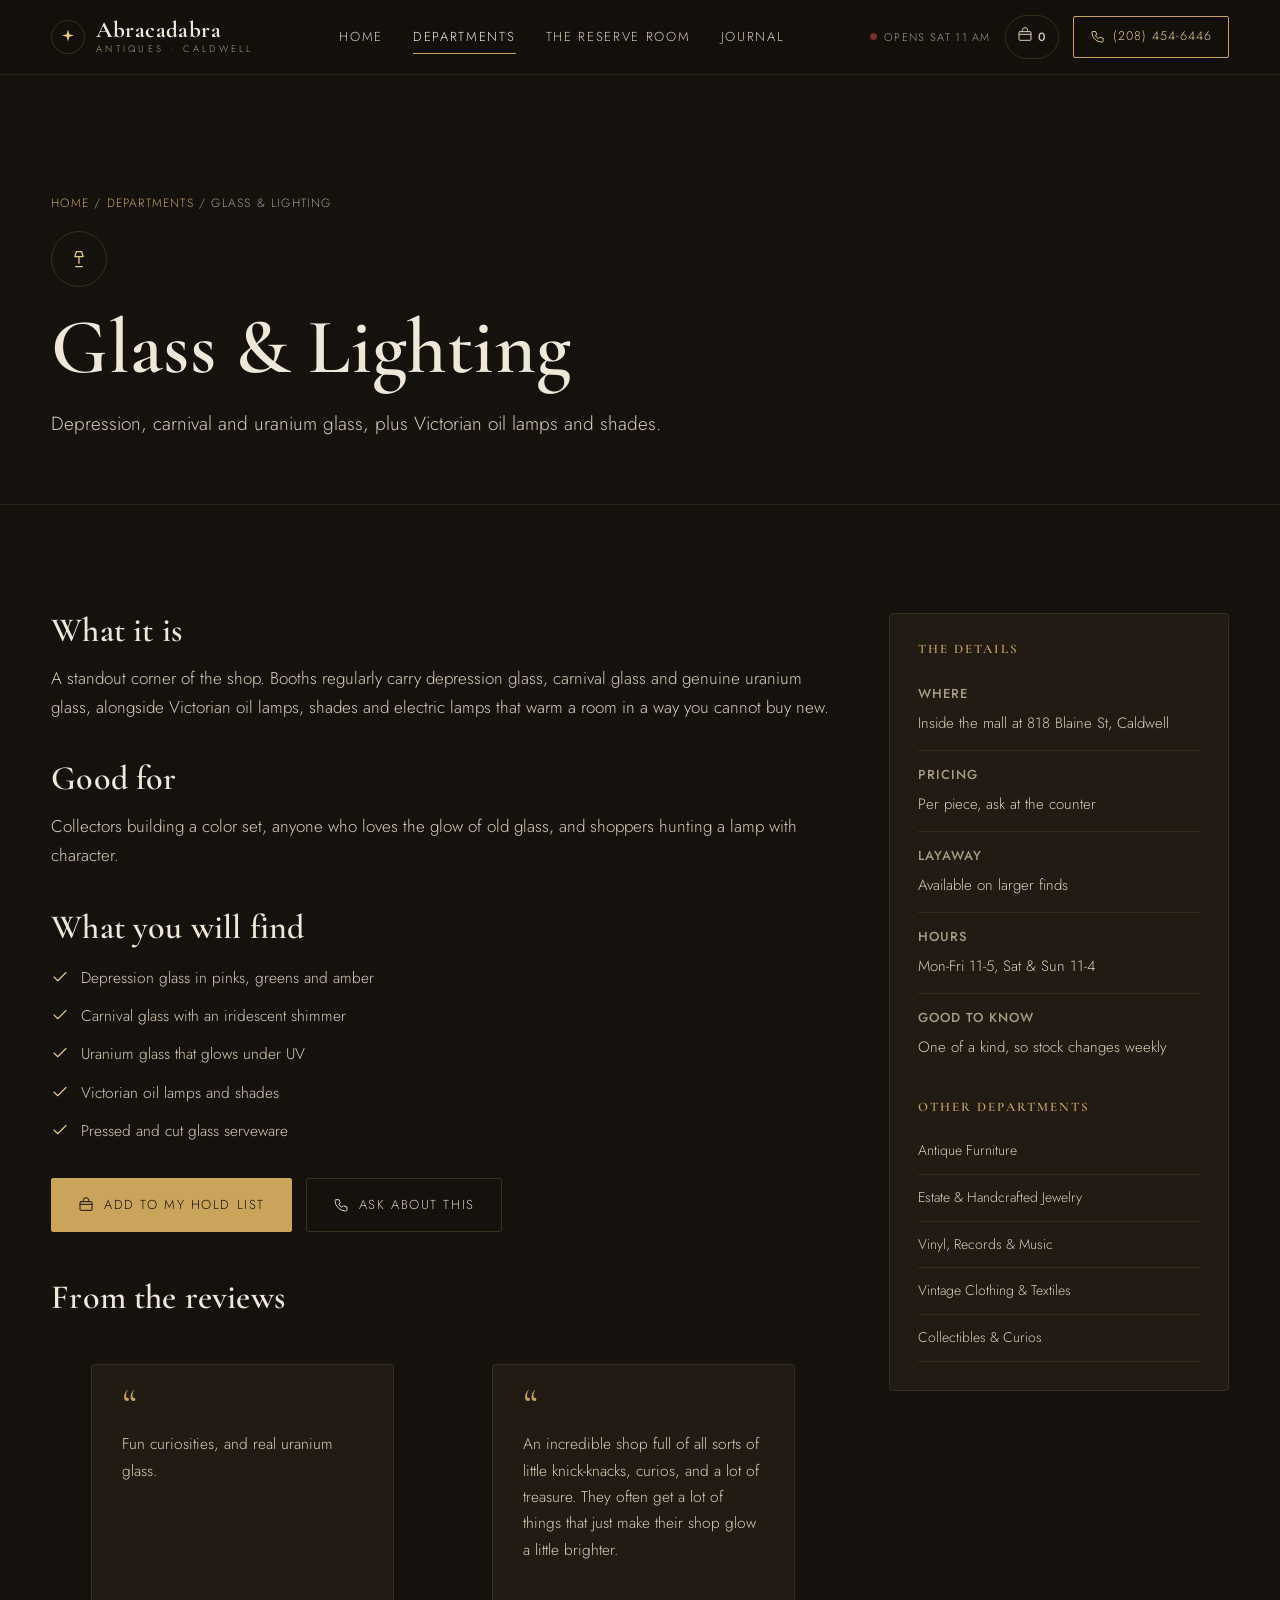
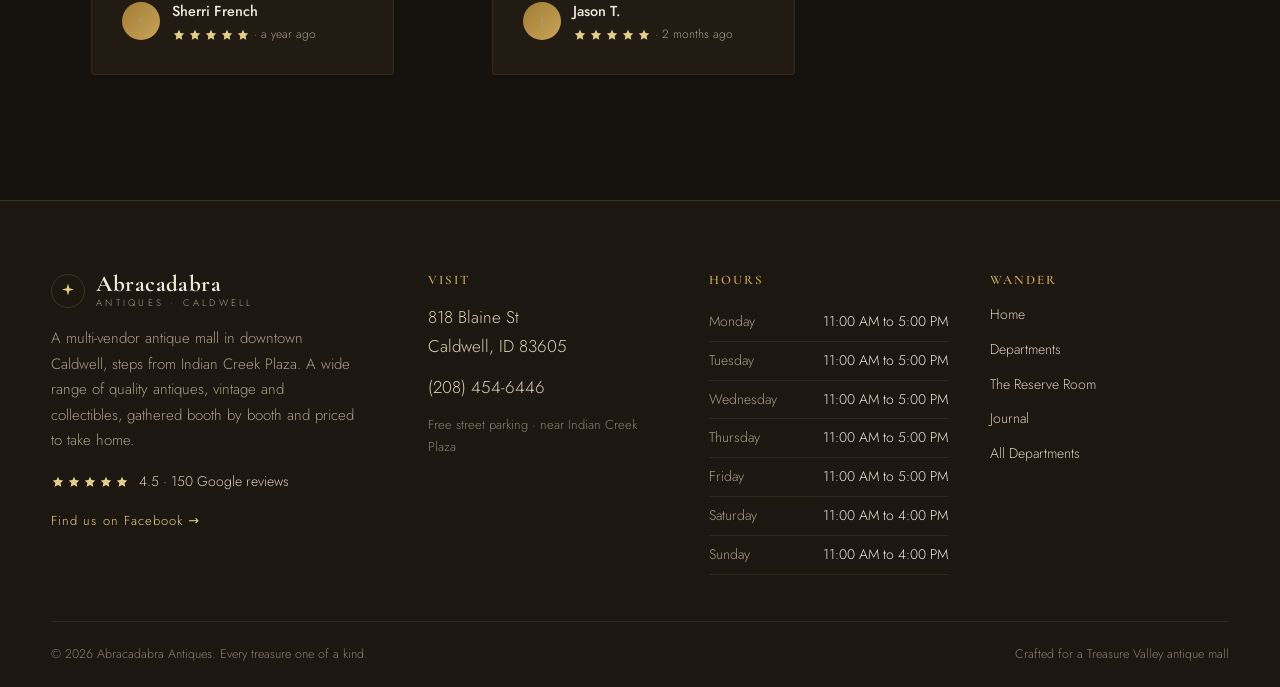
<file: glass-and-lighting.html>
<!doctype html><html lang="en"><head><meta charset="utf-8"><meta name="viewport" content="width=device-width,initial-scale=1"><title>Glass & Lighting | Abracadabra Antiques, Caldwell ID</title><meta name="description" content="Depression, carnival and uranium glass, plus Victorian oil lamps and shades. Find it at Abracadabra Antiques, a multi-vendor antique mall in downtown Caldwell, Idaho."><link rel="canonical" href="https://abracadabra-antiques-caldwell.vercel.app/glass-and-lighting.html"><meta property="og:title" content="Glass &amp; Lighting | Abracadabra Antiques, Caldwell ID"><meta property="og:description" content="Depression, carnival and uranium glass, plus Victorian oil lamps and shades. Find it at Abracadabra Antiques, a multi-vendor antique mall in downtown Caldwell, Idaho."><meta property="og:type" content="website"><meta property="og:image" content="https://abracadabra-antiques-caldwell.vercel.app/hero.jpg"><meta name="theme-color" content="#15110d"><link rel="preconnect" href="https://fonts.googleapis.com"><link rel="preconnect" href="https://fonts.gstatic.com" crossorigin><link href="https://fonts.googleapis.com/css2?family=Cormorant+Garamond:ital,wght@0,500;0,600;0,700;1,500;1,600&family=Jost:wght@300;400;500&display=swap" rel="stylesheet"><link rel="stylesheet" href="styles.css"><script type="application/ld+json">{"@context": "https://schema.org", "@type": "CollectionPage", "name": "Glass & Lighting at Abracadabra Antiques", "description": "Depression, carnival and uranium glass, plus Victorian oil lamps and shades.", "url": "https://abracadabra-antiques-caldwell.vercel.app/glass-and-lighting.html", "isPartOf": {"@type": "Store", "name": "Abracadabra Antiques", "url": "https://abracadabra-antiques-caldwell.vercel.app"}}</script><script type="application/ld+json">{"@context": "https://schema.org", "@type": "BreadcrumbList", "itemListElement": [{"@type": "ListItem", "position": 1, "name": "Home", "item": "https://abracadabra-antiques-caldwell.vercel.app/"}, {"@type": "ListItem", "position": 2, "name": "Departments", "item": "https://abracadabra-antiques-caldwell.vercel.app/departments.html"}, {"@type": "ListItem", "position": 3, "name": "Glass & Lighting", "item": "https://abracadabra-antiques-caldwell.vercel.app/glass-and-lighting.html"}]}</script></head><body><a class="skip" href="#main">Skip to content</a><header class="site-head" id="siteHead"><div class="wrap head-in"><a class="brand" href="index.html" aria-label="Abracadabra Antiques home"><span class="brand-mark"><svg class="spk" viewBox="0 0 24 24" fill="none" stroke="currentColor" stroke-width="1.5" stroke-linecap="round" stroke-linejoin="round" aria-hidden="true"><path d="M12 2l1.8 6.2L20 10l-6.2 1.8L12 18l-1.8-6.2L4 10l6.2-1.8z"/></svg></span><span class="brand-txt"><span class="brand-name">Abracadabra</span><span class="brand-sub">ANTIQUES &middot; CALDWELL</span></span></a><nav class="nav" aria-label="Primary"><a class="nlink" href="index.html">Home</a><a class="nlink on" href="departments.html" aria-current="page">Departments</a><a class="nlink" href="shop.html">The Reserve Room</a><a class="nlink" href="journal.html">Journal</a></nav><div class="head-right"><span class="status" id="openStatus" aria-live="polite"><span class="dot"></span><span class="status-txt">Hours</span></span><a class="hold-chip" href="shop.html" data-open-cart aria-label="Your hold list"><span class="hc-ic"><svg class="ic" viewBox="0 0 24 24" fill="none" stroke="currentColor" stroke-width="1.5" stroke-linecap="round" stroke-linejoin="round" aria-hidden="true"><rect x="3" y="7" width="18" height="13" rx="1.5"/><path d="M3 11h18M8 7V5a4 4 0 0 1 8 0v2"/></svg></span><span id="holdCount" class="hc-num">0</span></a><a class="call-btn" href="tel:+12084546446"><svg class="ic" viewBox="0 0 24 24" fill="none" stroke="currentColor" stroke-width="1.5" stroke-linecap="round" stroke-linejoin="round" aria-hidden="true"><path d="M5 4h4l2 5-2.5 1.5a11 11 0 0 0 5 5L16 13l5 2v4a2 2 0 0 1-2 2A16 16 0 0 1 3 5a2 2 0 0 1 2-1z"/></svg><span>(208) 454-6446</span></a><button class="burger" id="burger" aria-label="Open menu" aria-expanded="false" aria-controls="mobileNav"><span></span><span></span><span></span></button></div></div><div class="mobile-nav" id="mobileNav" hidden><a href="index.html">Home</a><a href="departments.html">Departments</a><a href="shop.html">The Reserve Room</a><a href="journal.html">Journal</a><a class="m-call" href="tel:+12084546446"><svg class="ic" viewBox="0 0 24 24" fill="none" stroke="currentColor" stroke-width="1.5" stroke-linecap="round" stroke-linejoin="round" aria-hidden="true"><path d="M5 4h4l2 5-2.5 1.5a11 11 0 0 0 5 5L16 13l5 2v4a2 2 0 0 1-2 2A16 16 0 0 1 3 5a2 2 0 0 1 2-1z"/></svg> Call (208) 454-6446</a></div></header><main id="main"><section class="phero"><div class="wrap"><div class="crumbs"><a href="index.html">Home</a> / <a href="departments.html">Departments</a> / Glass & Lighting</div><div class="dic" style="width:56px;height:56px;display:grid;place-items:center;border:1px solid var(--line);border-radius:50%;color:var(--gold-bright);margin-bottom:18px"><svg class="ic" viewBox="0 0 24 24" fill="none" stroke="currentColor" stroke-width="1.5" stroke-linecap="round" stroke-linejoin="round" aria-hidden="true"><path d="M9 3h6l2 6H7z"/><path d="M12 9v8M8 21h8"/></svg></div><h1>Glass & Lighting</h1><p class="lead">Depression, carnival and uranium glass, plus Victorian oil lamps and shades.</p></div></section><section class="sec"><div class="wrap"><div class="detail"><div class="prose"><h2>What it is</h2><p>A standout corner of the shop. Booths regularly carry depression glass, carnival glass and genuine uranium glass, alongside Victorian oil lamps, shades and electric lamps that warm a room in a way you cannot buy new.</p><h2>Good for</h2><p>Collectors building a color set, anyone who loves the glow of old glass, and shoppers hunting a lamp with character.</p><h2>What you will find</h2><ul class="s-list"><li><svg class="ic" viewBox="0 0 24 24" fill="none" stroke="currentColor" stroke-width="1.5" stroke-linecap="round" stroke-linejoin="round" aria-hidden="true"><path d="M4 12l5 5L20 6"/></svg>Depression glass in pinks, greens and amber</li><li><svg class="ic" viewBox="0 0 24 24" fill="none" stroke="currentColor" stroke-width="1.5" stroke-linecap="round" stroke-linejoin="round" aria-hidden="true"><path d="M4 12l5 5L20 6"/></svg>Carnival glass with an iridescent shimmer</li><li><svg class="ic" viewBox="0 0 24 24" fill="none" stroke="currentColor" stroke-width="1.5" stroke-linecap="round" stroke-linejoin="round" aria-hidden="true"><path d="M4 12l5 5L20 6"/></svg>Uranium glass that glows under UV</li><li><svg class="ic" viewBox="0 0 24 24" fill="none" stroke="currentColor" stroke-width="1.5" stroke-linecap="round" stroke-linejoin="round" aria-hidden="true"><path d="M4 12l5 5L20 6"/></svg>Victorian oil lamps and shades</li><li><svg class="ic" viewBox="0 0 24 24" fill="none" stroke="currentColor" stroke-width="1.5" stroke-linecap="round" stroke-linejoin="round" aria-hidden="true"><path d="M4 12l5 5L20 6"/></svg>Pressed and cut glass serveware</li></ul><div style="margin-top:34px;display:flex;gap:14px;flex-wrap:wrap"><a class="btn solid" href="shop.html?find=oil-lamps"><svg class="ic" viewBox="0 0 24 24" fill="none" stroke="currentColor" stroke-width="1.5" stroke-linecap="round" stroke-linejoin="round" aria-hidden="true"><rect x="3" y="7" width="18" height="13" rx="1.5"/><path d="M3 11h18M8 7V5a4 4 0 0 1 8 0v2"/></svg> Add to my hold list</a><a class="btn ghost" href="tel:+12084546446"><svg class="ic" viewBox="0 0 24 24" fill="none" stroke="currentColor" stroke-width="1.5" stroke-linecap="round" stroke-linejoin="round" aria-hidden="true"><path d="M5 4h4l2 5-2.5 1.5a11 11 0 0 0 5 5L16 13l5 2v4a2 2 0 0 1-2 2A16 16 0 0 1 3 5a2 2 0 0 1 2-1z"/></svg> Ask about this</a></div><h2 style="margin-top:48px">From the reviews</h2><div class="rev-pair"><figure class="rcard"><div class="qt">&ldquo;</div><p>Fun curiosities, and real uranium glass.</p><figcaption class="who"><span class="av">S</span><span><b>Sherri French</b><br><span><span class="stars" aria-hidden="true"><svg class="st" viewBox="0 0 24 24"><path d="M12 3l2.6 5.6L21 9.3l-4.5 4.3 1.1 6.4L12 17l-5.6 3 1.1-6.4L3 9.3l6.4-.7z"/></svg><svg class="st" viewBox="0 0 24 24"><path d="M12 3l2.6 5.6L21 9.3l-4.5 4.3 1.1 6.4L12 17l-5.6 3 1.1-6.4L3 9.3l6.4-.7z"/></svg><svg class="st" viewBox="0 0 24 24"><path d="M12 3l2.6 5.6L21 9.3l-4.5 4.3 1.1 6.4L12 17l-5.6 3 1.1-6.4L3 9.3l6.4-.7z"/></svg><svg class="st" viewBox="0 0 24 24"><path d="M12 3l2.6 5.6L21 9.3l-4.5 4.3 1.1 6.4L12 17l-5.6 3 1.1-6.4L3 9.3l6.4-.7z"/></svg><svg class="st" viewBox="0 0 24 24"><path d="M12 3l2.6 5.6L21 9.3l-4.5 4.3 1.1 6.4L12 17l-5.6 3 1.1-6.4L3 9.3l6.4-.7z"/></svg></span> &middot; a year ago</span></span></figcaption></figure><figure class="rcard"><div class="qt">&ldquo;</div><p>An incredible shop full of all sorts of little knick-knacks, curios, and a lot of treasure. They often get a lot of things that just make their shop glow a little brighter.</p><figcaption class="who"><span class="av">J</span><span><b>Jason T.</b><br><span><span class="stars" aria-hidden="true"><svg class="st" viewBox="0 0 24 24"><path d="M12 3l2.6 5.6L21 9.3l-4.5 4.3 1.1 6.4L12 17l-5.6 3 1.1-6.4L3 9.3l6.4-.7z"/></svg><svg class="st" viewBox="0 0 24 24"><path d="M12 3l2.6 5.6L21 9.3l-4.5 4.3 1.1 6.4L12 17l-5.6 3 1.1-6.4L3 9.3l6.4-.7z"/></svg><svg class="st" viewBox="0 0 24 24"><path d="M12 3l2.6 5.6L21 9.3l-4.5 4.3 1.1 6.4L12 17l-5.6 3 1.1-6.4L3 9.3l6.4-.7z"/></svg><svg class="st" viewBox="0 0 24 24"><path d="M12 3l2.6 5.6L21 9.3l-4.5 4.3 1.1 6.4L12 17l-5.6 3 1.1-6.4L3 9.3l6.4-.7z"/></svg><svg class="st" viewBox="0 0 24 24"><path d="M12 3l2.6 5.6L21 9.3l-4.5 4.3 1.1 6.4L12 17l-5.6 3 1.1-6.4L3 9.3l6.4-.7z"/></svg></span> &middot; 2 months ago</span></span></figcaption></figure></div></div><aside class="facts"><h4>The details</h4><div class="frow"><b>Where</b><span>Inside the mall at 818 Blaine St, Caldwell</span></div><div class="frow"><b>Pricing</b><span>Per piece, ask at the counter</span></div><div class="frow"><b>Layaway</b><span>Available on larger finds</span></div><div class="frow"><b>Hours</b><span>Mon-Fri 11-5, Sat &amp; Sun 11-4</span></div><div class="frow"><b>Good to know</b><span>One of a kind, so stock changes weekly</span></div><h4 style="margin-top:26px">Other departments</h4><a href="antique-furniture.html" style="display:block;padding:11px 0;border-bottom:1px solid var(--line2);color:var(--soft);font-size:14px">Antique Furniture</a><a href="estate-and-handcrafted-jewelry.html" style="display:block;padding:11px 0;border-bottom:1px solid var(--line2);color:var(--soft);font-size:14px">Estate & Handcrafted Jewelry</a><a href="vinyl-records-and-music.html" style="display:block;padding:11px 0;border-bottom:1px solid var(--line2);color:var(--soft);font-size:14px">Vinyl, Records & Music</a><a href="vintage-clothing-and-textiles.html" style="display:block;padding:11px 0;border-bottom:1px solid var(--line2);color:var(--soft);font-size:14px">Vintage Clothing & Textiles</a><a href="collectibles-and-curios.html" style="display:block;padding:11px 0;border-bottom:1px solid var(--line2);color:var(--soft);font-size:14px">Collectibles & Curios</a></aside></div></div></section></main><footer class="site-foot" id="contact" style="border-top:1px solid var(--line);background:var(--bg2);padding:72px 0 0;margin-top:0"><div class="wrap foot-grid"><div><div class="brand"><span class="brand-mark"><svg class="spk" viewBox="0 0 24 24" fill="none" stroke="currentColor" stroke-width="1.5" stroke-linecap="round" stroke-linejoin="round" aria-hidden="true"><path d="M12 2l1.8 6.2L20 10l-6.2 1.8L12 18l-1.8-6.2L4 10l6.2-1.8z"/></svg></span><span class="brand-txt"><span class="brand-name">Abracadabra</span><span class="brand-sub">ANTIQUES &middot; CALDWELL</span></span></div><p style="color:var(--muted);font-size:15px;margin:18px 0 16px;max-width:34ch">A multi-vendor antique mall in downtown Caldwell, steps from Indian Creek Plaza. A wide range of quality antiques, vintage and collectibles, gathered booth by booth and priced to take home.</p><div style="display:flex;align-items:center;gap:10px;color:var(--soft);font-size:14px"><span class="stars" aria-hidden="true"><svg class="st" viewBox="0 0 24 24"><path d="M12 3l2.6 5.6L21 9.3l-4.5 4.3 1.1 6.4L12 17l-5.6 3 1.1-6.4L3 9.3l6.4-.7z"/></svg><svg class="st" viewBox="0 0 24 24"><path d="M12 3l2.6 5.6L21 9.3l-4.5 4.3 1.1 6.4L12 17l-5.6 3 1.1-6.4L3 9.3l6.4-.7z"/></svg><svg class="st" viewBox="0 0 24 24"><path d="M12 3l2.6 5.6L21 9.3l-4.5 4.3 1.1 6.4L12 17l-5.6 3 1.1-6.4L3 9.3l6.4-.7z"/></svg><svg class="st" viewBox="0 0 24 24"><path d="M12 3l2.6 5.6L21 9.3l-4.5 4.3 1.1 6.4L12 17l-5.6 3 1.1-6.4L3 9.3l6.4-.7z"/></svg><svg class="st" viewBox="0 0 24 24"><path d="M12 3l2.6 5.6L21 9.3l-4.5 4.3 1.1 6.4L12 17l-5.6 3 1.1-6.4L3 9.3l6.4-.7z"/></svg></span><span>4.5 &middot; 150 Google reviews</span></div><a href="https://www.facebook.com/p/Abracadabra-Antiques-100057351674582/" target="_blank" rel="noopener" style="display:inline-block;margin-top:16px;color:var(--gold-bright);font-size:13px;letter-spacing:.08em">Find us on Facebook &rarr;</a></div><div><h4 style="font-size:13px;letter-spacing:.16em;text-transform:uppercase;color:var(--gold);margin:0 0 16px">Visit</h4><p style="margin:0 0 12px"><a href="https://www.google.com/maps/place/Abracadabra+Antiques/@43.6644172,-116.6884078,17z" target="_blank" rel="noopener" style="color:var(--soft)">818 Blaine St<br>Caldwell, ID 83605</a></p><p style="margin:0 0 12px"><a href="tel:+12084546446" style="color:var(--soft)">(208) 454-6446</a></p><p style="margin:0;color:var(--muted2);font-size:13px">Free street parking &middot; near Indian Creek Plaza</p></div><div><h4 style="font-size:13px;letter-spacing:.16em;text-transform:uppercase;color:var(--gold);margin:0 0 16px">Hours</h4><div class="hrow" style="display:flex;justify-content:space-between;padding:7px 0;border-bottom:1px solid var(--line2);font-size:14px"><span style="color:var(--muted)">Monday</span><span>11:00 AM to 5:00 PM</span></div><div class="hrow" style="display:flex;justify-content:space-between;padding:7px 0;border-bottom:1px solid var(--line2);font-size:14px"><span style="color:var(--muted)">Tuesday</span><span>11:00 AM to 5:00 PM</span></div><div class="hrow" style="display:flex;justify-content:space-between;padding:7px 0;border-bottom:1px solid var(--line2);font-size:14px"><span style="color:var(--muted)">Wednesday</span><span>11:00 AM to 5:00 PM</span></div><div class="hrow" style="display:flex;justify-content:space-between;padding:7px 0;border-bottom:1px solid var(--line2);font-size:14px"><span style="color:var(--muted)">Thursday</span><span>11:00 AM to 5:00 PM</span></div><div class="hrow" style="display:flex;justify-content:space-between;padding:7px 0;border-bottom:1px solid var(--line2);font-size:14px"><span style="color:var(--muted)">Friday</span><span>11:00 AM to 5:00 PM</span></div><div class="hrow" style="display:flex;justify-content:space-between;padding:7px 0;border-bottom:1px solid var(--line2);font-size:14px"><span style="color:var(--muted)">Saturday</span><span>11:00 AM to 4:00 PM</span></div><div class="hrow" style="display:flex;justify-content:space-between;padding:7px 0;border-bottom:1px solid var(--line2);font-size:14px"><span style="color:var(--muted)">Sunday</span><span>11:00 AM to 4:00 PM</span></div></div><div><h4 style="font-size:13px;letter-spacing:.16em;text-transform:uppercase;color:var(--gold);margin:0 0 16px">Wander</h4><nav aria-label="Footer" style="display:grid;gap:11px;color:var(--soft);font-size:14px"><a href="index.html">Home</a><a href="departments.html">Departments</a><a href="shop.html">The Reserve Room</a><a href="journal.html">Journal</a><a href="departments.html">All Departments</a></nav></div></div><div class="wrap foot-base"><span>&copy; <span id="yr"></span> Abracadabra Antiques. Every treasure one of a kind.</span><span>Crafted for a Treasure Valley antique mall</span></div></footer><div class="drawer-back" id="drawerBack"></div><div class="drawer-host"><aside class="drawer" id="drawer" aria-label="Your hold list" aria-hidden="false"><div class="drawer-head"><h3>Your Hold List</h3><button class="drawer-close" id="drawerClose" aria-label="Close">&times;</button></div><div class="drawer-body" id="drawerItems"></div><div class="drawer-note"><label for="holdNote">Add a note (a name to hold under, what you are hunting for)</label><textarea id="holdNote" placeholder="e.g. Hold under Sam, looking for green depression glass and a small dresser"></textarea></div><div class="drawer-foot"><div class="handoff"><a class="btn solid" id="smsBtn" href="#"><svg class="ic" viewBox="0 0 24 24" fill="none" stroke="currentColor" stroke-width="1.5" stroke-linecap="round" stroke-linejoin="round" aria-hidden="true"><path d="M5 4h4l2 5-2.5 1.5a11 11 0 0 0 5 5L16 13l5 2v4a2 2 0 0 1-2 2A16 16 0 0 1 3 5a2 2 0 0 1 2-1z"/></svg> Text the list</a><a class="btn" id="mailBtn" href="#"><svg class="ic" viewBox="0 0 24 24" fill="none" stroke="currentColor" stroke-width="1.5" stroke-linecap="round" stroke-linejoin="round" aria-hidden="true"><rect x="3" y="5" width="18" height="14" rx="1.5"/><path d="M3 6l9 7 9-7"/></svg> Email it</a></div><button class="btn ghost" id="copyBtn"><svg class="ic" viewBox="0 0 24 24" fill="none" stroke="currentColor" stroke-width="1.5" stroke-linecap="round" stroke-linejoin="round" aria-hidden="true"><rect x="9" y="9" width="11" height="11" rx="1.5"/><path d="M5 15V5a1 1 0 0 1 1-1h9"/></svg> Copy summary</button><a class="btn ghost" id="callBtn" href="tel:+12084546446"><svg class="ic" viewBox="0 0 24 24" fill="none" stroke="currentColor" stroke-width="1.5" stroke-linecap="round" stroke-linejoin="round" aria-hidden="true"><path d="M5 4h4l2 5-2.5 1.5a11 11 0 0 0 5 5L16 13l5 2v4a2 2 0 0 1-2 2A16 16 0 0 1 3 5a2 2 0 0 1 2-1z"/></svg> Call (208) 454-6446</a><p class="copy-ok" id="copyOk"></p><p class="mini-note">No payment online. We hold your finds at the counter and settle up in store. Layaway available on larger pieces.</p></div></aside></div><script src="app.js"></script></body></html>
</file>
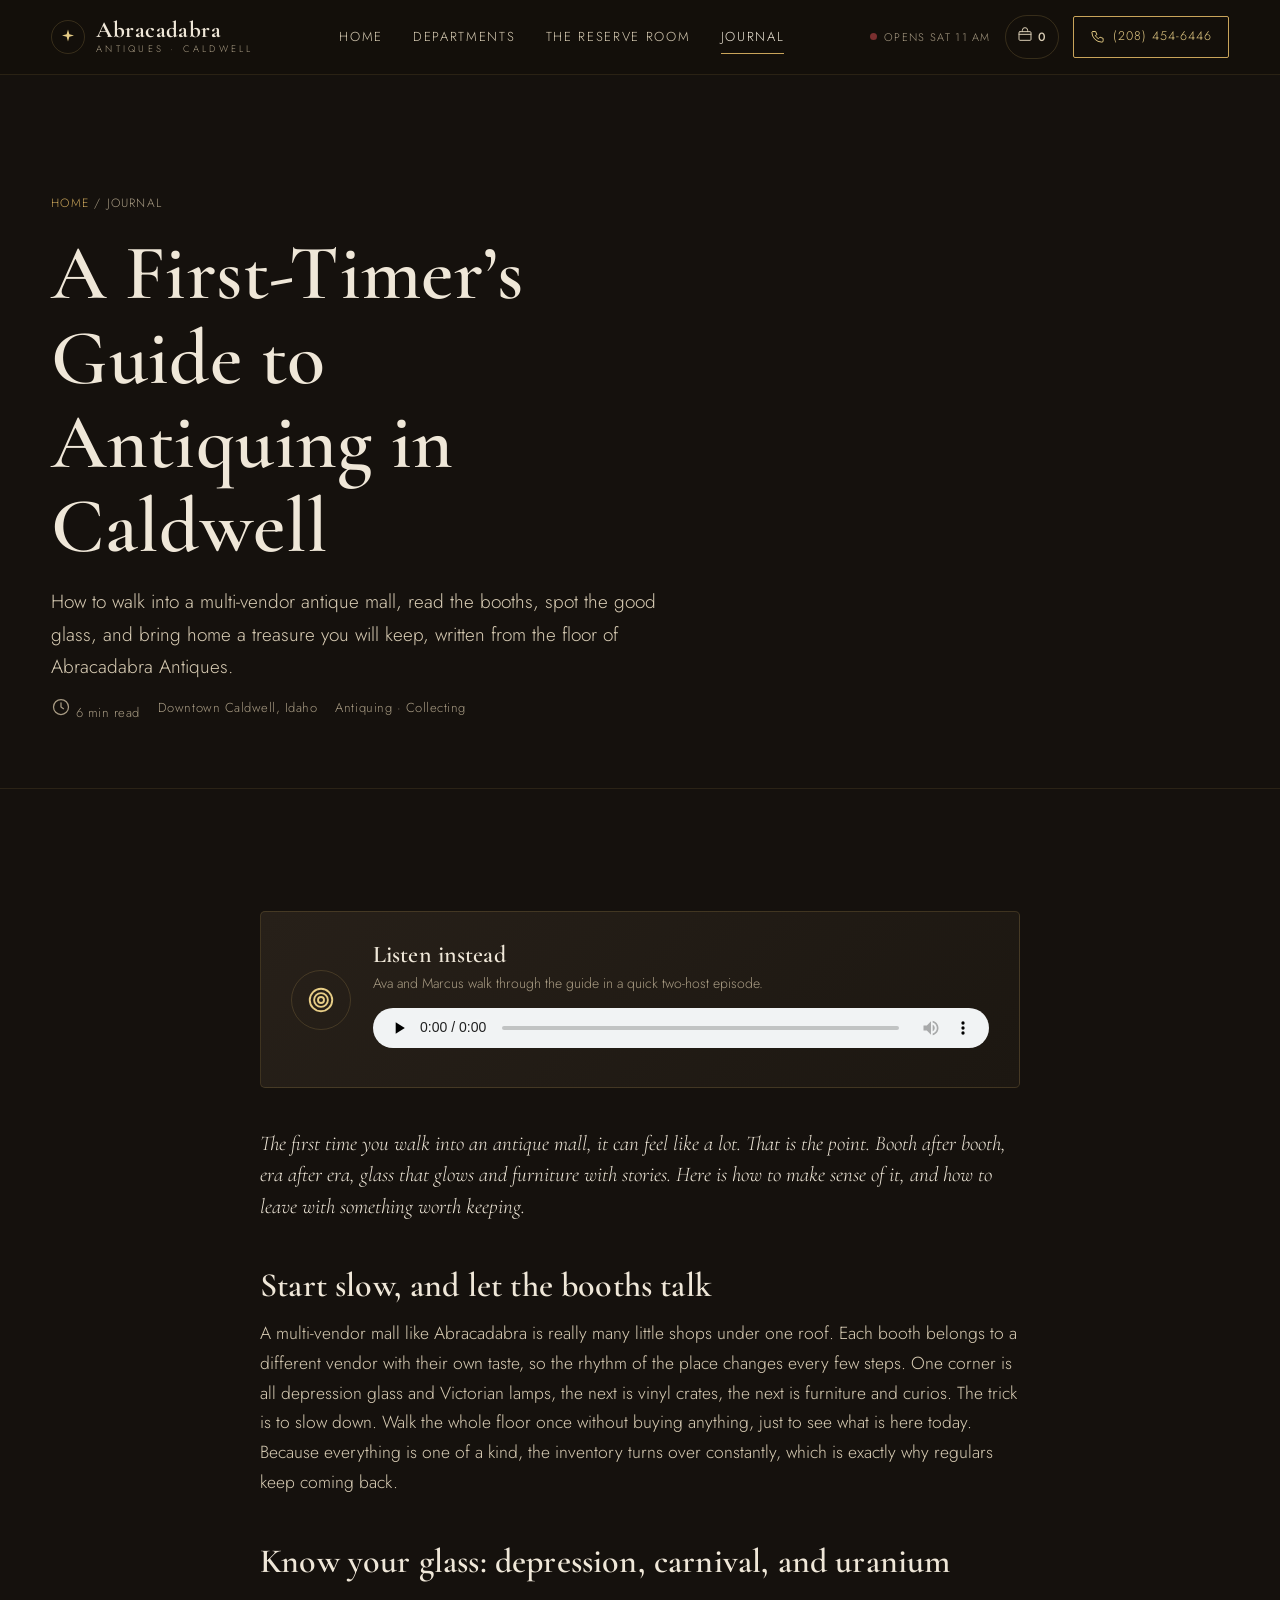
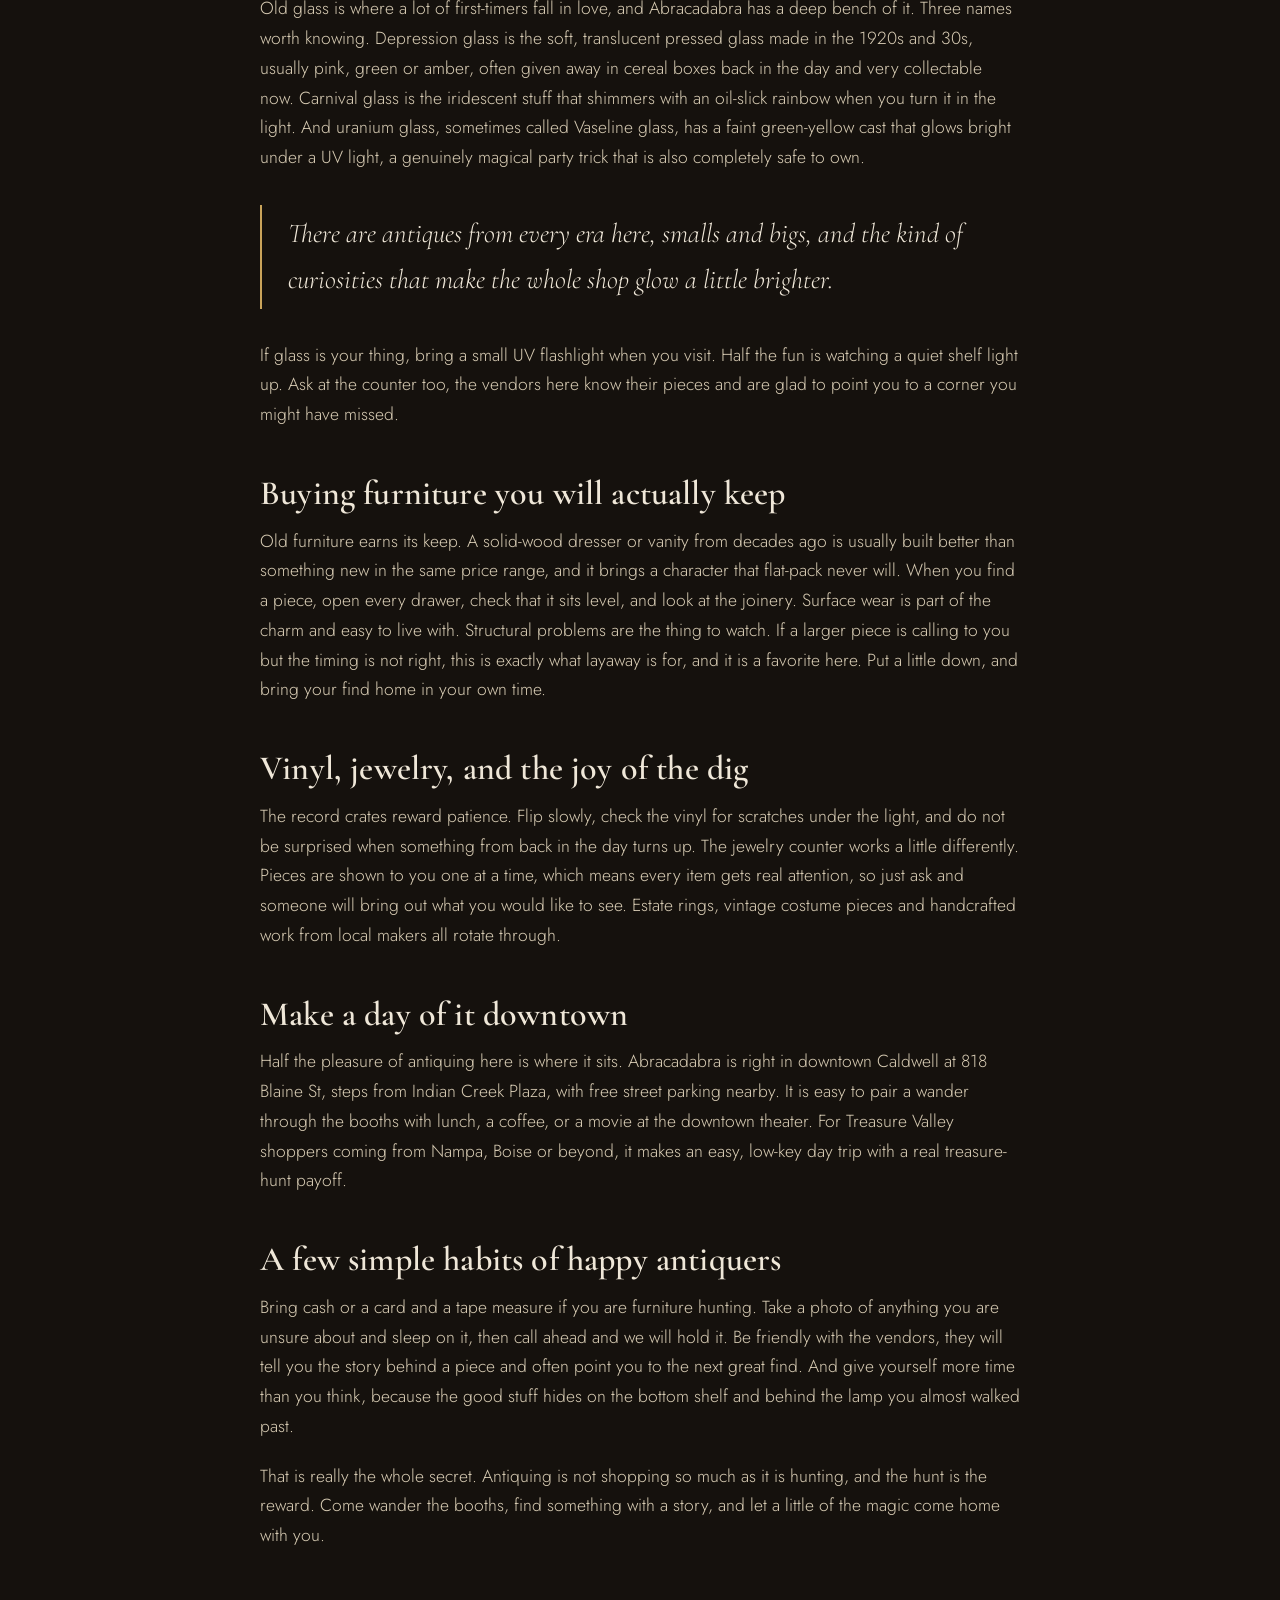
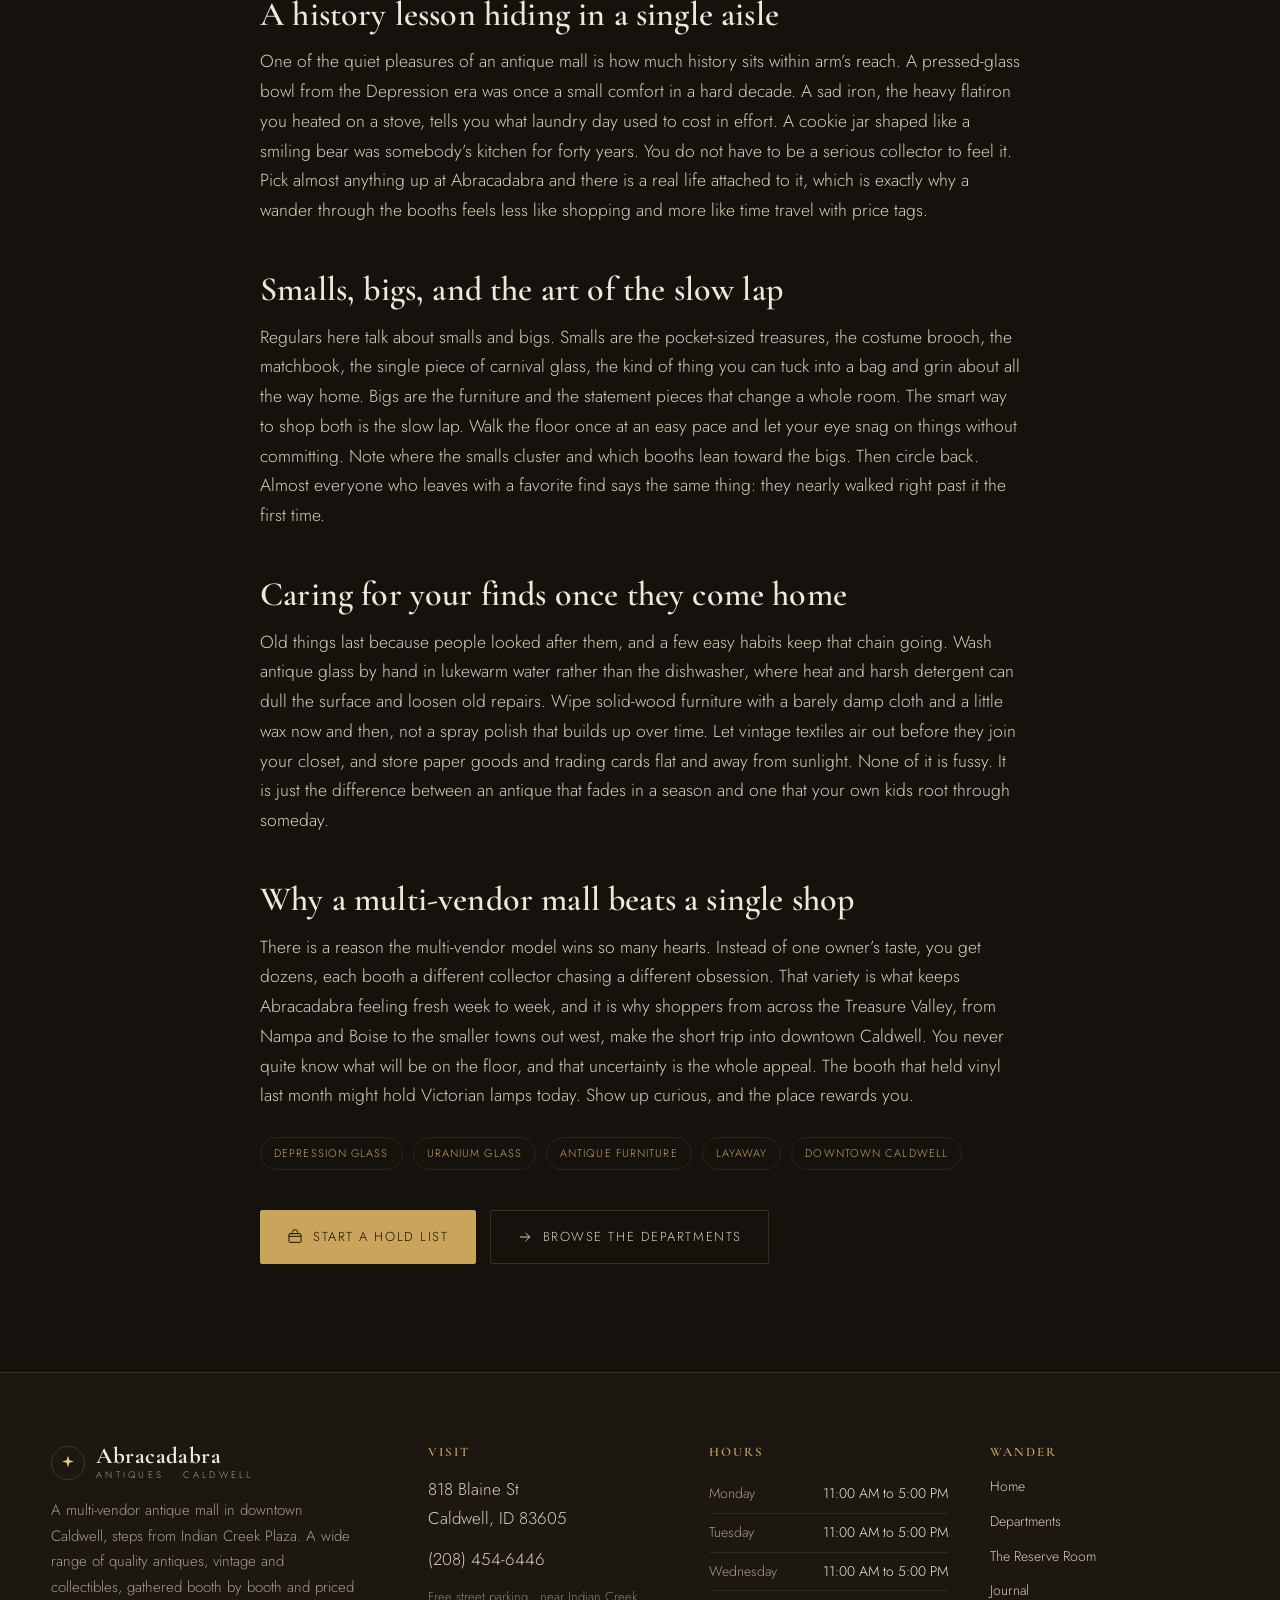
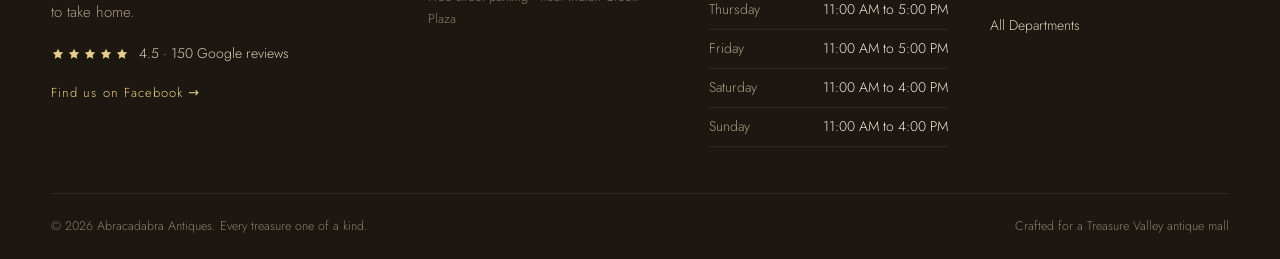
<file: journal.html>
<!doctype html><html lang="en"><head><meta charset="utf-8"><meta name="viewport" content="width=device-width,initial-scale=1"><title>Antiquing Guide | Abracadabra Antiques, Caldwell ID</title><meta name="description" content="A first-timer&#x27;s guide to antiquing at Abracadabra Antiques in downtown Caldwell: reading the booths, spotting depression, carnival and uranium glass, buying furniture, and using layaway."><link rel="canonical" href="https://abracadabra-antiques-caldwell.vercel.app/journal.html"><meta property="og:title" content="Antiquing Guide | Abracadabra Antiques, Caldwell ID"><meta property="og:description" content="A first-timer&#x27;s guide to antiquing at Abracadabra Antiques in downtown Caldwell: reading the booths, spotting depression, carnival and uranium glass, buying furniture, and using layaway."><meta property="og:type" content="website"><meta property="og:image" content="https://abracadabra-antiques-caldwell.vercel.app/hero.jpg"><meta name="theme-color" content="#15110d"><link rel="preconnect" href="https://fonts.googleapis.com"><link rel="preconnect" href="https://fonts.gstatic.com" crossorigin><link href="https://fonts.googleapis.com/css2?family=Cormorant+Garamond:ital,wght@0,500;0,600;0,700;1,500;1,600&family=Jost:wght@300;400;500&display=swap" rel="stylesheet"><link rel="stylesheet" href="styles.css"><script type="application/ld+json">{"@context": "https://schema.org", "@type": "BlogPosting", "headline": "A First-Timer's Guide to Antiquing in Caldwell", "description": "How to shop a multi-vendor antique mall in Caldwell, Idaho: reading the booths, spotting depression, carnival and uranium glass, buying furniture, and using layaway.", "image": "https://abracadabra-antiques-caldwell.vercel.app/cabinets.jpg", "author": {"@type": "Organization", "name": "Abracadabra Antiques"}, "publisher": {"@type": "Organization", "name": "Abracadabra Antiques", "logo": {"@type": "ImageObject", "url": "https://abracadabra-antiques-caldwell.vercel.app/hero.jpg"}}, "mainEntityOfPage": "https://abracadabra-antiques-caldwell.vercel.app/journal.html", "datePublished": "2026-06-25"}</script></head><body><a class="skip" href="#main">Skip to content</a><header class="site-head" id="siteHead"><div class="wrap head-in"><a class="brand" href="index.html" aria-label="Abracadabra Antiques home"><span class="brand-mark"><svg class="spk" viewBox="0 0 24 24" fill="none" stroke="currentColor" stroke-width="1.5" stroke-linecap="round" stroke-linejoin="round" aria-hidden="true"><path d="M12 2l1.8 6.2L20 10l-6.2 1.8L12 18l-1.8-6.2L4 10l6.2-1.8z"/></svg></span><span class="brand-txt"><span class="brand-name">Abracadabra</span><span class="brand-sub">ANTIQUES &middot; CALDWELL</span></span></a><nav class="nav" aria-label="Primary"><a class="nlink" href="index.html">Home</a><a class="nlink" href="departments.html">Departments</a><a class="nlink" href="shop.html">The Reserve Room</a><a class="nlink on" href="journal.html" aria-current="page">Journal</a></nav><div class="head-right"><span class="status" id="openStatus" aria-live="polite"><span class="dot"></span><span class="status-txt">Hours</span></span><a class="hold-chip" href="shop.html" data-open-cart aria-label="Your hold list"><span class="hc-ic"><svg class="ic" viewBox="0 0 24 24" fill="none" stroke="currentColor" stroke-width="1.5" stroke-linecap="round" stroke-linejoin="round" aria-hidden="true"><rect x="3" y="7" width="18" height="13" rx="1.5"/><path d="M3 11h18M8 7V5a4 4 0 0 1 8 0v2"/></svg></span><span id="holdCount" class="hc-num">0</span></a><a class="call-btn" href="tel:+12084546446"><svg class="ic" viewBox="0 0 24 24" fill="none" stroke="currentColor" stroke-width="1.5" stroke-linecap="round" stroke-linejoin="round" aria-hidden="true"><path d="M5 4h4l2 5-2.5 1.5a11 11 0 0 0 5 5L16 13l5 2v4a2 2 0 0 1-2 2A16 16 0 0 1 3 5a2 2 0 0 1 2-1z"/></svg><span>(208) 454-6446</span></a><button class="burger" id="burger" aria-label="Open menu" aria-expanded="false" aria-controls="mobileNav"><span></span><span></span><span></span></button></div></div><div class="mobile-nav" id="mobileNav" hidden><a href="index.html">Home</a><a href="departments.html">Departments</a><a href="shop.html">The Reserve Room</a><a href="journal.html">Journal</a><a class="m-call" href="tel:+12084546446"><svg class="ic" viewBox="0 0 24 24" fill="none" stroke="currentColor" stroke-width="1.5" stroke-linecap="round" stroke-linejoin="round" aria-hidden="true"><path d="M5 4h4l2 5-2.5 1.5a11 11 0 0 0 5 5L16 13l5 2v4a2 2 0 0 1-2 2A16 16 0 0 1 3 5a2 2 0 0 1 2-1z"/></svg> Call (208) 454-6446</a></div></header><main id="main"><section class="phero"><div class="wrap"><div class="crumbs"><a href="index.html">Home</a> / Journal</div><h1 style="max-width:14ch">A First-Timer&rsquo;s Guide to Antiquing in Caldwell</h1><p class="lead">How to walk into a multi-vendor antique mall, read the booths, spot the good glass, and bring home a treasure you will keep, written from the floor of Abracadabra Antiques.</p><div class="meta-line"><span><svg class="ic" viewBox="0 0 24 24" fill="none" stroke="currentColor" stroke-width="1.5" stroke-linecap="round" stroke-linejoin="round" aria-hidden="true"><circle cx="12" cy="12" r="9"/><path d="M12 7v5l3 2"/></svg> 6 min read</span><span>Downtown Caldwell, Idaho</span><span>Antiquing &middot; Collecting</span></div></div></section><section class="sec"><div class="wrap"><div class="article"><div class="podcast"><div class="pdic"><svg class="ic" viewBox="0 0 24 24" fill="none" stroke="currentColor" stroke-width="1.5" stroke-linecap="round" stroke-linejoin="round" aria-hidden="true"><circle cx="12" cy="12" r="9"/><circle cx="12" cy="12" r="2.4"/><circle cx="12" cy="12" r="5.5"/></svg></div><div class="pdtxt"><h3>Listen instead</h3><p>Ava and Marcus walk through the guide in a quick two-host episode.</p><audio controls preload="none" src="podcast.mp3">Your browser does not support audio. The episode covers how to antique at Abracadabra in Caldwell.</audio></div></div><p class="lead-p">The first time you walk into an antique mall, it can feel like a lot. That is the point. Booth after booth, era after era, glass that glows and furniture with stories. Here is how to make sense of it, and how to leave with something worth keeping.</p><h2>Start slow, and let the booths talk</h2><p>A multi-vendor mall like Abracadabra is really many little shops under one roof. Each booth belongs to a different vendor with their own taste, so the rhythm of the place changes every few steps. One corner is all depression glass and Victorian lamps, the next is vinyl crates, the next is furniture and curios. The trick is to slow down. Walk the whole floor once without buying anything, just to see what is here today. Because everything is one of a kind, the inventory turns over constantly, which is exactly why regulars keep coming back.</p><h2>Know your glass: depression, carnival, and uranium</h2><p>Old glass is where a lot of first-timers fall in love, and Abracadabra has a deep bench of it. Three names worth knowing. Depression glass is the soft, translucent pressed glass made in the 1920s and 30s, usually pink, green or amber, often given away in cereal boxes back in the day and very collectable now. Carnival glass is the iridescent stuff that shimmers with an oil-slick rainbow when you turn it in the light. And uranium glass, sometimes called Vaseline glass, has a faint green-yellow cast that glows bright under a UV light, a genuinely magical party trick that is also completely safe to own.</p><div class="pullquote">There are antiques from every era here, smalls and bigs, and the kind of curiosities that make the whole shop glow a little brighter.</div><p>If glass is your thing, bring a small UV flashlight when you visit. Half the fun is watching a quiet shelf light up. Ask at the counter too, the vendors here know their pieces and are glad to point you to a corner you might have missed.</p><h2>Buying furniture you will actually keep</h2><p>Old furniture earns its keep. A solid-wood dresser or vanity from decades ago is usually built better than something new in the same price range, and it brings a character that flat-pack never will. When you find a piece, open every drawer, check that it sits level, and look at the joinery. Surface wear is part of the charm and easy to live with. Structural problems are the thing to watch. If a larger piece is calling to you but the timing is not right, this is exactly what layaway is for, and it is a favorite here. Put a little down, and bring your find home in your own time.</p><h2>Vinyl, jewelry, and the joy of the dig</h2><p>The record crates reward patience. Flip slowly, check the vinyl for scratches under the light, and do not be surprised when something from back in the day turns up. The jewelry counter works a little differently. Pieces are shown to you one at a time, which means every item gets real attention, so just ask and someone will bring out what you would like to see. Estate rings, vintage costume pieces and handcrafted work from local makers all rotate through.</p><h2>Make a day of it downtown</h2><p>Half the pleasure of antiquing here is where it sits. Abracadabra is right in downtown Caldwell at 818 Blaine St, steps from Indian Creek Plaza, with free street parking nearby. It is easy to pair a wander through the booths with lunch, a coffee, or a movie at the downtown theater. For Treasure Valley shoppers coming from Nampa, Boise or beyond, it makes an easy, low-key day trip with a real treasure-hunt payoff.</p><h2>A few simple habits of happy antiquers</h2><p>Bring cash or a card and a tape measure if you are furniture hunting. Take a photo of anything you are unsure about and sleep on it, then call ahead and we will hold it. Be friendly with the vendors, they will tell you the story behind a piece and often point you to the next great find. And give yourself more time than you think, because the good stuff hides on the bottom shelf and behind the lamp you almost walked past.</p><p>That is really the whole secret. Antiquing is not shopping so much as it is hunting, and the hunt is the reward. Come wander the booths, find something with a story, and let a little of the magic come home with you.</p><h2>A history lesson hiding in a single aisle</h2><p>One of the quiet pleasures of an antique mall is how much history sits within arm&rsquo;s reach. A pressed-glass bowl from the Depression era was once a small comfort in a hard decade. A sad iron, the heavy flatiron you heated on a stove, tells you what laundry day used to cost in effort. A cookie jar shaped like a smiling bear was somebody&rsquo;s kitchen for forty years. You do not have to be a serious collector to feel it. Pick almost anything up at Abracadabra and there is a real life attached to it, which is exactly why a wander through the booths feels less like shopping and more like time travel with price tags.</p><h2>Smalls, bigs, and the art of the slow lap</h2><p>Regulars here talk about smalls and bigs. Smalls are the pocket-sized treasures, the costume brooch, the matchbook, the single piece of carnival glass, the kind of thing you can tuck into a bag and grin about all the way home. Bigs are the furniture and the statement pieces that change a whole room. The smart way to shop both is the slow lap. Walk the floor once at an easy pace and let your eye snag on things without committing. Note where the smalls cluster and which booths lean toward the bigs. Then circle back. Almost everyone who leaves with a favorite find says the same thing: they nearly walked right past it the first time.</p><h2>Caring for your finds once they come home</h2><p>Old things last because people looked after them, and a few easy habits keep that chain going. Wash antique glass by hand in lukewarm water rather than the dishwasher, where heat and harsh detergent can dull the surface and loosen old repairs. Wipe solid-wood furniture with a barely damp cloth and a little wax now and then, not a spray polish that builds up over time. Let vintage textiles air out before they join your closet, and store paper goods and trading cards flat and away from sunlight. None of it is fussy. It is just the difference between an antique that fades in a season and one that your own kids root through someday.</p><h2>Why a multi-vendor mall beats a single shop</h2><p>There is a reason the multi-vendor model wins so many hearts. Instead of one owner&rsquo;s taste, you get dozens, each booth a different collector chasing a different obsession. That variety is what keeps Abracadabra feeling fresh week to week, and it is why shoppers from across the Treasure Valley, from Nampa and Boise to the smaller towns out west, make the short trip into downtown Caldwell. You never quite know what will be on the floor, and that uncertainty is the whole appeal. The booth that held vinyl last month might hold Victorian lamps today. Show up curious, and the place rewards you.</p><div class="tag-row"><span>Depression Glass</span><span>Uranium Glass</span><span>Antique Furniture</span><span>Layaway</span><span>Downtown Caldwell</span></div><div style="margin-top:40px;display:flex;gap:14px;flex-wrap:wrap"><a class="btn solid" href="shop.html"><svg class="ic" viewBox="0 0 24 24" fill="none" stroke="currentColor" stroke-width="1.5" stroke-linecap="round" stroke-linejoin="round" aria-hidden="true"><rect x="3" y="7" width="18" height="13" rx="1.5"/><path d="M3 11h18M8 7V5a4 4 0 0 1 8 0v2"/></svg> Start a hold list</a><a class="btn ghost" href="departments.html"><svg class="ic" viewBox="0 0 24 24" fill="none" stroke="currentColor" stroke-width="1.5" stroke-linecap="round" stroke-linejoin="round" aria-hidden="true"><path d="M5 12h14M13 6l6 6-6 6"/></svg> Browse the departments</a></div></div></div></section></main><footer class="site-foot" id="contact" style="border-top:1px solid var(--line);background:var(--bg2);padding:72px 0 0;margin-top:0"><div class="wrap foot-grid"><div><div class="brand"><span class="brand-mark"><svg class="spk" viewBox="0 0 24 24" fill="none" stroke="currentColor" stroke-width="1.5" stroke-linecap="round" stroke-linejoin="round" aria-hidden="true"><path d="M12 2l1.8 6.2L20 10l-6.2 1.8L12 18l-1.8-6.2L4 10l6.2-1.8z"/></svg></span><span class="brand-txt"><span class="brand-name">Abracadabra</span><span class="brand-sub">ANTIQUES &middot; CALDWELL</span></span></div><p style="color:var(--muted);font-size:15px;margin:18px 0 16px;max-width:34ch">A multi-vendor antique mall in downtown Caldwell, steps from Indian Creek Plaza. A wide range of quality antiques, vintage and collectibles, gathered booth by booth and priced to take home.</p><div style="display:flex;align-items:center;gap:10px;color:var(--soft);font-size:14px"><span class="stars" aria-hidden="true"><svg class="st" viewBox="0 0 24 24"><path d="M12 3l2.6 5.6L21 9.3l-4.5 4.3 1.1 6.4L12 17l-5.6 3 1.1-6.4L3 9.3l6.4-.7z"/></svg><svg class="st" viewBox="0 0 24 24"><path d="M12 3l2.6 5.6L21 9.3l-4.5 4.3 1.1 6.4L12 17l-5.6 3 1.1-6.4L3 9.3l6.4-.7z"/></svg><svg class="st" viewBox="0 0 24 24"><path d="M12 3l2.6 5.6L21 9.3l-4.5 4.3 1.1 6.4L12 17l-5.6 3 1.1-6.4L3 9.3l6.4-.7z"/></svg><svg class="st" viewBox="0 0 24 24"><path d="M12 3l2.6 5.6L21 9.3l-4.5 4.3 1.1 6.4L12 17l-5.6 3 1.1-6.4L3 9.3l6.4-.7z"/></svg><svg class="st" viewBox="0 0 24 24"><path d="M12 3l2.6 5.6L21 9.3l-4.5 4.3 1.1 6.4L12 17l-5.6 3 1.1-6.4L3 9.3l6.4-.7z"/></svg></span><span>4.5 &middot; 150 Google reviews</span></div><a href="https://www.facebook.com/p/Abracadabra-Antiques-100057351674582/" target="_blank" rel="noopener" style="display:inline-block;margin-top:16px;color:var(--gold-bright);font-size:13px;letter-spacing:.08em">Find us on Facebook &rarr;</a></div><div><h4 style="font-size:13px;letter-spacing:.16em;text-transform:uppercase;color:var(--gold);margin:0 0 16px">Visit</h4><p style="margin:0 0 12px"><a href="https://www.google.com/maps/place/Abracadabra+Antiques/@43.6644172,-116.6884078,17z" target="_blank" rel="noopener" style="color:var(--soft)">818 Blaine St<br>Caldwell, ID 83605</a></p><p style="margin:0 0 12px"><a href="tel:+12084546446" style="color:var(--soft)">(208) 454-6446</a></p><p style="margin:0;color:var(--muted2);font-size:13px">Free street parking &middot; near Indian Creek Plaza</p></div><div><h4 style="font-size:13px;letter-spacing:.16em;text-transform:uppercase;color:var(--gold);margin:0 0 16px">Hours</h4><div class="hrow" style="display:flex;justify-content:space-between;padding:7px 0;border-bottom:1px solid var(--line2);font-size:14px"><span style="color:var(--muted)">Monday</span><span>11:00 AM to 5:00 PM</span></div><div class="hrow" style="display:flex;justify-content:space-between;padding:7px 0;border-bottom:1px solid var(--line2);font-size:14px"><span style="color:var(--muted)">Tuesday</span><span>11:00 AM to 5:00 PM</span></div><div class="hrow" style="display:flex;justify-content:space-between;padding:7px 0;border-bottom:1px solid var(--line2);font-size:14px"><span style="color:var(--muted)">Wednesday</span><span>11:00 AM to 5:00 PM</span></div><div class="hrow" style="display:flex;justify-content:space-between;padding:7px 0;border-bottom:1px solid var(--line2);font-size:14px"><span style="color:var(--muted)">Thursday</span><span>11:00 AM to 5:00 PM</span></div><div class="hrow" style="display:flex;justify-content:space-between;padding:7px 0;border-bottom:1px solid var(--line2);font-size:14px"><span style="color:var(--muted)">Friday</span><span>11:00 AM to 5:00 PM</span></div><div class="hrow" style="display:flex;justify-content:space-between;padding:7px 0;border-bottom:1px solid var(--line2);font-size:14px"><span style="color:var(--muted)">Saturday</span><span>11:00 AM to 4:00 PM</span></div><div class="hrow" style="display:flex;justify-content:space-between;padding:7px 0;border-bottom:1px solid var(--line2);font-size:14px"><span style="color:var(--muted)">Sunday</span><span>11:00 AM to 4:00 PM</span></div></div><div><h4 style="font-size:13px;letter-spacing:.16em;text-transform:uppercase;color:var(--gold);margin:0 0 16px">Wander</h4><nav aria-label="Footer" style="display:grid;gap:11px;color:var(--soft);font-size:14px"><a href="index.html">Home</a><a href="departments.html">Departments</a><a href="shop.html">The Reserve Room</a><a href="journal.html">Journal</a><a href="departments.html">All Departments</a></nav></div></div><div class="wrap foot-base"><span>&copy; <span id="yr"></span> Abracadabra Antiques. Every treasure one of a kind.</span><span>Crafted for a Treasure Valley antique mall</span></div></footer><div class="drawer-back" id="drawerBack"></div><div class="drawer-host"><aside class="drawer" id="drawer" aria-label="Your hold list" aria-hidden="false"><div class="drawer-head"><h3>Your Hold List</h3><button class="drawer-close" id="drawerClose" aria-label="Close">&times;</button></div><div class="drawer-body" id="drawerItems"></div><div class="drawer-note"><label for="holdNote">Add a note (a name to hold under, what you are hunting for)</label><textarea id="holdNote" placeholder="e.g. Hold under Sam, looking for green depression glass and a small dresser"></textarea></div><div class="drawer-foot"><div class="handoff"><a class="btn solid" id="smsBtn" href="#"><svg class="ic" viewBox="0 0 24 24" fill="none" stroke="currentColor" stroke-width="1.5" stroke-linecap="round" stroke-linejoin="round" aria-hidden="true"><path d="M5 4h4l2 5-2.5 1.5a11 11 0 0 0 5 5L16 13l5 2v4a2 2 0 0 1-2 2A16 16 0 0 1 3 5a2 2 0 0 1 2-1z"/></svg> Text the list</a><a class="btn" id="mailBtn" href="#"><svg class="ic" viewBox="0 0 24 24" fill="none" stroke="currentColor" stroke-width="1.5" stroke-linecap="round" stroke-linejoin="round" aria-hidden="true"><rect x="3" y="5" width="18" height="14" rx="1.5"/><path d="M3 6l9 7 9-7"/></svg> Email it</a></div><button class="btn ghost" id="copyBtn"><svg class="ic" viewBox="0 0 24 24" fill="none" stroke="currentColor" stroke-width="1.5" stroke-linecap="round" stroke-linejoin="round" aria-hidden="true"><rect x="9" y="9" width="11" height="11" rx="1.5"/><path d="M5 15V5a1 1 0 0 1 1-1h9"/></svg> Copy summary</button><a class="btn ghost" id="callBtn" href="tel:+12084546446"><svg class="ic" viewBox="0 0 24 24" fill="none" stroke="currentColor" stroke-width="1.5" stroke-linecap="round" stroke-linejoin="round" aria-hidden="true"><path d="M5 4h4l2 5-2.5 1.5a11 11 0 0 0 5 5L16 13l5 2v4a2 2 0 0 1-2 2A16 16 0 0 1 3 5a2 2 0 0 1 2-1z"/></svg> Call (208) 454-6446</a><p class="copy-ok" id="copyOk"></p><p class="mini-note">No payment online. We hold your finds at the counter and settle up in store. Layaway available on larger pieces.</p></div></aside></div><script src="app.js"></script></body></html>
</file>
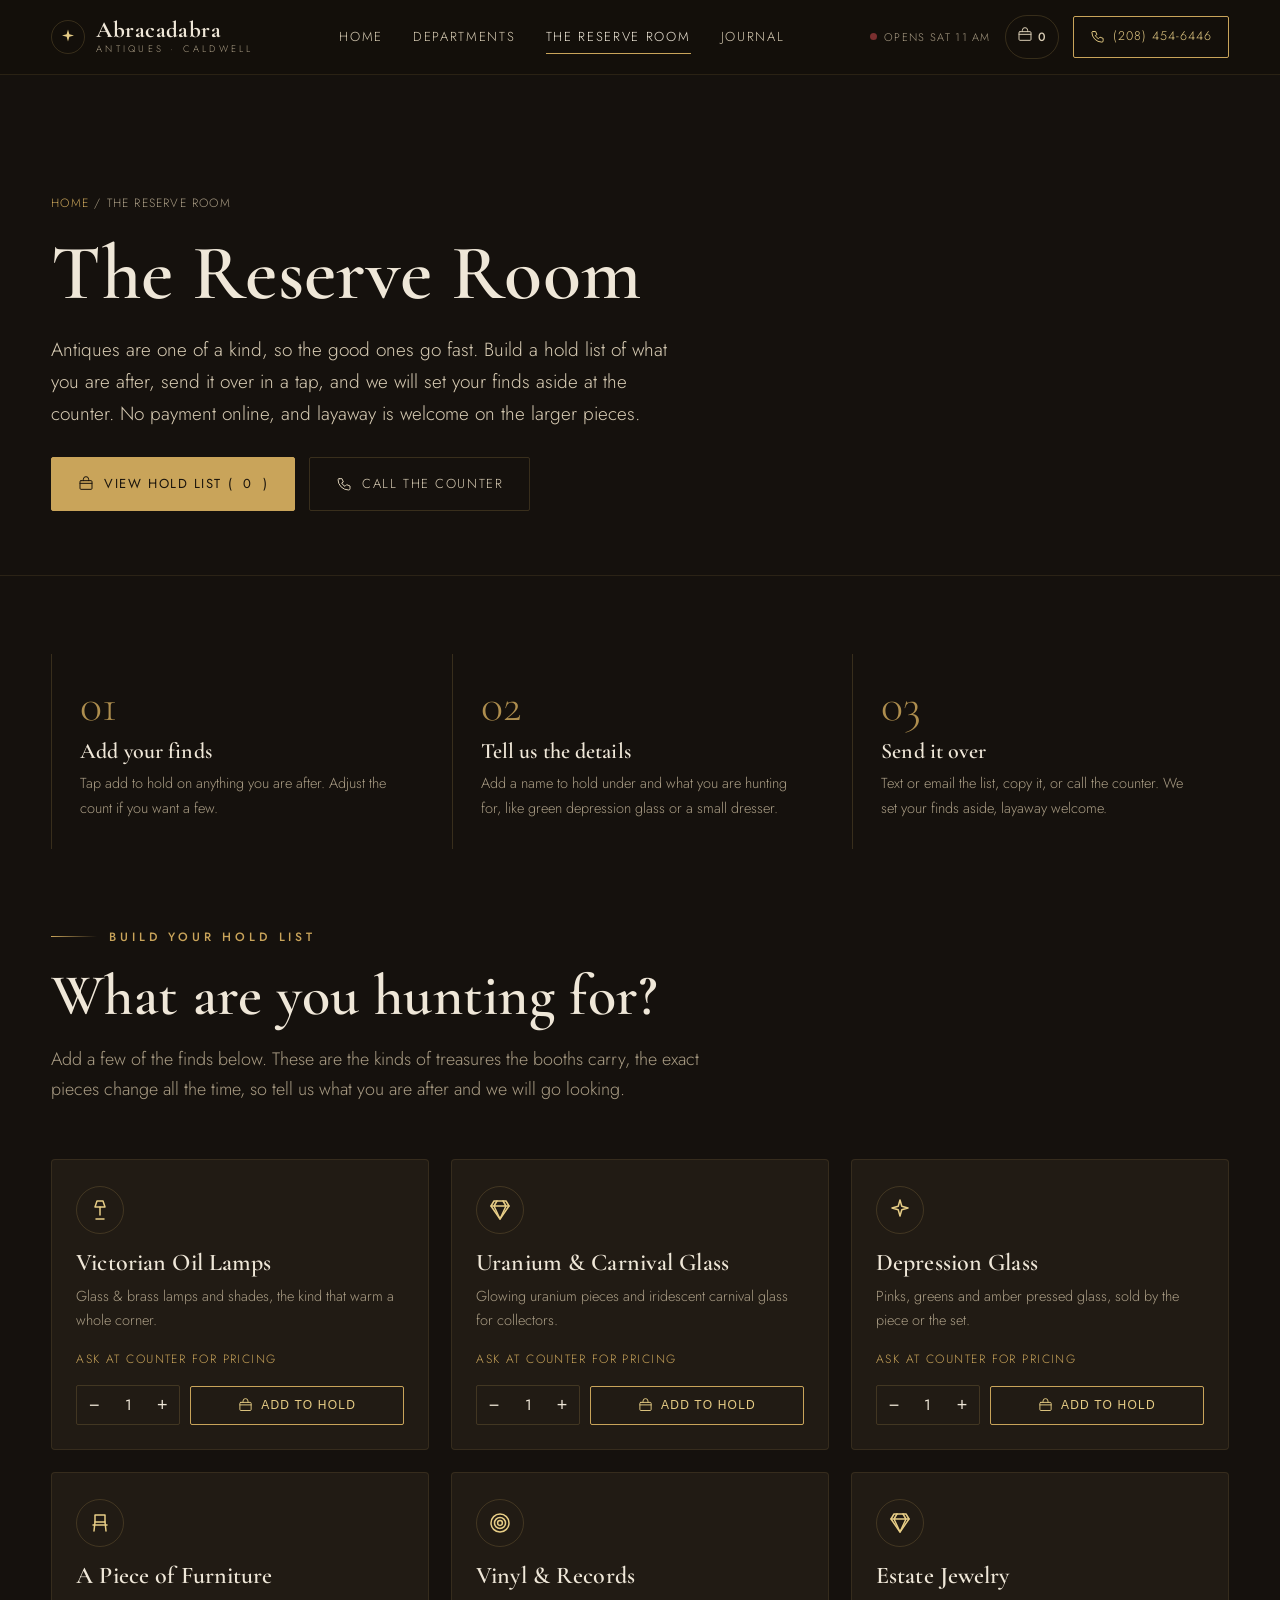
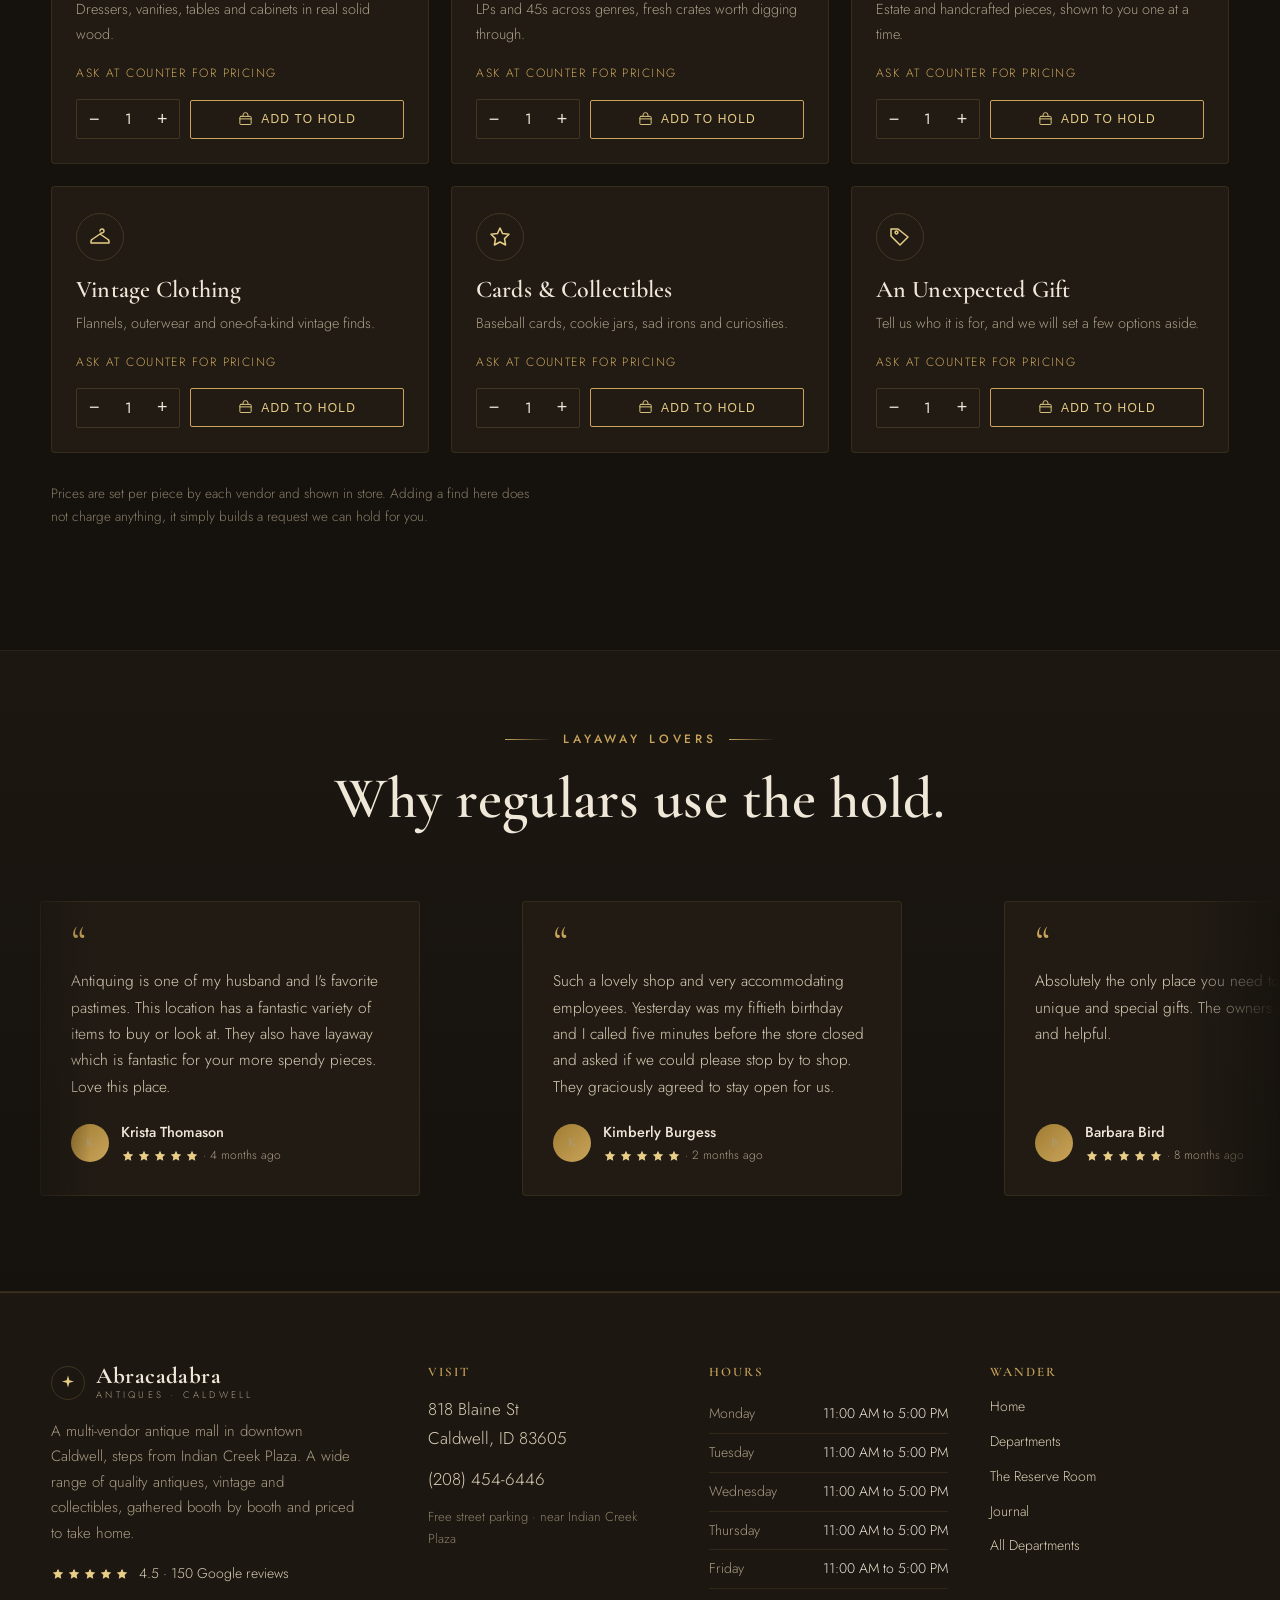
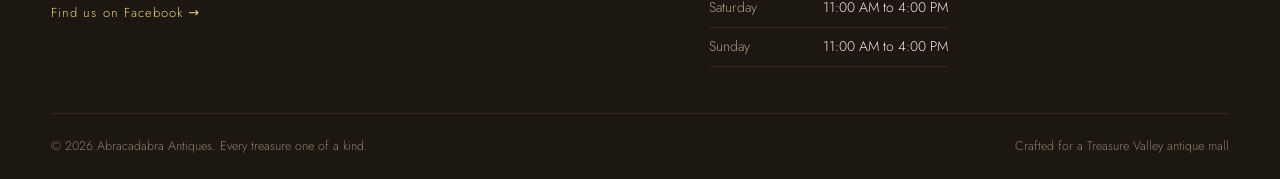
<file: shop.html>
<!doctype html><html lang="en"><head><meta charset="utf-8"><meta name="viewport" content="width=device-width,initial-scale=1"><title>The Reserve Room | Hold &amp; Layaway at Abracadabra Antiques</title><meta name="description" content="Build a hold list at Abracadabra Antiques in Caldwell, ID. Pick the finds you are after, send the list by text or email, and we set them aside. Layaway welcome. No payment online."><link rel="canonical" href="https://abracadabra-antiques-caldwell.vercel.app/shop.html"><meta property="og:title" content="The Reserve Room | Hold &amp;amp; Layaway at Abracadabra Antiques"><meta property="og:description" content="Build a hold list at Abracadabra Antiques in Caldwell, ID. Pick the finds you are after, send the list by text or email, and we set them aside. Layaway welcome. No payment online."><meta property="og:type" content="website"><meta property="og:image" content="https://abracadabra-antiques-caldwell.vercel.app/hero.jpg"><meta name="theme-color" content="#15110d"><link rel="preconnect" href="https://fonts.googleapis.com"><link rel="preconnect" href="https://fonts.gstatic.com" crossorigin><link href="https://fonts.googleapis.com/css2?family=Cormorant+Garamond:ital,wght@0,500;0,600;0,700;1,500;1,600&family=Jost:wght@300;400;500&display=swap" rel="stylesheet"><link rel="stylesheet" href="styles.css"><script type="application/ld+json">{"@context": "https://schema.org", "@type": "ItemList", "name": "The Reserve Room at Abracadabra Antiques", "itemListElement": [{"@type": "ListItem", "position": 1, "item": {"@type": "Product", "name": "Victorian Oil Lamps", "description": "Glass & brass lamps and shades, the kind that warm a whole corner.", "category": "Antiques", "brand": {"@type": "Brand", "name": "Abracadabra Antiques"}, "offers": {"@type": "Offer", "availability": "https://schema.org/InStoreOnly", "priceCurrency": "USD", "price": "0", "seller": {"@type": "Store", "name": "Abracadabra Antiques"}}}}, {"@type": "ListItem", "position": 2, "item": {"@type": "Product", "name": "Uranium & Carnival Glass", "description": "Glowing uranium pieces and iridescent carnival glass for collectors.", "category": "Antiques", "brand": {"@type": "Brand", "name": "Abracadabra Antiques"}, "offers": {"@type": "Offer", "availability": "https://schema.org/InStoreOnly", "priceCurrency": "USD", "price": "0", "seller": {"@type": "Store", "name": "Abracadabra Antiques"}}}}, {"@type": "ListItem", "position": 3, "item": {"@type": "Product", "name": "Depression Glass", "description": "Pinks, greens and amber pressed glass, sold by the piece or the set.", "category": "Antiques", "brand": {"@type": "Brand", "name": "Abracadabra Antiques"}, "offers": {"@type": "Offer", "availability": "https://schema.org/InStoreOnly", "priceCurrency": "USD", "price": "0", "seller": {"@type": "Store", "name": "Abracadabra Antiques"}}}}, {"@type": "ListItem", "position": 4, "item": {"@type": "Product", "name": "A Piece of Furniture", "description": "Dressers, vanities, tables and cabinets in real solid wood.", "category": "Antiques", "brand": {"@type": "Brand", "name": "Abracadabra Antiques"}, "offers": {"@type": "Offer", "availability": "https://schema.org/InStoreOnly", "priceCurrency": "USD", "price": "0", "seller": {"@type": "Store", "name": "Abracadabra Antiques"}}}}, {"@type": "ListItem", "position": 5, "item": {"@type": "Product", "name": "Vinyl & Records", "description": "LPs and 45s across genres, fresh crates worth digging through.", "category": "Antiques", "brand": {"@type": "Brand", "name": "Abracadabra Antiques"}, "offers": {"@type": "Offer", "availability": "https://schema.org/InStoreOnly", "priceCurrency": "USD", "price": "0", "seller": {"@type": "Store", "name": "Abracadabra Antiques"}}}}, {"@type": "ListItem", "position": 6, "item": {"@type": "Product", "name": "Estate Jewelry", "description": "Estate and handcrafted pieces, shown to you one at a time.", "category": "Antiques", "brand": {"@type": "Brand", "name": "Abracadabra Antiques"}, "offers": {"@type": "Offer", "availability": "https://schema.org/InStoreOnly", "priceCurrency": "USD", "price": "0", "seller": {"@type": "Store", "name": "Abracadabra Antiques"}}}}, {"@type": "ListItem", "position": 7, "item": {"@type": "Product", "name": "Vintage Clothing", "description": "Flannels, outerwear and one-of-a-kind vintage finds.", "category": "Antiques", "brand": {"@type": "Brand", "name": "Abracadabra Antiques"}, "offers": {"@type": "Offer", "availability": "https://schema.org/InStoreOnly", "priceCurrency": "USD", "price": "0", "seller": {"@type": "Store", "name": "Abracadabra Antiques"}}}}, {"@type": "ListItem", "position": 8, "item": {"@type": "Product", "name": "Cards & Collectibles", "description": "Baseball cards, cookie jars, sad irons and curiosities.", "category": "Antiques", "brand": {"@type": "Brand", "name": "Abracadabra Antiques"}, "offers": {"@type": "Offer", "availability": "https://schema.org/InStoreOnly", "priceCurrency": "USD", "price": "0", "seller": {"@type": "Store", "name": "Abracadabra Antiques"}}}}, {"@type": "ListItem", "position": 9, "item": {"@type": "Product", "name": "An Unexpected Gift", "description": "Tell us who it is for, and we will set a few options aside.", "category": "Antiques", "brand": {"@type": "Brand", "name": "Abracadabra Antiques"}, "offers": {"@type": "Offer", "availability": "https://schema.org/InStoreOnly", "priceCurrency": "USD", "price": "0", "seller": {"@type": "Store", "name": "Abracadabra Antiques"}}}}]}</script></head><body><a class="skip" href="#main">Skip to content</a><header class="site-head" id="siteHead"><div class="wrap head-in"><a class="brand" href="index.html" aria-label="Abracadabra Antiques home"><span class="brand-mark"><svg class="spk" viewBox="0 0 24 24" fill="none" stroke="currentColor" stroke-width="1.5" stroke-linecap="round" stroke-linejoin="round" aria-hidden="true"><path d="M12 2l1.8 6.2L20 10l-6.2 1.8L12 18l-1.8-6.2L4 10l6.2-1.8z"/></svg></span><span class="brand-txt"><span class="brand-name">Abracadabra</span><span class="brand-sub">ANTIQUES &middot; CALDWELL</span></span></a><nav class="nav" aria-label="Primary"><a class="nlink" href="index.html">Home</a><a class="nlink" href="departments.html">Departments</a><a class="nlink on" href="shop.html" aria-current="page">The Reserve Room</a><a class="nlink" href="journal.html">Journal</a></nav><div class="head-right"><span class="status" id="openStatus" aria-live="polite"><span class="dot"></span><span class="status-txt">Hours</span></span><a class="hold-chip" href="shop.html" data-open-cart aria-label="Your hold list"><span class="hc-ic"><svg class="ic" viewBox="0 0 24 24" fill="none" stroke="currentColor" stroke-width="1.5" stroke-linecap="round" stroke-linejoin="round" aria-hidden="true"><rect x="3" y="7" width="18" height="13" rx="1.5"/><path d="M3 11h18M8 7V5a4 4 0 0 1 8 0v2"/></svg></span><span id="holdCount" class="hc-num">0</span></a><a class="call-btn" href="tel:+12084546446"><svg class="ic" viewBox="0 0 24 24" fill="none" stroke="currentColor" stroke-width="1.5" stroke-linecap="round" stroke-linejoin="round" aria-hidden="true"><path d="M5 4h4l2 5-2.5 1.5a11 11 0 0 0 5 5L16 13l5 2v4a2 2 0 0 1-2 2A16 16 0 0 1 3 5a2 2 0 0 1 2-1z"/></svg><span>(208) 454-6446</span></a><button class="burger" id="burger" aria-label="Open menu" aria-expanded="false" aria-controls="mobileNav"><span></span><span></span><span></span></button></div></div><div class="mobile-nav" id="mobileNav" hidden><a href="index.html">Home</a><a href="departments.html">Departments</a><a href="shop.html">The Reserve Room</a><a href="journal.html">Journal</a><a class="m-call" href="tel:+12084546446"><svg class="ic" viewBox="0 0 24 24" fill="none" stroke="currentColor" stroke-width="1.5" stroke-linecap="round" stroke-linejoin="round" aria-hidden="true"><path d="M5 4h4l2 5-2.5 1.5a11 11 0 0 0 5 5L16 13l5 2v4a2 2 0 0 1-2 2A16 16 0 0 1 3 5a2 2 0 0 1 2-1z"/></svg> Call (208) 454-6446</a></div></header><main id="main"><section class="phero"><div class="wrap"><div class="crumbs"><a href="index.html">Home</a> / The Reserve Room</div><h1>The Reserve Room</h1><p class="lead">Antiques are one of a kind, so the good ones go fast. Build a hold list of what you are after, send it over in a tap, and we will set your finds aside at the counter. No payment online, and layaway is welcome on the larger pieces.</p><div style="margin-top:26px;display:flex;gap:14px;flex-wrap:wrap"><button class="btn solid" type="button" data-open-cart id="openCart"><svg class="ic" viewBox="0 0 24 24" fill="none" stroke="currentColor" stroke-width="1.5" stroke-linecap="round" stroke-linejoin="round" aria-hidden="true"><rect x="3" y="7" width="18" height="13" rx="1.5"/><path d="M3 11h18M8 7V5a4 4 0 0 1 8 0v2"/></svg> View hold list (<span class="cc">0</span>)</button><a class="btn ghost" href="tel:+12084546446"><svg class="ic" viewBox="0 0 24 24" fill="none" stroke="currentColor" stroke-width="1.5" stroke-linecap="round" stroke-linejoin="round" aria-hidden="true"><path d="M5 4h4l2 5-2.5 1.5a11 11 0 0 0 5 5L16 13l5 2v4a2 2 0 0 1-2 2A16 16 0 0 1 3 5a2 2 0 0 1 2-1z"/></svg> Call the counter</a></div></div></section><section class="sec tight"><div class="wrap"><div class="steps steps3"><div class="step"><div class="n">01</div><h3>Add your finds</h3><p>Tap add to hold on anything you are after. Adjust the count if you want a few.</p></div><div class="step"><div class="n">02</div><h3>Tell us the details</h3><p>Add a name to hold under and what you are hunting for, like green depression glass or a small dresser.</p></div><div class="step"><div class="n">03</div><h3>Send it over</h3><p>Text or email the list, copy it, or call the counter. We set your finds aside, layaway welcome.</p></div></div></div></section><section class="sec" style="padding-top:0"><div class="wrap"><div class="sec-head"><div class="eyebrow"><span class="ln"></span><span class="kicker">Build your hold list</span></div><h2>What are you hunting for?</h2><p>Add a few of the finds below. These are the kinds of treasures the booths carry, the exact pieces change all the time, so tell us what you are after and we will go looking.</p></div><div class="shop-grid"><div class="pcardx" data-add data-id="oil-lamps" data-name="Victorian Oil Lamps"><div class="pcap"><div class="pic2"><svg class="ic" viewBox="0 0 24 24" fill="none" stroke="currentColor" stroke-width="1.5" stroke-linecap="round" stroke-linejoin="round" aria-hidden="true"><path d="M9 3h6l2 6H7z"/><path d="M12 9v8M8 21h8"/></svg></div><h3>Victorian Oil Lamps</h3><p>Glass & brass lamps and shades, the kind that warm a whole corner.</p><div class="price">Ask at counter for pricing</div><div class="add-row"><div class="qty"><button class="qminus" type="button" aria-label="Decrease">&minus;</button><input class="qv" type="number" value="1" min="1" aria-label="Quantity"><button class="qplus" type="button" aria-label="Increase">+</button></div><button class="add-btn" type="button"><svg class="ic" viewBox="0 0 24 24" fill="none" stroke="currentColor" stroke-width="1.5" stroke-linecap="round" stroke-linejoin="round" aria-hidden="true"><rect x="3" y="7" width="18" height="13" rx="1.5"/><path d="M3 11h18M8 7V5a4 4 0 0 1 8 0v2"/></svg><span class="lbl">Add to hold</span></button></div></div></div><div class="pcardx" data-add data-id="uranium-glass" data-name="Uranium & Carnival Glass"><div class="pcap"><div class="pic2"><svg class="ic" viewBox="0 0 24 24" fill="none" stroke="currentColor" stroke-width="1.5" stroke-linecap="round" stroke-linejoin="round" aria-hidden="true"><path d="M6 3h12l3 5-9 13L3 8z"/><path d="M3 8h18M9 3l-3 5 6 13 6-13-3-5"/></svg></div><h3>Uranium & Carnival Glass</h3><p>Glowing uranium pieces and iridescent carnival glass for collectors.</p><div class="price">Ask at counter for pricing</div><div class="add-row"><div class="qty"><button class="qminus" type="button" aria-label="Decrease">&minus;</button><input class="qv" type="number" value="1" min="1" aria-label="Quantity"><button class="qplus" type="button" aria-label="Increase">+</button></div><button class="add-btn" type="button"><svg class="ic" viewBox="0 0 24 24" fill="none" stroke="currentColor" stroke-width="1.5" stroke-linecap="round" stroke-linejoin="round" aria-hidden="true"><rect x="3" y="7" width="18" height="13" rx="1.5"/><path d="M3 11h18M8 7V5a4 4 0 0 1 8 0v2"/></svg><span class="lbl">Add to hold</span></button></div></div></div><div class="pcardx" data-add data-id="depression-glass" data-name="Depression Glass"><div class="pcap"><div class="pic2"><svg class="ic" viewBox="0 0 24 24" fill="none" stroke="currentColor" stroke-width="1.5" stroke-linecap="round" stroke-linejoin="round" aria-hidden="true"><path d="M12 2l1.8 6.2L20 10l-6.2 1.8L12 18l-1.8-6.2L4 10l6.2-1.8z"/></svg></div><h3>Depression Glass</h3><p>Pinks, greens and amber pressed glass, sold by the piece or the set.</p><div class="price">Ask at counter for pricing</div><div class="add-row"><div class="qty"><button class="qminus" type="button" aria-label="Decrease">&minus;</button><input class="qv" type="number" value="1" min="1" aria-label="Quantity"><button class="qplus" type="button" aria-label="Increase">+</button></div><button class="add-btn" type="button"><svg class="ic" viewBox="0 0 24 24" fill="none" stroke="currentColor" stroke-width="1.5" stroke-linecap="round" stroke-linejoin="round" aria-hidden="true"><rect x="3" y="7" width="18" height="13" rx="1.5"/><path d="M3 11h18M8 7V5a4 4 0 0 1 8 0v2"/></svg><span class="lbl">Add to hold</span></button></div></div></div><div class="pcardx" data-add data-id="antique-furniture" data-name="A Piece of Furniture"><div class="pcap"><div class="pic2"><svg class="ic" viewBox="0 0 24 24" fill="none" stroke="currentColor" stroke-width="1.5" stroke-linecap="round" stroke-linejoin="round" aria-hidden="true"><path d="M7 4h10v7H7z"/><path d="M7 11l-1 9M17 11l1 9M5 14h14"/></svg></div><h3>A Piece of Furniture</h3><p>Dressers, vanities, tables and cabinets in real solid wood.</p><div class="price">Ask at counter for pricing</div><div class="add-row"><div class="qty"><button class="qminus" type="button" aria-label="Decrease">&minus;</button><input class="qv" type="number" value="1" min="1" aria-label="Quantity"><button class="qplus" type="button" aria-label="Increase">+</button></div><button class="add-btn" type="button"><svg class="ic" viewBox="0 0 24 24" fill="none" stroke="currentColor" stroke-width="1.5" stroke-linecap="round" stroke-linejoin="round" aria-hidden="true"><rect x="3" y="7" width="18" height="13" rx="1.5"/><path d="M3 11h18M8 7V5a4 4 0 0 1 8 0v2"/></svg><span class="lbl">Add to hold</span></button></div></div></div><div class="pcardx" data-add data-id="vinyl-records" data-name="Vinyl & Records"><div class="pcap"><div class="pic2"><svg class="ic" viewBox="0 0 24 24" fill="none" stroke="currentColor" stroke-width="1.5" stroke-linecap="round" stroke-linejoin="round" aria-hidden="true"><circle cx="12" cy="12" r="9"/><circle cx="12" cy="12" r="2.4"/><circle cx="12" cy="12" r="5.5"/></svg></div><h3>Vinyl & Records</h3><p>LPs and 45s across genres, fresh crates worth digging through.</p><div class="price">Ask at counter for pricing</div><div class="add-row"><div class="qty"><button class="qminus" type="button" aria-label="Decrease">&minus;</button><input class="qv" type="number" value="1" min="1" aria-label="Quantity"><button class="qplus" type="button" aria-label="Increase">+</button></div><button class="add-btn" type="button"><svg class="ic" viewBox="0 0 24 24" fill="none" stroke="currentColor" stroke-width="1.5" stroke-linecap="round" stroke-linejoin="round" aria-hidden="true"><rect x="3" y="7" width="18" height="13" rx="1.5"/><path d="M3 11h18M8 7V5a4 4 0 0 1 8 0v2"/></svg><span class="lbl">Add to hold</span></button></div></div></div><div class="pcardx" data-add data-id="estate-jewelry" data-name="Estate Jewelry"><div class="pcap"><div class="pic2"><svg class="ic" viewBox="0 0 24 24" fill="none" stroke="currentColor" stroke-width="1.5" stroke-linecap="round" stroke-linejoin="round" aria-hidden="true"><path d="M6 3h12l3 5-9 13L3 8z"/><path d="M3 8h18M9 3l-3 5 6 13 6-13-3-5"/></svg></div><h3>Estate Jewelry</h3><p>Estate and handcrafted pieces, shown to you one at a time.</p><div class="price">Ask at counter for pricing</div><div class="add-row"><div class="qty"><button class="qminus" type="button" aria-label="Decrease">&minus;</button><input class="qv" type="number" value="1" min="1" aria-label="Quantity"><button class="qplus" type="button" aria-label="Increase">+</button></div><button class="add-btn" type="button"><svg class="ic" viewBox="0 0 24 24" fill="none" stroke="currentColor" stroke-width="1.5" stroke-linecap="round" stroke-linejoin="round" aria-hidden="true"><rect x="3" y="7" width="18" height="13" rx="1.5"/><path d="M3 11h18M8 7V5a4 4 0 0 1 8 0v2"/></svg><span class="lbl">Add to hold</span></button></div></div></div><div class="pcardx" data-add data-id="vintage-flannels" data-name="Vintage Clothing"><div class="pcap"><div class="pic2"><svg class="ic" viewBox="0 0 24 24" fill="none" stroke="currentColor" stroke-width="1.5" stroke-linecap="round" stroke-linejoin="round" aria-hidden="true"><path d="M12 6a2 2 0 1 1 1.4 1.9L12 9l8 5.5a2 2 0 0 1 1 1.7V18H3v-1.8a2 2 0 0 1 1-1.7L12 9"/></svg></div><h3>Vintage Clothing</h3><p>Flannels, outerwear and one-of-a-kind vintage finds.</p><div class="price">Ask at counter for pricing</div><div class="add-row"><div class="qty"><button class="qminus" type="button" aria-label="Decrease">&minus;</button><input class="qv" type="number" value="1" min="1" aria-label="Quantity"><button class="qplus" type="button" aria-label="Increase">+</button></div><button class="add-btn" type="button"><svg class="ic" viewBox="0 0 24 24" fill="none" stroke="currentColor" stroke-width="1.5" stroke-linecap="round" stroke-linejoin="round" aria-hidden="true"><rect x="3" y="7" width="18" height="13" rx="1.5"/><path d="M3 11h18M8 7V5a4 4 0 0 1 8 0v2"/></svg><span class="lbl">Add to hold</span></button></div></div></div><div class="pcardx" data-add data-id="collectibles" data-name="Cards & Collectibles"><div class="pcap"><div class="pic2"><svg class="ic" viewBox="0 0 24 24" fill="none" stroke="currentColor" stroke-width="1.5" stroke-linecap="round" stroke-linejoin="round" aria-hidden="true"><path d="M12 3l2.6 5.6L21 9.3l-4.5 4.3 1.1 6.4L12 17l-5.6 3 1.1-6.4L3 9.3l6.4-.7z"/></svg></div><h3>Cards & Collectibles</h3><p>Baseball cards, cookie jars, sad irons and curiosities.</p><div class="price">Ask at counter for pricing</div><div class="add-row"><div class="qty"><button class="qminus" type="button" aria-label="Decrease">&minus;</button><input class="qv" type="number" value="1" min="1" aria-label="Quantity"><button class="qplus" type="button" aria-label="Increase">+</button></div><button class="add-btn" type="button"><svg class="ic" viewBox="0 0 24 24" fill="none" stroke="currentColor" stroke-width="1.5" stroke-linecap="round" stroke-linejoin="round" aria-hidden="true"><rect x="3" y="7" width="18" height="13" rx="1.5"/><path d="M3 11h18M8 7V5a4 4 0 0 1 8 0v2"/></svg><span class="lbl">Add to hold</span></button></div></div></div><div class="pcardx" data-add data-id="a-gift" data-name="An Unexpected Gift"><div class="pcap"><div class="pic2"><svg class="ic" viewBox="0 0 24 24" fill="none" stroke="currentColor" stroke-width="1.5" stroke-linecap="round" stroke-linejoin="round" aria-hidden="true"><path d="M20 12l-8 8-9-9V4h7z"/><circle cx="8.5" cy="7.5" r="1.4"/></svg></div><h3>An Unexpected Gift</h3><p>Tell us who it is for, and we will set a few options aside.</p><div class="price">Ask at counter for pricing</div><div class="add-row"><div class="qty"><button class="qminus" type="button" aria-label="Decrease">&minus;</button><input class="qv" type="number" value="1" min="1" aria-label="Quantity"><button class="qplus" type="button" aria-label="Increase">+</button></div><button class="add-btn" type="button"><svg class="ic" viewBox="0 0 24 24" fill="none" stroke="currentColor" stroke-width="1.5" stroke-linecap="round" stroke-linejoin="round" aria-hidden="true"><rect x="3" y="7" width="18" height="13" rx="1.5"/><path d="M3 11h18M8 7V5a4 4 0 0 1 8 0v2"/></svg><span class="lbl">Add to hold</span></button></div></div></div></div><p style="margin-top:30px;color:var(--muted2);font-size:13.5px;max-width:60ch">Prices are set per piece by each vendor and shown in store. Adding a find here does not charge anything, it simply builds a request we can hold for you.</p></div></section><section class="sec reviews tight"><div class="wrap"><div class="sec-head center"><div class="eyebrow" style="justify-content:center"><span class="ln"></span><span class="kicker">Layaway lovers</span><span class="ln"></span></div><h2>Why regulars use the hold.</h2></div></div><div class="rev-marq"><div class="rev-track"><figure class="rcard"><div class="qt">&ldquo;</div><p>Antiquing is one of my husband and I&#x27;s favorite pastimes. This location has a fantastic variety of items to buy or look at. They also have layaway which is fantastic for your more spendy pieces. Love this place.</p><figcaption class="who"><span class="av">K</span><span><b>Krista Thomason</b><br><span><span class="stars" aria-hidden="true"><svg class="st" viewBox="0 0 24 24"><path d="M12 3l2.6 5.6L21 9.3l-4.5 4.3 1.1 6.4L12 17l-5.6 3 1.1-6.4L3 9.3l6.4-.7z"/></svg><svg class="st" viewBox="0 0 24 24"><path d="M12 3l2.6 5.6L21 9.3l-4.5 4.3 1.1 6.4L12 17l-5.6 3 1.1-6.4L3 9.3l6.4-.7z"/></svg><svg class="st" viewBox="0 0 24 24"><path d="M12 3l2.6 5.6L21 9.3l-4.5 4.3 1.1 6.4L12 17l-5.6 3 1.1-6.4L3 9.3l6.4-.7z"/></svg><svg class="st" viewBox="0 0 24 24"><path d="M12 3l2.6 5.6L21 9.3l-4.5 4.3 1.1 6.4L12 17l-5.6 3 1.1-6.4L3 9.3l6.4-.7z"/></svg><svg class="st" viewBox="0 0 24 24"><path d="M12 3l2.6 5.6L21 9.3l-4.5 4.3 1.1 6.4L12 17l-5.6 3 1.1-6.4L3 9.3l6.4-.7z"/></svg></span> &middot; 4 months ago</span></span></figcaption></figure><figure class="rcard"><div class="qt">&ldquo;</div><p>Such a lovely shop and very accommodating employees. Yesterday was my fiftieth birthday and I called five minutes before the store closed and asked if we could please stop by to shop. They graciously agreed to stay open for us.</p><figcaption class="who"><span class="av">K</span><span><b>Kimberly Burgess</b><br><span><span class="stars" aria-hidden="true"><svg class="st" viewBox="0 0 24 24"><path d="M12 3l2.6 5.6L21 9.3l-4.5 4.3 1.1 6.4L12 17l-5.6 3 1.1-6.4L3 9.3l6.4-.7z"/></svg><svg class="st" viewBox="0 0 24 24"><path d="M12 3l2.6 5.6L21 9.3l-4.5 4.3 1.1 6.4L12 17l-5.6 3 1.1-6.4L3 9.3l6.4-.7z"/></svg><svg class="st" viewBox="0 0 24 24"><path d="M12 3l2.6 5.6L21 9.3l-4.5 4.3 1.1 6.4L12 17l-5.6 3 1.1-6.4L3 9.3l6.4-.7z"/></svg><svg class="st" viewBox="0 0 24 24"><path d="M12 3l2.6 5.6L21 9.3l-4.5 4.3 1.1 6.4L12 17l-5.6 3 1.1-6.4L3 9.3l6.4-.7z"/></svg><svg class="st" viewBox="0 0 24 24"><path d="M12 3l2.6 5.6L21 9.3l-4.5 4.3 1.1 6.4L12 17l-5.6 3 1.1-6.4L3 9.3l6.4-.7z"/></svg></span> &middot; 2 months ago</span></span></figcaption></figure><figure class="rcard"><div class="qt">&ldquo;</div><p>Absolutely the only place you need to shop for unique and special gifts. The owners are sweet and helpful.</p><figcaption class="who"><span class="av">B</span><span><b>Barbara Bird</b><br><span><span class="stars" aria-hidden="true"><svg class="st" viewBox="0 0 24 24"><path d="M12 3l2.6 5.6L21 9.3l-4.5 4.3 1.1 6.4L12 17l-5.6 3 1.1-6.4L3 9.3l6.4-.7z"/></svg><svg class="st" viewBox="0 0 24 24"><path d="M12 3l2.6 5.6L21 9.3l-4.5 4.3 1.1 6.4L12 17l-5.6 3 1.1-6.4L3 9.3l6.4-.7z"/></svg><svg class="st" viewBox="0 0 24 24"><path d="M12 3l2.6 5.6L21 9.3l-4.5 4.3 1.1 6.4L12 17l-5.6 3 1.1-6.4L3 9.3l6.4-.7z"/></svg><svg class="st" viewBox="0 0 24 24"><path d="M12 3l2.6 5.6L21 9.3l-4.5 4.3 1.1 6.4L12 17l-5.6 3 1.1-6.4L3 9.3l6.4-.7z"/></svg><svg class="st" viewBox="0 0 24 24"><path d="M12 3l2.6 5.6L21 9.3l-4.5 4.3 1.1 6.4L12 17l-5.6 3 1.1-6.4L3 9.3l6.4-.7z"/></svg></span> &middot; 8 months ago</span></span></figcaption></figure><figure class="rcard"><div class="qt">&ldquo;</div><p>Just found this magical feeling little place. Going to become one of hubby and I&#x27;s day-date places. People were very friendly and helpful.</p><figcaption class="who"><span class="av">K</span><span><b>Kimberly Dickinson</b><br><span><span class="stars" aria-hidden="true"><svg class="st" viewBox="0 0 24 24"><path d="M12 3l2.6 5.6L21 9.3l-4.5 4.3 1.1 6.4L12 17l-5.6 3 1.1-6.4L3 9.3l6.4-.7z"/></svg><svg class="st" viewBox="0 0 24 24"><path d="M12 3l2.6 5.6L21 9.3l-4.5 4.3 1.1 6.4L12 17l-5.6 3 1.1-6.4L3 9.3l6.4-.7z"/></svg><svg class="st" viewBox="0 0 24 24"><path d="M12 3l2.6 5.6L21 9.3l-4.5 4.3 1.1 6.4L12 17l-5.6 3 1.1-6.4L3 9.3l6.4-.7z"/></svg><svg class="st" viewBox="0 0 24 24"><path d="M12 3l2.6 5.6L21 9.3l-4.5 4.3 1.1 6.4L12 17l-5.6 3 1.1-6.4L3 9.3l6.4-.7z"/></svg><svg class="st" viewBox="0 0 24 24"><path d="M12 3l2.6 5.6L21 9.3l-4.5 4.3 1.1 6.4L12 17l-5.6 3 1.1-6.4L3 9.3l6.4-.7z"/></svg></span> &middot; 2 months ago</span></span></figcaption></figure><figure class="rcard"><div class="qt">&ldquo;</div><p>Antiquing is one of my husband and I&#x27;s favorite pastimes. This location has a fantastic variety of items to buy or look at. They also have layaway which is fantastic for your more spendy pieces. Love this place.</p><figcaption class="who"><span class="av">K</span><span><b>Krista Thomason</b><br><span><span class="stars" aria-hidden="true"><svg class="st" viewBox="0 0 24 24"><path d="M12 3l2.6 5.6L21 9.3l-4.5 4.3 1.1 6.4L12 17l-5.6 3 1.1-6.4L3 9.3l6.4-.7z"/></svg><svg class="st" viewBox="0 0 24 24"><path d="M12 3l2.6 5.6L21 9.3l-4.5 4.3 1.1 6.4L12 17l-5.6 3 1.1-6.4L3 9.3l6.4-.7z"/></svg><svg class="st" viewBox="0 0 24 24"><path d="M12 3l2.6 5.6L21 9.3l-4.5 4.3 1.1 6.4L12 17l-5.6 3 1.1-6.4L3 9.3l6.4-.7z"/></svg><svg class="st" viewBox="0 0 24 24"><path d="M12 3l2.6 5.6L21 9.3l-4.5 4.3 1.1 6.4L12 17l-5.6 3 1.1-6.4L3 9.3l6.4-.7z"/></svg><svg class="st" viewBox="0 0 24 24"><path d="M12 3l2.6 5.6L21 9.3l-4.5 4.3 1.1 6.4L12 17l-5.6 3 1.1-6.4L3 9.3l6.4-.7z"/></svg></span> &middot; 4 months ago</span></span></figcaption></figure><figure class="rcard"><div class="qt">&ldquo;</div><p>Such a lovely shop and very accommodating employees. Yesterday was my fiftieth birthday and I called five minutes before the store closed and asked if we could please stop by to shop. They graciously agreed to stay open for us.</p><figcaption class="who"><span class="av">K</span><span><b>Kimberly Burgess</b><br><span><span class="stars" aria-hidden="true"><svg class="st" viewBox="0 0 24 24"><path d="M12 3l2.6 5.6L21 9.3l-4.5 4.3 1.1 6.4L12 17l-5.6 3 1.1-6.4L3 9.3l6.4-.7z"/></svg><svg class="st" viewBox="0 0 24 24"><path d="M12 3l2.6 5.6L21 9.3l-4.5 4.3 1.1 6.4L12 17l-5.6 3 1.1-6.4L3 9.3l6.4-.7z"/></svg><svg class="st" viewBox="0 0 24 24"><path d="M12 3l2.6 5.6L21 9.3l-4.5 4.3 1.1 6.4L12 17l-5.6 3 1.1-6.4L3 9.3l6.4-.7z"/></svg><svg class="st" viewBox="0 0 24 24"><path d="M12 3l2.6 5.6L21 9.3l-4.5 4.3 1.1 6.4L12 17l-5.6 3 1.1-6.4L3 9.3l6.4-.7z"/></svg><svg class="st" viewBox="0 0 24 24"><path d="M12 3l2.6 5.6L21 9.3l-4.5 4.3 1.1 6.4L12 17l-5.6 3 1.1-6.4L3 9.3l6.4-.7z"/></svg></span> &middot; 2 months ago</span></span></figcaption></figure><figure class="rcard"><div class="qt">&ldquo;</div><p>Absolutely the only place you need to shop for unique and special gifts. The owners are sweet and helpful.</p><figcaption class="who"><span class="av">B</span><span><b>Barbara Bird</b><br><span><span class="stars" aria-hidden="true"><svg class="st" viewBox="0 0 24 24"><path d="M12 3l2.6 5.6L21 9.3l-4.5 4.3 1.1 6.4L12 17l-5.6 3 1.1-6.4L3 9.3l6.4-.7z"/></svg><svg class="st" viewBox="0 0 24 24"><path d="M12 3l2.6 5.6L21 9.3l-4.5 4.3 1.1 6.4L12 17l-5.6 3 1.1-6.4L3 9.3l6.4-.7z"/></svg><svg class="st" viewBox="0 0 24 24"><path d="M12 3l2.6 5.6L21 9.3l-4.5 4.3 1.1 6.4L12 17l-5.6 3 1.1-6.4L3 9.3l6.4-.7z"/></svg><svg class="st" viewBox="0 0 24 24"><path d="M12 3l2.6 5.6L21 9.3l-4.5 4.3 1.1 6.4L12 17l-5.6 3 1.1-6.4L3 9.3l6.4-.7z"/></svg><svg class="st" viewBox="0 0 24 24"><path d="M12 3l2.6 5.6L21 9.3l-4.5 4.3 1.1 6.4L12 17l-5.6 3 1.1-6.4L3 9.3l6.4-.7z"/></svg></span> &middot; 8 months ago</span></span></figcaption></figure><figure class="rcard"><div class="qt">&ldquo;</div><p>Just found this magical feeling little place. Going to become one of hubby and I&#x27;s day-date places. People were very friendly and helpful.</p><figcaption class="who"><span class="av">K</span><span><b>Kimberly Dickinson</b><br><span><span class="stars" aria-hidden="true"><svg class="st" viewBox="0 0 24 24"><path d="M12 3l2.6 5.6L21 9.3l-4.5 4.3 1.1 6.4L12 17l-5.6 3 1.1-6.4L3 9.3l6.4-.7z"/></svg><svg class="st" viewBox="0 0 24 24"><path d="M12 3l2.6 5.6L21 9.3l-4.5 4.3 1.1 6.4L12 17l-5.6 3 1.1-6.4L3 9.3l6.4-.7z"/></svg><svg class="st" viewBox="0 0 24 24"><path d="M12 3l2.6 5.6L21 9.3l-4.5 4.3 1.1 6.4L12 17l-5.6 3 1.1-6.4L3 9.3l6.4-.7z"/></svg><svg class="st" viewBox="0 0 24 24"><path d="M12 3l2.6 5.6L21 9.3l-4.5 4.3 1.1 6.4L12 17l-5.6 3 1.1-6.4L3 9.3l6.4-.7z"/></svg><svg class="st" viewBox="0 0 24 24"><path d="M12 3l2.6 5.6L21 9.3l-4.5 4.3 1.1 6.4L12 17l-5.6 3 1.1-6.4L3 9.3l6.4-.7z"/></svg></span> &middot; 2 months ago</span></span></figcaption></figure></div></div></section></main><footer class="site-foot" id="contact" style="border-top:1px solid var(--line);background:var(--bg2);padding:72px 0 0;margin-top:0"><div class="wrap foot-grid"><div><div class="brand"><span class="brand-mark"><svg class="spk" viewBox="0 0 24 24" fill="none" stroke="currentColor" stroke-width="1.5" stroke-linecap="round" stroke-linejoin="round" aria-hidden="true"><path d="M12 2l1.8 6.2L20 10l-6.2 1.8L12 18l-1.8-6.2L4 10l6.2-1.8z"/></svg></span><span class="brand-txt"><span class="brand-name">Abracadabra</span><span class="brand-sub">ANTIQUES &middot; CALDWELL</span></span></div><p style="color:var(--muted);font-size:15px;margin:18px 0 16px;max-width:34ch">A multi-vendor antique mall in downtown Caldwell, steps from Indian Creek Plaza. A wide range of quality antiques, vintage and collectibles, gathered booth by booth and priced to take home.</p><div style="display:flex;align-items:center;gap:10px;color:var(--soft);font-size:14px"><span class="stars" aria-hidden="true"><svg class="st" viewBox="0 0 24 24"><path d="M12 3l2.6 5.6L21 9.3l-4.5 4.3 1.1 6.4L12 17l-5.6 3 1.1-6.4L3 9.3l6.4-.7z"/></svg><svg class="st" viewBox="0 0 24 24"><path d="M12 3l2.6 5.6L21 9.3l-4.5 4.3 1.1 6.4L12 17l-5.6 3 1.1-6.4L3 9.3l6.4-.7z"/></svg><svg class="st" viewBox="0 0 24 24"><path d="M12 3l2.6 5.6L21 9.3l-4.5 4.3 1.1 6.4L12 17l-5.6 3 1.1-6.4L3 9.3l6.4-.7z"/></svg><svg class="st" viewBox="0 0 24 24"><path d="M12 3l2.6 5.6L21 9.3l-4.5 4.3 1.1 6.4L12 17l-5.6 3 1.1-6.4L3 9.3l6.4-.7z"/></svg><svg class="st" viewBox="0 0 24 24"><path d="M12 3l2.6 5.6L21 9.3l-4.5 4.3 1.1 6.4L12 17l-5.6 3 1.1-6.4L3 9.3l6.4-.7z"/></svg></span><span>4.5 &middot; 150 Google reviews</span></div><a href="https://www.facebook.com/p/Abracadabra-Antiques-100057351674582/" target="_blank" rel="noopener" style="display:inline-block;margin-top:16px;color:var(--gold-bright);font-size:13px;letter-spacing:.08em">Find us on Facebook &rarr;</a></div><div><h4 style="font-size:13px;letter-spacing:.16em;text-transform:uppercase;color:var(--gold);margin:0 0 16px">Visit</h4><p style="margin:0 0 12px"><a href="https://www.google.com/maps/place/Abracadabra+Antiques/@43.6644172,-116.6884078,17z" target="_blank" rel="noopener" style="color:var(--soft)">818 Blaine St<br>Caldwell, ID 83605</a></p><p style="margin:0 0 12px"><a href="tel:+12084546446" style="color:var(--soft)">(208) 454-6446</a></p><p style="margin:0;color:var(--muted2);font-size:13px">Free street parking &middot; near Indian Creek Plaza</p></div><div><h4 style="font-size:13px;letter-spacing:.16em;text-transform:uppercase;color:var(--gold);margin:0 0 16px">Hours</h4><div class="hrow" style="display:flex;justify-content:space-between;padding:7px 0;border-bottom:1px solid var(--line2);font-size:14px"><span style="color:var(--muted)">Monday</span><span>11:00 AM to 5:00 PM</span></div><div class="hrow" style="display:flex;justify-content:space-between;padding:7px 0;border-bottom:1px solid var(--line2);font-size:14px"><span style="color:var(--muted)">Tuesday</span><span>11:00 AM to 5:00 PM</span></div><div class="hrow" style="display:flex;justify-content:space-between;padding:7px 0;border-bottom:1px solid var(--line2);font-size:14px"><span style="color:var(--muted)">Wednesday</span><span>11:00 AM to 5:00 PM</span></div><div class="hrow" style="display:flex;justify-content:space-between;padding:7px 0;border-bottom:1px solid var(--line2);font-size:14px"><span style="color:var(--muted)">Thursday</span><span>11:00 AM to 5:00 PM</span></div><div class="hrow" style="display:flex;justify-content:space-between;padding:7px 0;border-bottom:1px solid var(--line2);font-size:14px"><span style="color:var(--muted)">Friday</span><span>11:00 AM to 5:00 PM</span></div><div class="hrow" style="display:flex;justify-content:space-between;padding:7px 0;border-bottom:1px solid var(--line2);font-size:14px"><span style="color:var(--muted)">Saturday</span><span>11:00 AM to 4:00 PM</span></div><div class="hrow" style="display:flex;justify-content:space-between;padding:7px 0;border-bottom:1px solid var(--line2);font-size:14px"><span style="color:var(--muted)">Sunday</span><span>11:00 AM to 4:00 PM</span></div></div><div><h4 style="font-size:13px;letter-spacing:.16em;text-transform:uppercase;color:var(--gold);margin:0 0 16px">Wander</h4><nav aria-label="Footer" style="display:grid;gap:11px;color:var(--soft);font-size:14px"><a href="index.html">Home</a><a href="departments.html">Departments</a><a href="shop.html">The Reserve Room</a><a href="journal.html">Journal</a><a href="departments.html">All Departments</a></nav></div></div><div class="wrap foot-base"><span>&copy; <span id="yr"></span> Abracadabra Antiques. Every treasure one of a kind.</span><span>Crafted for a Treasure Valley antique mall</span></div></footer><div class="drawer-back" id="drawerBack"></div><div class="drawer-host"><aside class="drawer" id="drawer" aria-label="Your hold list" aria-hidden="false"><div class="drawer-head"><h3>Your Hold List</h3><button class="drawer-close" id="drawerClose" aria-label="Close">&times;</button></div><div class="drawer-body" id="drawerItems"></div><div class="drawer-note"><label for="holdNote">Add a note (a name to hold under, what you are hunting for)</label><textarea id="holdNote" placeholder="e.g. Hold under Sam, looking for green depression glass and a small dresser"></textarea></div><div class="drawer-foot"><div class="handoff"><a class="btn solid" id="smsBtn" href="#"><svg class="ic" viewBox="0 0 24 24" fill="none" stroke="currentColor" stroke-width="1.5" stroke-linecap="round" stroke-linejoin="round" aria-hidden="true"><path d="M5 4h4l2 5-2.5 1.5a11 11 0 0 0 5 5L16 13l5 2v4a2 2 0 0 1-2 2A16 16 0 0 1 3 5a2 2 0 0 1 2-1z"/></svg> Text the list</a><a class="btn" id="mailBtn" href="#"><svg class="ic" viewBox="0 0 24 24" fill="none" stroke="currentColor" stroke-width="1.5" stroke-linecap="round" stroke-linejoin="round" aria-hidden="true"><rect x="3" y="5" width="18" height="14" rx="1.5"/><path d="M3 6l9 7 9-7"/></svg> Email it</a></div><button class="btn ghost" id="copyBtn"><svg class="ic" viewBox="0 0 24 24" fill="none" stroke="currentColor" stroke-width="1.5" stroke-linecap="round" stroke-linejoin="round" aria-hidden="true"><rect x="9" y="9" width="11" height="11" rx="1.5"/><path d="M5 15V5a1 1 0 0 1 1-1h9"/></svg> Copy summary</button><a class="btn ghost" id="callBtn" href="tel:+12084546446"><svg class="ic" viewBox="0 0 24 24" fill="none" stroke="currentColor" stroke-width="1.5" stroke-linecap="round" stroke-linejoin="round" aria-hidden="true"><path d="M5 4h4l2 5-2.5 1.5a11 11 0 0 0 5 5L16 13l5 2v4a2 2 0 0 1-2 2A16 16 0 0 1 3 5a2 2 0 0 1 2-1z"/></svg> Call (208) 454-6446</a><p class="copy-ok" id="copyOk"></p><p class="mini-note">No payment online. We hold your finds at the counter and settle up in store. Layaway available on larger pieces.</p></div></aside></div><script src="app.js"></script></body></html>
</file>
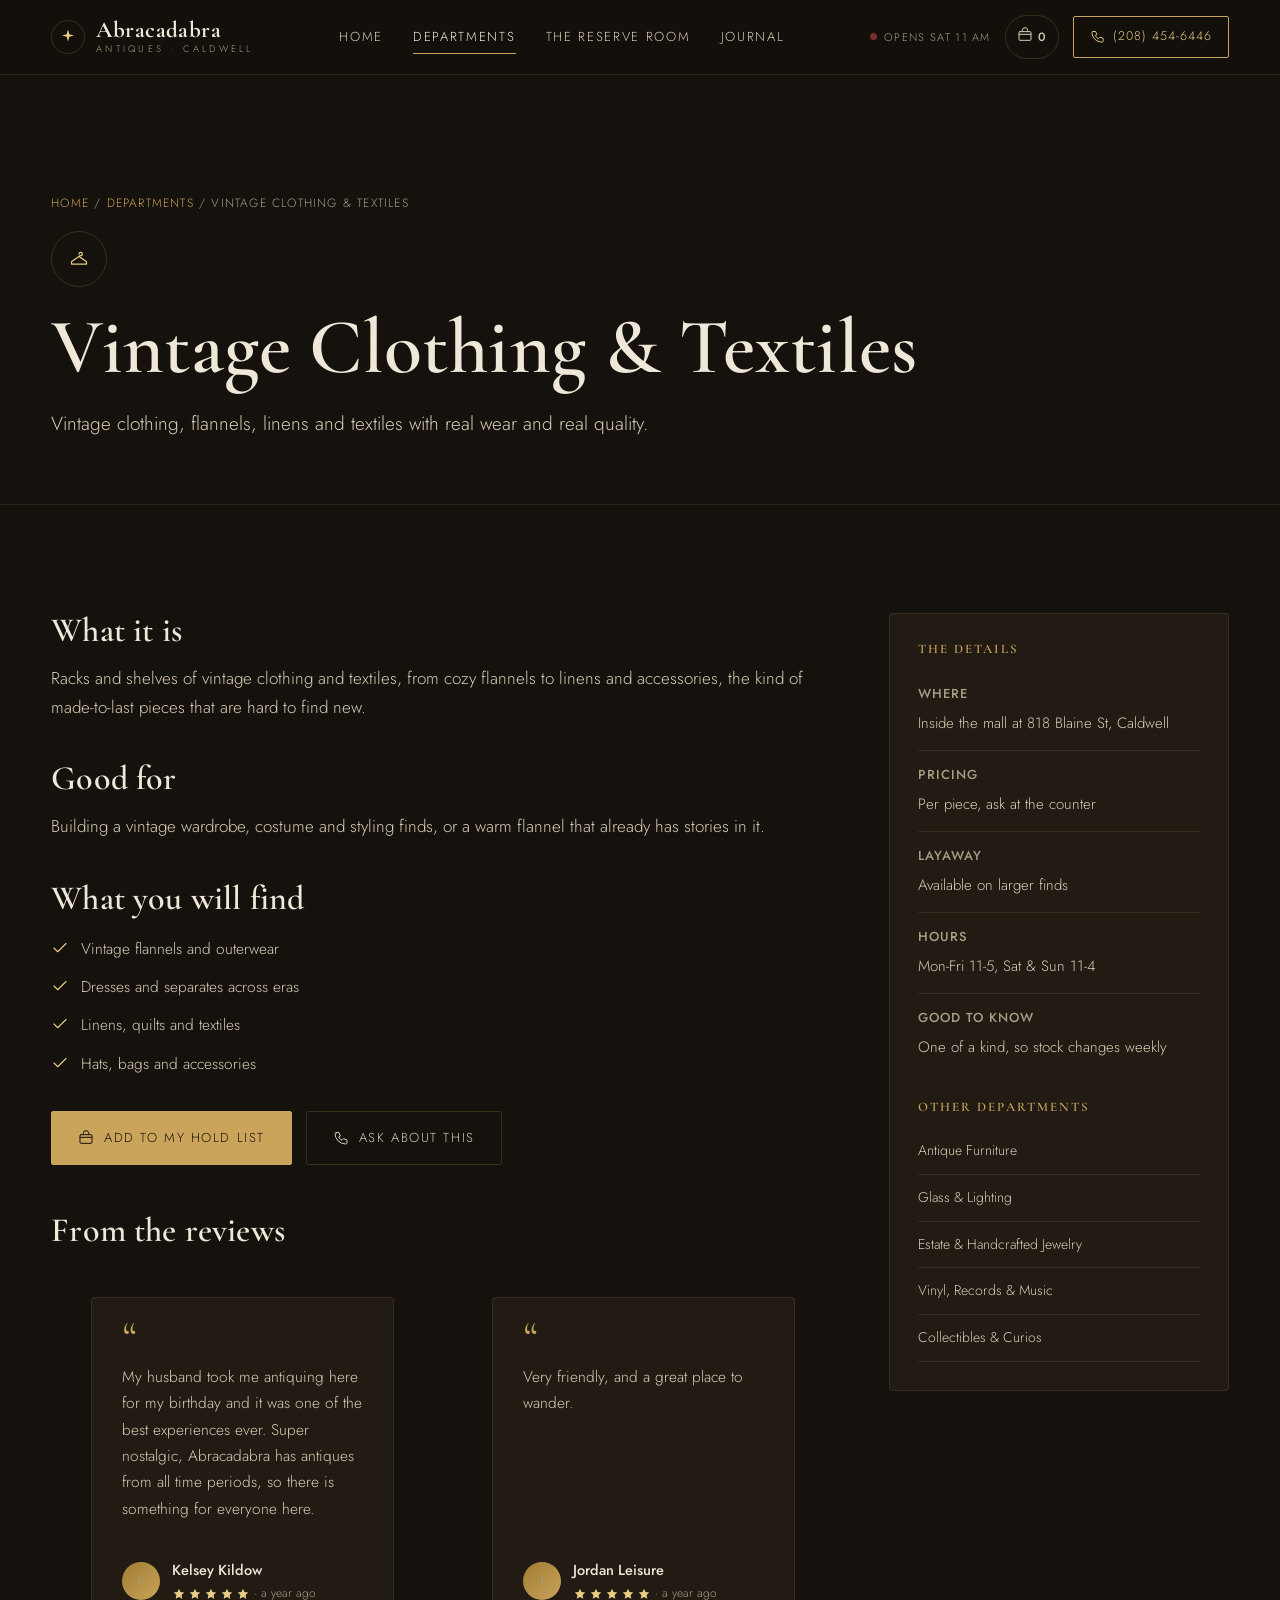
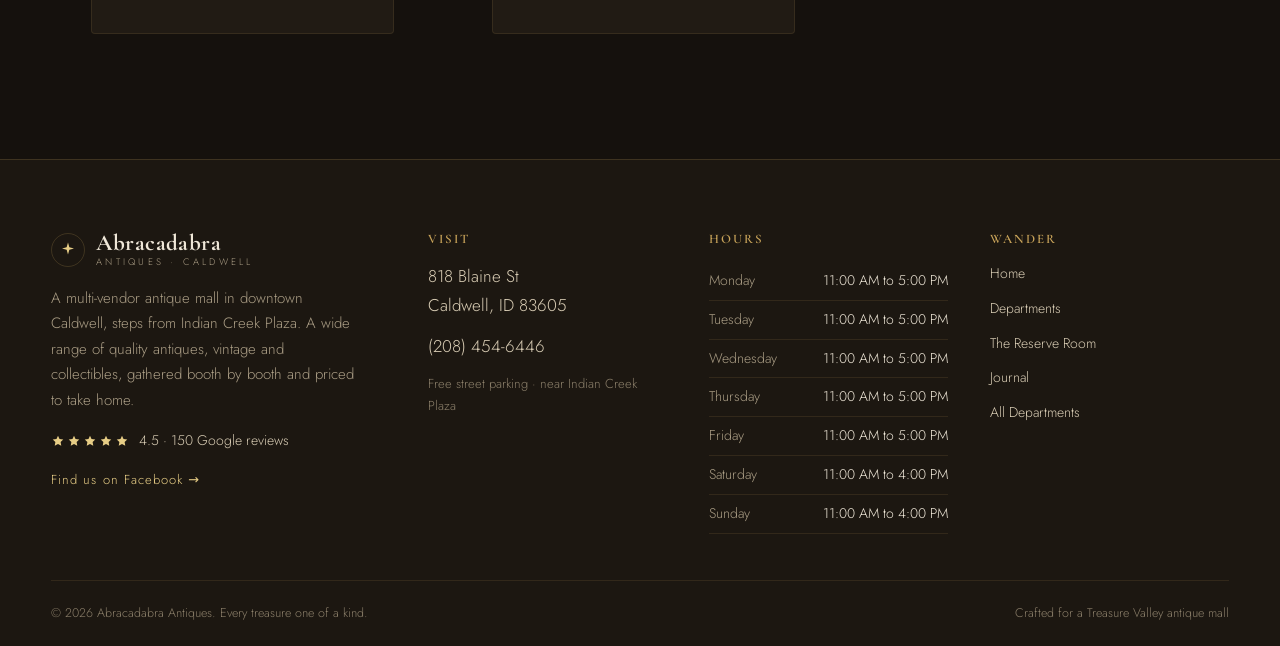
<file: vintage-clothing-and-textiles.html>
<!doctype html><html lang="en"><head><meta charset="utf-8"><meta name="viewport" content="width=device-width,initial-scale=1"><title>Vintage Clothing & Textiles | Abracadabra Antiques, Caldwell ID</title><meta name="description" content="Vintage clothing, flannels, linens and textiles with real wear and real quality. Find it at Abracadabra Antiques, a multi-vendor antique mall in downtown Caldwell, Idaho."><link rel="canonical" href="https://abracadabra-antiques-caldwell.vercel.app/vintage-clothing-and-textiles.html"><meta property="og:title" content="Vintage Clothing &amp; Textiles | Abracadabra Antiques, Caldwell ID"><meta property="og:description" content="Vintage clothing, flannels, linens and textiles with real wear and real quality. Find it at Abracadabra Antiques, a multi-vendor antique mall in downtown Caldwell, Idaho."><meta property="og:type" content="website"><meta property="og:image" content="https://abracadabra-antiques-caldwell.vercel.app/hero.jpg"><meta name="theme-color" content="#15110d"><link rel="preconnect" href="https://fonts.googleapis.com"><link rel="preconnect" href="https://fonts.gstatic.com" crossorigin><link href="https://fonts.googleapis.com/css2?family=Cormorant+Garamond:ital,wght@0,500;0,600;0,700;1,500;1,600&family=Jost:wght@300;400;500&display=swap" rel="stylesheet"><link rel="stylesheet" href="styles.css"><script type="application/ld+json">{"@context": "https://schema.org", "@type": "CollectionPage", "name": "Vintage Clothing & Textiles at Abracadabra Antiques", "description": "Vintage clothing, flannels, linens and textiles with real wear and real quality.", "url": "https://abracadabra-antiques-caldwell.vercel.app/vintage-clothing-and-textiles.html", "isPartOf": {"@type": "Store", "name": "Abracadabra Antiques", "url": "https://abracadabra-antiques-caldwell.vercel.app"}}</script><script type="application/ld+json">{"@context": "https://schema.org", "@type": "BreadcrumbList", "itemListElement": [{"@type": "ListItem", "position": 1, "name": "Home", "item": "https://abracadabra-antiques-caldwell.vercel.app/"}, {"@type": "ListItem", "position": 2, "name": "Departments", "item": "https://abracadabra-antiques-caldwell.vercel.app/departments.html"}, {"@type": "ListItem", "position": 3, "name": "Vintage Clothing & Textiles", "item": "https://abracadabra-antiques-caldwell.vercel.app/vintage-clothing-and-textiles.html"}]}</script></head><body><a class="skip" href="#main">Skip to content</a><header class="site-head" id="siteHead"><div class="wrap head-in"><a class="brand" href="index.html" aria-label="Abracadabra Antiques home"><span class="brand-mark"><svg class="spk" viewBox="0 0 24 24" fill="none" stroke="currentColor" stroke-width="1.5" stroke-linecap="round" stroke-linejoin="round" aria-hidden="true"><path d="M12 2l1.8 6.2L20 10l-6.2 1.8L12 18l-1.8-6.2L4 10l6.2-1.8z"/></svg></span><span class="brand-txt"><span class="brand-name">Abracadabra</span><span class="brand-sub">ANTIQUES &middot; CALDWELL</span></span></a><nav class="nav" aria-label="Primary"><a class="nlink" href="index.html">Home</a><a class="nlink on" href="departments.html" aria-current="page">Departments</a><a class="nlink" href="shop.html">The Reserve Room</a><a class="nlink" href="journal.html">Journal</a></nav><div class="head-right"><span class="status" id="openStatus" aria-live="polite"><span class="dot"></span><span class="status-txt">Hours</span></span><a class="hold-chip" href="shop.html" data-open-cart aria-label="Your hold list"><span class="hc-ic"><svg class="ic" viewBox="0 0 24 24" fill="none" stroke="currentColor" stroke-width="1.5" stroke-linecap="round" stroke-linejoin="round" aria-hidden="true"><rect x="3" y="7" width="18" height="13" rx="1.5"/><path d="M3 11h18M8 7V5a4 4 0 0 1 8 0v2"/></svg></span><span id="holdCount" class="hc-num">0</span></a><a class="call-btn" href="tel:+12084546446"><svg class="ic" viewBox="0 0 24 24" fill="none" stroke="currentColor" stroke-width="1.5" stroke-linecap="round" stroke-linejoin="round" aria-hidden="true"><path d="M5 4h4l2 5-2.5 1.5a11 11 0 0 0 5 5L16 13l5 2v4a2 2 0 0 1-2 2A16 16 0 0 1 3 5a2 2 0 0 1 2-1z"/></svg><span>(208) 454-6446</span></a><button class="burger" id="burger" aria-label="Open menu" aria-expanded="false" aria-controls="mobileNav"><span></span><span></span><span></span></button></div></div><div class="mobile-nav" id="mobileNav" hidden><a href="index.html">Home</a><a href="departments.html">Departments</a><a href="shop.html">The Reserve Room</a><a href="journal.html">Journal</a><a class="m-call" href="tel:+12084546446"><svg class="ic" viewBox="0 0 24 24" fill="none" stroke="currentColor" stroke-width="1.5" stroke-linecap="round" stroke-linejoin="round" aria-hidden="true"><path d="M5 4h4l2 5-2.5 1.5a11 11 0 0 0 5 5L16 13l5 2v4a2 2 0 0 1-2 2A16 16 0 0 1 3 5a2 2 0 0 1 2-1z"/></svg> Call (208) 454-6446</a></div></header><main id="main"><section class="phero"><div class="wrap"><div class="crumbs"><a href="index.html">Home</a> / <a href="departments.html">Departments</a> / Vintage Clothing & Textiles</div><div class="dic" style="width:56px;height:56px;display:grid;place-items:center;border:1px solid var(--line);border-radius:50%;color:var(--gold-bright);margin-bottom:18px"><svg class="ic" viewBox="0 0 24 24" fill="none" stroke="currentColor" stroke-width="1.5" stroke-linecap="round" stroke-linejoin="round" aria-hidden="true"><path d="M12 6a2 2 0 1 1 1.4 1.9L12 9l8 5.5a2 2 0 0 1 1 1.7V18H3v-1.8a2 2 0 0 1 1-1.7L12 9"/></svg></div><h1>Vintage Clothing & Textiles</h1><p class="lead">Vintage clothing, flannels, linens and textiles with real wear and real quality.</p></div></section><section class="sec"><div class="wrap"><div class="detail"><div class="prose"><h2>What it is</h2><p>Racks and shelves of vintage clothing and textiles, from cozy flannels to linens and accessories, the kind of made-to-last pieces that are hard to find new.</p><h2>Good for</h2><p>Building a vintage wardrobe, costume and styling finds, or a warm flannel that already has stories in it.</p><h2>What you will find</h2><ul class="s-list"><li><svg class="ic" viewBox="0 0 24 24" fill="none" stroke="currentColor" stroke-width="1.5" stroke-linecap="round" stroke-linejoin="round" aria-hidden="true"><path d="M4 12l5 5L20 6"/></svg>Vintage flannels and outerwear</li><li><svg class="ic" viewBox="0 0 24 24" fill="none" stroke="currentColor" stroke-width="1.5" stroke-linecap="round" stroke-linejoin="round" aria-hidden="true"><path d="M4 12l5 5L20 6"/></svg>Dresses and separates across eras</li><li><svg class="ic" viewBox="0 0 24 24" fill="none" stroke="currentColor" stroke-width="1.5" stroke-linecap="round" stroke-linejoin="round" aria-hidden="true"><path d="M4 12l5 5L20 6"/></svg>Linens, quilts and textiles</li><li><svg class="ic" viewBox="0 0 24 24" fill="none" stroke="currentColor" stroke-width="1.5" stroke-linecap="round" stroke-linejoin="round" aria-hidden="true"><path d="M4 12l5 5L20 6"/></svg>Hats, bags and accessories</li></ul><div style="margin-top:34px;display:flex;gap:14px;flex-wrap:wrap"><a class="btn solid" href="shop.html?find=vintage-flannels"><svg class="ic" viewBox="0 0 24 24" fill="none" stroke="currentColor" stroke-width="1.5" stroke-linecap="round" stroke-linejoin="round" aria-hidden="true"><rect x="3" y="7" width="18" height="13" rx="1.5"/><path d="M3 11h18M8 7V5a4 4 0 0 1 8 0v2"/></svg> Add to my hold list</a><a class="btn ghost" href="tel:+12084546446"><svg class="ic" viewBox="0 0 24 24" fill="none" stroke="currentColor" stroke-width="1.5" stroke-linecap="round" stroke-linejoin="round" aria-hidden="true"><path d="M5 4h4l2 5-2.5 1.5a11 11 0 0 0 5 5L16 13l5 2v4a2 2 0 0 1-2 2A16 16 0 0 1 3 5a2 2 0 0 1 2-1z"/></svg> Ask about this</a></div><h2 style="margin-top:48px">From the reviews</h2><div class="rev-pair"><figure class="rcard"><div class="qt">&ldquo;</div><p>My husband took me antiquing here for my birthday and it was one of the best experiences ever. Super nostalgic, Abracadabra has antiques from all time periods, so there is something for everyone here.</p><figcaption class="who"><span class="av">K</span><span><b>Kelsey Kildow</b><br><span><span class="stars" aria-hidden="true"><svg class="st" viewBox="0 0 24 24"><path d="M12 3l2.6 5.6L21 9.3l-4.5 4.3 1.1 6.4L12 17l-5.6 3 1.1-6.4L3 9.3l6.4-.7z"/></svg><svg class="st" viewBox="0 0 24 24"><path d="M12 3l2.6 5.6L21 9.3l-4.5 4.3 1.1 6.4L12 17l-5.6 3 1.1-6.4L3 9.3l6.4-.7z"/></svg><svg class="st" viewBox="0 0 24 24"><path d="M12 3l2.6 5.6L21 9.3l-4.5 4.3 1.1 6.4L12 17l-5.6 3 1.1-6.4L3 9.3l6.4-.7z"/></svg><svg class="st" viewBox="0 0 24 24"><path d="M12 3l2.6 5.6L21 9.3l-4.5 4.3 1.1 6.4L12 17l-5.6 3 1.1-6.4L3 9.3l6.4-.7z"/></svg><svg class="st" viewBox="0 0 24 24"><path d="M12 3l2.6 5.6L21 9.3l-4.5 4.3 1.1 6.4L12 17l-5.6 3 1.1-6.4L3 9.3l6.4-.7z"/></svg></span> &middot; a year ago</span></span></figcaption></figure><figure class="rcard"><div class="qt">&ldquo;</div><p>Very friendly, and a great place to wander.</p><figcaption class="who"><span class="av">J</span><span><b>Jordan Leisure</b><br><span><span class="stars" aria-hidden="true"><svg class="st" viewBox="0 0 24 24"><path d="M12 3l2.6 5.6L21 9.3l-4.5 4.3 1.1 6.4L12 17l-5.6 3 1.1-6.4L3 9.3l6.4-.7z"/></svg><svg class="st" viewBox="0 0 24 24"><path d="M12 3l2.6 5.6L21 9.3l-4.5 4.3 1.1 6.4L12 17l-5.6 3 1.1-6.4L3 9.3l6.4-.7z"/></svg><svg class="st" viewBox="0 0 24 24"><path d="M12 3l2.6 5.6L21 9.3l-4.5 4.3 1.1 6.4L12 17l-5.6 3 1.1-6.4L3 9.3l6.4-.7z"/></svg><svg class="st" viewBox="0 0 24 24"><path d="M12 3l2.6 5.6L21 9.3l-4.5 4.3 1.1 6.4L12 17l-5.6 3 1.1-6.4L3 9.3l6.4-.7z"/></svg><svg class="st" viewBox="0 0 24 24"><path d="M12 3l2.6 5.6L21 9.3l-4.5 4.3 1.1 6.4L12 17l-5.6 3 1.1-6.4L3 9.3l6.4-.7z"/></svg></span> &middot; a year ago</span></span></figcaption></figure></div></div><aside class="facts"><h4>The details</h4><div class="frow"><b>Where</b><span>Inside the mall at 818 Blaine St, Caldwell</span></div><div class="frow"><b>Pricing</b><span>Per piece, ask at the counter</span></div><div class="frow"><b>Layaway</b><span>Available on larger finds</span></div><div class="frow"><b>Hours</b><span>Mon-Fri 11-5, Sat &amp; Sun 11-4</span></div><div class="frow"><b>Good to know</b><span>One of a kind, so stock changes weekly</span></div><h4 style="margin-top:26px">Other departments</h4><a href="antique-furniture.html" style="display:block;padding:11px 0;border-bottom:1px solid var(--line2);color:var(--soft);font-size:14px">Antique Furniture</a><a href="glass-and-lighting.html" style="display:block;padding:11px 0;border-bottom:1px solid var(--line2);color:var(--soft);font-size:14px">Glass & Lighting</a><a href="estate-and-handcrafted-jewelry.html" style="display:block;padding:11px 0;border-bottom:1px solid var(--line2);color:var(--soft);font-size:14px">Estate & Handcrafted Jewelry</a><a href="vinyl-records-and-music.html" style="display:block;padding:11px 0;border-bottom:1px solid var(--line2);color:var(--soft);font-size:14px">Vinyl, Records & Music</a><a href="collectibles-and-curios.html" style="display:block;padding:11px 0;border-bottom:1px solid var(--line2);color:var(--soft);font-size:14px">Collectibles & Curios</a></aside></div></div></section></main><footer class="site-foot" id="contact" style="border-top:1px solid var(--line);background:var(--bg2);padding:72px 0 0;margin-top:0"><div class="wrap foot-grid"><div><div class="brand"><span class="brand-mark"><svg class="spk" viewBox="0 0 24 24" fill="none" stroke="currentColor" stroke-width="1.5" stroke-linecap="round" stroke-linejoin="round" aria-hidden="true"><path d="M12 2l1.8 6.2L20 10l-6.2 1.8L12 18l-1.8-6.2L4 10l6.2-1.8z"/></svg></span><span class="brand-txt"><span class="brand-name">Abracadabra</span><span class="brand-sub">ANTIQUES &middot; CALDWELL</span></span></div><p style="color:var(--muted);font-size:15px;margin:18px 0 16px;max-width:34ch">A multi-vendor antique mall in downtown Caldwell, steps from Indian Creek Plaza. A wide range of quality antiques, vintage and collectibles, gathered booth by booth and priced to take home.</p><div style="display:flex;align-items:center;gap:10px;color:var(--soft);font-size:14px"><span class="stars" aria-hidden="true"><svg class="st" viewBox="0 0 24 24"><path d="M12 3l2.6 5.6L21 9.3l-4.5 4.3 1.1 6.4L12 17l-5.6 3 1.1-6.4L3 9.3l6.4-.7z"/></svg><svg class="st" viewBox="0 0 24 24"><path d="M12 3l2.6 5.6L21 9.3l-4.5 4.3 1.1 6.4L12 17l-5.6 3 1.1-6.4L3 9.3l6.4-.7z"/></svg><svg class="st" viewBox="0 0 24 24"><path d="M12 3l2.6 5.6L21 9.3l-4.5 4.3 1.1 6.4L12 17l-5.6 3 1.1-6.4L3 9.3l6.4-.7z"/></svg><svg class="st" viewBox="0 0 24 24"><path d="M12 3l2.6 5.6L21 9.3l-4.5 4.3 1.1 6.4L12 17l-5.6 3 1.1-6.4L3 9.3l6.4-.7z"/></svg><svg class="st" viewBox="0 0 24 24"><path d="M12 3l2.6 5.6L21 9.3l-4.5 4.3 1.1 6.4L12 17l-5.6 3 1.1-6.4L3 9.3l6.4-.7z"/></svg></span><span>4.5 &middot; 150 Google reviews</span></div><a href="https://www.facebook.com/p/Abracadabra-Antiques-100057351674582/" target="_blank" rel="noopener" style="display:inline-block;margin-top:16px;color:var(--gold-bright);font-size:13px;letter-spacing:.08em">Find us on Facebook &rarr;</a></div><div><h4 style="font-size:13px;letter-spacing:.16em;text-transform:uppercase;color:var(--gold);margin:0 0 16px">Visit</h4><p style="margin:0 0 12px"><a href="https://www.google.com/maps/place/Abracadabra+Antiques/@43.6644172,-116.6884078,17z" target="_blank" rel="noopener" style="color:var(--soft)">818 Blaine St<br>Caldwell, ID 83605</a></p><p style="margin:0 0 12px"><a href="tel:+12084546446" style="color:var(--soft)">(208) 454-6446</a></p><p style="margin:0;color:var(--muted2);font-size:13px">Free street parking &middot; near Indian Creek Plaza</p></div><div><h4 style="font-size:13px;letter-spacing:.16em;text-transform:uppercase;color:var(--gold);margin:0 0 16px">Hours</h4><div class="hrow" style="display:flex;justify-content:space-between;padding:7px 0;border-bottom:1px solid var(--line2);font-size:14px"><span style="color:var(--muted)">Monday</span><span>11:00 AM to 5:00 PM</span></div><div class="hrow" style="display:flex;justify-content:space-between;padding:7px 0;border-bottom:1px solid var(--line2);font-size:14px"><span style="color:var(--muted)">Tuesday</span><span>11:00 AM to 5:00 PM</span></div><div class="hrow" style="display:flex;justify-content:space-between;padding:7px 0;border-bottom:1px solid var(--line2);font-size:14px"><span style="color:var(--muted)">Wednesday</span><span>11:00 AM to 5:00 PM</span></div><div class="hrow" style="display:flex;justify-content:space-between;padding:7px 0;border-bottom:1px solid var(--line2);font-size:14px"><span style="color:var(--muted)">Thursday</span><span>11:00 AM to 5:00 PM</span></div><div class="hrow" style="display:flex;justify-content:space-between;padding:7px 0;border-bottom:1px solid var(--line2);font-size:14px"><span style="color:var(--muted)">Friday</span><span>11:00 AM to 5:00 PM</span></div><div class="hrow" style="display:flex;justify-content:space-between;padding:7px 0;border-bottom:1px solid var(--line2);font-size:14px"><span style="color:var(--muted)">Saturday</span><span>11:00 AM to 4:00 PM</span></div><div class="hrow" style="display:flex;justify-content:space-between;padding:7px 0;border-bottom:1px solid var(--line2);font-size:14px"><span style="color:var(--muted)">Sunday</span><span>11:00 AM to 4:00 PM</span></div></div><div><h4 style="font-size:13px;letter-spacing:.16em;text-transform:uppercase;color:var(--gold);margin:0 0 16px">Wander</h4><nav aria-label="Footer" style="display:grid;gap:11px;color:var(--soft);font-size:14px"><a href="index.html">Home</a><a href="departments.html">Departments</a><a href="shop.html">The Reserve Room</a><a href="journal.html">Journal</a><a href="departments.html">All Departments</a></nav></div></div><div class="wrap foot-base"><span>&copy; <span id="yr"></span> Abracadabra Antiques. Every treasure one of a kind.</span><span>Crafted for a Treasure Valley antique mall</span></div></footer><div class="drawer-back" id="drawerBack"></div><div class="drawer-host"><aside class="drawer" id="drawer" aria-label="Your hold list" aria-hidden="false"><div class="drawer-head"><h3>Your Hold List</h3><button class="drawer-close" id="drawerClose" aria-label="Close">&times;</button></div><div class="drawer-body" id="drawerItems"></div><div class="drawer-note"><label for="holdNote">Add a note (a name to hold under, what you are hunting for)</label><textarea id="holdNote" placeholder="e.g. Hold under Sam, looking for green depression glass and a small dresser"></textarea></div><div class="drawer-foot"><div class="handoff"><a class="btn solid" id="smsBtn" href="#"><svg class="ic" viewBox="0 0 24 24" fill="none" stroke="currentColor" stroke-width="1.5" stroke-linecap="round" stroke-linejoin="round" aria-hidden="true"><path d="M5 4h4l2 5-2.5 1.5a11 11 0 0 0 5 5L16 13l5 2v4a2 2 0 0 1-2 2A16 16 0 0 1 3 5a2 2 0 0 1 2-1z"/></svg> Text the list</a><a class="btn" id="mailBtn" href="#"><svg class="ic" viewBox="0 0 24 24" fill="none" stroke="currentColor" stroke-width="1.5" stroke-linecap="round" stroke-linejoin="round" aria-hidden="true"><rect x="3" y="5" width="18" height="14" rx="1.5"/><path d="M3 6l9 7 9-7"/></svg> Email it</a></div><button class="btn ghost" id="copyBtn"><svg class="ic" viewBox="0 0 24 24" fill="none" stroke="currentColor" stroke-width="1.5" stroke-linecap="round" stroke-linejoin="round" aria-hidden="true"><rect x="9" y="9" width="11" height="11" rx="1.5"/><path d="M5 15V5a1 1 0 0 1 1-1h9"/></svg> Copy summary</button><a class="btn ghost" id="callBtn" href="tel:+12084546446"><svg class="ic" viewBox="0 0 24 24" fill="none" stroke="currentColor" stroke-width="1.5" stroke-linecap="round" stroke-linejoin="round" aria-hidden="true"><path d="M5 4h4l2 5-2.5 1.5a11 11 0 0 0 5 5L16 13l5 2v4a2 2 0 0 1-2 2A16 16 0 0 1 3 5a2 2 0 0 1 2-1z"/></svg> Call (208) 454-6446</a><p class="copy-ok" id="copyOk"></p><p class="mini-note">No payment online. We hold your finds at the counter and settle up in store. Layaway available on larger pieces.</p></div></aside></div><script src="app.js"></script></body></html>
</file>
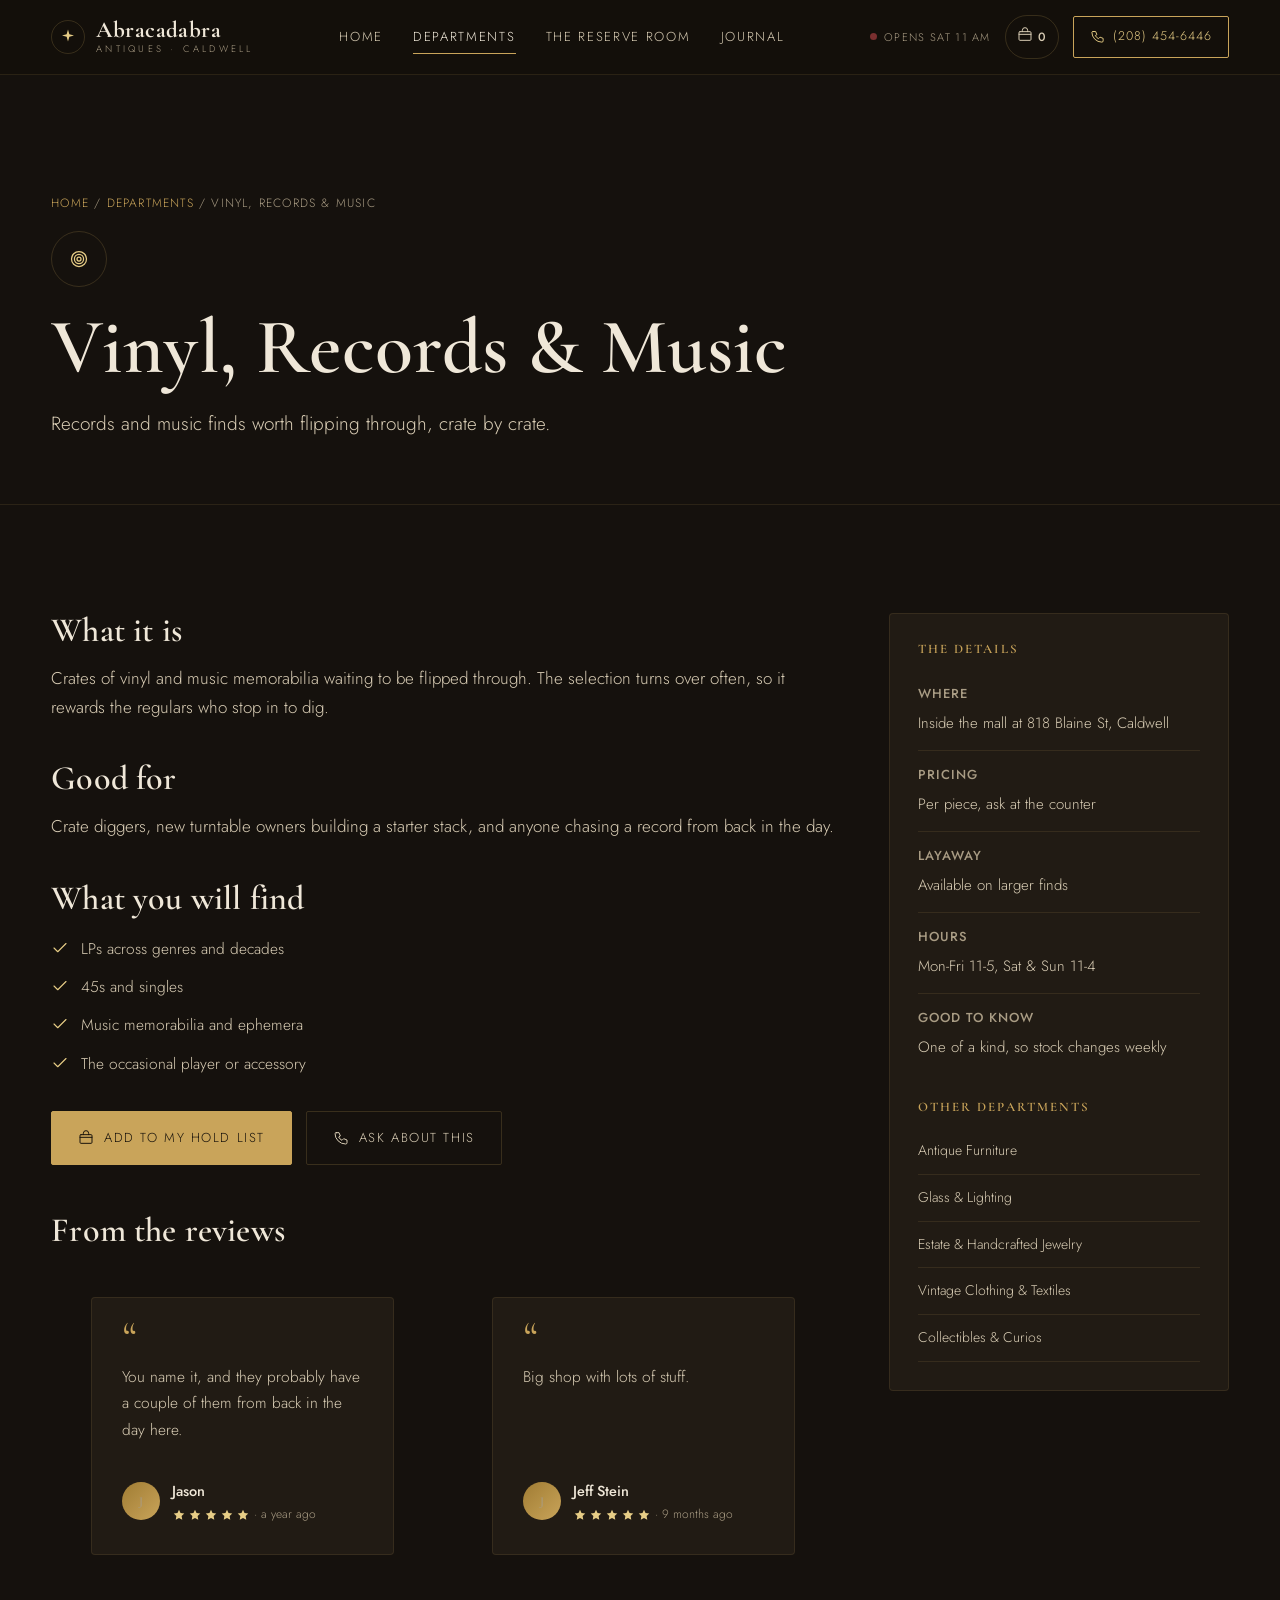
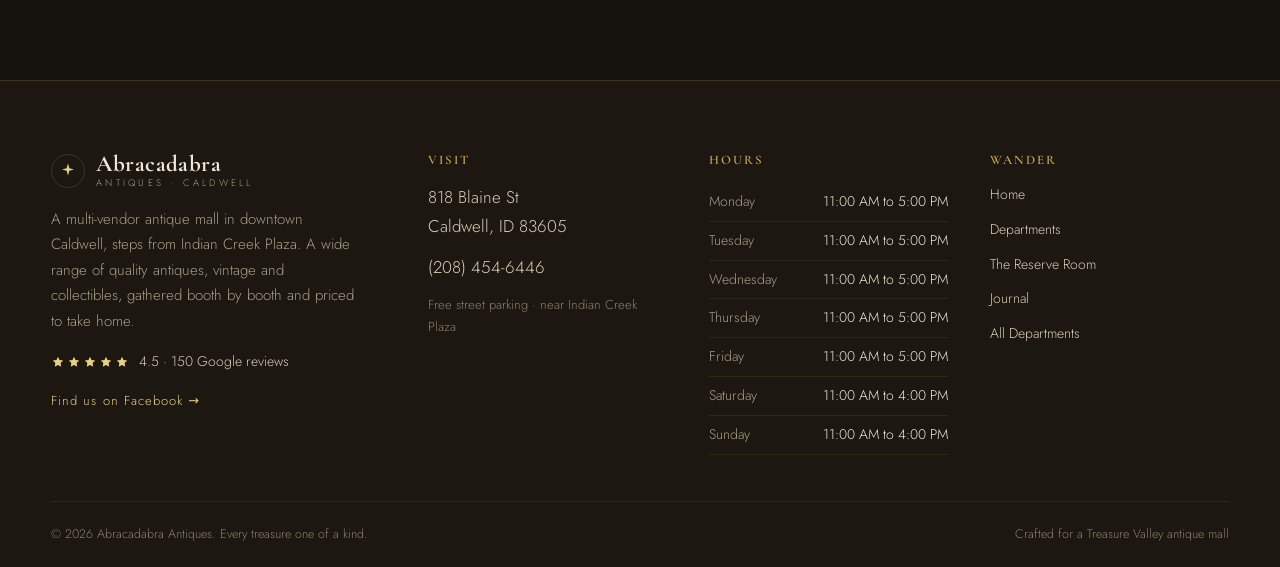
<file: vinyl-records-and-music.html>
<!doctype html><html lang="en"><head><meta charset="utf-8"><meta name="viewport" content="width=device-width,initial-scale=1"><title>Vinyl, Records & Music | Abracadabra Antiques, Caldwell ID</title><meta name="description" content="Records and music finds worth flipping through, crate by crate. Find it at Abracadabra Antiques, a multi-vendor antique mall in downtown Caldwell, Idaho."><link rel="canonical" href="https://abracadabra-antiques-caldwell.vercel.app/vinyl-records-and-music.html"><meta property="og:title" content="Vinyl, Records &amp; Music | Abracadabra Antiques, Caldwell ID"><meta property="og:description" content="Records and music finds worth flipping through, crate by crate. Find it at Abracadabra Antiques, a multi-vendor antique mall in downtown Caldwell, Idaho."><meta property="og:type" content="website"><meta property="og:image" content="https://abracadabra-antiques-caldwell.vercel.app/hero.jpg"><meta name="theme-color" content="#15110d"><link rel="preconnect" href="https://fonts.googleapis.com"><link rel="preconnect" href="https://fonts.gstatic.com" crossorigin><link href="https://fonts.googleapis.com/css2?family=Cormorant+Garamond:ital,wght@0,500;0,600;0,700;1,500;1,600&family=Jost:wght@300;400;500&display=swap" rel="stylesheet"><link rel="stylesheet" href="styles.css"><script type="application/ld+json">{"@context": "https://schema.org", "@type": "CollectionPage", "name": "Vinyl, Records & Music at Abracadabra Antiques", "description": "Records and music finds worth flipping through, crate by crate.", "url": "https://abracadabra-antiques-caldwell.vercel.app/vinyl-records-and-music.html", "isPartOf": {"@type": "Store", "name": "Abracadabra Antiques", "url": "https://abracadabra-antiques-caldwell.vercel.app"}}</script><script type="application/ld+json">{"@context": "https://schema.org", "@type": "BreadcrumbList", "itemListElement": [{"@type": "ListItem", "position": 1, "name": "Home", "item": "https://abracadabra-antiques-caldwell.vercel.app/"}, {"@type": "ListItem", "position": 2, "name": "Departments", "item": "https://abracadabra-antiques-caldwell.vercel.app/departments.html"}, {"@type": "ListItem", "position": 3, "name": "Vinyl, Records & Music", "item": "https://abracadabra-antiques-caldwell.vercel.app/vinyl-records-and-music.html"}]}</script></head><body><a class="skip" href="#main">Skip to content</a><header class="site-head" id="siteHead"><div class="wrap head-in"><a class="brand" href="index.html" aria-label="Abracadabra Antiques home"><span class="brand-mark"><svg class="spk" viewBox="0 0 24 24" fill="none" stroke="currentColor" stroke-width="1.5" stroke-linecap="round" stroke-linejoin="round" aria-hidden="true"><path d="M12 2l1.8 6.2L20 10l-6.2 1.8L12 18l-1.8-6.2L4 10l6.2-1.8z"/></svg></span><span class="brand-txt"><span class="brand-name">Abracadabra</span><span class="brand-sub">ANTIQUES &middot; CALDWELL</span></span></a><nav class="nav" aria-label="Primary"><a class="nlink" href="index.html">Home</a><a class="nlink on" href="departments.html" aria-current="page">Departments</a><a class="nlink" href="shop.html">The Reserve Room</a><a class="nlink" href="journal.html">Journal</a></nav><div class="head-right"><span class="status" id="openStatus" aria-live="polite"><span class="dot"></span><span class="status-txt">Hours</span></span><a class="hold-chip" href="shop.html" data-open-cart aria-label="Your hold list"><span class="hc-ic"><svg class="ic" viewBox="0 0 24 24" fill="none" stroke="currentColor" stroke-width="1.5" stroke-linecap="round" stroke-linejoin="round" aria-hidden="true"><rect x="3" y="7" width="18" height="13" rx="1.5"/><path d="M3 11h18M8 7V5a4 4 0 0 1 8 0v2"/></svg></span><span id="holdCount" class="hc-num">0</span></a><a class="call-btn" href="tel:+12084546446"><svg class="ic" viewBox="0 0 24 24" fill="none" stroke="currentColor" stroke-width="1.5" stroke-linecap="round" stroke-linejoin="round" aria-hidden="true"><path d="M5 4h4l2 5-2.5 1.5a11 11 0 0 0 5 5L16 13l5 2v4a2 2 0 0 1-2 2A16 16 0 0 1 3 5a2 2 0 0 1 2-1z"/></svg><span>(208) 454-6446</span></a><button class="burger" id="burger" aria-label="Open menu" aria-expanded="false" aria-controls="mobileNav"><span></span><span></span><span></span></button></div></div><div class="mobile-nav" id="mobileNav" hidden><a href="index.html">Home</a><a href="departments.html">Departments</a><a href="shop.html">The Reserve Room</a><a href="journal.html">Journal</a><a class="m-call" href="tel:+12084546446"><svg class="ic" viewBox="0 0 24 24" fill="none" stroke="currentColor" stroke-width="1.5" stroke-linecap="round" stroke-linejoin="round" aria-hidden="true"><path d="M5 4h4l2 5-2.5 1.5a11 11 0 0 0 5 5L16 13l5 2v4a2 2 0 0 1-2 2A16 16 0 0 1 3 5a2 2 0 0 1 2-1z"/></svg> Call (208) 454-6446</a></div></header><main id="main"><section class="phero"><div class="wrap"><div class="crumbs"><a href="index.html">Home</a> / <a href="departments.html">Departments</a> / Vinyl, Records & Music</div><div class="dic" style="width:56px;height:56px;display:grid;place-items:center;border:1px solid var(--line);border-radius:50%;color:var(--gold-bright);margin-bottom:18px"><svg class="ic" viewBox="0 0 24 24" fill="none" stroke="currentColor" stroke-width="1.5" stroke-linecap="round" stroke-linejoin="round" aria-hidden="true"><circle cx="12" cy="12" r="9"/><circle cx="12" cy="12" r="2.4"/><circle cx="12" cy="12" r="5.5"/></svg></div><h1>Vinyl, Records & Music</h1><p class="lead">Records and music finds worth flipping through, crate by crate.</p></div></section><section class="sec"><div class="wrap"><div class="detail"><div class="prose"><h2>What it is</h2><p>Crates of vinyl and music memorabilia waiting to be flipped through. The selection turns over often, so it rewards the regulars who stop in to dig.</p><h2>Good for</h2><p>Crate diggers, new turntable owners building a starter stack, and anyone chasing a record from back in the day.</p><h2>What you will find</h2><ul class="s-list"><li><svg class="ic" viewBox="0 0 24 24" fill="none" stroke="currentColor" stroke-width="1.5" stroke-linecap="round" stroke-linejoin="round" aria-hidden="true"><path d="M4 12l5 5L20 6"/></svg>LPs across genres and decades</li><li><svg class="ic" viewBox="0 0 24 24" fill="none" stroke="currentColor" stroke-width="1.5" stroke-linecap="round" stroke-linejoin="round" aria-hidden="true"><path d="M4 12l5 5L20 6"/></svg>45s and singles</li><li><svg class="ic" viewBox="0 0 24 24" fill="none" stroke="currentColor" stroke-width="1.5" stroke-linecap="round" stroke-linejoin="round" aria-hidden="true"><path d="M4 12l5 5L20 6"/></svg>Music memorabilia and ephemera</li><li><svg class="ic" viewBox="0 0 24 24" fill="none" stroke="currentColor" stroke-width="1.5" stroke-linecap="round" stroke-linejoin="round" aria-hidden="true"><path d="M4 12l5 5L20 6"/></svg>The occasional player or accessory</li></ul><div style="margin-top:34px;display:flex;gap:14px;flex-wrap:wrap"><a class="btn solid" href="shop.html?find=vinyl-records"><svg class="ic" viewBox="0 0 24 24" fill="none" stroke="currentColor" stroke-width="1.5" stroke-linecap="round" stroke-linejoin="round" aria-hidden="true"><rect x="3" y="7" width="18" height="13" rx="1.5"/><path d="M3 11h18M8 7V5a4 4 0 0 1 8 0v2"/></svg> Add to my hold list</a><a class="btn ghost" href="tel:+12084546446"><svg class="ic" viewBox="0 0 24 24" fill="none" stroke="currentColor" stroke-width="1.5" stroke-linecap="round" stroke-linejoin="round" aria-hidden="true"><path d="M5 4h4l2 5-2.5 1.5a11 11 0 0 0 5 5L16 13l5 2v4a2 2 0 0 1-2 2A16 16 0 0 1 3 5a2 2 0 0 1 2-1z"/></svg> Ask about this</a></div><h2 style="margin-top:48px">From the reviews</h2><div class="rev-pair"><figure class="rcard"><div class="qt">&ldquo;</div><p>You name it, and they probably have a couple of them from back in the day here.</p><figcaption class="who"><span class="av">J</span><span><b>Jason</b><br><span><span class="stars" aria-hidden="true"><svg class="st" viewBox="0 0 24 24"><path d="M12 3l2.6 5.6L21 9.3l-4.5 4.3 1.1 6.4L12 17l-5.6 3 1.1-6.4L3 9.3l6.4-.7z"/></svg><svg class="st" viewBox="0 0 24 24"><path d="M12 3l2.6 5.6L21 9.3l-4.5 4.3 1.1 6.4L12 17l-5.6 3 1.1-6.4L3 9.3l6.4-.7z"/></svg><svg class="st" viewBox="0 0 24 24"><path d="M12 3l2.6 5.6L21 9.3l-4.5 4.3 1.1 6.4L12 17l-5.6 3 1.1-6.4L3 9.3l6.4-.7z"/></svg><svg class="st" viewBox="0 0 24 24"><path d="M12 3l2.6 5.6L21 9.3l-4.5 4.3 1.1 6.4L12 17l-5.6 3 1.1-6.4L3 9.3l6.4-.7z"/></svg><svg class="st" viewBox="0 0 24 24"><path d="M12 3l2.6 5.6L21 9.3l-4.5 4.3 1.1 6.4L12 17l-5.6 3 1.1-6.4L3 9.3l6.4-.7z"/></svg></span> &middot; a year ago</span></span></figcaption></figure><figure class="rcard"><div class="qt">&ldquo;</div><p>Big shop with lots of stuff.</p><figcaption class="who"><span class="av">J</span><span><b>Jeff Stein</b><br><span><span class="stars" aria-hidden="true"><svg class="st" viewBox="0 0 24 24"><path d="M12 3l2.6 5.6L21 9.3l-4.5 4.3 1.1 6.4L12 17l-5.6 3 1.1-6.4L3 9.3l6.4-.7z"/></svg><svg class="st" viewBox="0 0 24 24"><path d="M12 3l2.6 5.6L21 9.3l-4.5 4.3 1.1 6.4L12 17l-5.6 3 1.1-6.4L3 9.3l6.4-.7z"/></svg><svg class="st" viewBox="0 0 24 24"><path d="M12 3l2.6 5.6L21 9.3l-4.5 4.3 1.1 6.4L12 17l-5.6 3 1.1-6.4L3 9.3l6.4-.7z"/></svg><svg class="st" viewBox="0 0 24 24"><path d="M12 3l2.6 5.6L21 9.3l-4.5 4.3 1.1 6.4L12 17l-5.6 3 1.1-6.4L3 9.3l6.4-.7z"/></svg><svg class="st" viewBox="0 0 24 24"><path d="M12 3l2.6 5.6L21 9.3l-4.5 4.3 1.1 6.4L12 17l-5.6 3 1.1-6.4L3 9.3l6.4-.7z"/></svg></span> &middot; 9 months ago</span></span></figcaption></figure></div></div><aside class="facts"><h4>The details</h4><div class="frow"><b>Where</b><span>Inside the mall at 818 Blaine St, Caldwell</span></div><div class="frow"><b>Pricing</b><span>Per piece, ask at the counter</span></div><div class="frow"><b>Layaway</b><span>Available on larger finds</span></div><div class="frow"><b>Hours</b><span>Mon-Fri 11-5, Sat &amp; Sun 11-4</span></div><div class="frow"><b>Good to know</b><span>One of a kind, so stock changes weekly</span></div><h4 style="margin-top:26px">Other departments</h4><a href="antique-furniture.html" style="display:block;padding:11px 0;border-bottom:1px solid var(--line2);color:var(--soft);font-size:14px">Antique Furniture</a><a href="glass-and-lighting.html" style="display:block;padding:11px 0;border-bottom:1px solid var(--line2);color:var(--soft);font-size:14px">Glass & Lighting</a><a href="estate-and-handcrafted-jewelry.html" style="display:block;padding:11px 0;border-bottom:1px solid var(--line2);color:var(--soft);font-size:14px">Estate & Handcrafted Jewelry</a><a href="vintage-clothing-and-textiles.html" style="display:block;padding:11px 0;border-bottom:1px solid var(--line2);color:var(--soft);font-size:14px">Vintage Clothing & Textiles</a><a href="collectibles-and-curios.html" style="display:block;padding:11px 0;border-bottom:1px solid var(--line2);color:var(--soft);font-size:14px">Collectibles & Curios</a></aside></div></div></section></main><footer class="site-foot" id="contact" style="border-top:1px solid var(--line);background:var(--bg2);padding:72px 0 0;margin-top:0"><div class="wrap foot-grid"><div><div class="brand"><span class="brand-mark"><svg class="spk" viewBox="0 0 24 24" fill="none" stroke="currentColor" stroke-width="1.5" stroke-linecap="round" stroke-linejoin="round" aria-hidden="true"><path d="M12 2l1.8 6.2L20 10l-6.2 1.8L12 18l-1.8-6.2L4 10l6.2-1.8z"/></svg></span><span class="brand-txt"><span class="brand-name">Abracadabra</span><span class="brand-sub">ANTIQUES &middot; CALDWELL</span></span></div><p style="color:var(--muted);font-size:15px;margin:18px 0 16px;max-width:34ch">A multi-vendor antique mall in downtown Caldwell, steps from Indian Creek Plaza. A wide range of quality antiques, vintage and collectibles, gathered booth by booth and priced to take home.</p><div style="display:flex;align-items:center;gap:10px;color:var(--soft);font-size:14px"><span class="stars" aria-hidden="true"><svg class="st" viewBox="0 0 24 24"><path d="M12 3l2.6 5.6L21 9.3l-4.5 4.3 1.1 6.4L12 17l-5.6 3 1.1-6.4L3 9.3l6.4-.7z"/></svg><svg class="st" viewBox="0 0 24 24"><path d="M12 3l2.6 5.6L21 9.3l-4.5 4.3 1.1 6.4L12 17l-5.6 3 1.1-6.4L3 9.3l6.4-.7z"/></svg><svg class="st" viewBox="0 0 24 24"><path d="M12 3l2.6 5.6L21 9.3l-4.5 4.3 1.1 6.4L12 17l-5.6 3 1.1-6.4L3 9.3l6.4-.7z"/></svg><svg class="st" viewBox="0 0 24 24"><path d="M12 3l2.6 5.6L21 9.3l-4.5 4.3 1.1 6.4L12 17l-5.6 3 1.1-6.4L3 9.3l6.4-.7z"/></svg><svg class="st" viewBox="0 0 24 24"><path d="M12 3l2.6 5.6L21 9.3l-4.5 4.3 1.1 6.4L12 17l-5.6 3 1.1-6.4L3 9.3l6.4-.7z"/></svg></span><span>4.5 &middot; 150 Google reviews</span></div><a href="https://www.facebook.com/p/Abracadabra-Antiques-100057351674582/" target="_blank" rel="noopener" style="display:inline-block;margin-top:16px;color:var(--gold-bright);font-size:13px;letter-spacing:.08em">Find us on Facebook &rarr;</a></div><div><h4 style="font-size:13px;letter-spacing:.16em;text-transform:uppercase;color:var(--gold);margin:0 0 16px">Visit</h4><p style="margin:0 0 12px"><a href="https://www.google.com/maps/place/Abracadabra+Antiques/@43.6644172,-116.6884078,17z" target="_blank" rel="noopener" style="color:var(--soft)">818 Blaine St<br>Caldwell, ID 83605</a></p><p style="margin:0 0 12px"><a href="tel:+12084546446" style="color:var(--soft)">(208) 454-6446</a></p><p style="margin:0;color:var(--muted2);font-size:13px">Free street parking &middot; near Indian Creek Plaza</p></div><div><h4 style="font-size:13px;letter-spacing:.16em;text-transform:uppercase;color:var(--gold);margin:0 0 16px">Hours</h4><div class="hrow" style="display:flex;justify-content:space-between;padding:7px 0;border-bottom:1px solid var(--line2);font-size:14px"><span style="color:var(--muted)">Monday</span><span>11:00 AM to 5:00 PM</span></div><div class="hrow" style="display:flex;justify-content:space-between;padding:7px 0;border-bottom:1px solid var(--line2);font-size:14px"><span style="color:var(--muted)">Tuesday</span><span>11:00 AM to 5:00 PM</span></div><div class="hrow" style="display:flex;justify-content:space-between;padding:7px 0;border-bottom:1px solid var(--line2);font-size:14px"><span style="color:var(--muted)">Wednesday</span><span>11:00 AM to 5:00 PM</span></div><div class="hrow" style="display:flex;justify-content:space-between;padding:7px 0;border-bottom:1px solid var(--line2);font-size:14px"><span style="color:var(--muted)">Thursday</span><span>11:00 AM to 5:00 PM</span></div><div class="hrow" style="display:flex;justify-content:space-between;padding:7px 0;border-bottom:1px solid var(--line2);font-size:14px"><span style="color:var(--muted)">Friday</span><span>11:00 AM to 5:00 PM</span></div><div class="hrow" style="display:flex;justify-content:space-between;padding:7px 0;border-bottom:1px solid var(--line2);font-size:14px"><span style="color:var(--muted)">Saturday</span><span>11:00 AM to 4:00 PM</span></div><div class="hrow" style="display:flex;justify-content:space-between;padding:7px 0;border-bottom:1px solid var(--line2);font-size:14px"><span style="color:var(--muted)">Sunday</span><span>11:00 AM to 4:00 PM</span></div></div><div><h4 style="font-size:13px;letter-spacing:.16em;text-transform:uppercase;color:var(--gold);margin:0 0 16px">Wander</h4><nav aria-label="Footer" style="display:grid;gap:11px;color:var(--soft);font-size:14px"><a href="index.html">Home</a><a href="departments.html">Departments</a><a href="shop.html">The Reserve Room</a><a href="journal.html">Journal</a><a href="departments.html">All Departments</a></nav></div></div><div class="wrap foot-base"><span>&copy; <span id="yr"></span> Abracadabra Antiques. Every treasure one of a kind.</span><span>Crafted for a Treasure Valley antique mall</span></div></footer><div class="drawer-back" id="drawerBack"></div><div class="drawer-host"><aside class="drawer" id="drawer" aria-label="Your hold list" aria-hidden="false"><div class="drawer-head"><h3>Your Hold List</h3><button class="drawer-close" id="drawerClose" aria-label="Close">&times;</button></div><div class="drawer-body" id="drawerItems"></div><div class="drawer-note"><label for="holdNote">Add a note (a name to hold under, what you are hunting for)</label><textarea id="holdNote" placeholder="e.g. Hold under Sam, looking for green depression glass and a small dresser"></textarea></div><div class="drawer-foot"><div class="handoff"><a class="btn solid" id="smsBtn" href="#"><svg class="ic" viewBox="0 0 24 24" fill="none" stroke="currentColor" stroke-width="1.5" stroke-linecap="round" stroke-linejoin="round" aria-hidden="true"><path d="M5 4h4l2 5-2.5 1.5a11 11 0 0 0 5 5L16 13l5 2v4a2 2 0 0 1-2 2A16 16 0 0 1 3 5a2 2 0 0 1 2-1z"/></svg> Text the list</a><a class="btn" id="mailBtn" href="#"><svg class="ic" viewBox="0 0 24 24" fill="none" stroke="currentColor" stroke-width="1.5" stroke-linecap="round" stroke-linejoin="round" aria-hidden="true"><rect x="3" y="5" width="18" height="14" rx="1.5"/><path d="M3 6l9 7 9-7"/></svg> Email it</a></div><button class="btn ghost" id="copyBtn"><svg class="ic" viewBox="0 0 24 24" fill="none" stroke="currentColor" stroke-width="1.5" stroke-linecap="round" stroke-linejoin="round" aria-hidden="true"><rect x="9" y="9" width="11" height="11" rx="1.5"/><path d="M5 15V5a1 1 0 0 1 1-1h9"/></svg> Copy summary</button><a class="btn ghost" id="callBtn" href="tel:+12084546446"><svg class="ic" viewBox="0 0 24 24" fill="none" stroke="currentColor" stroke-width="1.5" stroke-linecap="round" stroke-linejoin="round" aria-hidden="true"><path d="M5 4h4l2 5-2.5 1.5a11 11 0 0 0 5 5L16 13l5 2v4a2 2 0 0 1-2 2A16 16 0 0 1 3 5a2 2 0 0 1 2-1z"/></svg> Call (208) 454-6446</a><p class="copy-ok" id="copyOk"></p><p class="mini-note">No payment online. We hold your finds at the counter and settle up in store. Layaway available on larger pieces.</p></div></aside></div><script src="app.js"></script></body></html>
</file>
<file: styles.css>
:root{
  --bg:#15110d; --bg2:#1c1711; --panel:#211b14; --panel2:#272019;
  --ink:#efe7d8; --soft:#d8ccb4; --muted:#a99c84; --muted2:#8a7e69;
  --gold:#c9a45a; --gold-bright:#e7cd86; --gold-deep:#a07c33;
  --wine:#7a2f2f; --line:rgba(201,164,90,.20); --line2:rgba(201,164,90,.12);
}
*{box-sizing:border-box}
html{scroll-behavior:smooth}
body{margin:0;background:var(--bg);color:var(--ink);font-family:'Jost',system-ui,sans-serif;font-weight:300;font-size:17px;line-height:1.7;-webkit-font-smoothing:antialiased;overflow-x:hidden}
h1,h2,h3,h4,.serif{font-family:'Cormorant Garamond',Georgia,serif;font-weight:600;line-height:1.08;letter-spacing:.005em}
a{color:inherit;text-decoration:none}
img{max-width:100%;display:block}
.wrap{width:min(1180px,92vw);margin:0 auto}
.skip{position:absolute;left:-999px;top:0;background:var(--gold);color:#1a140c;padding:10px 16px;z-index:200}
.skip:focus{left:12px;top:12px}
.kicker{font-family:'Jost',sans-serif;font-weight:500;font-size:12px;letter-spacing:.32em;text-transform:uppercase;color:var(--gold);display:inline-block}
.eyebrow{display:flex;align-items:center;gap:12px;margin-bottom:18px}
.eyebrow .ln{height:1px;width:46px;background:linear-gradient(90deg,var(--gold),transparent)}
.ic{width:20px;height:20px;flex:none}
:focus-visible{outline:2px solid var(--gold-bright);outline-offset:3px;border-radius:2px}

.site-head{position:sticky;top:0;z-index:120;background:rgba(20,16,11,.78);backdrop-filter:blur(12px);border-bottom:1px solid var(--line2);transition:background .3s,border-color .3s}
.site-head.scrolled{background:rgba(17,13,9,.96);border-bottom-color:var(--line)}
.head-in{display:flex;align-items:center;justify-content:space-between;gap:18px;height:74px}
.brand{display:flex;align-items:center;gap:11px}
.brand-mark{display:grid;place-items:center;width:34px;height:34px;border:1px solid var(--line);border-radius:50%;color:var(--gold-bright)}
.brand-mark .spk{width:18px;height:18px;fill:currentColor;stroke:none}
.brand-txt{display:flex;flex-direction:column;line-height:1}
.brand-name{font-family:'Cormorant Garamond',serif;font-weight:700;font-size:23px;letter-spacing:.02em;color:var(--ink)}
.brand-sub{font-size:9.5px;letter-spacing:.34em;color:var(--muted);margin-top:3px}
.nav{display:flex;gap:30px}
.nlink{font-size:13px;letter-spacing:.13em;text-transform:uppercase;color:var(--soft);position:relative;padding:6px 0;transition:color .2s}
.nlink::after{content:"";position:absolute;left:0;bottom:0;height:1px;width:0;background:var(--gold);transition:width .25s}
.nlink:hover,.nlink.on{color:var(--ink)}.nlink:hover::after,.nlink.on::after{width:100%}
.head-right{display:flex;align-items:center;gap:14px}
.status{display:flex;align-items:center;gap:7px;font-size:11px;letter-spacing:.12em;text-transform:uppercase;color:var(--muted)}
.status .dot{width:7px;height:7px;border-radius:50%;background:var(--muted2)}
.status.open .dot{background:#5fae6e;box-shadow:0 0 10px rgba(95,174,110,.6)}
.status.closed .dot{background:var(--wine)}
.hold-chip{display:flex;align-items:center;gap:5px;padding:7px 11px;border:1px solid var(--line);border-radius:999px;color:var(--soft);transition:.2s}
.hold-chip:hover{border-color:var(--gold);color:var(--ink)}
.hold-chip .ic{width:16px;height:16px}.hc-num{font-size:12px;font-weight:500;min-width:9px;text-align:center}
.hold-chip.has{border-color:var(--gold);color:var(--gold-bright)}
.call-btn{display:flex;align-items:center;gap:8px;padding:9px 16px;border:1px solid var(--gold);border-radius:2px;color:var(--gold-bright);font-size:12.5px;letter-spacing:.08em;transition:.2s}
.call-btn:hover{background:var(--gold);color:#1a140c}.call-btn .ic{width:15px;height:15px;fill:none}
.burger{display:none;flex-direction:column;gap:5px;background:none;border:0;cursor:pointer;padding:8px}
.burger span{width:24px;height:2px;background:var(--ink);transition:.25s}
.burger.open span:nth-child(1){transform:translateY(7px) rotate(45deg)}
.burger.open span:nth-child(2){opacity:0}
.burger.open span:nth-child(3){transform:translateY(-7px) rotate(-45deg)}
.mobile-nav{display:none;flex-direction:column;padding:8px 0 18px;border-top:1px solid var(--line2)}
.mobile-nav a{padding:14px 6vw;font-size:15px;letter-spacing:.06em;border-bottom:1px solid var(--line2);color:var(--soft)}
.mobile-nav .m-call{display:flex;align-items:center;gap:9px;color:var(--gold-bright)}.mobile-nav .m-call .ic{width:17px;height:17px;fill:none}

.hero{position:relative;min-height:100svh;display:flex;align-items:center;overflow:hidden;border-bottom:1px solid var(--line)}
.hero-bg{position:absolute;inset:0;z-index:0}
.hero-bg img{width:100%;height:118%;object-fit:cover;object-position:50% 28%;will-change:transform;opacity:.42;filter:saturate(.92) contrast(1.02)}
.hero-bg::after{content:"";position:absolute;inset:0;background:radial-gradient(120% 80% at 70% 20%,rgba(21,17,13,.2),rgba(21,17,13,.86) 70%),linear-gradient(180deg,rgba(21,17,13,.5),rgba(21,17,13,.92))}
.hero-grain{position:absolute;inset:0;z-index:1;opacity:.45;mix-blend-mode:overlay;background-image:url("data:image/svg+xml,%3Csvg xmlns='http://www.w3.org/2000/svg' width='160' height='160'%3E%3Cfilter id='n'%3E%3CfeTurbulence type='fractalNoise' baseFrequency='.85' numOctaves='2'/%3E%3C/filter%3E%3Crect width='100%25' height='100%25' filter='url(%23n)' opacity='.5'/%3E%3C/svg%3E")}
.hero-in{position:relative;z-index:3;width:min(1180px,92vw);margin:0 auto;padding:120px 0}
.hero-frame{position:absolute;inset:0;z-index:2;pointer-events:none;display:grid;place-items:center}
.hero-frame svg{width:min(980px,88vw);height:auto;opacity:.55}
.hero-frame path,.hero-frame line,.hero-frame circle{stroke:var(--gold);stroke-width:1;fill:none}
.hero-eye{margin-bottom:22px}
.hero h1{font-size:clamp(48px,9vw,118px);font-weight:600;margin:0;color:var(--ink)}
.hero h1 .gold{color:var(--gold-bright);font-style:italic;font-weight:500}
.hero-sub{max-width:560px;margin:26px 0 0;color:var(--soft);font-size:clamp(17px,2.1vw,21px);font-weight:300}
.hero-cta{display:flex;flex-wrap:wrap;gap:16px;margin-top:38px}
.hero-meta{display:flex;flex-wrap:wrap;gap:30px;margin-top:46px;padding-top:26px;border-top:1px solid var(--line2)}
.hero-meta .m{display:flex;flex-direction:column;gap:3px}
.hero-meta .m b{font-family:'Cormorant Garamond',serif;font-size:32px;font-weight:600;color:var(--gold-bright);line-height:1}
.hero-meta .m span{font-size:11px;letter-spacing:.16em;text-transform:uppercase;color:var(--muted)}
.scroll-hint{position:absolute;left:50%;bottom:26px;transform:translateX(-50%);z-index:4;display:flex;flex-direction:column;align-items:center;gap:8px;color:var(--muted);font-size:10px;letter-spacing:.3em;text-transform:uppercase}
.scroll-hint .bar{width:1px;height:42px;background:linear-gradient(var(--gold),transparent);position:relative;overflow:hidden}
.scroll-hint .bar::after{content:"";position:absolute;top:-40%;left:0;width:100%;height:40%;background:var(--gold-bright);animation:sweep 2.4s ease-in-out infinite}
@keyframes sweep{0%{top:-40%}60%,100%{top:100%}}
.reveal{opacity:1;transform:none}
body.sr .reveal{opacity:0;transform:translateY(26px)}
body.sr .reveal.in{opacity:1;transform:none;transition:opacity .9s cubic-bezier(.2,.7,.2,1),transform .9s cubic-bezier(.2,.7,.2,1)}
body.sr .reveal.d1{transition-delay:.08s}body.sr .reveal.d2{transition-delay:.18s}body.sr .reveal.d3{transition-delay:.3s}body.sr .reveal.d4{transition-delay:.42s}

.btn{display:inline-flex;align-items:center;gap:10px;font-family:'Jost',sans-serif;font-size:13px;letter-spacing:.12em;text-transform:uppercase;padding:15px 26px;border-radius:2px;cursor:pointer;border:1px solid var(--gold);transition:.22s;background:none;color:var(--gold-bright)}
.btn .ic{width:16px;height:16px;fill:none}
.btn:hover{background:var(--gold);color:#1a140c;transform:translateY(-1px)}
.btn.solid{background:var(--gold);color:#1a140c}
.btn.solid:hover{background:var(--gold-bright);border-color:var(--gold-bright)}
.btn.ghost{border-color:var(--line);color:var(--soft)}
.btn.ghost:hover{border-color:var(--gold);color:var(--ink);background:transparent}
.btn[disabled]{opacity:.4;cursor:not-allowed;pointer-events:none}

.sec{padding:108px 0;position:relative}
.sec.tight{padding:78px 0}
.sec-head{max-width:680px;margin-bottom:54px}
.sec-head.center{margin-left:auto;margin-right:auto;text-align:center}
.sec-head h2{font-size:clamp(34px,5vw,58px);margin:0}
.sec-head p{color:var(--muted);margin:16px 0 0;font-size:18px}
.divider{height:1px;background:linear-gradient(90deg,transparent,var(--line),transparent)}

.marquee{border-top:1px solid var(--line2);border-bottom:1px solid var(--line2);padding:20px 0;overflow:hidden;white-space:nowrap;background:var(--bg2)}
.marquee .track{display:inline-flex;gap:46px;animation:scrollx 38s linear infinite;will-change:transform}
.marquee span{font-family:'Cormorant Garamond',serif;font-style:italic;font-size:24px;color:var(--muted);display:inline-flex;align-items:center;gap:46px}
.marquee span::after{content:"";width:6px;height:6px;border-radius:50%;background:var(--gold);opacity:.6}
@keyframes scrollx{to{transform:translateX(-50%)}}

.promise{display:grid;grid-template-columns:repeat(4,1fr);gap:26px}
.pcard{padding:30px 26px;border:1px solid var(--line2);border-radius:3px;background:linear-gradient(180deg,var(--panel),var(--bg2));transition:.25s}
.pcard:hover{border-color:var(--line);transform:translateY(-4px)}
.pcard .pic{width:46px;height:46px;display:grid;place-items:center;border:1px solid var(--line);border-radius:50%;color:var(--gold-bright);margin-bottom:18px}
.pcard .pic .ic{width:23px;height:23px;fill:none}
.pcard h3{font-size:25px;margin:0 0 8px}
.pcard p{margin:0;color:var(--muted);font-size:15px}

.dept-grid{display:grid;grid-template-columns:repeat(3,1fr);gap:24px}
.dcard{display:flex;flex-direction:column;height:100%;padding:34px 30px;border:1px solid var(--line2);border-radius:3px;background:linear-gradient(180deg,var(--panel),var(--bg2));transition:.25s;position:relative;overflow:hidden}
.dcard::before{content:"";position:absolute;top:0;left:0;right:0;height:2px;background:linear-gradient(90deg,var(--gold),transparent);transform:scaleX(0);transform-origin:left;transition:transform .35s}
.dcard:hover{border-color:var(--line);transform:translateY(-5px)}
.dcard:hover::before{transform:scaleX(1)}
.dcard .dic{width:52px;height:52px;display:grid;place-items:center;border:1px solid var(--line);border-radius:50%;color:var(--gold-bright);margin-bottom:20px}
.dcard .dic .ic{width:26px;height:26px;fill:none}
.dcard .dk{font-size:11px;letter-spacing:.2em;text-transform:uppercase;color:var(--gold);margin-bottom:10px}
.dcard h3{font-size:28px;margin:0 0 12px}
.dcard p{margin:0;color:var(--muted);font-size:15px;flex:1}
.dcard .dgo{margin-top:22px;display:inline-flex;align-items:center;gap:9px;color:var(--gold-bright);font-size:12px;letter-spacing:.14em;text-transform:uppercase}
.dcard .dgo .ic{width:16px;height:16px;fill:none;transition:transform .25s}
.dcard:hover .dgo .ic{transform:translateX(5px)}

.split{display:grid;grid-template-columns:1.05fr .95fr;gap:60px;align-items:center}
.s-media{position:relative;border-radius:4px;overflow:hidden;border:1px solid var(--line)}
.s-media img{width:100%;height:100%;object-fit:cover;aspect-ratio:4/3}
.s-media.tallimg img{aspect-ratio:3/4}
.s-media .frameline{position:absolute;inset:12px;border:1px solid rgba(231,205,134,.35);pointer-events:none}
.s-body h2{font-size:clamp(30px,4.4vw,50px);margin:0 0 18px}
.s-body p{color:var(--soft);margin:0 0 16px}
.s-body .muted{color:var(--muted)}
.s-list{list-style:none;padding:0;margin:22px 0 0;display:grid;gap:12px}
.s-list li{display:flex;gap:12px;align-items:flex-start;color:var(--soft);font-size:15.5px}
.s-list li .ic{width:18px;height:18px;color:var(--gold-bright);margin-top:3px;fill:none}

.steps{display:grid;grid-template-columns:repeat(4,1fr);gap:24px}.steps3{grid-template-columns:repeat(3,1fr)}
.step{padding:28px;border-left:1px solid var(--line);position:relative}
.step .n{font-family:'Cormorant Garamond',serif;font-size:46px;color:var(--gold);line-height:1;opacity:.85}
.step h3{font-size:22px;margin:12px 0 8px}
.step p{margin:0;color:var(--muted);font-size:14.5px}

.gallery{display:grid;grid-template-columns:repeat(6,1fr);grid-auto-rows:172px;gap:14px}
.gitem{overflow:hidden;border-radius:3px;border:1px solid var(--line2);position:relative}
.gitem img{width:100%;height:100%;object-fit:cover;transition:transform .6s,filter .4s;filter:saturate(.95)}
.gitem:hover img{transform:scale(1.06);filter:saturate(1.05)}
.gitem.tall{grid-row:span 2}.gitem.wide{grid-column:span 2}.gitem.big{grid-column:span 2;grid-row:span 2}

.reviews{background:linear-gradient(180deg,var(--bg2),var(--bg));border-top:1px solid var(--line2);border-bottom:1px solid var(--line2)}
.rev-marq{overflow:hidden;-webkit-mask-image:linear-gradient(90deg,transparent,#000 7%,#000 93%,transparent);mask-image:linear-gradient(90deg,transparent,#000 7%,#000 93%,transparent)}
.rev-track{display:flex;gap:22px;width:max-content;animation:scrollx 70s linear infinite}
.reviews:hover .rev-track{animation-play-state:paused}
.rcard{width:380px;flex:none;padding:30px;border:1px solid var(--line2);border-radius:4px;background:var(--panel);display:flex;flex-direction:column;gap:14px}
.rcard .qt{font-family:'Cormorant Garamond',serif;font-size:46px;color:var(--gold);line-height:.4;height:22px}
.rcard>p{margin:0;color:var(--soft);font-size:15.5px;flex:1}
.rcard .who{display:flex;align-items:center;gap:12px;margin-top:6px}
.rcard .av{width:38px;height:38px;border-radius:50%;display:grid;place-items:center;background:linear-gradient(135deg,var(--gold-deep),var(--gold));color:#1a140c;font-weight:500;font-family:'Cormorant Garamond',serif;font-size:19px}
.rcard .who b{font-weight:500;font-size:14.5px;color:var(--ink)}
.rcard .who span{font-size:12px;color:var(--muted)}
.stars{display:inline-flex;gap:2px;vertical-align:middle}
.stars .st{width:14px;height:14px;fill:var(--gold-bright)}

.shop-grid{display:grid;grid-template-columns:repeat(3,1fr);gap:22px}
.pcardx{display:flex;flex-direction:column;height:100%;border:1px solid var(--line2);border-radius:4px;background:var(--panel);overflow:hidden;transition:.25s}
.pcardx:hover{border-color:var(--line);transform:translateY(-4px)}
.pcardx .pcap{padding:26px 24px 24px;display:flex;flex-direction:column;flex:1}
.pcardx .pic2{width:48px;height:48px;display:grid;place-items:center;border:1px solid var(--line);border-radius:50%;color:var(--gold-bright);margin-bottom:16px}
.pcardx .pic2 .ic{width:24px;height:24px;fill:none}
.pcardx h3{font-size:24px;margin:0 0 8px}
.pcardx p{margin:0 0 16px;color:var(--muted);font-size:14.5px;flex:1}
.pcardx .price{font-size:12px;letter-spacing:.12em;text-transform:uppercase;color:var(--gold);margin-bottom:16px}
.add-row{display:flex;align-items:center;gap:10px;margin-top:auto}
.qty{display:flex;align-items:center;border:1px solid var(--line);border-radius:2px}
.qty button{width:34px;height:38px;background:none;border:0;color:var(--ink);font-size:18px;cursor:pointer}
.qty input{width:34px;height:38px;text-align:center;background:none;border:0;color:var(--ink);font-family:'Jost';font-size:15px;-moz-appearance:textfield}
.qty input::-webkit-outer-spin-button,.qty input::-webkit-inner-spin-button{-webkit-appearance:none;margin:0}
.add-btn{flex:1;display:inline-flex;align-items:center;justify-content:center;gap:8px;padding:11px;border:1px solid var(--gold);border-radius:2px;background:none;color:var(--gold-bright);font-size:12px;letter-spacing:.1em;text-transform:uppercase;cursor:pointer;transition:.2s}
.add-btn:hover{background:var(--gold);color:#1a140c}.add-btn .ic{width:15px;height:15px;fill:none}
.add-btn.added{background:var(--gold);color:#1a140c}

.drawer-back{position:fixed;inset:0;background:rgba(8,6,4,.66);z-index:160;opacity:0;visibility:hidden;transition:.3s}
.drawer-back.on{opacity:1;visibility:visible}
.drawer-host{position:fixed;inset:0;overflow:hidden;pointer-events:none;z-index:165}.drawer{position:absolute;top:0;right:0;height:100%;width:min(430px,100%);background:var(--bg2);border-left:1px solid var(--line);transform:translateX(101%);transition:transform .34s cubic-bezier(.3,.7,.2,1);display:flex;flex-direction:column;pointer-events:auto}
.drawer.on{transform:translateX(0)!important}
.drawer-head{display:flex;align-items:center;justify-content:space-between;padding:24px;border-bottom:1px solid var(--line2)}
.drawer-head h3{margin:0;font-size:26px}
.drawer-close{background:none;border:0;color:var(--muted);font-size:26px;cursor:pointer;line-height:1}
.drawer-body{flex:1;overflow-y:auto;padding:18px 24px}
.li{display:flex;gap:12px;padding:16px 0;border-bottom:1px solid var(--line2)}
.li .liic{width:40px;height:40px;flex:none;display:grid;place-items:center;border:1px solid var(--line);border-radius:50%;color:var(--gold-bright)}
.li .liic .ic{width:20px;height:20px;fill:none}
.li .lim{flex:1}
.li .lim b{font-weight:500;font-size:15px}
.li .lim .lp{font-size:12px;color:var(--muted)}
.li .liq{display:flex;align-items:center;gap:8px;margin-top:6px}
.li .liq button{width:26px;height:26px;border:1px solid var(--line);background:none;color:var(--ink);border-radius:2px;cursor:pointer}
.li .liq span{min-width:18px;text-align:center;font-size:14px}
.li .rm{background:none;border:0;color:var(--muted2);font-size:12px;cursor:pointer;text-decoration:underline;align-self:flex-start;margin-top:2px}
.drawer-empty{color:var(--muted);text-align:center;padding:50px 20px;font-size:15px}
.drawer-note{padding:0 24px 6px}
.drawer-note label{font-size:11px;letter-spacing:.14em;text-transform:uppercase;color:var(--muted);display:block;margin-bottom:8px}
.drawer-note textarea{width:100%;min-height:64px;background:var(--panel);border:1px solid var(--line2);border-radius:3px;color:var(--ink);font-family:'Jost';font-size:14px;padding:10px;resize:vertical}
.drawer-foot{padding:18px 24px 24px;border-top:1px solid var(--line2);display:grid;gap:10px}
.handoff{display:grid;grid-template-columns:1fr 1fr;gap:10px}
.drawer .btn{justify-content:center;width:100%}
.mini-note{font-size:12px;color:var(--muted);text-align:center;margin:2px 0 0}
.copy-ok{font-size:12px;color:#7bbf88;text-align:center;min-height:16px}

.faq{max-width:820px;margin:0 auto}
.qa{border-bottom:1px solid var(--line2)}
.qa button{width:100%;display:flex;justify-content:space-between;align-items:center;gap:18px;background:none;border:0;color:var(--ink);font-family:'Cormorant Garamond',serif;font-size:24px;text-align:left;padding:24px 0;cursor:pointer}
.qa .pl{color:var(--gold);font-size:26px;flex:none;transition:transform .25s;font-family:'Jost'}
.qa.open .pl{transform:rotate(45deg)}
.qa .ans{max-height:0;overflow:hidden;transition:max-height .3s ease;color:var(--muted)}
.qa .ans p{margin:0 0 22px;font-size:15.5px}

.cta{background:linear-gradient(135deg,var(--panel2),var(--bg2));border:1px solid var(--line);border-radius:5px;padding:64px 8%;text-align:center;position:relative;overflow:hidden}
.cta::before,.cta::after{content:"";position:absolute;width:240px;height:240px;border-radius:50%;background:radial-gradient(circle,rgba(201,164,90,.16),transparent 70%)}
.cta::before{top:-90px;left:-60px}.cta::after{bottom:-110px;right:-50px}
.cta h2{font-size:clamp(32px,5vw,54px);margin:0 0 14px;position:relative}
.cta p{color:var(--soft);max-width:560px;margin:0 auto 30px;position:relative}
.cta .row{display:flex;gap:16px;justify-content:center;flex-wrap:wrap;position:relative}
.map-embed{margin-top:40px;border:1px solid var(--line);border-radius:4px;overflow:hidden;filter:grayscale(.3) contrast(1.05) brightness(.82)}
.map-embed iframe{display:block;width:100%;height:340px;border:0}

.phero{padding:118px 0 64px;border-bottom:1px solid var(--line2);position:relative}
.crumbs{font-size:12px;letter-spacing:.1em;text-transform:uppercase;color:var(--muted);margin-bottom:18px}
.crumbs a{color:var(--gold)}
.phero h1{font-size:clamp(40px,6.5vw,78px);margin:0}
.phero .lead{color:var(--soft);max-width:620px;margin:18px 0 0;font-size:19px}

.detail{display:grid;grid-template-columns:1fr 340px;gap:54px;align-items:start}
.facts{border:1px solid var(--line2);border-radius:4px;background:var(--panel);padding:28px;position:sticky;top:100px}
.facts h4{margin:0 0 14px;font-size:13px;letter-spacing:.16em;text-transform:uppercase;color:var(--gold)}
.facts .frow{padding:13px 0;border-bottom:1px solid var(--line2)}
.facts .frow:last-of-type{border-bottom:0}
.facts .frow b{display:block;font-weight:500;font-size:13px;color:var(--muted);text-transform:uppercase;letter-spacing:.08em;margin-bottom:3px}
.facts .frow span{color:var(--soft);font-size:15px}
.prose h2{font-size:34px;margin:40px 0 14px}
.prose h2:first-child{margin-top:0}
.prose p{color:var(--soft);margin:0 0 16px}
.prose .s-list{margin-top:18px}
.rev-pair{display:grid;grid-template-columns:1fr 1fr;gap:18px;margin-top:30px}
.rev-pair .rcard{width:auto}

.article{max-width:760px;margin:0 auto}
.article>p{color:var(--soft);margin:0 0 20px;font-size:17.5px}
.article h2{font-size:34px;margin:46px 0 14px}
.article .lead-p{font-size:21px;color:var(--ink);font-family:'Cormorant Garamond',serif;font-style:italic;line-height:1.5}
.article .pullquote{border-left:2px solid var(--gold);padding:6px 0 6px 26px;margin:32px 0;font-family:'Cormorant Garamond',serif;font-size:27px;font-style:italic;color:var(--ink)}
.podcast{border:1px solid var(--line);border-radius:5px;background:linear-gradient(135deg,var(--panel2),var(--bg2));padding:30px;margin:14px 0 40px;display:flex;gap:22px;align-items:center;flex-wrap:wrap}
.podcast .pdic{width:60px;height:60px;flex:none;display:grid;place-items:center;border:1px solid var(--line);border-radius:50%;color:var(--gold-bright)}
.podcast .pdic .ic{width:30px;height:30px;fill:none}
.podcast .pdtxt{flex:1;min-width:220px}
.podcast h3{margin:0 0 4px;font-size:24px}
.podcast p{margin:0 0 12px;color:var(--muted);font-size:14px}
.podcast audio{width:100%;height:40px}
.meta-line{display:flex;gap:18px;flex-wrap:wrap;color:var(--muted);font-size:13px;letter-spacing:.04em;margin:14px 0 0}
.tag-row{display:flex;gap:10px;flex-wrap:wrap;margin:26px 0 0}
.tag-row span{font-size:11px;letter-spacing:.1em;text-transform:uppercase;color:var(--gold);border:1px solid var(--line2);border-radius:999px;padding:6px 13px}

.foot-grid{display:grid;grid-template-columns:1.4fr 1fr 1fr 1fr;gap:42px}.foot-base{display:flex;justify-content:space-between;flex-wrap:wrap;gap:10px;border-top:1px solid var(--line2);margin-top:46px;padding:22px 0;color:var(--muted2);font-size:12.5px}
@media(max-width:1024px){
  .promise{grid-template-columns:repeat(2,1fr)}
  .dept-grid,.shop-grid{grid-template-columns:repeat(2,1fr)}
  .steps{grid-template-columns:repeat(2,1fr)}
  .detail{grid-template-columns:1fr}.facts{position:static}
}
@media(max-width:760px){
  body{font-size:16px}
  .foot-grid{grid-template-columns:1fr 1fr;gap:30px}
  .nav,.status{display:none}.call-btn span{display:none}.call-btn{padding:9px}
  .burger{display:flex}.mobile-nav:not([hidden]){display:flex}
  .head-in{height:64px}
  .sec{padding:74px 0}.phero{padding:92px 0 48px}
  .promise,.dept-grid,.shop-grid,.steps,.steps3,.split,.rev-pair,.handoff{grid-template-columns:1fr}
  .split .s-media{order:-1}
  .gallery{grid-template-columns:repeat(2,1fr);grid-auto-rows:150px}
  .gitem.big{grid-column:span 2;grid-row:span 1}
  .hero-in{padding:96px 0}
  .hold-chip{display:none}
}
@media(prefers-reduced-motion:reduce){
  *{animation-duration:.001ms!important;animation-iteration-count:1!important;transition-duration:.001ms!important;scroll-behavior:auto!important}
  .hero-bg img{height:100%}
  body.sr .reveal{opacity:1!important;transform:none!important}
}
</file>
